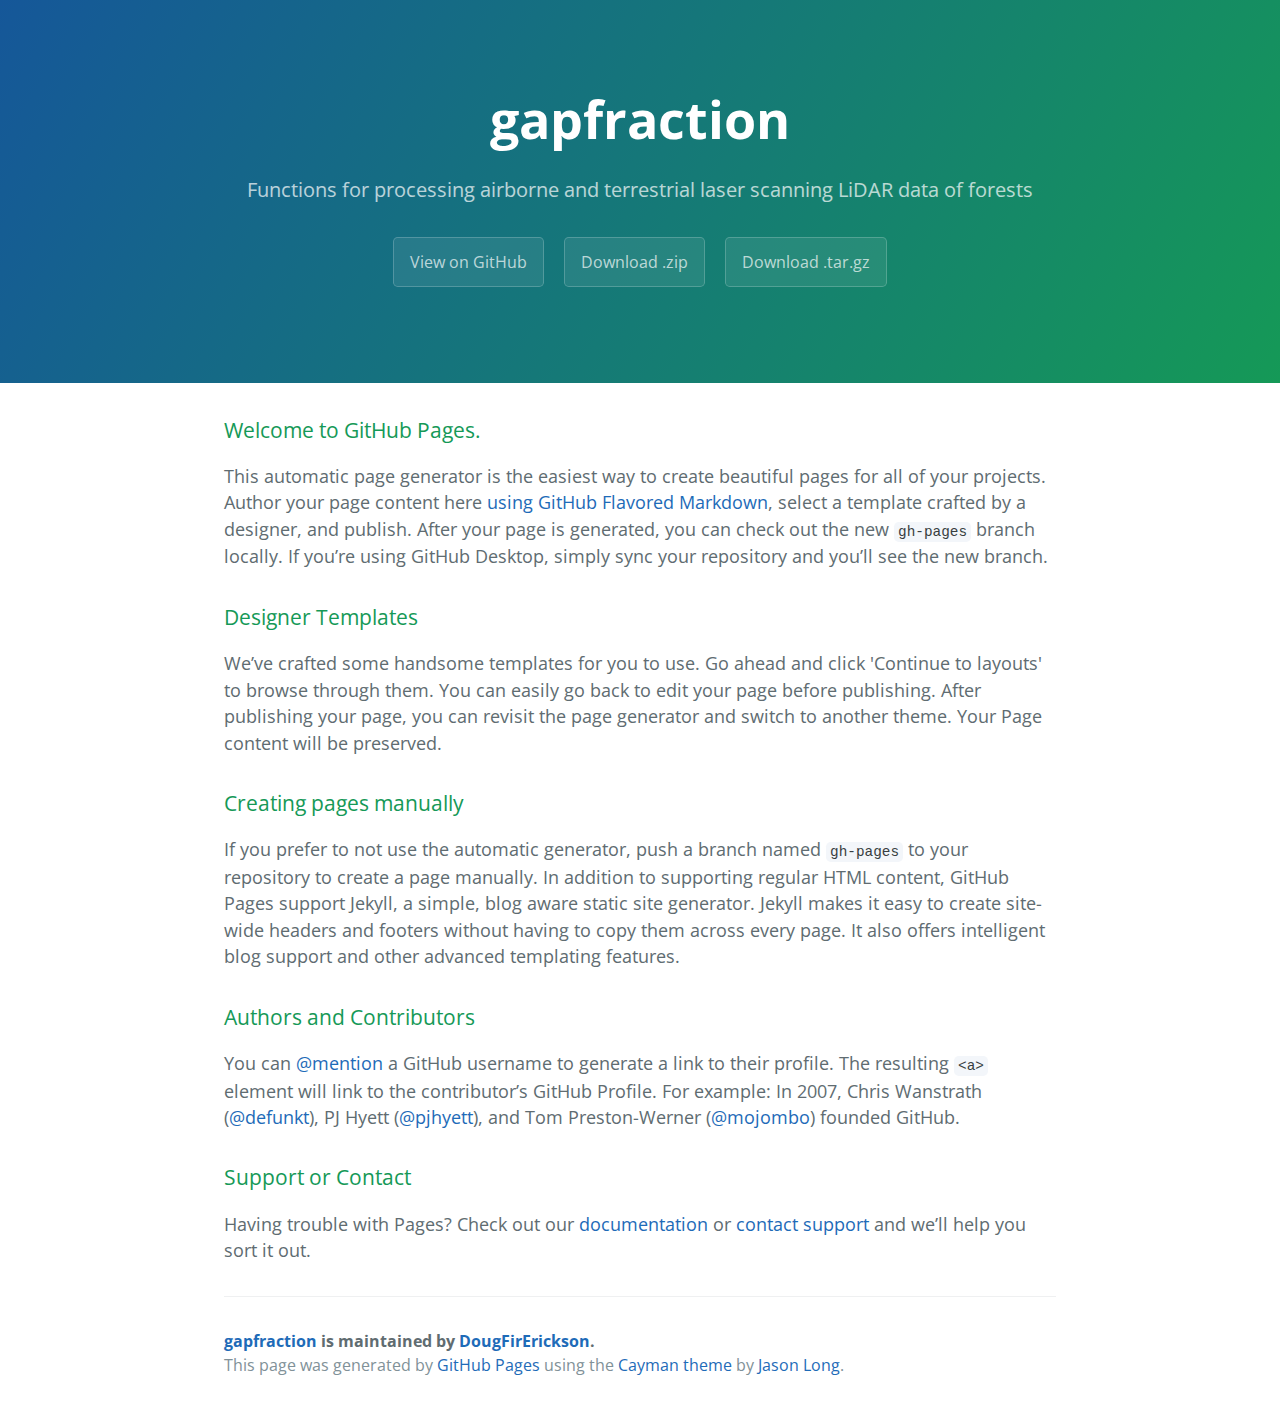
<file: index.html>
<!DOCTYPE html>
<html lang="en-us">
  <head>
    <meta charset="UTF-8">
    <title>gapfraction by DougFirErickson</title>
    <meta name="viewport" content="width=device-width, initial-scale=1">
    <link rel="stylesheet" type="text/css" href="stylesheets/normalize.css" media="screen">
    <link href='https://fonts.googleapis.com/css?family=Open+Sans:400,700' rel='stylesheet' type='text/css'>
    <link rel="stylesheet" type="text/css" href="stylesheets/stylesheet.css" media="screen">
    <link rel="stylesheet" type="text/css" href="stylesheets/github-light.css" media="screen">
  </head>
  <body>
    <section class="page-header">
      <h1 class="project-name">gapfraction</h1>
      <h2 class="project-tagline">Functions for processing airborne and terrestrial laser scanning LiDAR data of forests</h2>
      <a href="https://github.com/DougFirErickson/gapfraction" class="btn">View on GitHub</a>
      <a href="https://github.com/DougFirErickson/gapfraction/zipball/master" class="btn">Download .zip</a>
      <a href="https://github.com/DougFirErickson/gapfraction/tarball/master" class="btn">Download .tar.gz</a>
    </section>

    <section class="main-content">
      <h3>
<a id="welcome-to-github-pages" class="anchor" href="#welcome-to-github-pages" aria-hidden="true"><span aria-hidden="true" class="octicon octicon-link"></span></a>Welcome to GitHub Pages.</h3>

<p>This automatic page generator is the easiest way to create beautiful pages for all of your projects. Author your page content here <a href="https://guides.github.com/features/mastering-markdown/">using GitHub Flavored Markdown</a>, select a template crafted by a designer, and publish. After your page is generated, you can check out the new <code>gh-pages</code> branch locally. If you’re using GitHub Desktop, simply sync your repository and you’ll see the new branch.</p>

<h3>
<a id="designer-templates" class="anchor" href="#designer-templates" aria-hidden="true"><span aria-hidden="true" class="octicon octicon-link"></span></a>Designer Templates</h3>

<p>We’ve crafted some handsome templates for you to use. Go ahead and click 'Continue to layouts' to browse through them. You can easily go back to edit your page before publishing. After publishing your page, you can revisit the page generator and switch to another theme. Your Page content will be preserved.</p>

<h3>
<a id="creating-pages-manually" class="anchor" href="#creating-pages-manually" aria-hidden="true"><span aria-hidden="true" class="octicon octicon-link"></span></a>Creating pages manually</h3>

<p>If you prefer to not use the automatic generator, push a branch named <code>gh-pages</code> to your repository to create a page manually. In addition to supporting regular HTML content, GitHub Pages support Jekyll, a simple, blog aware static site generator. Jekyll makes it easy to create site-wide headers and footers without having to copy them across every page. It also offers intelligent blog support and other advanced templating features.</p>

<h3>
<a id="authors-and-contributors" class="anchor" href="#authors-and-contributors" aria-hidden="true"><span aria-hidden="true" class="octicon octicon-link"></span></a>Authors and Contributors</h3>

<p>You can <a href="https://help.github.com/articles/basic-writing-and-formatting-syntax/#mentioning-users-and-teams" class="user-mention">@mention</a> a GitHub username to generate a link to their profile. The resulting <code>&lt;a&gt;</code> element will link to the contributor’s GitHub Profile. For example: In 2007, Chris Wanstrath (<a href="https://github.com/defunkt" class="user-mention">@defunkt</a>), PJ Hyett (<a href="https://github.com/pjhyett" class="user-mention">@pjhyett</a>), and Tom Preston-Werner (<a href="https://github.com/mojombo" class="user-mention">@mojombo</a>) founded GitHub.</p>

<h3>
<a id="support-or-contact" class="anchor" href="#support-or-contact" aria-hidden="true"><span aria-hidden="true" class="octicon octicon-link"></span></a>Support or Contact</h3>

<p>Having trouble with Pages? Check out our <a href="https://help.github.com/pages">documentation</a> or <a href="https://github.com/contact">contact support</a> and we’ll help you sort it out.</p>

      <footer class="site-footer">
        <span class="site-footer-owner"><a href="https://github.com/DougFirErickson/gapfraction">gapfraction</a> is maintained by <a href="https://github.com/DougFirErickson">DougFirErickson</a>.</span>

        <span class="site-footer-credits">This page was generated by <a href="https://pages.github.com">GitHub Pages</a> using the <a href="https://github.com/jasonlong/cayman-theme">Cayman theme</a> by <a href="https://twitter.com/jasonlong">Jason Long</a>.</span>
      </footer>

    </section>

  
  </body>
</html>
</file>
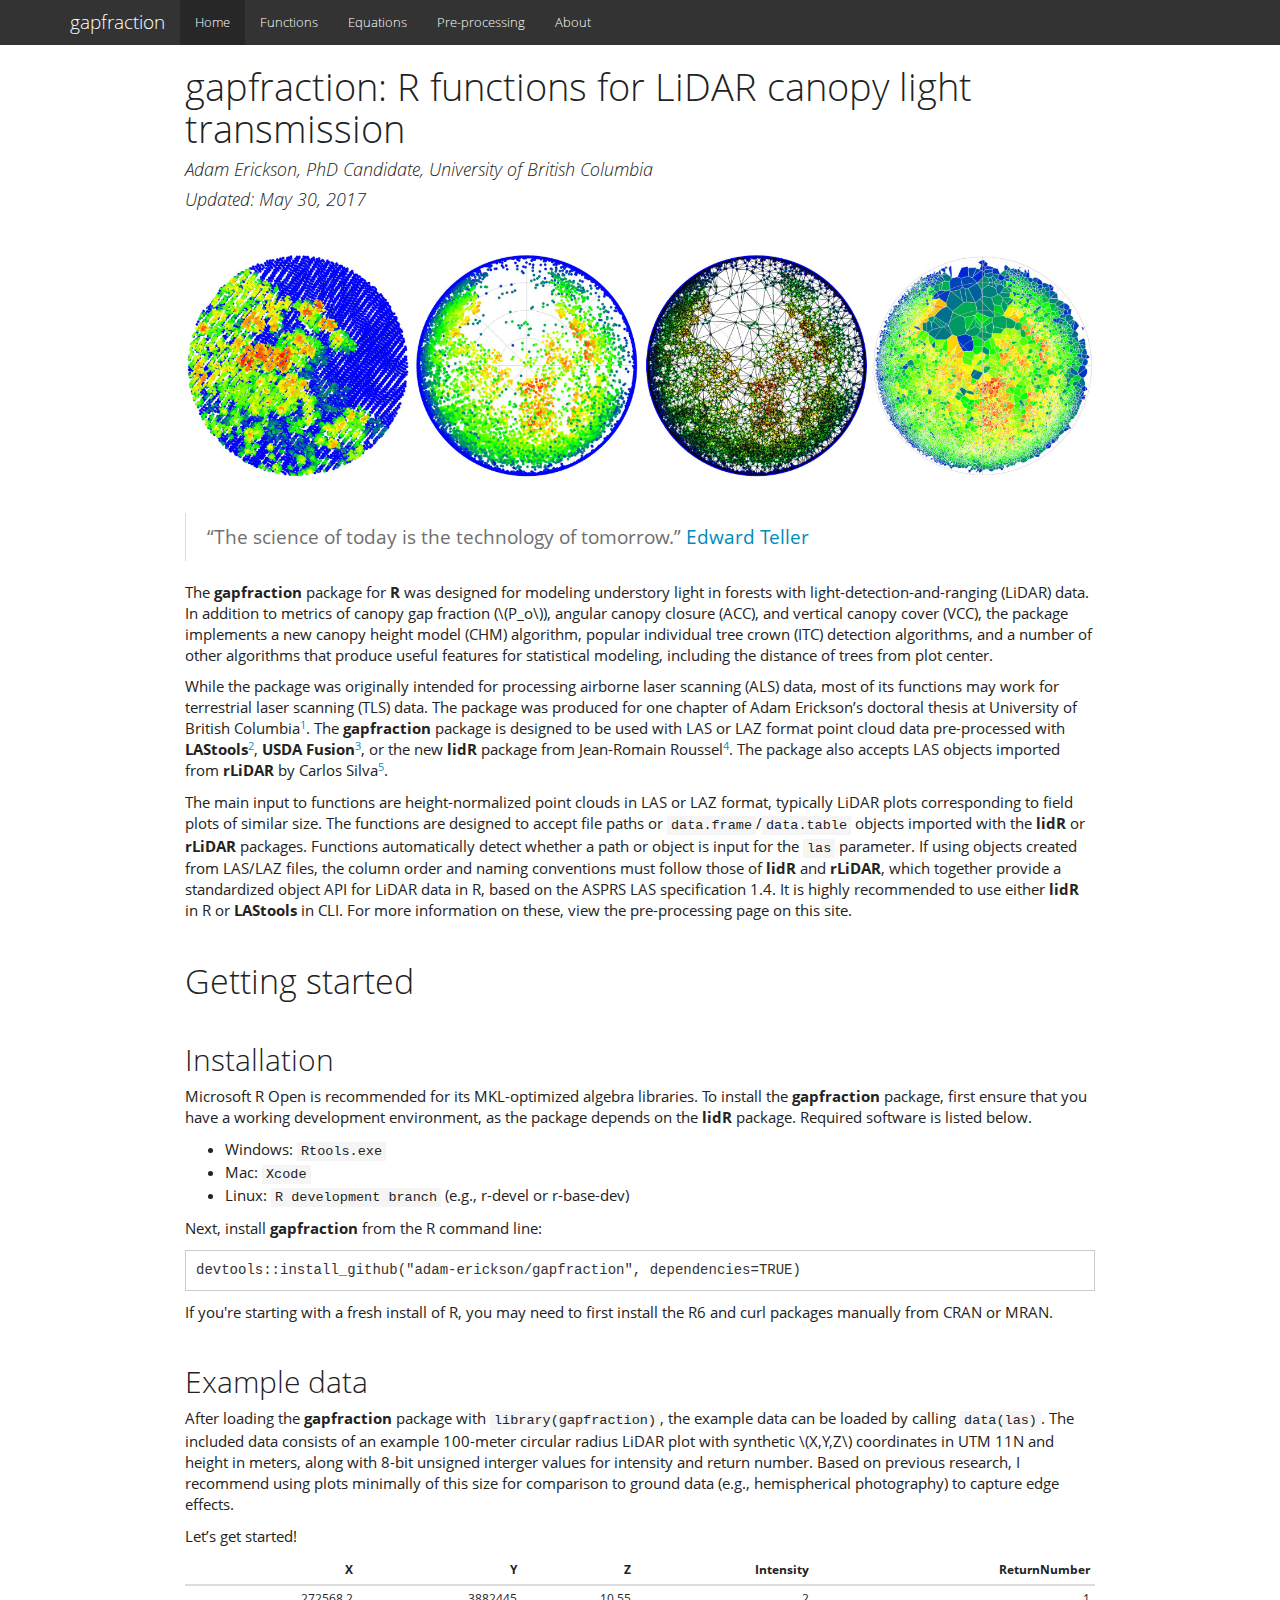
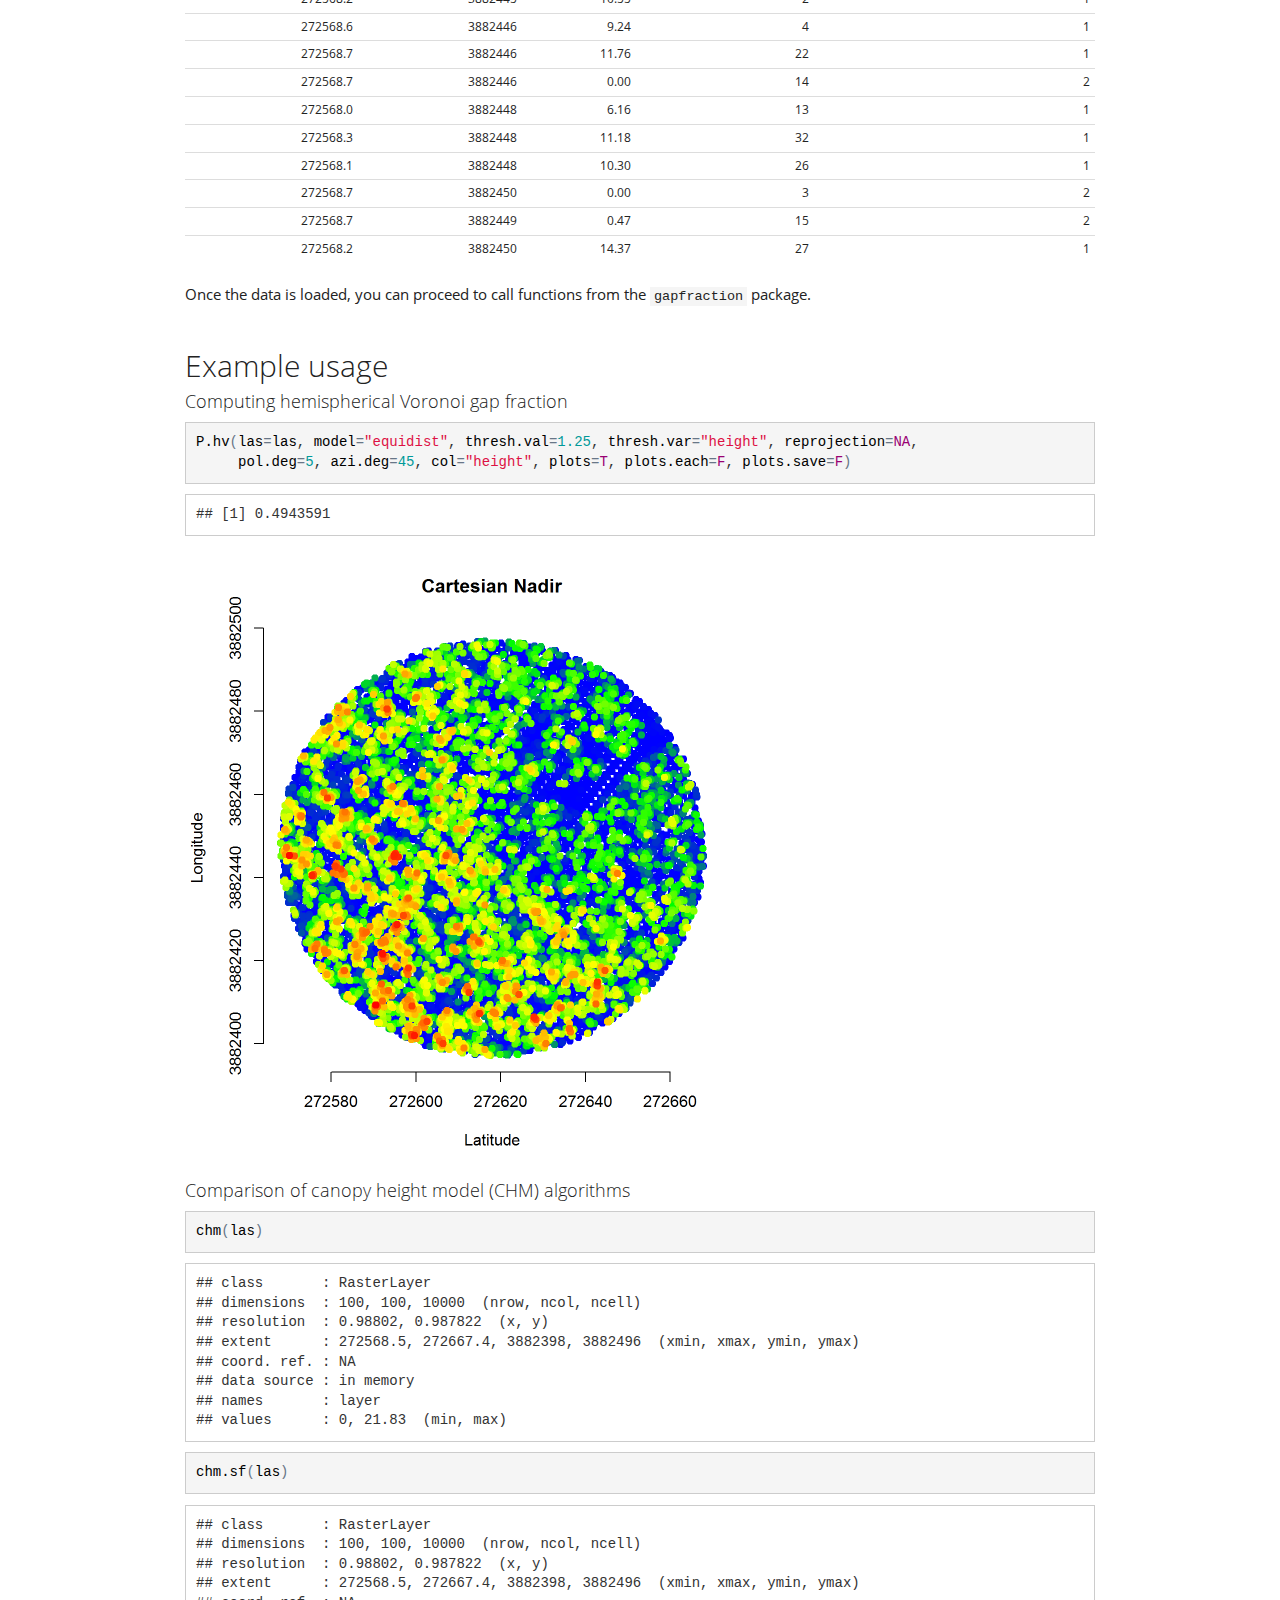
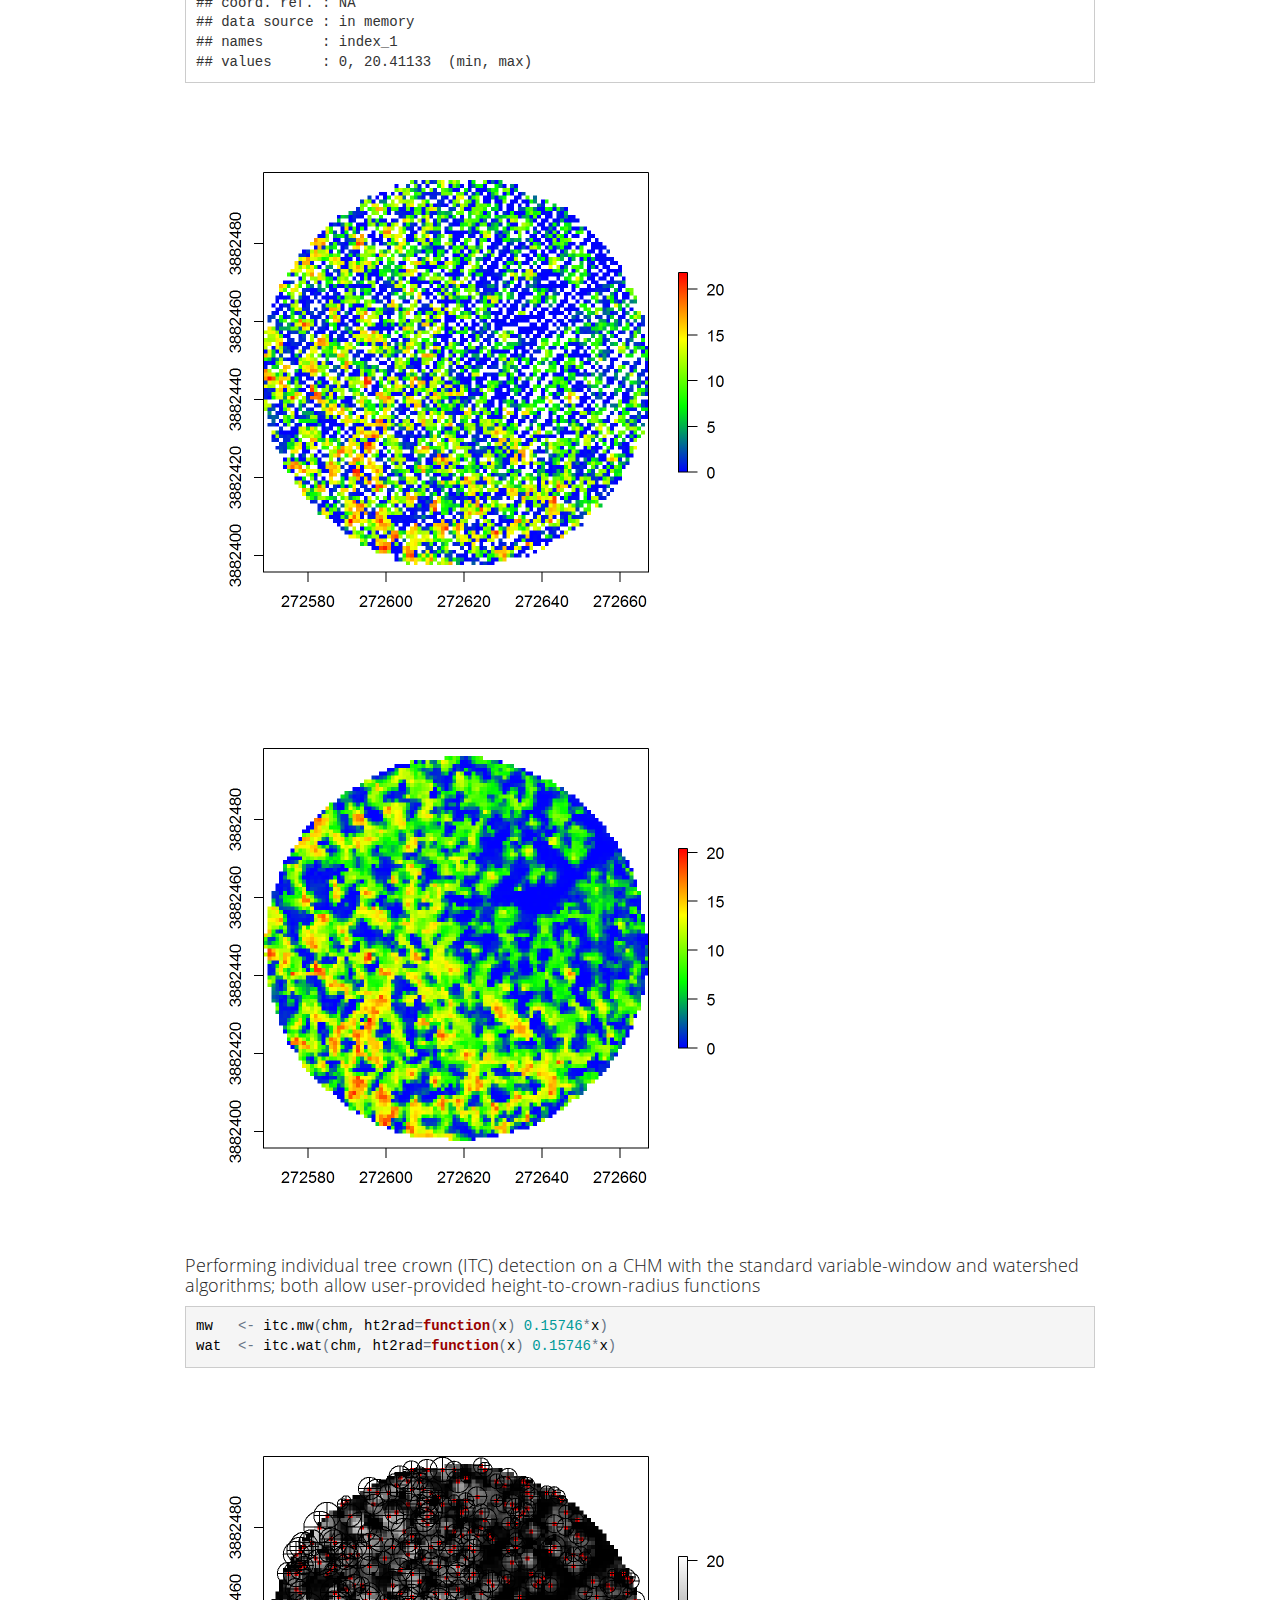
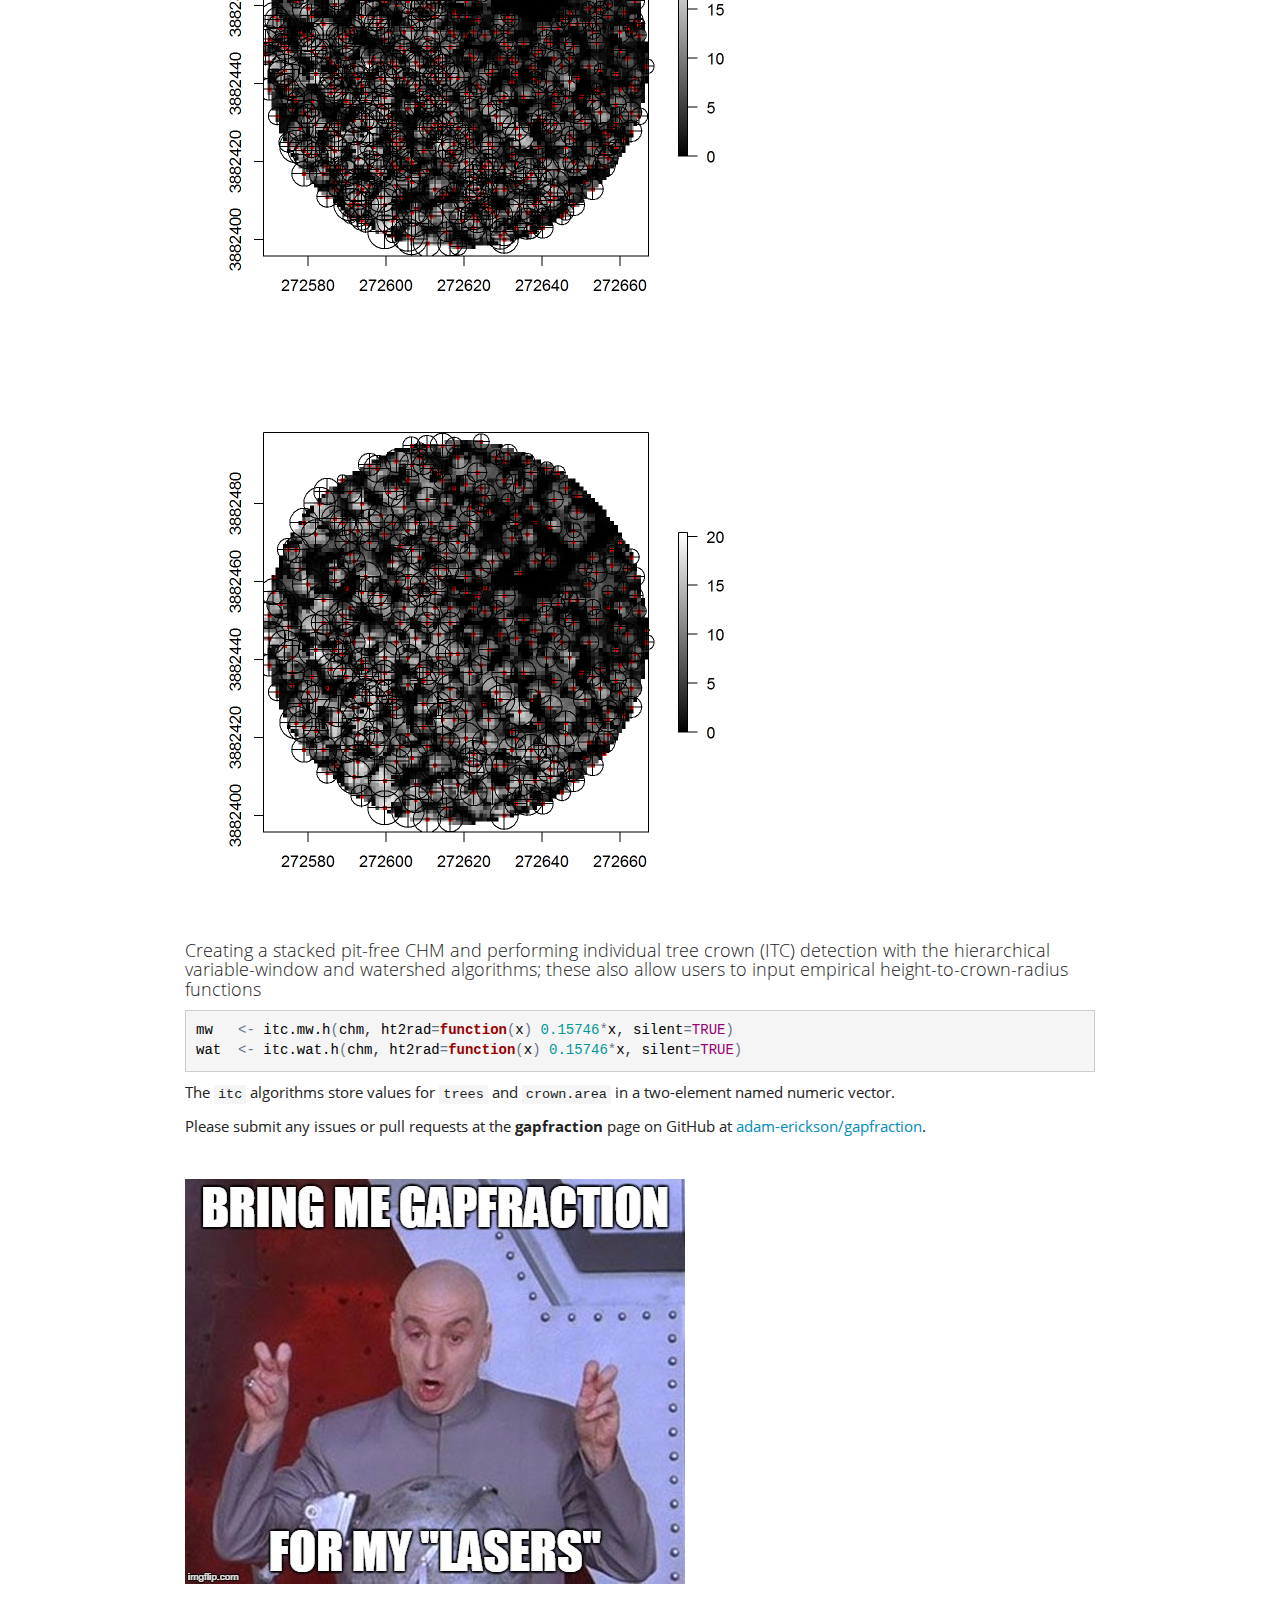
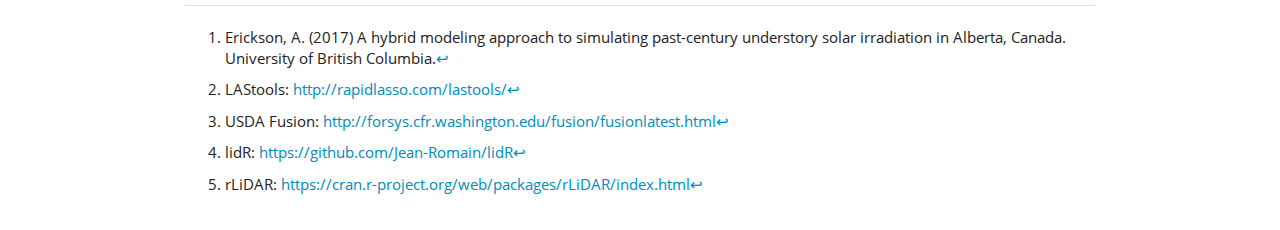
<file: docs/index.html>
<!DOCTYPE html>

<html xmlns="http://www.w3.org/1999/xhtml">

<head>

<meta charset="utf-8" />
<meta http-equiv="Content-Type" content="text/html; charset=utf-8" />
<meta name="generator" content="pandoc" />




<title>gapfraction: R functions for LiDAR canopy light transmission</title>

<script src="site_libs/jquery-1.11.3/jquery.min.js"></script>
<meta name="viewport" content="width=device-width, initial-scale=1" />
<link href="site_libs/bootstrap-3.3.5/css/yeti.min.css" rel="stylesheet" />
<script src="site_libs/bootstrap-3.3.5/js/bootstrap.min.js"></script>
<script src="site_libs/bootstrap-3.3.5/shim/html5shiv.min.js"></script>
<script src="site_libs/bootstrap-3.3.5/shim/respond.min.js"></script>
<script src="site_libs/navigation-1.1/tabsets.js"></script>
<link href="site_libs/highlightjs-1.1/default.css" rel="stylesheet" />
<script src="site_libs/highlightjs-1.1/highlight.js"></script>

<style type="text/css">code{white-space: pre;}</style>
<style type="text/css">
  pre:not([class]) {
    background-color: white;
  }
</style>
<script type="text/javascript">
if (window.hljs && document.readyState && document.readyState === "complete") {
   window.setTimeout(function() {
      hljs.initHighlighting();
   }, 0);
}
</script>



<style type="text/css">
h1 {
  font-size: 34px;
}
h1.title {
  font-size: 38px;
}
h2 {
  font-size: 30px;
}
h3 {
  font-size: 24px;
}
h4 {
  font-size: 18px;
}
h5 {
  font-size: 16px;
}
h6 {
  font-size: 12px;
}
.table th:not([align]) {
  text-align: left;
}
</style>


</head>

<body>

<style type = "text/css">
.main-container {
  max-width: 940px;
  margin-left: auto;
  margin-right: auto;
}
code {
  color: inherit;
  background-color: rgba(0, 0, 0, 0.04);
}
img {
  max-width:100%;
  height: auto;
}
.tabbed-pane {
  padding-top: 12px;
}
button.code-folding-btn:focus {
  outline: none;
}
</style>


<style type="text/css">
/* padding for bootstrap navbar */
body {
  padding-top: 45px;
  padding-bottom: 40px;
}
/* offset scroll position for anchor links (for fixed navbar)  */
.section h1 {
  padding-top: 50px;
  margin-top: -50px;
}

.section h2 {
  padding-top: 50px;
  margin-top: -50px;
}
.section h3 {
  padding-top: 50px;
  margin-top: -50px;
}
.section h4 {
  padding-top: 50px;
  margin-top: -50px;
}
.section h5 {
  padding-top: 50px;
  margin-top: -50px;
}
.section h6 {
  padding-top: 50px;
  margin-top: -50px;
}
</style>

<script>
// manage active state of menu based on current page
$(document).ready(function () {
  // active menu anchor
  href = window.location.pathname
  href = href.substr(href.lastIndexOf('/') + 1)
  if (href === "")
    href = "index.html";
  var menuAnchor = $('a[href="' + href + '"]');

  // mark it active
  menuAnchor.parent().addClass('active');

  // if it's got a parent navbar menu mark it active as well
  menuAnchor.closest('li.dropdown').addClass('active');
});
</script>


<div class="container-fluid main-container">

<!-- tabsets -->
<script>
$(document).ready(function () {
  window.buildTabsets("TOC");
});
</script>

<!-- code folding -->






<div class="navbar navbar-default  navbar-fixed-top" role="navigation">
  <div class="container">
    <div class="navbar-header">
      <button type="button" class="navbar-toggle collapsed" data-toggle="collapse" data-target="#navbar">
        <span class="icon-bar"></span>
        <span class="icon-bar"></span>
        <span class="icon-bar"></span>
      </button>
      <a class="navbar-brand" href="index.html">gapfraction</a>
    </div>
    <div id="navbar" class="navbar-collapse collapse">
      <ul class="nav navbar-nav">
        <li>
  <a href="index.html">Home</a>
</li>
<li>
  <a href="functions.html">Functions</a>
</li>
<li>
  <a href="equations.html">Equations</a>
</li>
<li>
  <a href="preprocessing.html">Pre-processing</a>
</li>
<li>
  <a href="about.html">About</a>
</li>
      </ul>
      <ul class="nav navbar-nav navbar-right">
        
      </ul>
    </div><!--/.nav-collapse -->
  </div><!--/.container -->
</div><!--/.navbar -->

<div class="fluid-row" id="header">



<h1 class="title toc-ignore">gapfraction: R functions for LiDAR canopy light transmission</h1>
<h4 class="author"><em>Adam Erickson, PhD Candidate, University of British Columbia</em></h4>
<h4 class="date"><em>Updated: May 30, 2017</em></h4>

</div>


<!-- [Voronoi equation reference]("http://e-collection.library.ethz.ch/view/eth:3321") -->
<p><br></p>
<div class="figure">
<img src="plots_1600.jpg" />

</div>
<p><br></p>
<blockquote>
<p>“The science of today is the technology of tomorrow.” <a href="http://news.stanford.edu/news/2003/september24/tellerobit-924.html">Edward Teller</a></p>
</blockquote>
<p>The <strong>gapfraction</strong> package for <strong>R</strong> was designed for modeling understory light in forests with light-detection-and-ranging (LiDAR) data. In addition to metrics of canopy gap fraction (<span class="math inline">\(P_o\)</span>), angular canopy closure (ACC), and vertical canopy cover (VCC), the package implements a new canopy height model (CHM) algorithm, popular individual tree crown (ITC) detection algorithms, and a number of other algorithms that produce useful features for statistical modeling, including the distance of trees from plot center.</p>
<p>While the package was originally intended for processing airborne laser scanning (ALS) data, most of its functions may work for terrestrial laser scanning (TLS) data. The package was produced for one chapter of Adam Erickson’s doctoral thesis at University of British Columbia<a href="#fn1" class="footnoteRef" id="fnref1"><sup>1</sup></a>. The <strong>gapfraction</strong> package is designed to be used with LAS or LAZ format point cloud data pre-processed with <strong>LAStools</strong><a href="#fn2" class="footnoteRef" id="fnref2"><sup>2</sup></a>, <strong>USDA Fusion</strong><a href="#fn3" class="footnoteRef" id="fnref3"><sup>3</sup></a>, or the new <strong>lidR</strong> package from Jean-Romain Roussel<a href="#fn4" class="footnoteRef" id="fnref4"><sup>4</sup></a>. The package also accepts LAS objects imported from <strong>rLiDAR</strong> by Carlos Silva<a href="#fn5" class="footnoteRef" id="fnref5"><sup>5</sup></a>.</p>
<p>The main input to functions are height-normalized point clouds in LAS or LAZ format, typically LiDAR plots corresponding to field plots of similar size. The functions are designed to accept file paths or <code>data.frame</code>/<code>data.table</code> objects imported with the <strong>lidR</strong> or <strong>rLiDAR</strong> packages. Functions automatically detect whether a path or object is input for the <code>las</code> parameter. If using objects created from LAS/LAZ files, the column order and naming conventions must follow those of <strong>lidR</strong> and <strong>rLiDAR</strong>, which together provide a standardized object API for LiDAR data in R, based on the ASPRS LAS specification 1.4. It is highly recommended to use either <strong>lidR</strong> in R or <strong>LAStools</strong> in CLI. For more information on these, view the pre-processing page on this site.</p>
<p><br></p>
<div id="getting-started" class="section level1">
<h1>Getting started</h1>
<p><br></p>
<div id="installation" class="section level2">
<h2>Installation</h2>
<p>Microsoft R Open is recommended for its MKL-optimized algebra libraries. To install the <strong>gapfraction</strong> package, first ensure that you have a working development environment, as the package depends on the <strong>lidR</strong> package. Required software is listed below.</p>
<ul>
<li>Windows: <code>Rtools.exe</code></li>
<li>Mac: <code>Xcode</code></li>
<li>Linux: <code>R development branch</code> (e.g., r-devel or r-base-dev)</li>
</ul>
<p>Next, install <strong>gapfraction</strong> from the R command line:</p>
<pre><code>devtools::install_github(&quot;adam-erickson/gapfraction&quot;, dependencies=TRUE)</code></pre>
<p>If you're starting with a fresh install of R, you may need to first install the R6 and curl packages manually from CRAN or MRAN.</p>
<p><br></p>
</div>
<div id="example-data" class="section level2">
<h2>Example data</h2>
<p>After loading the <strong>gapfraction</strong> package with <code>library(gapfraction)</code>, the example data can be loaded by calling <code>data(las)</code>. The included data consists of an example 100-meter circular radius LiDAR plot with synthetic <span class="math inline">\(X,Y,Z\)</span> coordinates in UTM 11N and height in meters, along with 8-bit unsigned interger values for intensity and return number. Based on previous research, I recommend using plots minimally of this size for comparison to ground data (e.g., hemispherical photography) to capture edge effects.</p>
<p>Let’s get started!</p>
<table>
<thead>
<tr class="header">
<th align="right">X</th>
<th align="right">Y</th>
<th align="right">Z</th>
<th align="right">Intensity</th>
<th align="right">ReturnNumber</th>
</tr>
</thead>
<tbody>
<tr class="odd">
<td align="right">272568.2</td>
<td align="right">3882445</td>
<td align="right">10.55</td>
<td align="right">2</td>
<td align="right">1</td>
</tr>
<tr class="even">
<td align="right">272568.6</td>
<td align="right">3882446</td>
<td align="right">9.24</td>
<td align="right">4</td>
<td align="right">1</td>
</tr>
<tr class="odd">
<td align="right">272568.7</td>
<td align="right">3882446</td>
<td align="right">11.76</td>
<td align="right">22</td>
<td align="right">1</td>
</tr>
<tr class="even">
<td align="right">272568.7</td>
<td align="right">3882446</td>
<td align="right">0.00</td>
<td align="right">14</td>
<td align="right">2</td>
</tr>
<tr class="odd">
<td align="right">272568.0</td>
<td align="right">3882448</td>
<td align="right">6.16</td>
<td align="right">13</td>
<td align="right">1</td>
</tr>
<tr class="even">
<td align="right">272568.3</td>
<td align="right">3882448</td>
<td align="right">11.18</td>
<td align="right">32</td>
<td align="right">1</td>
</tr>
<tr class="odd">
<td align="right">272568.1</td>
<td align="right">3882448</td>
<td align="right">10.30</td>
<td align="right">26</td>
<td align="right">1</td>
</tr>
<tr class="even">
<td align="right">272568.7</td>
<td align="right">3882450</td>
<td align="right">0.00</td>
<td align="right">3</td>
<td align="right">2</td>
</tr>
<tr class="odd">
<td align="right">272568.7</td>
<td align="right">3882449</td>
<td align="right">0.47</td>
<td align="right">15</td>
<td align="right">2</td>
</tr>
<tr class="even">
<td align="right">272568.2</td>
<td align="right">3882450</td>
<td align="right">14.37</td>
<td align="right">27</td>
<td align="right">1</td>
</tr>
</tbody>
</table>
<p>Once the data is loaded, you can proceed to call functions from the <code>gapfraction</code> package.</p>
<p><br></p>
</div>
<div id="example-usage" class="section level2">
<h2>Example usage</h2>
<div id="computing-hemispherical-voronoi-gap-fraction" class="section level4">
<h4>Computing hemispherical Voronoi gap fraction</h4>
<pre class="r"><code>P.hv(las=las, model=&quot;equidist&quot;, thresh.val=1.25, thresh.var=&quot;height&quot;, reprojection=NA,
     pol.deg=5, azi.deg=45, col=&quot;height&quot;, plots=T, plots.each=F, plots.save=F)</code></pre>
<pre><code>## [1] 0.4943591</code></pre>
<p><img src="index_files/figure-html/Phv-1.png" width="576" /></p>
</div>
<div id="comparison-of-canopy-height-model-chm-algorithms" class="section level4">
<h4>Comparison of canopy height model (CHM) algorithms</h4>
<pre class="r"><code>chm(las)</code></pre>
<pre><code>## class       : RasterLayer 
## dimensions  : 100, 100, 10000  (nrow, ncol, ncell)
## resolution  : 0.98802, 0.987822  (x, y)
## extent      : 272568.5, 272667.4, 3882398, 3882496  (xmin, xmax, ymin, ymax)
## coord. ref. : NA 
## data source : in memory
## names       : layer 
## values      : 0, 21.83  (min, max)</code></pre>
<pre class="r"><code>chm.sf(las)</code></pre>
<pre><code>## class       : RasterLayer 
## dimensions  : 100, 100, 10000  (nrow, ncol, ncell)
## resolution  : 0.98802, 0.987822  (x, y)
## extent      : 272568.5, 272667.4, 3882398, 3882496  (xmin, xmax, ymin, ymax)
## coord. ref. : NA 
## data source : in memory
## names       : index_1 
## values      : 0, 20.41133  (min, max)</code></pre>
<p><img src="index_files/figure-html/chmplots-1.png" width="576" /><img src="index_files/figure-html/chmplots-2.png" width="576" /></p>
</div>
<div id="performing-individual-tree-crown-itc-detection-on-a-chm-with-the-standard-variable-window-and-watershed-algorithms-both-allow-user-provided-height-to-crown-radius-functions" class="section level4">
<h4>Performing individual tree crown (ITC) detection on a CHM with the standard variable-window and watershed algorithms; both allow user-provided height-to-crown-radius functions</h4>
<pre class="r"><code>mw   &lt;- itc.mw(chm, ht2rad=function(x) 0.15746*x)
wat  &lt;- itc.wat(chm, ht2rad=function(x) 0.15746*x)</code></pre>
<p><img src="index_files/figure-html/stditc-1.png" width="576" /><img src="index_files/figure-html/stditc-2.png" width="576" /></p>
</div>
<div id="[base64]" class="section level4">
<h4>Creating a stacked pit-free CHM and performing individual tree crown (ITC) detection with the hierarchical variable-window and watershed algorithms; these also allow users to input empirical height-to-crown-radius functions</h4>
<pre class="r"><code>mw   &lt;- itc.mw.h(chm, ht2rad=function(x) 0.15746*x, silent=TRUE)
wat  &lt;- itc.wat.h(chm, ht2rad=function(x) 0.15746*x, silent=TRUE)</code></pre>
<p>The <code>itc</code> algorithms store values for <code>trees</code> and <code>crown.area</code> in a two-element named numeric vector.</p>
<p>Please submit any issues or pull requests at the <strong>gapfraction</strong> page on GitHub at <a href="https://github.com/adam-erickson/gapfraction">adam-erickson/gapfraction</a>.</p>
<p><br></p>
<div class="figure">
<img src="drevil.jpg" />

</div>
</div>
</div>
</div>
<div class="footnotes">
<hr />
<ol>
<li id="fn1"><p>Erickson, A. (2017) A hybrid modeling approach to simulating past-century understory solar irradiation in Alberta, Canada. University of British Columbia.<a href="#fnref1">↩</a></p></li>
<li id="fn2"><p>LAStools: <a href="http://rapidlasso.com/lastools/" class="uri">http://rapidlasso.com/lastools/</a><a href="#fnref2">↩</a></p></li>
<li id="fn3"><p>USDA Fusion: <a href="http://forsys.cfr.washington.edu/fusion/fusionlatest.html" class="uri">http://forsys.cfr.washington.edu/fusion/fusionlatest.html</a><a href="#fnref3">↩</a></p></li>
<li id="fn4"><p>lidR: <a href="https://github.com/Jean-Romain/lidR" class="uri">https://github.com/Jean-Romain/lidR</a><a href="#fnref4">↩</a></p></li>
<li id="fn5"><p>rLiDAR: <a href="https://cran.r-project.org/web/packages/rLiDAR/index.html" class="uri">https://cran.r-project.org/web/packages/rLiDAR/index.html</a><a href="#fnref5">↩</a></p></li>
</ol>
</div>




</div>

<script>

// add bootstrap table styles to pandoc tables
function bootstrapStylePandocTables() {
  $('tr.header').parent('thead').parent('table').addClass('table table-condensed');
}
$(document).ready(function () {
  bootstrapStylePandocTables();
});


</script>

<!-- dynamically load mathjax for compatibility with self-contained -->
<script>
  (function () {
    var script = document.createElement("script");
    script.type = "text/javascript";
    script.src  = "https://mathjax.rstudio.com/latest/MathJax.js?config=TeX-AMS-MML_HTMLorMML";
    document.getElementsByTagName("head")[0].appendChild(script);
  })();
</script>

</body>
</html>
</file>
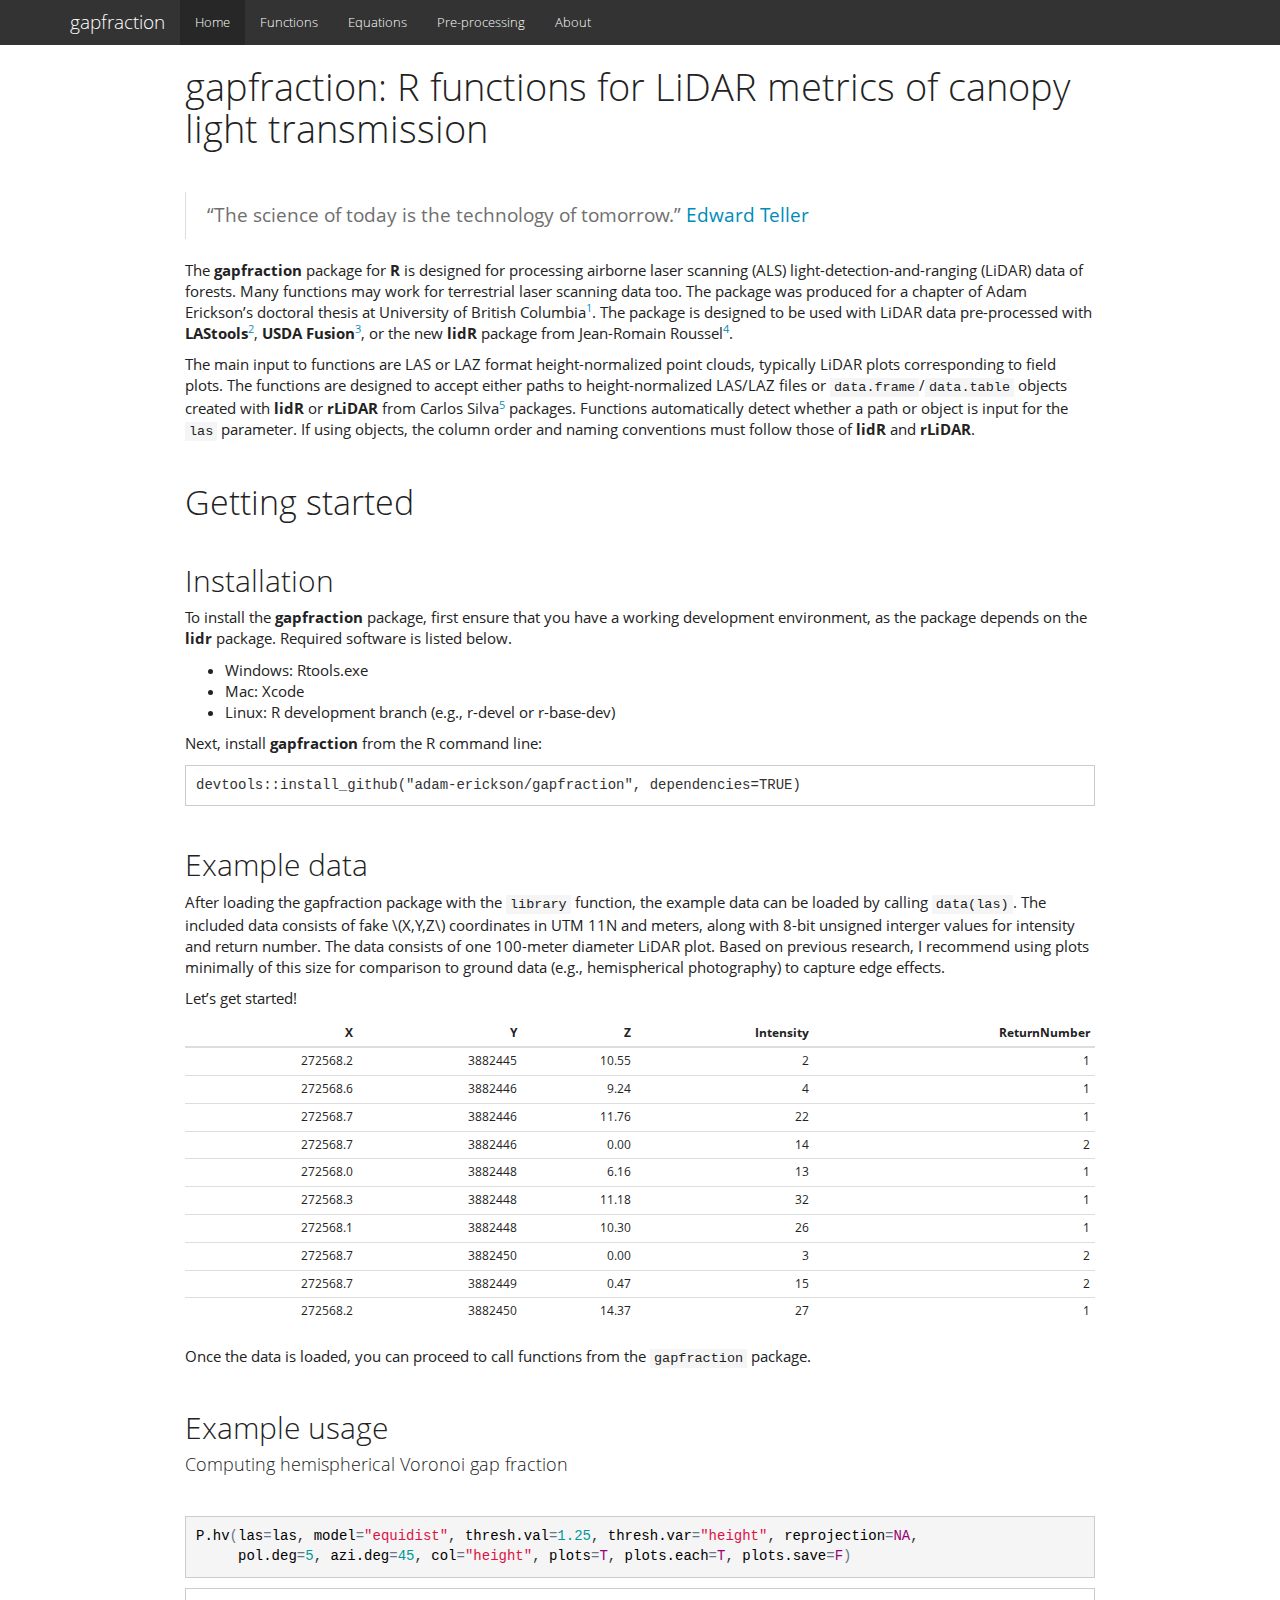
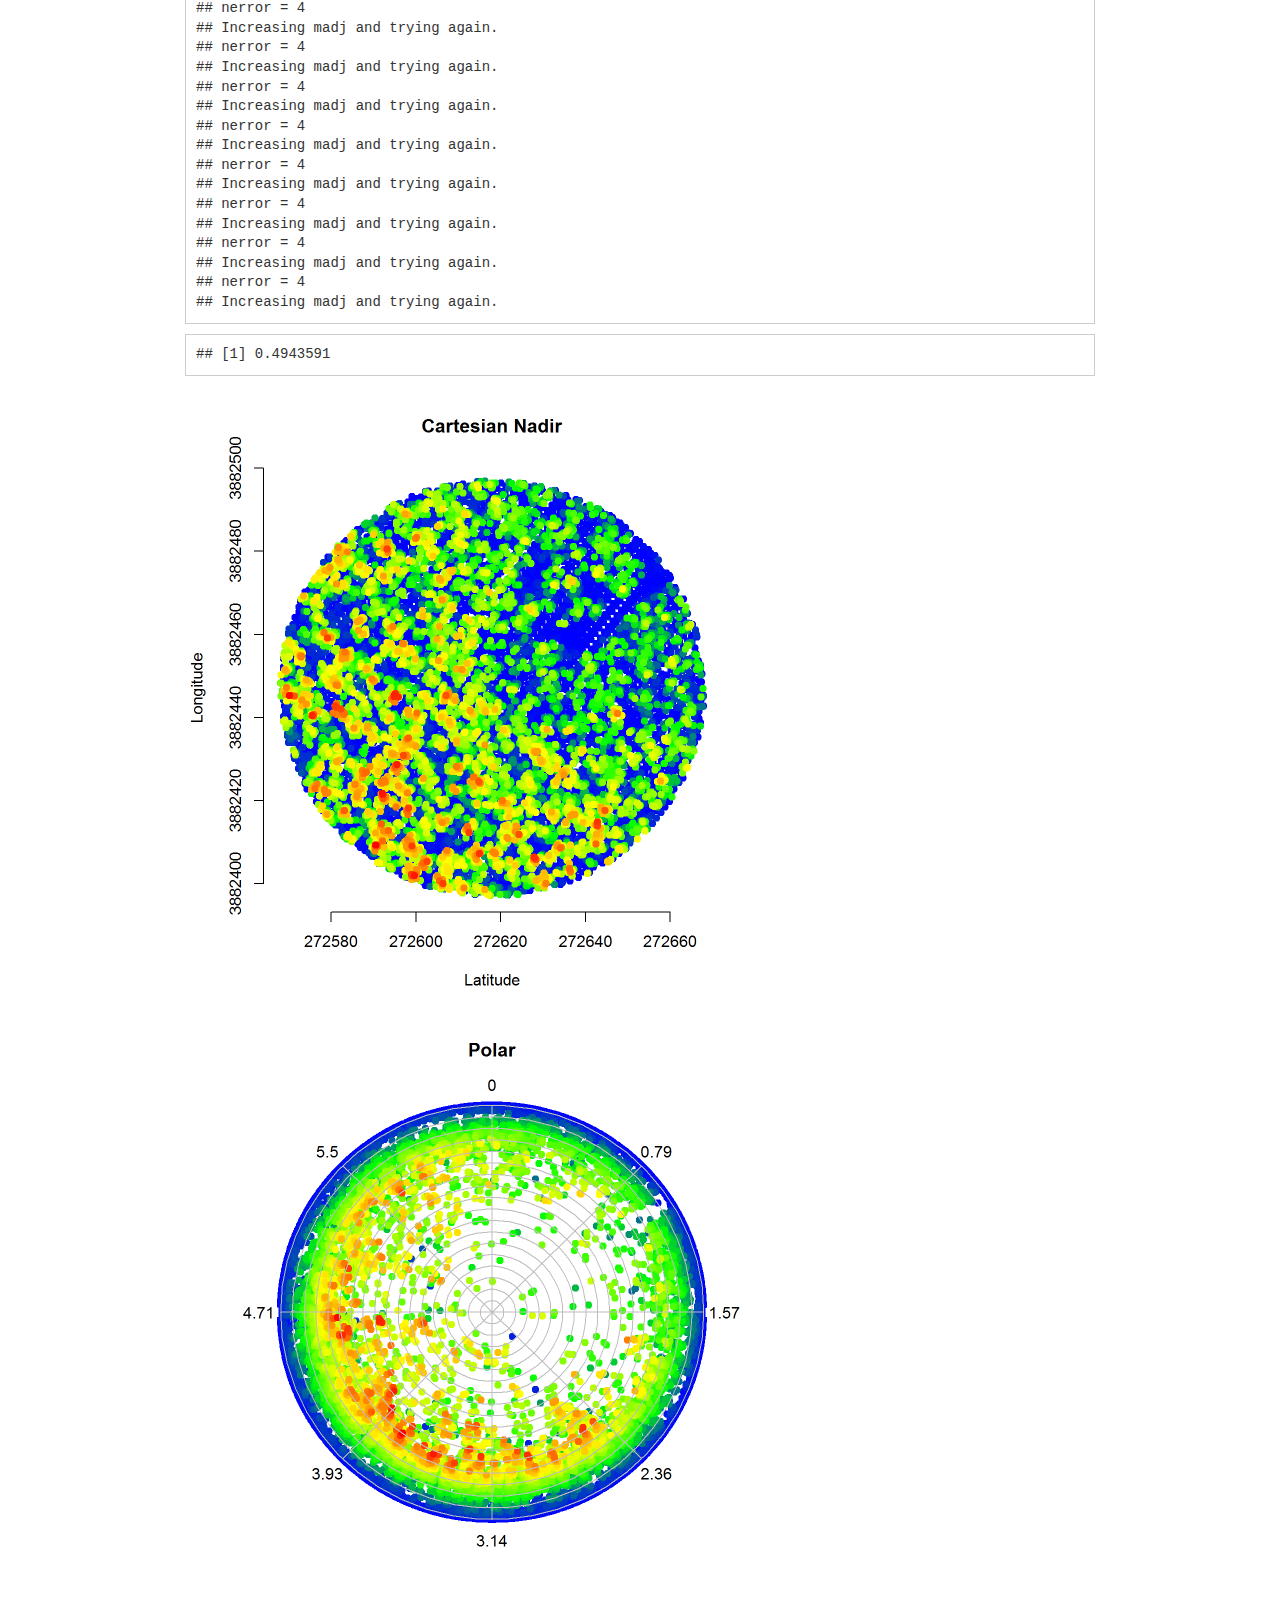
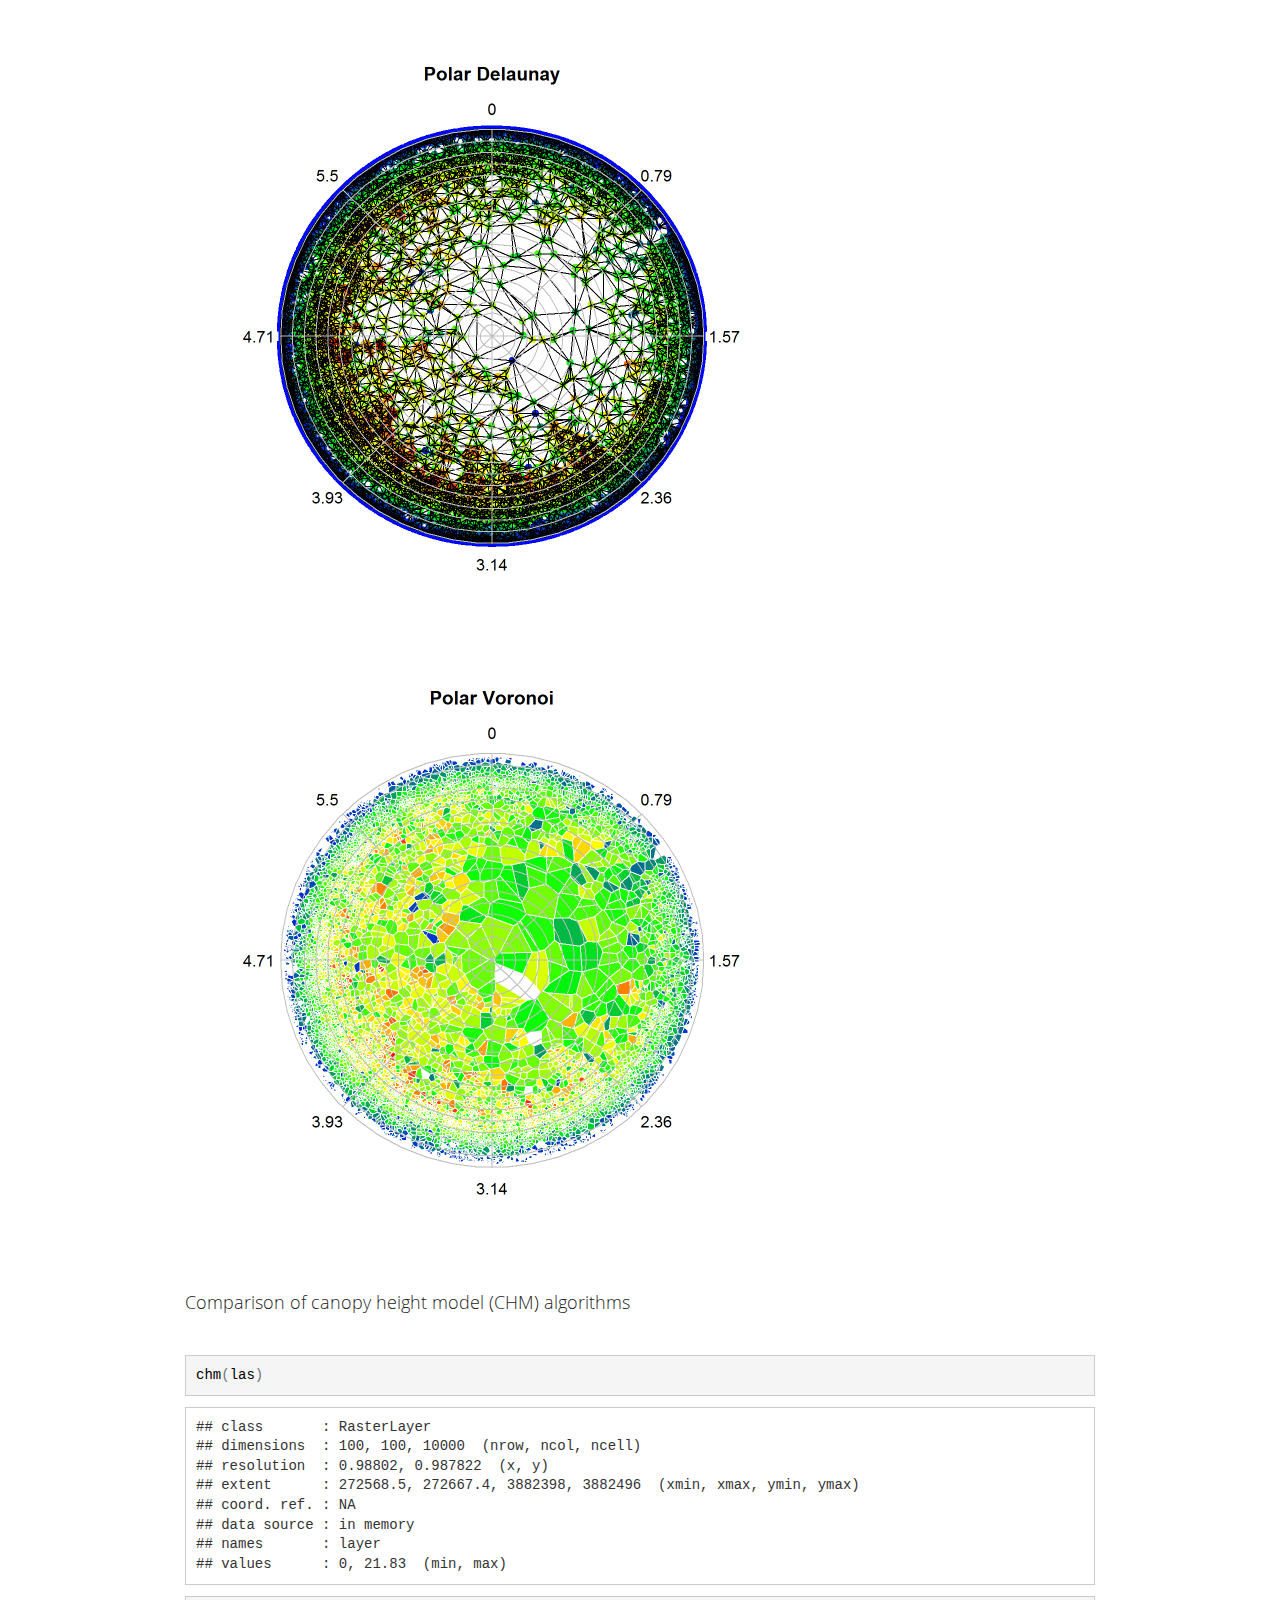
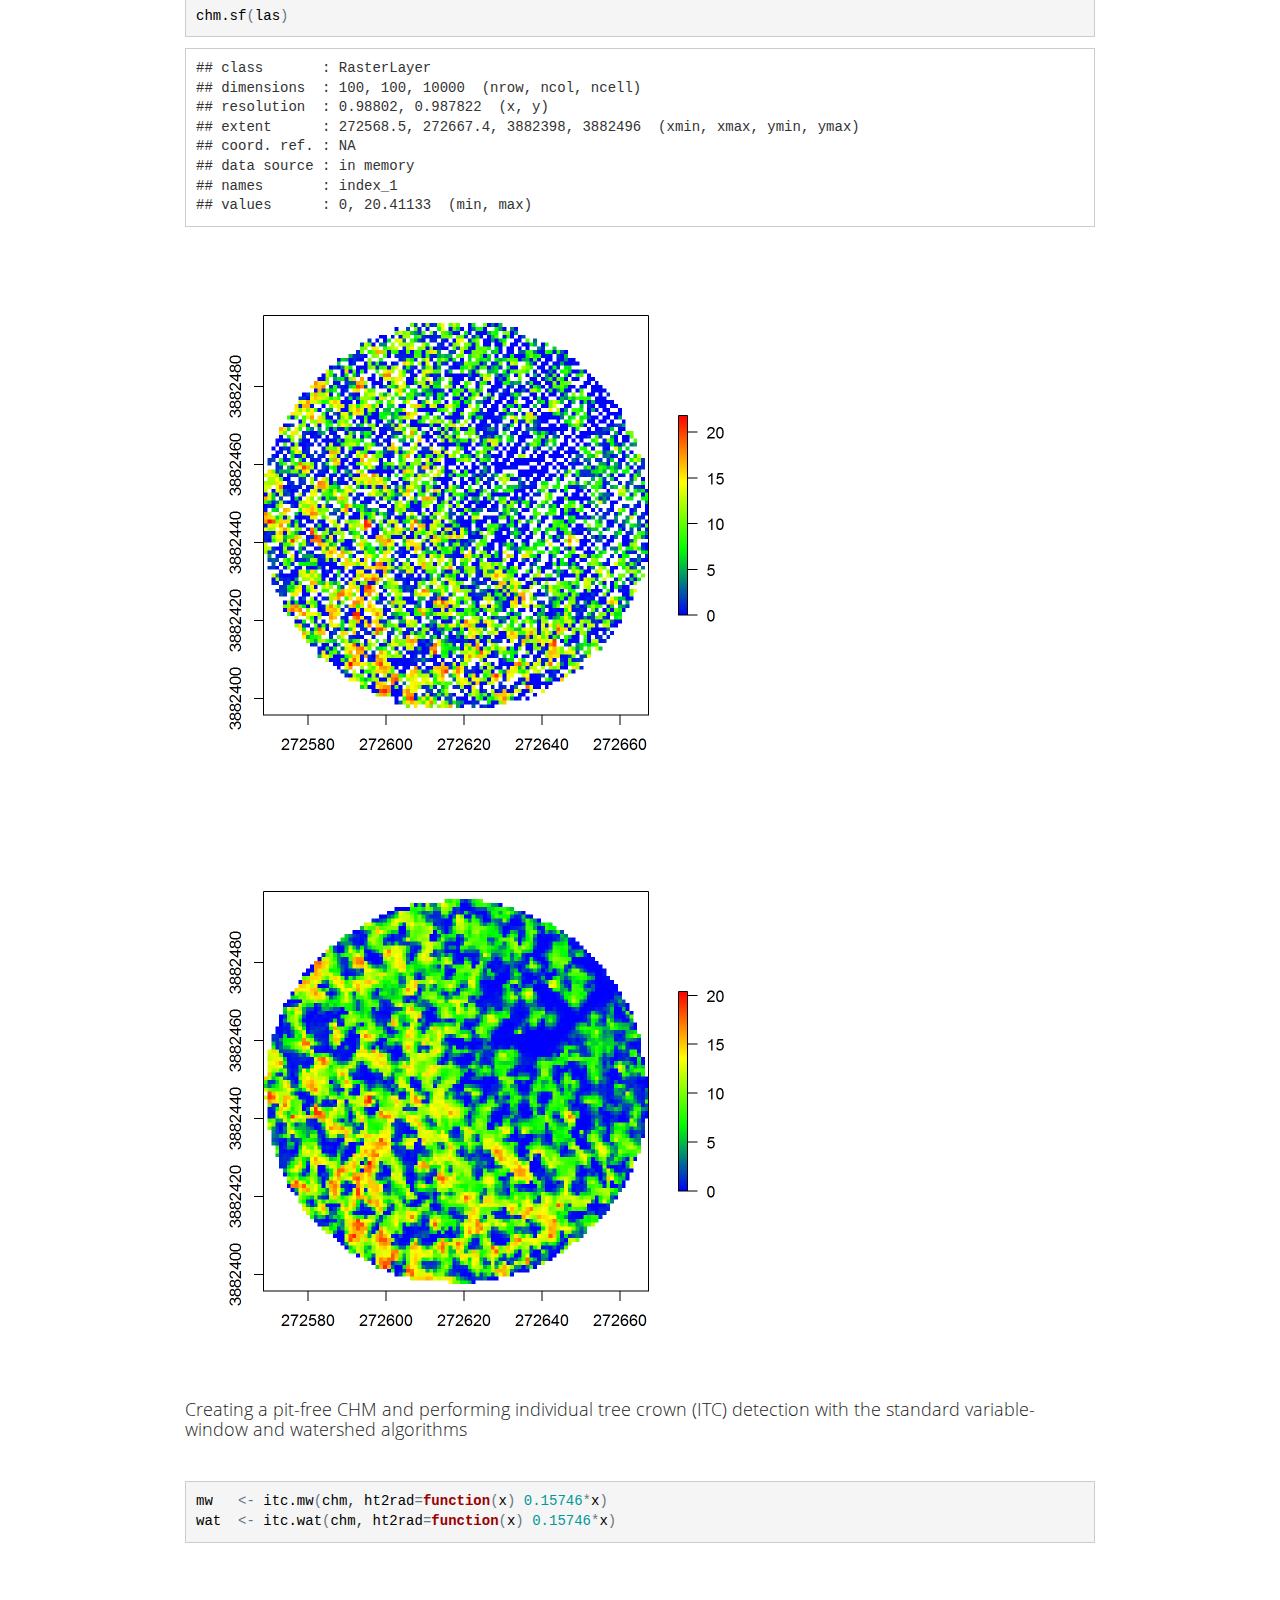
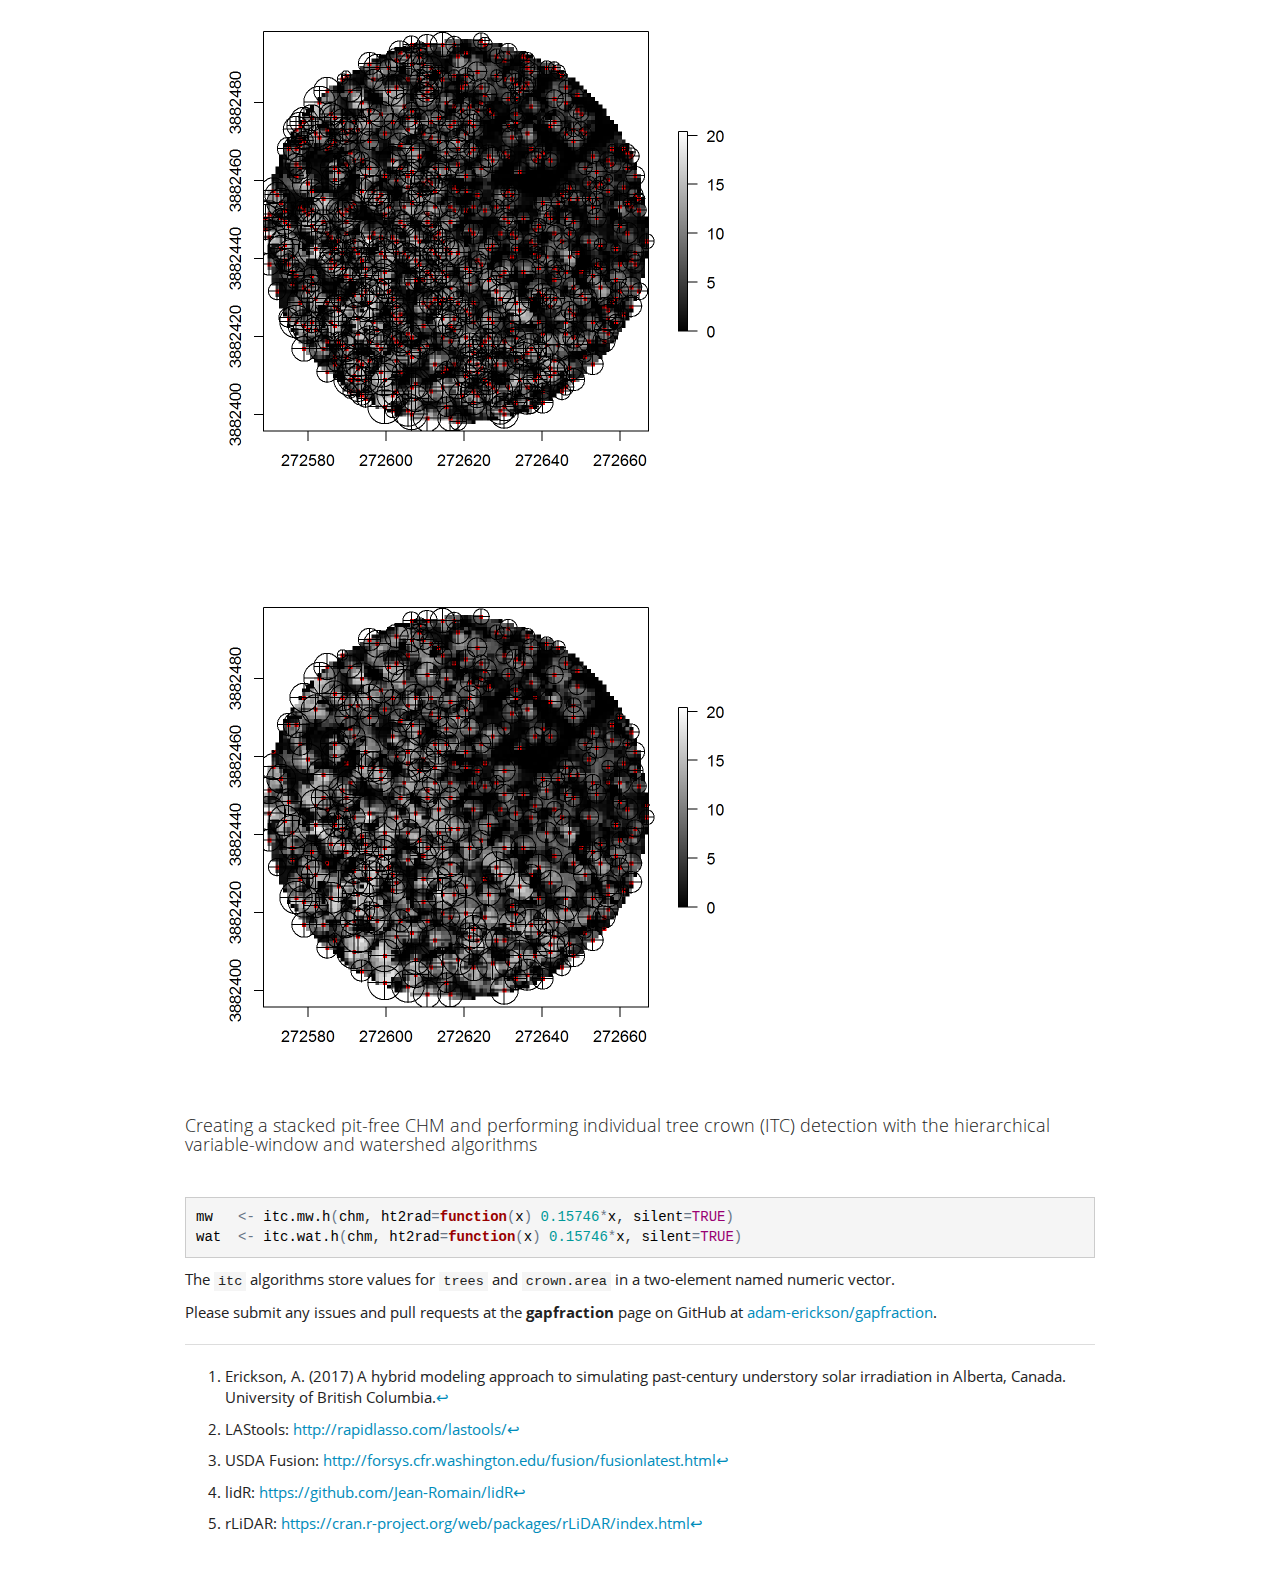
<file: website/docs/index.html>
<!DOCTYPE html>

<html xmlns="http://www.w3.org/1999/xhtml">

<head>

<meta charset="utf-8" />
<meta http-equiv="Content-Type" content="text/html; charset=utf-8" />
<meta name="generator" content="pandoc" />




<title>gapfraction: R functions for LiDAR metrics of canopy light transmission</title>

<script src="site_libs/jquery-1.11.3/jquery.min.js"></script>
<meta name="viewport" content="width=device-width, initial-scale=1" />
<link href="site_libs/bootstrap-3.3.5/css/yeti.min.css" rel="stylesheet" />
<script src="site_libs/bootstrap-3.3.5/js/bootstrap.min.js"></script>
<script src="site_libs/bootstrap-3.3.5/shim/html5shiv.min.js"></script>
<script src="site_libs/bootstrap-3.3.5/shim/respond.min.js"></script>
<script src="site_libs/navigation-1.1/tabsets.js"></script>
<link href="site_libs/highlightjs-1.1/default.css" rel="stylesheet" />
<script src="site_libs/highlightjs-1.1/highlight.js"></script>

<style type="text/css">code{white-space: pre;}</style>
<style type="text/css">
  pre:not([class]) {
    background-color: white;
  }
</style>
<script type="text/javascript">
if (window.hljs && document.readyState && document.readyState === "complete") {
   window.setTimeout(function() {
      hljs.initHighlighting();
   }, 0);
}
</script>



<style type="text/css">
h1 {
  font-size: 34px;
}
h1.title {
  font-size: 38px;
}
h2 {
  font-size: 30px;
}
h3 {
  font-size: 24px;
}
h4 {
  font-size: 18px;
}
h5 {
  font-size: 16px;
}
h6 {
  font-size: 12px;
}
.table th:not([align]) {
  text-align: left;
}
</style>


</head>

<body>

<style type = "text/css">
.main-container {
  max-width: 940px;
  margin-left: auto;
  margin-right: auto;
}
code {
  color: inherit;
  background-color: rgba(0, 0, 0, 0.04);
}
img {
  max-width:100%;
  height: auto;
}
.tabbed-pane {
  padding-top: 12px;
}
button.code-folding-btn:focus {
  outline: none;
}
</style>


<style type="text/css">
/* padding for bootstrap navbar */
body {
  padding-top: 45px;
  padding-bottom: 40px;
}
/* offset scroll position for anchor links (for fixed navbar)  */
.section h1 {
  padding-top: 50px;
  margin-top: -50px;
}

.section h2 {
  padding-top: 50px;
  margin-top: -50px;
}
.section h3 {
  padding-top: 50px;
  margin-top: -50px;
}
.section h4 {
  padding-top: 50px;
  margin-top: -50px;
}
.section h5 {
  padding-top: 50px;
  margin-top: -50px;
}
.section h6 {
  padding-top: 50px;
  margin-top: -50px;
}
</style>

<script>
// manage active state of menu based on current page
$(document).ready(function () {
  // active menu anchor
  href = window.location.pathname
  href = href.substr(href.lastIndexOf('/') + 1)
  if (href === "")
    href = "index.html";
  var menuAnchor = $('a[href="' + href + '"]');

  // mark it active
  menuAnchor.parent().addClass('active');

  // if it's got a parent navbar menu mark it active as well
  menuAnchor.closest('li.dropdown').addClass('active');
});
</script>


<div class="container-fluid main-container">

<!-- tabsets -->
<script>
$(document).ready(function () {
  window.buildTabsets("TOC");
});
</script>

<!-- code folding -->






<div class="navbar navbar-default  navbar-fixed-top" role="navigation">
  <div class="container">
    <div class="navbar-header">
      <button type="button" class="navbar-toggle collapsed" data-toggle="collapse" data-target="#navbar">
        <span class="icon-bar"></span>
        <span class="icon-bar"></span>
        <span class="icon-bar"></span>
      </button>
      <a class="navbar-brand" href="index.html">gapfraction</a>
    </div>
    <div id="navbar" class="navbar-collapse collapse">
      <ul class="nav navbar-nav">
        <li>
  <a href="index.html">Home</a>
</li>
<li>
  <a href="functions.html">Functions</a>
</li>
<li>
  <a href="equations.html">Equations</a>
</li>
<li>
  <a href="preprocessing.html">Pre-processing</a>
</li>
<li>
  <a href="about.html">About</a>
</li>
      </ul>
      <ul class="nav navbar-nav navbar-right">
        
      </ul>
    </div><!--/.nav-collapse -->
  </div><!--/.container -->
</div><!--/.navbar -->

<div class="fluid-row" id="header">



<h1 class="title toc-ignore">gapfraction: R functions for LiDAR metrics of canopy light transmission</h1>

</div>


<!-- [Voronoi equation reference]("http://e-collection.library.ethz.ch/view/eth:3321") -->
<p><br></p>
<blockquote>
<p>“The science of today is the technology of tomorrow.” <a href="%22http://news.stanford.edu/news/2003/september24/tellerobit-924.html%22">Edward Teller</a></p>
</blockquote>
<p>The <strong>gapfraction</strong> package for <strong>R</strong> is designed for processing airborne laser scanning (ALS) light-detection-and-ranging (LiDAR) data of forests. Many functions may work for terrestrial laser scanning data too. The package was produced for a chapter of Adam Erickson’s doctoral thesis at University of British Columbia<a href="#fn1" class="footnoteRef" id="fnref1"><sup>1</sup></a>. The package is designed to be used with LiDAR data pre-processed with <strong>LAStools</strong><a href="#fn2" class="footnoteRef" id="fnref2"><sup>2</sup></a>, <strong>USDA Fusion</strong><a href="#fn3" class="footnoteRef" id="fnref3"><sup>3</sup></a>, or the new <strong>lidR</strong> package from Jean-Romain Roussel<a href="#fn4" class="footnoteRef" id="fnref4"><sup>4</sup></a>.</p>
<p>The main input to functions are LAS or LAZ format height-normalized point clouds, typically LiDAR plots corresponding to field plots. The functions are designed to accept either paths to height-normalized LAS/LAZ files or <code>data.frame</code>/<code>data.table</code> objects created with <strong>lidR</strong> or <strong>rLiDAR</strong> from Carlos Silva<a href="#fn5" class="footnoteRef" id="fnref5"><sup>5</sup></a> packages. Functions automatically detect whether a path or object is input for the <code>las</code> parameter. If using objects, the column order and naming conventions must follow those of <strong>lidR</strong> and <strong>rLiDAR</strong>.</p>
<p><br></p>
<div id="getting-started" class="section level1">
<h1>Getting started</h1>
<p><br></p>
<div id="installation" class="section level2">
<h2>Installation</h2>
<p>To install the <strong>gapfraction</strong> package, first ensure that you have a working development environment, as the package depends on the <strong>lidr</strong> package. Required software is listed below.</p>
<ul>
<li>Windows: Rtools.exe</li>
<li>Mac: Xcode</li>
<li>Linux: R development branch (e.g., r-devel or r-base-dev)</li>
</ul>
<p>Next, install <strong>gapfraction</strong> from the R command line:</p>
<pre><code>devtools::install_github(&quot;adam-erickson/gapfraction&quot;, dependencies=TRUE)</code></pre>
<p><br></p>
</div>
<div id="example-data" class="section level2">
<h2>Example data</h2>
<p>After loading the gapfraction package with the <code>library</code> function, the example data can be loaded by calling <code>data(las)</code>. The included data consists of fake <span class="math inline">\(X,Y,Z\)</span> coordinates in UTM 11N and meters, along with 8-bit unsigned interger values for intensity and return number. The data consists of one 100-meter diameter LiDAR plot. Based on previous research, I recommend using plots minimally of this size for comparison to ground data (e.g., hemispherical photography) to capture edge effects.</p>
<p>Let’s get started!</p>
<table>
<thead>
<tr class="header">
<th align="right">X</th>
<th align="right">Y</th>
<th align="right">Z</th>
<th align="right">Intensity</th>
<th align="right">ReturnNumber</th>
</tr>
</thead>
<tbody>
<tr class="odd">
<td align="right">272568.2</td>
<td align="right">3882445</td>
<td align="right">10.55</td>
<td align="right">2</td>
<td align="right">1</td>
</tr>
<tr class="even">
<td align="right">272568.6</td>
<td align="right">3882446</td>
<td align="right">9.24</td>
<td align="right">4</td>
<td align="right">1</td>
</tr>
<tr class="odd">
<td align="right">272568.7</td>
<td align="right">3882446</td>
<td align="right">11.76</td>
<td align="right">22</td>
<td align="right">1</td>
</tr>
<tr class="even">
<td align="right">272568.7</td>
<td align="right">3882446</td>
<td align="right">0.00</td>
<td align="right">14</td>
<td align="right">2</td>
</tr>
<tr class="odd">
<td align="right">272568.0</td>
<td align="right">3882448</td>
<td align="right">6.16</td>
<td align="right">13</td>
<td align="right">1</td>
</tr>
<tr class="even">
<td align="right">272568.3</td>
<td align="right">3882448</td>
<td align="right">11.18</td>
<td align="right">32</td>
<td align="right">1</td>
</tr>
<tr class="odd">
<td align="right">272568.1</td>
<td align="right">3882448</td>
<td align="right">10.30</td>
<td align="right">26</td>
<td align="right">1</td>
</tr>
<tr class="even">
<td align="right">272568.7</td>
<td align="right">3882450</td>
<td align="right">0.00</td>
<td align="right">3</td>
<td align="right">2</td>
</tr>
<tr class="odd">
<td align="right">272568.7</td>
<td align="right">3882449</td>
<td align="right">0.47</td>
<td align="right">15</td>
<td align="right">2</td>
</tr>
<tr class="even">
<td align="right">272568.2</td>
<td align="right">3882450</td>
<td align="right">14.37</td>
<td align="right">27</td>
<td align="right">1</td>
</tr>
</tbody>
</table>
<p>Once the data is loaded, you can proceed to call functions from the <code>gapfraction</code> package.</p>
<p><br></p>
</div>
<div id="example-usage" class="section level2">
<h2>Example usage</h2>
<div id="computing-hemispherical-voronoi-gap-fraction" class="section level4">
<h4>Computing hemispherical Voronoi gap fraction</h4>
<p><br></p>
<pre class="r"><code>P.hv(las=las, model=&quot;equidist&quot;, thresh.val=1.25, thresh.var=&quot;height&quot;, reprojection=NA,
     pol.deg=5, azi.deg=45, col=&quot;height&quot;, plots=T, plots.each=T, plots.save=F)</code></pre>
<pre><code>## nerror = 4 
## Increasing madj and trying again.
## nerror = 4 
## Increasing madj and trying again.
## nerror = 4 
## Increasing madj and trying again.
## nerror = 4 
## Increasing madj and trying again.
## nerror = 4 
## Increasing madj and trying again.
## nerror = 4 
## Increasing madj and trying again.
## nerror = 4 
## Increasing madj and trying again.
## nerror = 4 
## Increasing madj and trying again.</code></pre>
<pre><code>## [1] 0.4943591</code></pre>
<p><img src="index_files/figure-html/Phv-1.png" width="576" /><img src="index_files/figure-html/Phv-2.png" width="576" /><img src="index_files/figure-html/Phv-3.png" width="576" /><img src="index_files/figure-html/Phv-4.png" width="576" /></p>
</div>
<div id="comparison-of-canopy-height-model-chm-algorithms" class="section level4">
<h4>Comparison of canopy height model (CHM) algorithms</h4>
<p><br></p>
<pre class="r"><code>chm(las)</code></pre>
<pre><code>## class       : RasterLayer 
## dimensions  : 100, 100, 10000  (nrow, ncol, ncell)
## resolution  : 0.98802, 0.987822  (x, y)
## extent      : 272568.5, 272667.4, 3882398, 3882496  (xmin, xmax, ymin, ymax)
## coord. ref. : NA 
## data source : in memory
## names       : layer 
## values      : 0, 21.83  (min, max)</code></pre>
<pre class="r"><code>chm.sf(las)</code></pre>
<pre><code>## class       : RasterLayer 
## dimensions  : 100, 100, 10000  (nrow, ncol, ncell)
## resolution  : 0.98802, 0.987822  (x, y)
## extent      : 272568.5, 272667.4, 3882398, 3882496  (xmin, xmax, ymin, ymax)
## coord. ref. : NA 
## data source : in memory
## names       : index_1 
## values      : 0, 20.41133  (min, max)</code></pre>
<p><img src="index_files/figure-html/chmplots-1.png" width="576" /><img src="index_files/figure-html/chmplots-2.png" width="576" /></p>
</div>
<div id="creating-a-pit-free-chm-and-performing-individual-tree-crown-itc-detection-with-the-standard-variable-window-and-watershed-algorithms" class="section level4">
<h4>Creating a pit-free CHM and performing individual tree crown (ITC) detection with the standard variable-window and watershed algorithms</h4>
<p><br></p>
<pre class="r"><code>mw   &lt;- itc.mw(chm, ht2rad=function(x) 0.15746*x)
wat  &lt;- itc.wat(chm, ht2rad=function(x) 0.15746*x)</code></pre>
<p><img src="index_files/figure-html/stditc-1.png" width="576" /><img src="index_files/figure-html/stditc-2.png" width="576" /></p>
</div>
<div id="creating-a-stacked-pit-free-chm-and-performing-individual-tree-crown-itc-detection-with-the-hierarchical-variable-window-and-watershed-algorithms" class="section level4">
<h4>Creating a stacked pit-free CHM and performing individual tree crown (ITC) detection with the hierarchical variable-window and watershed algorithms</h4>
<p><br></p>
<pre class="r"><code>mw   &lt;- itc.mw.h(chm, ht2rad=function(x) 0.15746*x, silent=TRUE)
wat  &lt;- itc.wat.h(chm, ht2rad=function(x) 0.15746*x, silent=TRUE)</code></pre>
<p>The <code>itc</code> algorithms store values for <code>trees</code> and <code>crown.area</code> in a two-element named numeric vector.</p>
<p>Please submit any issues and pull requests at the <strong>gapfraction</strong> page on GitHub at <a href="%22https://github.com/adam-erickson/gapfraction%22">adam-erickson/gapfraction</a>.</p>
</div>
</div>
</div>
<div class="footnotes">
<hr />
<ol>
<li id="fn1"><p>Erickson, A. (2017) A hybrid modeling approach to simulating past-century understory solar irradiation in Alberta, Canada. University of British Columbia.<a href="#fnref1">↩</a></p></li>
<li id="fn2"><p>LAStools: <a href="http://rapidlasso.com/lastools/" class="uri">http://rapidlasso.com/lastools/</a><a href="#fnref2">↩</a></p></li>
<li id="fn3"><p>USDA Fusion: <a href="http://forsys.cfr.washington.edu/fusion/fusionlatest.html" class="uri">http://forsys.cfr.washington.edu/fusion/fusionlatest.html</a><a href="#fnref3">↩</a></p></li>
<li id="fn4"><p>lidR: <a href="https://github.com/Jean-Romain/lidR" class="uri">https://github.com/Jean-Romain/lidR</a><a href="#fnref4">↩</a></p></li>
<li id="fn5"><p>rLiDAR: <a href="https://cran.r-project.org/web/packages/rLiDAR/index.html" class="uri">https://cran.r-project.org/web/packages/rLiDAR/index.html</a><a href="#fnref5">↩</a></p></li>
</ol>
</div>




</div>

<script>

// add bootstrap table styles to pandoc tables
function bootstrapStylePandocTables() {
  $('tr.header').parent('thead').parent('table').addClass('table table-condensed');
}
$(document).ready(function () {
  bootstrapStylePandocTables();
});


</script>

<!-- dynamically load mathjax for compatibility with self-contained -->
<script>
  (function () {
    var script = document.createElement("script");
    script.type = "text/javascript";
    script.src  = "https://mathjax.rstudio.com/latest/MathJax.js?config=TeX-AMS-MML_HTMLorMML";
    document.getElementsByTagName("head")[0].appendChild(script);
  })();
</script>

</body>
</html>
</file>
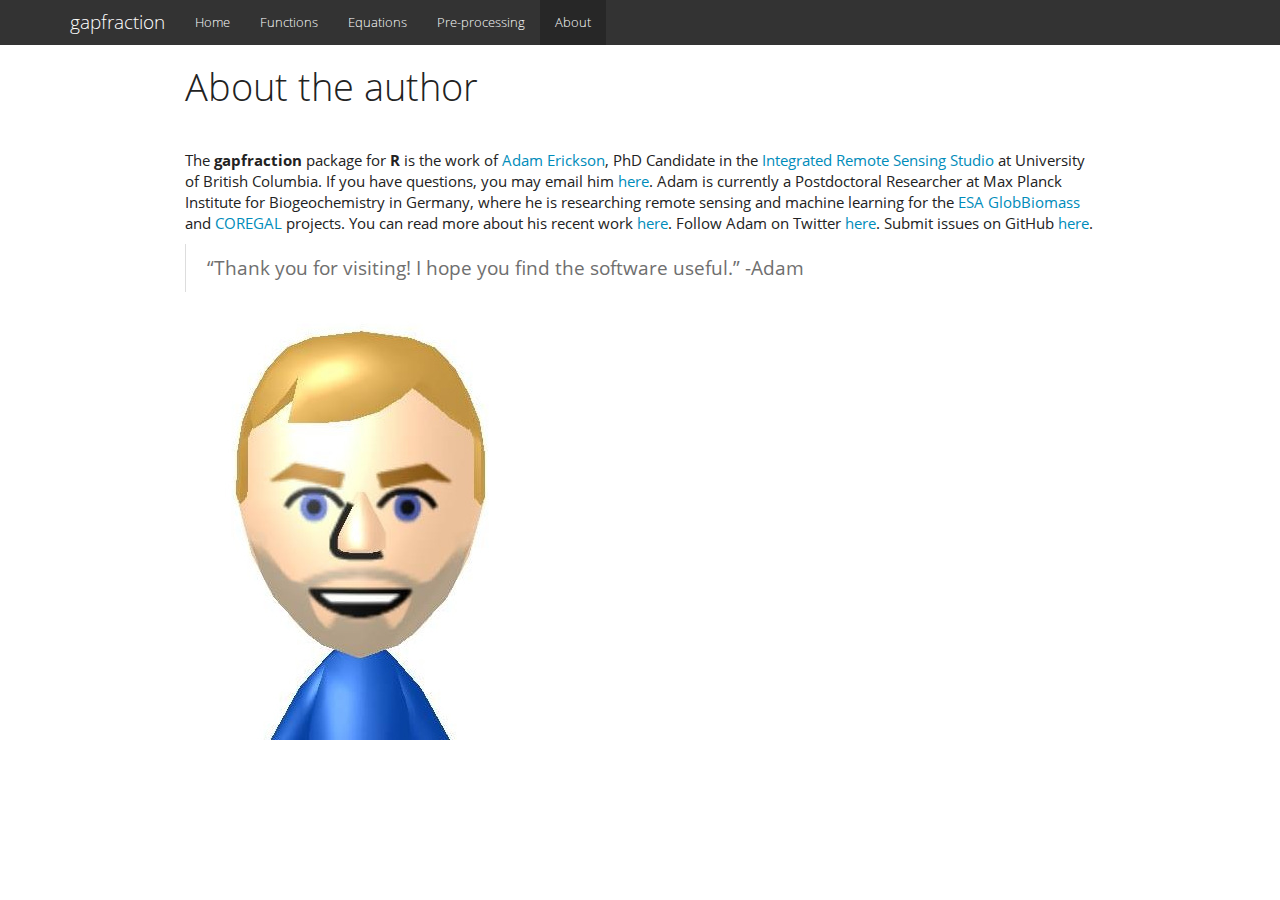
<file: docs/about.html>
<!DOCTYPE html>

<html xmlns="http://www.w3.org/1999/xhtml">

<head>

<meta charset="utf-8" />
<meta http-equiv="Content-Type" content="text/html; charset=utf-8" />
<meta name="generator" content="pandoc" />




<title>About the author</title>

<script src="site_libs/jquery-1.11.3/jquery.min.js"></script>
<meta name="viewport" content="width=device-width, initial-scale=1" />
<link href="site_libs/bootstrap-3.3.5/css/yeti.min.css" rel="stylesheet" />
<script src="site_libs/bootstrap-3.3.5/js/bootstrap.min.js"></script>
<script src="site_libs/bootstrap-3.3.5/shim/html5shiv.min.js"></script>
<script src="site_libs/bootstrap-3.3.5/shim/respond.min.js"></script>
<script src="site_libs/navigation-1.1/tabsets.js"></script>
<link href="site_libs/highlightjs-1.1/default.css" rel="stylesheet" />
<script src="site_libs/highlightjs-1.1/highlight.js"></script>

<style type="text/css">code{white-space: pre;}</style>
<style type="text/css">
  pre:not([class]) {
    background-color: white;
  }
</style>
<script type="text/javascript">
if (window.hljs && document.readyState && document.readyState === "complete") {
   window.setTimeout(function() {
      hljs.initHighlighting();
   }, 0);
}
</script>



<style type="text/css">
h1 {
  font-size: 34px;
}
h1.title {
  font-size: 38px;
}
h2 {
  font-size: 30px;
}
h3 {
  font-size: 24px;
}
h4 {
  font-size: 18px;
}
h5 {
  font-size: 16px;
}
h6 {
  font-size: 12px;
}
.table th:not([align]) {
  text-align: left;
}
</style>


</head>

<body>

<style type = "text/css">
.main-container {
  max-width: 940px;
  margin-left: auto;
  margin-right: auto;
}
code {
  color: inherit;
  background-color: rgba(0, 0, 0, 0.04);
}
img {
  max-width:100%;
  height: auto;
}
.tabbed-pane {
  padding-top: 12px;
}
button.code-folding-btn:focus {
  outline: none;
}
</style>


<style type="text/css">
/* padding for bootstrap navbar */
body {
  padding-top: 45px;
  padding-bottom: 40px;
}
/* offset scroll position for anchor links (for fixed navbar)  */
.section h1 {
  padding-top: 50px;
  margin-top: -50px;
}

.section h2 {
  padding-top: 50px;
  margin-top: -50px;
}
.section h3 {
  padding-top: 50px;
  margin-top: -50px;
}
.section h4 {
  padding-top: 50px;
  margin-top: -50px;
}
.section h5 {
  padding-top: 50px;
  margin-top: -50px;
}
.section h6 {
  padding-top: 50px;
  margin-top: -50px;
}
</style>

<script>
// manage active state of menu based on current page
$(document).ready(function () {
  // active menu anchor
  href = window.location.pathname
  href = href.substr(href.lastIndexOf('/') + 1)
  if (href === "")
    href = "index.html";
  var menuAnchor = $('a[href="' + href + '"]');

  // mark it active
  menuAnchor.parent().addClass('active');

  // if it's got a parent navbar menu mark it active as well
  menuAnchor.closest('li.dropdown').addClass('active');
});
</script>


<div class="container-fluid main-container">

<!-- tabsets -->
<script>
$(document).ready(function () {
  window.buildTabsets("TOC");
});
</script>

<!-- code folding -->






<div class="navbar navbar-default  navbar-fixed-top" role="navigation">
  <div class="container">
    <div class="navbar-header">
      <button type="button" class="navbar-toggle collapsed" data-toggle="collapse" data-target="#navbar">
        <span class="icon-bar"></span>
        <span class="icon-bar"></span>
        <span class="icon-bar"></span>
      </button>
      <a class="navbar-brand" href="index.html">gapfraction</a>
    </div>
    <div id="navbar" class="navbar-collapse collapse">
      <ul class="nav navbar-nav">
        <li>
  <a href="index.html">Home</a>
</li>
<li>
  <a href="functions.html">Functions</a>
</li>
<li>
  <a href="equations.html">Equations</a>
</li>
<li>
  <a href="preprocessing.html">Pre-processing</a>
</li>
<li>
  <a href="about.html">About</a>
</li>
      </ul>
      <ul class="nav navbar-nav navbar-right">
        
      </ul>
    </div><!--/.nav-collapse -->
  </div><!--/.container -->
</div><!--/.navbar -->

<div class="fluid-row" id="header">



<h1 class="title toc-ignore">About the author</h1>

</div>


<p><br></p>
<p>The <strong>gapfraction</strong> package for <strong>R</strong> is the work of <a href="http://blogs.ubc.ca/forests/">Adam Erickson</a>, PhD Candidate in the <a href="http://irsslab.forestry.ubc.ca/">Integrated Remote Sensing Studio</a> at University of British Columbia. If you have questions, you may email him <a href="adam.erickson@ubc.ca">here</a>. Adam is currently a Postdoctoral Researcher at Max Planck Institute for Biogeochemistry in Germany, where he is researching remote sensing and machine learning for the <a href="http://globbiomass.org/">ESA GlobBiomass</a> and <a href="http://www.coregalproject.com/">COREGAL</a> projects. You can read more about his recent work <a href="https://www.bgc-jena.mpg.de/bgi/index.php/People/AdamErickson">here</a>. Follow Adam on Twitter <a href="https://twitter.com/admercs">here</a>. Submit issues on GitHub <a href="https://github.com/adam-erickson/gapfraction">here</a>.</p>
<blockquote>
<p>“Thank you for visiting! I hope you find the software useful.” -Adam</p>
</blockquote>
<div class="figure">
<img src="cartoon.jpg" />

</div>




</div>

<script>

// add bootstrap table styles to pandoc tables
function bootstrapStylePandocTables() {
  $('tr.header').parent('thead').parent('table').addClass('table table-condensed');
}
$(document).ready(function () {
  bootstrapStylePandocTables();
});


</script>

<!-- dynamically load mathjax for compatibility with self-contained -->
<script>
  (function () {
    var script = document.createElement("script");
    script.type = "text/javascript";
    script.src  = "https://mathjax.rstudio.com/latest/MathJax.js?config=TeX-AMS-MML_HTMLorMML";
    document.getElementsByTagName("head")[0].appendChild(script);
  })();
</script>

</body>
</html>
</file>
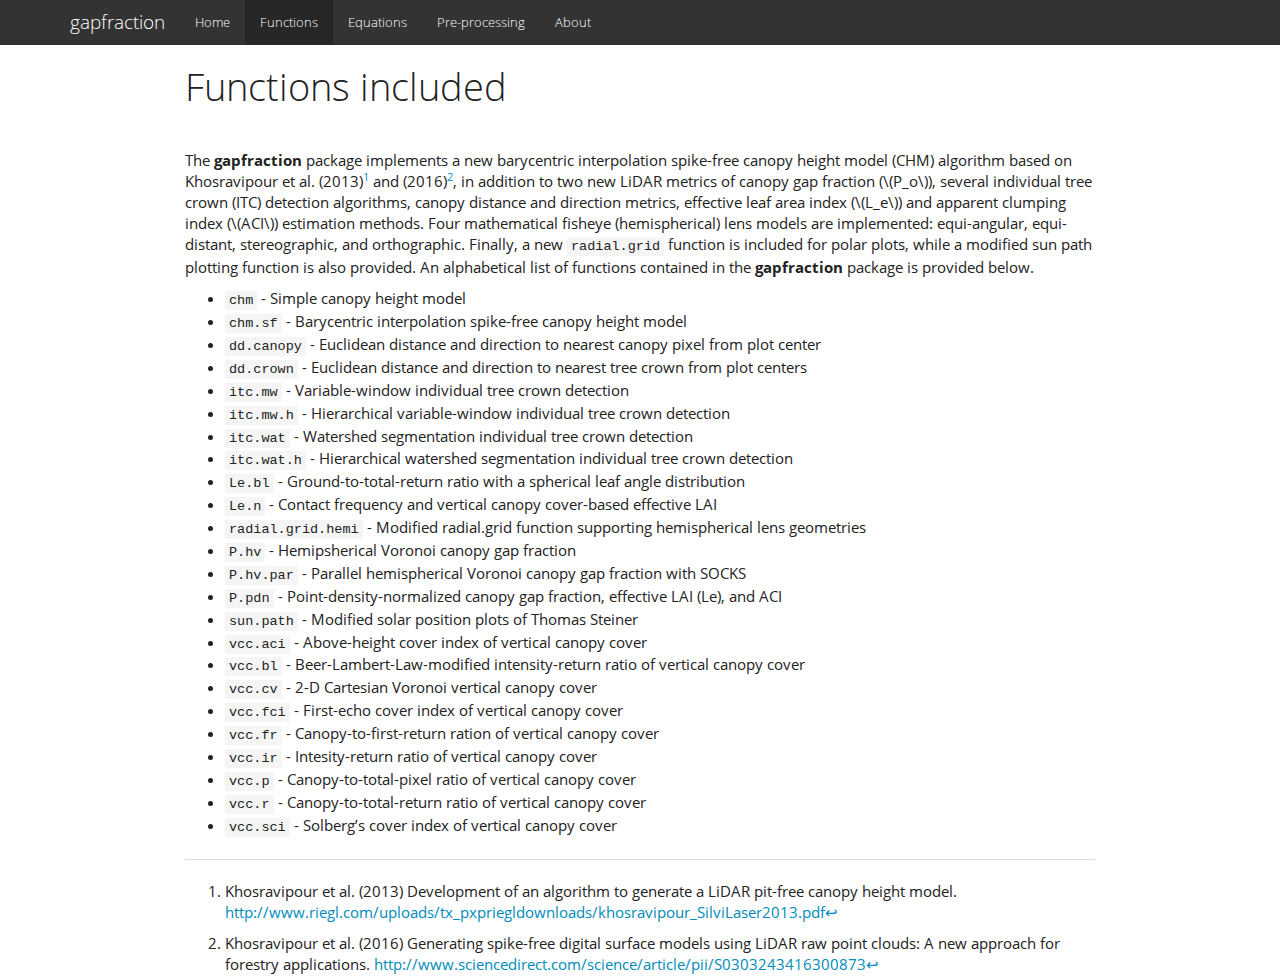
<file: docs/functions.html>
<!DOCTYPE html>

<html xmlns="http://www.w3.org/1999/xhtml">

<head>

<meta charset="utf-8" />
<meta http-equiv="Content-Type" content="text/html; charset=utf-8" />
<meta name="generator" content="pandoc" />




<title>Functions included</title>

<script src="site_libs/jquery-1.11.3/jquery.min.js"></script>
<meta name="viewport" content="width=device-width, initial-scale=1" />
<link href="site_libs/bootstrap-3.3.5/css/yeti.min.css" rel="stylesheet" />
<script src="site_libs/bootstrap-3.3.5/js/bootstrap.min.js"></script>
<script src="site_libs/bootstrap-3.3.5/shim/html5shiv.min.js"></script>
<script src="site_libs/bootstrap-3.3.5/shim/respond.min.js"></script>
<script src="site_libs/navigation-1.1/tabsets.js"></script>
<link href="site_libs/highlightjs-1.1/default.css" rel="stylesheet" />
<script src="site_libs/highlightjs-1.1/highlight.js"></script>

<style type="text/css">code{white-space: pre;}</style>
<style type="text/css">
  pre:not([class]) {
    background-color: white;
  }
</style>
<script type="text/javascript">
if (window.hljs && document.readyState && document.readyState === "complete") {
   window.setTimeout(function() {
      hljs.initHighlighting();
   }, 0);
}
</script>



<style type="text/css">
h1 {
  font-size: 34px;
}
h1.title {
  font-size: 38px;
}
h2 {
  font-size: 30px;
}
h3 {
  font-size: 24px;
}
h4 {
  font-size: 18px;
}
h5 {
  font-size: 16px;
}
h6 {
  font-size: 12px;
}
.table th:not([align]) {
  text-align: left;
}
</style>


</head>

<body>

<style type = "text/css">
.main-container {
  max-width: 940px;
  margin-left: auto;
  margin-right: auto;
}
code {
  color: inherit;
  background-color: rgba(0, 0, 0, 0.04);
}
img {
  max-width:100%;
  height: auto;
}
.tabbed-pane {
  padding-top: 12px;
}
button.code-folding-btn:focus {
  outline: none;
}
</style>


<style type="text/css">
/* padding for bootstrap navbar */
body {
  padding-top: 45px;
  padding-bottom: 40px;
}
/* offset scroll position for anchor links (for fixed navbar)  */
.section h1 {
  padding-top: 50px;
  margin-top: -50px;
}

.section h2 {
  padding-top: 50px;
  margin-top: -50px;
}
.section h3 {
  padding-top: 50px;
  margin-top: -50px;
}
.section h4 {
  padding-top: 50px;
  margin-top: -50px;
}
.section h5 {
  padding-top: 50px;
  margin-top: -50px;
}
.section h6 {
  padding-top: 50px;
  margin-top: -50px;
}
</style>

<script>
// manage active state of menu based on current page
$(document).ready(function () {
  // active menu anchor
  href = window.location.pathname
  href = href.substr(href.lastIndexOf('/') + 1)
  if (href === "")
    href = "index.html";
  var menuAnchor = $('a[href="' + href + '"]');

  // mark it active
  menuAnchor.parent().addClass('active');

  // if it's got a parent navbar menu mark it active as well
  menuAnchor.closest('li.dropdown').addClass('active');
});
</script>


<div class="container-fluid main-container">

<!-- tabsets -->
<script>
$(document).ready(function () {
  window.buildTabsets("TOC");
});
</script>

<!-- code folding -->






<div class="navbar navbar-default  navbar-fixed-top" role="navigation">
  <div class="container">
    <div class="navbar-header">
      <button type="button" class="navbar-toggle collapsed" data-toggle="collapse" data-target="#navbar">
        <span class="icon-bar"></span>
        <span class="icon-bar"></span>
        <span class="icon-bar"></span>
      </button>
      <a class="navbar-brand" href="index.html">gapfraction</a>
    </div>
    <div id="navbar" class="navbar-collapse collapse">
      <ul class="nav navbar-nav">
        <li>
  <a href="index.html">Home</a>
</li>
<li>
  <a href="functions.html">Functions</a>
</li>
<li>
  <a href="equations.html">Equations</a>
</li>
<li>
  <a href="preprocessing.html">Pre-processing</a>
</li>
<li>
  <a href="about.html">About</a>
</li>
      </ul>
      <ul class="nav navbar-nav navbar-right">
        
      </ul>
    </div><!--/.nav-collapse -->
  </div><!--/.container -->
</div><!--/.navbar -->

<div class="fluid-row" id="header">



<h1 class="title toc-ignore">Functions included</h1>

</div>


<p><br></p>
<p>The <strong>gapfraction</strong> package implements a new barycentric interpolation spike-free canopy height model (CHM) algorithm based on Khosravipour et al. (2013)<a href="#fn1" class="footnoteRef" id="fnref1"><sup>1</sup></a> and (2016)<a href="#fn2" class="footnoteRef" id="fnref2"><sup>2</sup></a>, in addition to two new LiDAR metrics of canopy gap fraction (<span class="math inline">\(P_o\)</span>), several individual tree crown (ITC) detection algorithms, canopy distance and direction metrics, effective leaf area index (<span class="math inline">\(L_e\)</span>) and apparent clumping index (<span class="math inline">\(ACI\)</span>) estimation methods. Four mathematical fisheye (hemispherical) lens models are implemented: equi-angular, equi-distant, stereographic, and orthographic. Finally, a new <code>radial.grid</code> function is included for polar plots, while a modified sun path plotting function is also provided. An alphabetical list of functions contained in the <strong>gapfraction</strong> package is provided below.</p>
<ul>
<li><code>chm</code> - Simple canopy height model</li>
<li><code>chm.sf</code> - Barycentric interpolation spike-free canopy height model</li>
<li><code>dd.canopy</code> - Euclidean distance and direction to nearest canopy pixel from plot center</li>
<li><code>dd.crown</code> - Euclidean distance and direction to nearest tree crown from plot centers</li>
<li><code>itc.mw</code> - Variable-window individual tree crown detection</li>
<li><code>itc.mw.h</code> - Hierarchical variable-window individual tree crown detection</li>
<li><code>itc.wat</code> - Watershed segmentation individual tree crown detection</li>
<li><code>itc.wat.h</code> - Hierarchical watershed segmentation individual tree crown detection</li>
<li><code>Le.bl</code> - Ground-to-total-return ratio with a spherical leaf angle distribution</li>
<li><code>Le.n</code> - Contact frequency and vertical canopy cover-based effective LAI</li>
<li><code>radial.grid.hemi</code> - Modified radial.grid function supporting hemispherical lens geometries</li>
<li><code>P.hv</code> - Hemipsherical Voronoi canopy gap fraction</li>
<li><code>P.hv.par</code> - Parallel hemispherical Voronoi canopy gap fraction with SOCKS</li>
<li><code>P.pdn</code> - Point-density-normalized canopy gap fraction, effective LAI (Le), and ACI</li>
<li><code>sun.path</code> - Modified solar position plots of Thomas Steiner</li>
<li><code>vcc.aci</code> - Above-height cover index of vertical canopy cover</li>
<li><code>vcc.bl</code> - Beer-Lambert-Law-modified intensity-return ratio of vertical canopy cover</li>
<li><code>vcc.cv</code> - 2-D Cartesian Voronoi vertical canopy cover</li>
<li><code>vcc.fci</code> - First-echo cover index of vertical canopy cover</li>
<li><code>vcc.fr</code> - Canopy-to-first-return ration of vertical canopy cover</li>
<li><code>vcc.ir</code> - Intesity-return ratio of vertical canopy cover</li>
<li><code>vcc.p</code> - Canopy-to-total-pixel ratio of vertical canopy cover</li>
<li><code>vcc.r</code> - Canopy-to-total-return ratio of vertical canopy cover</li>
<li><code>vcc.sci</code> - Solberg’s cover index of vertical canopy cover</li>
</ul>
<div class="footnotes">
<hr />
<ol>
<li id="fn1"><p>Khosravipour et al. (2013) Development of an algorithm to generate a LiDAR pit-free canopy height model. <a href="http://www.riegl.com/uploads/tx_pxpriegldownloads/khosravipour_SilviLaser2013.pdf" class="uri">http://www.riegl.com/uploads/tx_pxpriegldownloads/khosravipour_SilviLaser2013.pdf</a><a href="#fnref1">↩</a></p></li>
<li id="fn2"><p>Khosravipour et al. (2016) Generating spike-free digital surface models using LiDAR raw point clouds: A new approach for forestry applications. <a href="http://www.sciencedirect.com/science/article/pii/S0303243416300873" class="uri">http://www.sciencedirect.com/science/article/pii/S0303243416300873</a><a href="#fnref2">↩</a></p></li>
</ol>
</div>




</div>

<script>

// add bootstrap table styles to pandoc tables
function bootstrapStylePandocTables() {
  $('tr.header').parent('thead').parent('table').addClass('table table-condensed');
}
$(document).ready(function () {
  bootstrapStylePandocTables();
});


</script>

<!-- dynamically load mathjax for compatibility with self-contained -->
<script>
  (function () {
    var script = document.createElement("script");
    script.type = "text/javascript";
    script.src  = "https://mathjax.rstudio.com/latest/MathJax.js?config=TeX-AMS-MML_HTMLorMML";
    document.getElementsByTagName("head")[0].appendChild(script);
  })();
</script>

</body>
</html>
</file>
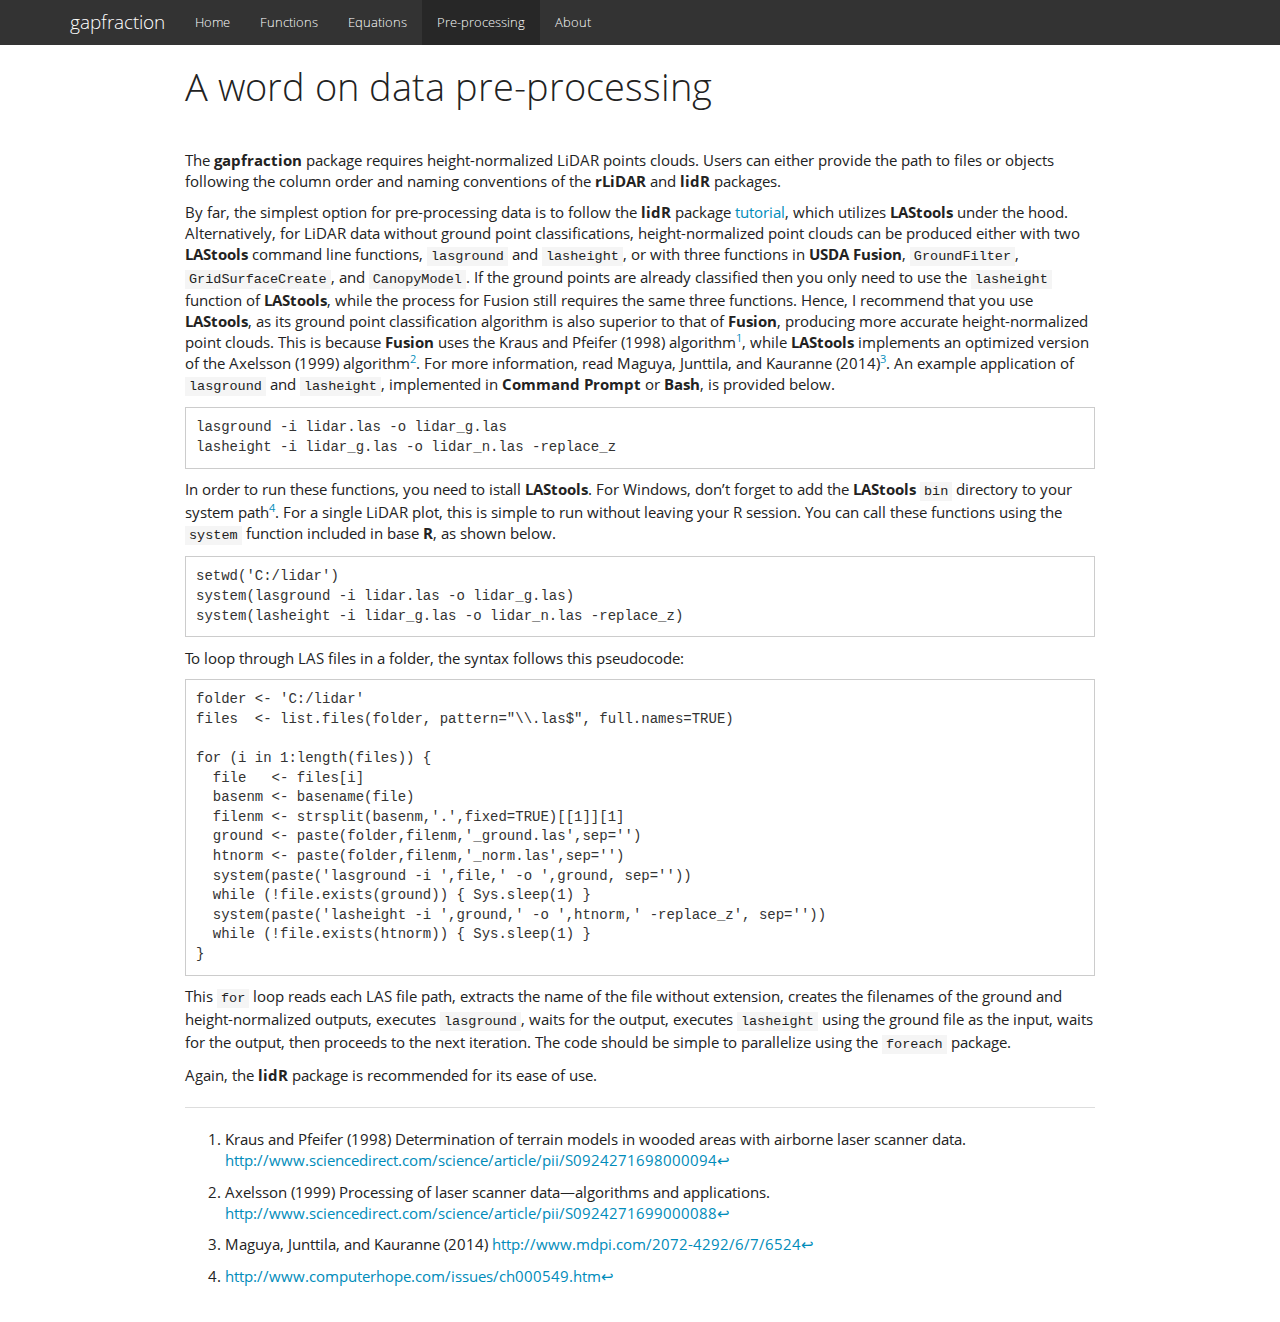
<file: docs/preprocessing.html>
<!DOCTYPE html>

<html xmlns="http://www.w3.org/1999/xhtml">

<head>

<meta charset="utf-8" />
<meta http-equiv="Content-Type" content="text/html; charset=utf-8" />
<meta name="generator" content="pandoc" />




<title>A word on data pre-processing</title>

<script src="site_libs/jquery-1.11.3/jquery.min.js"></script>
<meta name="viewport" content="width=device-width, initial-scale=1" />
<link href="site_libs/bootstrap-3.3.5/css/yeti.min.css" rel="stylesheet" />
<script src="site_libs/bootstrap-3.3.5/js/bootstrap.min.js"></script>
<script src="site_libs/bootstrap-3.3.5/shim/html5shiv.min.js"></script>
<script src="site_libs/bootstrap-3.3.5/shim/respond.min.js"></script>
<script src="site_libs/navigation-1.1/tabsets.js"></script>
<link href="site_libs/highlightjs-1.1/default.css" rel="stylesheet" />
<script src="site_libs/highlightjs-1.1/highlight.js"></script>

<style type="text/css">code{white-space: pre;}</style>
<style type="text/css">
  pre:not([class]) {
    background-color: white;
  }
</style>
<script type="text/javascript">
if (window.hljs && document.readyState && document.readyState === "complete") {
   window.setTimeout(function() {
      hljs.initHighlighting();
   }, 0);
}
</script>



<style type="text/css">
h1 {
  font-size: 34px;
}
h1.title {
  font-size: 38px;
}
h2 {
  font-size: 30px;
}
h3 {
  font-size: 24px;
}
h4 {
  font-size: 18px;
}
h5 {
  font-size: 16px;
}
h6 {
  font-size: 12px;
}
.table th:not([align]) {
  text-align: left;
}
</style>


</head>

<body>

<style type = "text/css">
.main-container {
  max-width: 940px;
  margin-left: auto;
  margin-right: auto;
}
code {
  color: inherit;
  background-color: rgba(0, 0, 0, 0.04);
}
img {
  max-width:100%;
  height: auto;
}
.tabbed-pane {
  padding-top: 12px;
}
button.code-folding-btn:focus {
  outline: none;
}
</style>


<style type="text/css">
/* padding for bootstrap navbar */
body {
  padding-top: 45px;
  padding-bottom: 40px;
}
/* offset scroll position for anchor links (for fixed navbar)  */
.section h1 {
  padding-top: 50px;
  margin-top: -50px;
}

.section h2 {
  padding-top: 50px;
  margin-top: -50px;
}
.section h3 {
  padding-top: 50px;
  margin-top: -50px;
}
.section h4 {
  padding-top: 50px;
  margin-top: -50px;
}
.section h5 {
  padding-top: 50px;
  margin-top: -50px;
}
.section h6 {
  padding-top: 50px;
  margin-top: -50px;
}
</style>

<script>
// manage active state of menu based on current page
$(document).ready(function () {
  // active menu anchor
  href = window.location.pathname
  href = href.substr(href.lastIndexOf('/') + 1)
  if (href === "")
    href = "index.html";
  var menuAnchor = $('a[href="' + href + '"]');

  // mark it active
  menuAnchor.parent().addClass('active');

  // if it's got a parent navbar menu mark it active as well
  menuAnchor.closest('li.dropdown').addClass('active');
});
</script>


<div class="container-fluid main-container">

<!-- tabsets -->
<script>
$(document).ready(function () {
  window.buildTabsets("TOC");
});
</script>

<!-- code folding -->






<div class="navbar navbar-default  navbar-fixed-top" role="navigation">
  <div class="container">
    <div class="navbar-header">
      <button type="button" class="navbar-toggle collapsed" data-toggle="collapse" data-target="#navbar">
        <span class="icon-bar"></span>
        <span class="icon-bar"></span>
        <span class="icon-bar"></span>
      </button>
      <a class="navbar-brand" href="index.html">gapfraction</a>
    </div>
    <div id="navbar" class="navbar-collapse collapse">
      <ul class="nav navbar-nav">
        <li>
  <a href="index.html">Home</a>
</li>
<li>
  <a href="functions.html">Functions</a>
</li>
<li>
  <a href="equations.html">Equations</a>
</li>
<li>
  <a href="preprocessing.html">Pre-processing</a>
</li>
<li>
  <a href="about.html">About</a>
</li>
      </ul>
      <ul class="nav navbar-nav navbar-right">
        
      </ul>
    </div><!--/.nav-collapse -->
  </div><!--/.container -->
</div><!--/.navbar -->

<div class="fluid-row" id="header">



<h1 class="title toc-ignore">A word on data pre-processing</h1>

</div>


<p><br></p>
<p>The <strong>gapfraction</strong> package requires height-normalized LiDAR points clouds. Users can either provide the path to files or objects following the column order and naming conventions of the <strong>rLiDAR</strong> and <strong>lidR</strong> packages.</p>
<p>By far, the simplest option for pre-processing data is to follow the <strong>lidR</strong> package <a href="https://github.com/Jean-Romain/lidR/wiki/lasnormalize">tutorial</a>, which utilizes <strong>LAStools</strong> under the hood. Alternatively, for LiDAR data without ground point classifications, height-normalized point clouds can be produced either with two <strong>LAStools</strong> command line functions, <code>lasground</code> and <code>lasheight</code>, or with three functions in <strong>USDA Fusion</strong>, <code>GroundFilter</code>, <code>GridSurfaceCreate</code>, and <code>CanopyModel</code>. If the ground points are already classified then you only need to use the <code>lasheight</code> function of <strong>LAStools</strong>, while the process for Fusion still requires the same three functions. Hence, I recommend that you use <strong>LAStools</strong>, as its ground point classification algorithm is also superior to that of <strong>Fusion</strong>, producing more accurate height-normalized point clouds. This is because <strong>Fusion</strong> uses the Kraus and Pfeifer (1998) algorithm<a href="#fn1" class="footnoteRef" id="fnref1"><sup>1</sup></a>, while <strong>LAStools</strong> implements an optimized version of the Axelsson (1999) algorithm<a href="#fn2" class="footnoteRef" id="fnref2"><sup>2</sup></a>. For more information, read Maguya, Junttila, and Kauranne (2014)<a href="#fn3" class="footnoteRef" id="fnref3"><sup>3</sup></a>. An example application of <code>lasground</code> and <code>lasheight</code>, implemented in <strong>Command Prompt</strong> or <strong>Bash</strong>, is provided below.</p>
<pre><code>lasground -i lidar.las -o lidar_g.las 
lasheight -i lidar_g.las -o lidar_n.las -replace_z </code></pre>
<p>In order to run these functions, you need to istall <strong>LAStools</strong>. For Windows, don’t forget to add the <strong>LAStools</strong> <code>bin</code> directory to your system path<a href="#fn4" class="footnoteRef" id="fnref4"><sup>4</sup></a>. For a single LiDAR plot, this is simple to run without leaving your R session. You can call these functions using the <code>system</code> function included in base <strong>R</strong>, as shown below.</p>
<pre><code>setwd(&#39;C:/lidar&#39;)
system(lasground -i lidar.las -o lidar_g.las)
system(lasheight -i lidar_g.las -o lidar_n.las -replace_z)</code></pre>
<p>To loop through LAS files in a folder, the syntax follows this pseudocode:</p>
<pre><code>folder &lt;- &#39;C:/lidar&#39;
files  &lt;- list.files(folder, pattern=&quot;\\.las$&quot;, full.names=TRUE)

for (i in 1:length(files)) {
  file   &lt;- files[i]
  basenm &lt;- basename(file)
  filenm &lt;- strsplit(basenm,&#39;.&#39;,fixed=TRUE)[[1]][1]
  ground &lt;- paste(folder,filenm,&#39;_ground.las&#39;,sep=&#39;&#39;)
  htnorm &lt;- paste(folder,filenm,&#39;_norm.las&#39;,sep=&#39;&#39;)
  system(paste(&#39;lasground -i &#39;,file,&#39; -o &#39;,ground, sep=&#39;&#39;))
  while (!file.exists(ground)) { Sys.sleep(1) }
  system(paste(&#39;lasheight -i &#39;,ground,&#39; -o &#39;,htnorm,&#39; -replace_z&#39;, sep=&#39;&#39;))
  while (!file.exists(htnorm)) { Sys.sleep(1) }
}</code></pre>
<p>This <code>for</code> loop reads each LAS file path, extracts the name of the file without extension, creates the filenames of the ground and height-normalized outputs, executes <code>lasground</code>, waits for the output, executes <code>lasheight</code> using the ground file as the input, waits for the output, then proceeds to the next iteration. The code should be simple to parallelize using the <code>foreach</code> package.</p>
<p>Again, the <strong>lidR</strong> package is recommended for its ease of use.</p>
<div class="footnotes">
<hr />
<ol>
<li id="fn1"><p>Kraus and Pfeifer (1998) Determination of terrain models in wooded areas with airborne laser scanner data. <a href="http://www.sciencedirect.com/science/article/pii/S0924271698000094" class="uri">http://www.sciencedirect.com/science/article/pii/S0924271698000094</a><a href="#fnref1">↩</a></p></li>
<li id="fn2"><p>Axelsson (1999) Processing of laser scanner data—algorithms and applications. <a href="http://www.sciencedirect.com/science/article/pii/S0924271699000088" class="uri">http://www.sciencedirect.com/science/article/pii/S0924271699000088</a><a href="#fnref2">↩</a></p></li>
<li id="fn3"><p>Maguya, Junttila, and Kauranne (2014) <a href="http://www.mdpi.com/2072-4292/6/7/6524" class="uri">http://www.mdpi.com/2072-4292/6/7/6524</a><a href="#fnref3">↩</a></p></li>
<li id="fn4"><p><a href="http://www.computerhope.com/issues/ch000549.htm" class="uri">http://www.computerhope.com/issues/ch000549.htm</a><a href="#fnref4">↩</a></p></li>
</ol>
</div>




</div>

<script>

// add bootstrap table styles to pandoc tables
function bootstrapStylePandocTables() {
  $('tr.header').parent('thead').parent('table').addClass('table table-condensed');
}
$(document).ready(function () {
  bootstrapStylePandocTables();
});


</script>

<!-- dynamically load mathjax for compatibility with self-contained -->
<script>
  (function () {
    var script = document.createElement("script");
    script.type = "text/javascript";
    script.src  = "https://mathjax.rstudio.com/latest/MathJax.js?config=TeX-AMS-MML_HTMLorMML";
    document.getElementsByTagName("head")[0].appendChild(script);
  })();
</script>

</body>
</html>
</file>
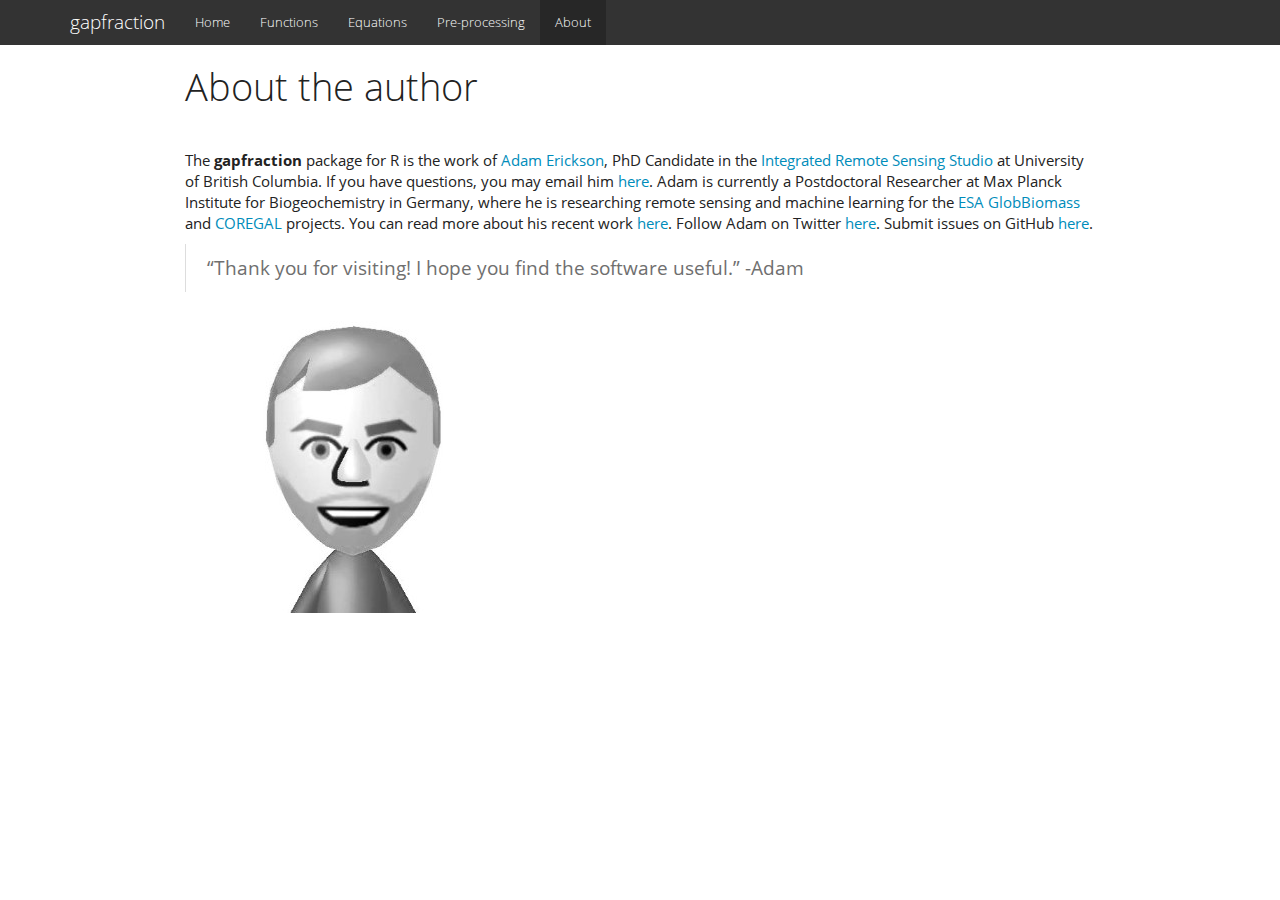
<file: website/docs/about.html>
<!DOCTYPE html>

<html xmlns="http://www.w3.org/1999/xhtml">

<head>

<meta charset="utf-8" />
<meta http-equiv="Content-Type" content="text/html; charset=utf-8" />
<meta name="generator" content="pandoc" />




<title>About the author</title>

<script src="site_libs/jquery-1.11.3/jquery.min.js"></script>
<meta name="viewport" content="width=device-width, initial-scale=1" />
<link href="site_libs/bootstrap-3.3.5/css/yeti.min.css" rel="stylesheet" />
<script src="site_libs/bootstrap-3.3.5/js/bootstrap.min.js"></script>
<script src="site_libs/bootstrap-3.3.5/shim/html5shiv.min.js"></script>
<script src="site_libs/bootstrap-3.3.5/shim/respond.min.js"></script>
<script src="site_libs/navigation-1.1/tabsets.js"></script>
<link href="site_libs/highlightjs-1.1/default.css" rel="stylesheet" />
<script src="site_libs/highlightjs-1.1/highlight.js"></script>

<style type="text/css">code{white-space: pre;}</style>
<style type="text/css">
  pre:not([class]) {
    background-color: white;
  }
</style>
<script type="text/javascript">
if (window.hljs && document.readyState && document.readyState === "complete") {
   window.setTimeout(function() {
      hljs.initHighlighting();
   }, 0);
}
</script>



<style type="text/css">
h1 {
  font-size: 34px;
}
h1.title {
  font-size: 38px;
}
h2 {
  font-size: 30px;
}
h3 {
  font-size: 24px;
}
h4 {
  font-size: 18px;
}
h5 {
  font-size: 16px;
}
h6 {
  font-size: 12px;
}
.table th:not([align]) {
  text-align: left;
}
</style>


</head>

<body>

<style type = "text/css">
.main-container {
  max-width: 940px;
  margin-left: auto;
  margin-right: auto;
}
code {
  color: inherit;
  background-color: rgba(0, 0, 0, 0.04);
}
img {
  max-width:100%;
  height: auto;
}
.tabbed-pane {
  padding-top: 12px;
}
button.code-folding-btn:focus {
  outline: none;
}
</style>


<style type="text/css">
/* padding for bootstrap navbar */
body {
  padding-top: 45px;
  padding-bottom: 40px;
}
/* offset scroll position for anchor links (for fixed navbar)  */
.section h1 {
  padding-top: 50px;
  margin-top: -50px;
}

.section h2 {
  padding-top: 50px;
  margin-top: -50px;
}
.section h3 {
  padding-top: 50px;
  margin-top: -50px;
}
.section h4 {
  padding-top: 50px;
  margin-top: -50px;
}
.section h5 {
  padding-top: 50px;
  margin-top: -50px;
}
.section h6 {
  padding-top: 50px;
  margin-top: -50px;
}
</style>

<script>
// manage active state of menu based on current page
$(document).ready(function () {
  // active menu anchor
  href = window.location.pathname
  href = href.substr(href.lastIndexOf('/') + 1)
  if (href === "")
    href = "index.html";
  var menuAnchor = $('a[href="' + href + '"]');

  // mark it active
  menuAnchor.parent().addClass('active');

  // if it's got a parent navbar menu mark it active as well
  menuAnchor.closest('li.dropdown').addClass('active');
});
</script>


<div class="container-fluid main-container">

<!-- tabsets -->
<script>
$(document).ready(function () {
  window.buildTabsets("TOC");
});
</script>

<!-- code folding -->






<div class="navbar navbar-default  navbar-fixed-top" role="navigation">
  <div class="container">
    <div class="navbar-header">
      <button type="button" class="navbar-toggle collapsed" data-toggle="collapse" data-target="#navbar">
        <span class="icon-bar"></span>
        <span class="icon-bar"></span>
        <span class="icon-bar"></span>
      </button>
      <a class="navbar-brand" href="index.html">gapfraction</a>
    </div>
    <div id="navbar" class="navbar-collapse collapse">
      <ul class="nav navbar-nav">
        <li>
  <a href="gapfraction.html">Home</a>
</li>
<li>
  <a href="functions.html">Functions</a>
</li>
<li>
  <a href="equations.html">Equations</a>
</li>
<li>
  <a href="preprocessing.html">Pre-processing</a>
</li>
<li>
  <a href="about.html">About</a>
</li>
      </ul>
      <ul class="nav navbar-nav navbar-right">
        
      </ul>
    </div><!--/.nav-collapse -->
  </div><!--/.container -->
</div><!--/.navbar -->

<div class="fluid-row" id="header">



<h1 class="title toc-ignore">About the author</h1>

</div>


<p><br></p>
<p>The <strong>gapfraction</strong> package for R is the work of <a href="%22http://blogs.ubc.ca/forests/%22">Adam Erickson</a>, PhD Candidate in the <a href="%22http://irsslab.forestry.ubc.ca/%22">Integrated Remote Sensing Studio</a> at University of British Columbia. If you have questions, you may email him <a href="%22adam.erickson@ubc.ca%22">here</a>. Adam is currently a Postdoctoral Researcher at Max Planck Institute for Biogeochemistry in Germany, where he is researching remote sensing and machine learning for the <a href="%22http://globbiomass.org/%22">ESA GlobBiomass</a> and <a href="%22http://www.coregalproject.com/%22">COREGAL</a> projects. You can read more about his recent work <a href="%22https://www.bgc-jena.mpg.de/bgi/index.php/People/AdamErickson%22">here</a>. Follow Adam on Twitter <a href="%22https://twitter.com/admercs%22">here</a>. Submit issues on GitHub <a href="%22https://github.com/adam-erickson/gapfraction/issues%22">here</a>.</p>
<blockquote>
<p>“Thank you for visiting! I hope you find the software useful.” -Adam</p>
</blockquote>
<div class="figure">
<img src="cartoon_bw300.jpg" />

</div>




</div>

<script>

// add bootstrap table styles to pandoc tables
function bootstrapStylePandocTables() {
  $('tr.header').parent('thead').parent('table').addClass('table table-condensed');
}
$(document).ready(function () {
  bootstrapStylePandocTables();
});


</script>

<!-- dynamically load mathjax for compatibility with self-contained -->
<script>
  (function () {
    var script = document.createElement("script");
    script.type = "text/javascript";
    script.src  = "https://mathjax.rstudio.com/latest/MathJax.js?config=TeX-AMS-MML_HTMLorMML";
    document.getElementsByTagName("head")[0].appendChild(script);
  })();
</script>

</body>
</html>
</file>
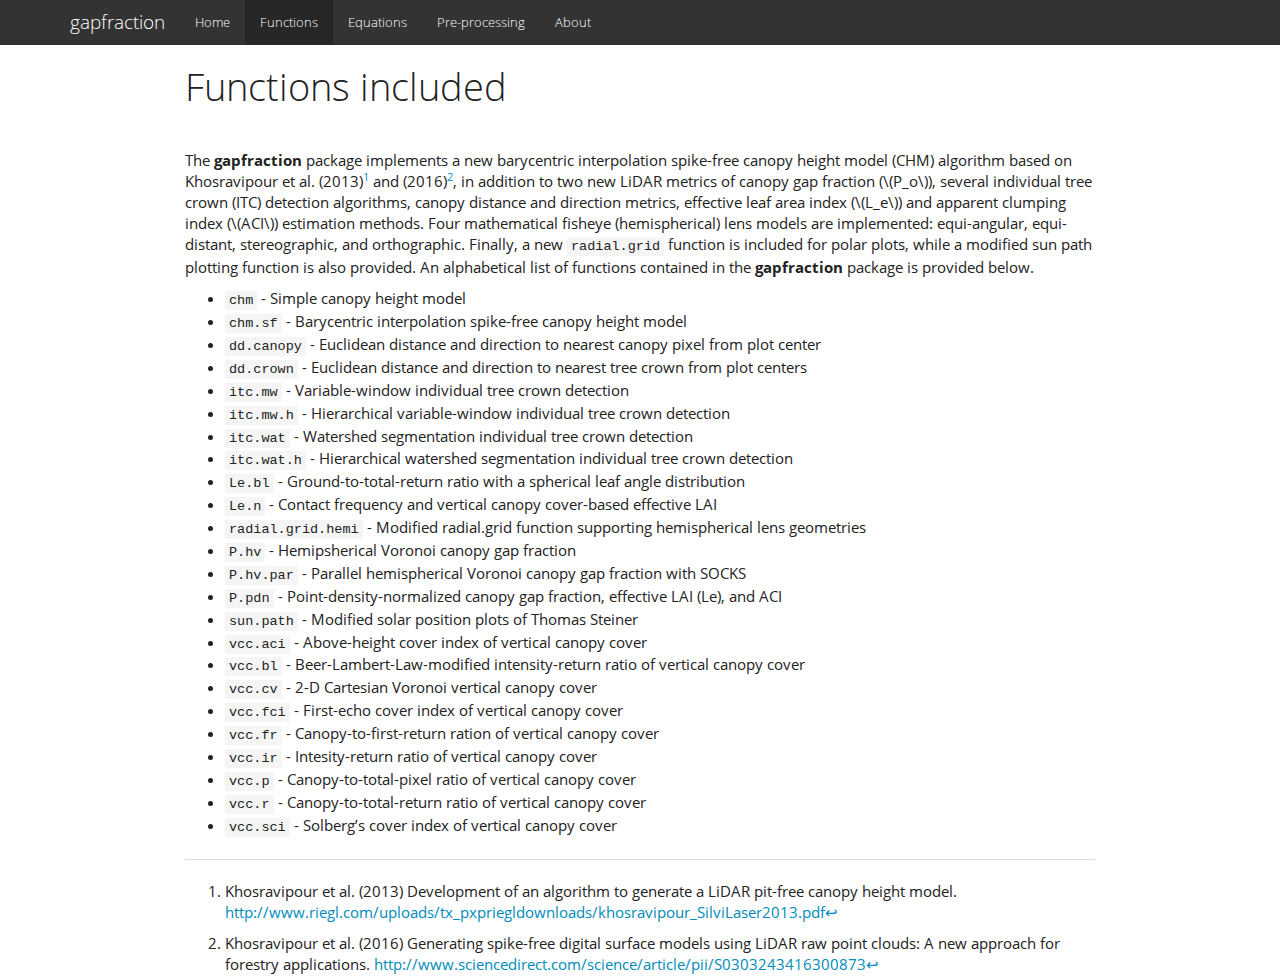
<file: website/docs/functions.html>
<!DOCTYPE html>

<html xmlns="http://www.w3.org/1999/xhtml">

<head>

<meta charset="utf-8" />
<meta http-equiv="Content-Type" content="text/html; charset=utf-8" />
<meta name="generator" content="pandoc" />




<title>Functions included</title>

<script src="site_libs/jquery-1.11.3/jquery.min.js"></script>
<meta name="viewport" content="width=device-width, initial-scale=1" />
<link href="site_libs/bootstrap-3.3.5/css/yeti.min.css" rel="stylesheet" />
<script src="site_libs/bootstrap-3.3.5/js/bootstrap.min.js"></script>
<script src="site_libs/bootstrap-3.3.5/shim/html5shiv.min.js"></script>
<script src="site_libs/bootstrap-3.3.5/shim/respond.min.js"></script>
<script src="site_libs/navigation-1.1/tabsets.js"></script>
<link href="site_libs/highlightjs-1.1/default.css" rel="stylesheet" />
<script src="site_libs/highlightjs-1.1/highlight.js"></script>

<style type="text/css">code{white-space: pre;}</style>
<style type="text/css">
  pre:not([class]) {
    background-color: white;
  }
</style>
<script type="text/javascript">
if (window.hljs && document.readyState && document.readyState === "complete") {
   window.setTimeout(function() {
      hljs.initHighlighting();
   }, 0);
}
</script>



<style type="text/css">
h1 {
  font-size: 34px;
}
h1.title {
  font-size: 38px;
}
h2 {
  font-size: 30px;
}
h3 {
  font-size: 24px;
}
h4 {
  font-size: 18px;
}
h5 {
  font-size: 16px;
}
h6 {
  font-size: 12px;
}
.table th:not([align]) {
  text-align: left;
}
</style>


</head>

<body>

<style type = "text/css">
.main-container {
  max-width: 940px;
  margin-left: auto;
  margin-right: auto;
}
code {
  color: inherit;
  background-color: rgba(0, 0, 0, 0.04);
}
img {
  max-width:100%;
  height: auto;
}
.tabbed-pane {
  padding-top: 12px;
}
button.code-folding-btn:focus {
  outline: none;
}
</style>


<style type="text/css">
/* padding for bootstrap navbar */
body {
  padding-top: 45px;
  padding-bottom: 40px;
}
/* offset scroll position for anchor links (for fixed navbar)  */
.section h1 {
  padding-top: 50px;
  margin-top: -50px;
}

.section h2 {
  padding-top: 50px;
  margin-top: -50px;
}
.section h3 {
  padding-top: 50px;
  margin-top: -50px;
}
.section h4 {
  padding-top: 50px;
  margin-top: -50px;
}
.section h5 {
  padding-top: 50px;
  margin-top: -50px;
}
.section h6 {
  padding-top: 50px;
  margin-top: -50px;
}
</style>

<script>
// manage active state of menu based on current page
$(document).ready(function () {
  // active menu anchor
  href = window.location.pathname
  href = href.substr(href.lastIndexOf('/') + 1)
  if (href === "")
    href = "index.html";
  var menuAnchor = $('a[href="' + href + '"]');

  // mark it active
  menuAnchor.parent().addClass('active');

  // if it's got a parent navbar menu mark it active as well
  menuAnchor.closest('li.dropdown').addClass('active');
});
</script>


<div class="container-fluid main-container">

<!-- tabsets -->
<script>
$(document).ready(function () {
  window.buildTabsets("TOC");
});
</script>

<!-- code folding -->






<div class="navbar navbar-default  navbar-fixed-top" role="navigation">
  <div class="container">
    <div class="navbar-header">
      <button type="button" class="navbar-toggle collapsed" data-toggle="collapse" data-target="#navbar">
        <span class="icon-bar"></span>
        <span class="icon-bar"></span>
        <span class="icon-bar"></span>
      </button>
      <a class="navbar-brand" href="index.html">gapfraction</a>
    </div>
    <div id="navbar" class="navbar-collapse collapse">
      <ul class="nav navbar-nav">
        <li>
  <a href="gapfraction.html">Home</a>
</li>
<li>
  <a href="functions.html">Functions</a>
</li>
<li>
  <a href="equations.html">Equations</a>
</li>
<li>
  <a href="preprocessing.html">Pre-processing</a>
</li>
<li>
  <a href="about.html">About</a>
</li>
      </ul>
      <ul class="nav navbar-nav navbar-right">
        
      </ul>
    </div><!--/.nav-collapse -->
  </div><!--/.container -->
</div><!--/.navbar -->

<div class="fluid-row" id="header">



<h1 class="title toc-ignore">Functions included</h1>

</div>


<p><br></p>
<p>The <strong>gapfraction</strong> package implements a new barycentric interpolation spike-free canopy height model (CHM) algorithm based on Khosravipour et al. (2013)<a href="#fn1" class="footnoteRef" id="fnref1"><sup>1</sup></a> and (2016)<a href="#fn2" class="footnoteRef" id="fnref2"><sup>2</sup></a>, in addition to two new LiDAR metrics of canopy gap fraction (<span class="math inline">\(P_o\)</span>), several individual tree crown (ITC) detection algorithms, canopy distance and direction metrics, effective leaf area index (<span class="math inline">\(L_e\)</span>) and apparent clumping index (<span class="math inline">\(ACI\)</span>) estimation methods. Four mathematical fisheye (hemispherical) lens models are implemented: equi-angular, equi-distant, stereographic, and orthographic. Finally, a new <code>radial.grid</code> function is included for polar plots, while a modified sun path plotting function is also provided. An alphabetical list of functions contained in the <strong>gapfraction</strong> package is provided below.</p>
<ul>
<li><code>chm</code> - Simple canopy height model</li>
<li><code>chm.sf</code> - Barycentric interpolation spike-free canopy height model</li>
<li><code>dd.canopy</code> - Euclidean distance and direction to nearest canopy pixel from plot center</li>
<li><code>dd.crown</code> - Euclidean distance and direction to nearest tree crown from plot centers</li>
<li><code>itc.mw</code> - Variable-window individual tree crown detection</li>
<li><code>itc.mw.h</code> - Hierarchical variable-window individual tree crown detection</li>
<li><code>itc.wat</code> - Watershed segmentation individual tree crown detection</li>
<li><code>itc.wat.h</code> - Hierarchical watershed segmentation individual tree crown detection</li>
<li><code>Le.bl</code> - Ground-to-total-return ratio with a spherical leaf angle distribution</li>
<li><code>Le.n</code> - Contact frequency and vertical canopy cover-based effective LAI</li>
<li><code>radial.grid.hemi</code> - Modified radial.grid function supporting hemispherical lens geometries</li>
<li><code>P.hv</code> - Hemipsherical Voronoi canopy gap fraction</li>
<li><code>P.hv.par</code> - Parallel hemispherical Voronoi canopy gap fraction with SOCKS</li>
<li><code>P.pdn</code> - Point-density-normalized canopy gap fraction, effective LAI (Le), and ACI</li>
<li><code>sun.path</code> - Modified solar position plots of Thomas Steiner</li>
<li><code>vcc.aci</code> - Above-height cover index of vertical canopy cover</li>
<li><code>vcc.bl</code> - Beer-Lambert-Law-modified intensity-return ratio of vertical canopy cover</li>
<li><code>vcc.cv</code> - 2-D Cartesian Voronoi vertical canopy cover</li>
<li><code>vcc.fci</code> - First-echo cover index of vertical canopy cover</li>
<li><code>vcc.fr</code> - Canopy-to-first-return ration of vertical canopy cover</li>
<li><code>vcc.ir</code> - Intesity-return ratio of vertical canopy cover</li>
<li><code>vcc.p</code> - Canopy-to-total-pixel ratio of vertical canopy cover</li>
<li><code>vcc.r</code> - Canopy-to-total-return ratio of vertical canopy cover</li>
<li><code>vcc.sci</code> - Solberg’s cover index of vertical canopy cover</li>
</ul>
<div class="footnotes">
<hr />
<ol>
<li id="fn1"><p>Khosravipour et al. (2013) Development of an algorithm to generate a LiDAR pit-free canopy height model. <a href="http://www.riegl.com/uploads/tx_pxpriegldownloads/khosravipour_SilviLaser2013.pdf" class="uri">http://www.riegl.com/uploads/tx_pxpriegldownloads/khosravipour_SilviLaser2013.pdf</a><a href="#fnref1">↩</a></p></li>
<li id="fn2"><p>Khosravipour et al. (2016) Generating spike-free digital surface models using LiDAR raw point clouds: A new approach for forestry applications. <a href="http://www.sciencedirect.com/science/article/pii/S0303243416300873" class="uri">http://www.sciencedirect.com/science/article/pii/S0303243416300873</a><a href="#fnref2">↩</a></p></li>
</ol>
</div>




</div>

<script>

// add bootstrap table styles to pandoc tables
function bootstrapStylePandocTables() {
  $('tr.header').parent('thead').parent('table').addClass('table table-condensed');
}
$(document).ready(function () {
  bootstrapStylePandocTables();
});


</script>

<!-- dynamically load mathjax for compatibility with self-contained -->
<script>
  (function () {
    var script = document.createElement("script");
    script.type = "text/javascript";
    script.src  = "https://mathjax.rstudio.com/latest/MathJax.js?config=TeX-AMS-MML_HTMLorMML";
    document.getElementsByTagName("head")[0].appendChild(script);
  })();
</script>

</body>
</html>
</file>
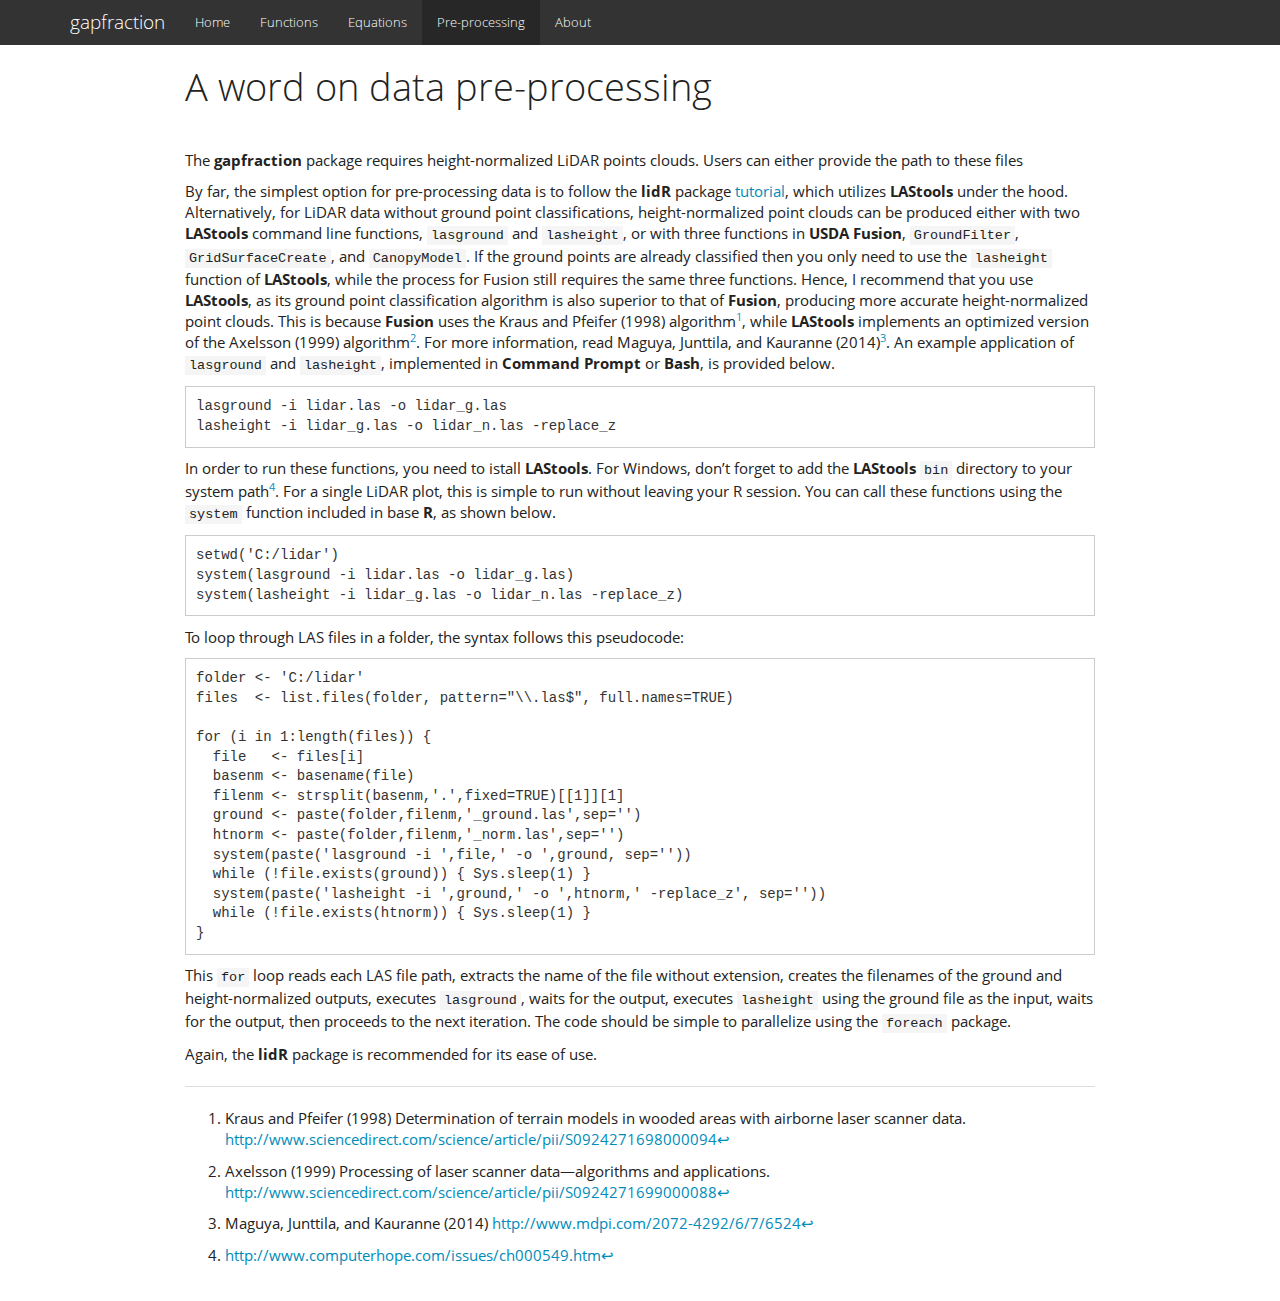
<file: website/docs/preprocessing.html>
<!DOCTYPE html>

<html xmlns="http://www.w3.org/1999/xhtml">

<head>

<meta charset="utf-8" />
<meta http-equiv="Content-Type" content="text/html; charset=utf-8" />
<meta name="generator" content="pandoc" />




<title>A word on data pre-processing</title>

<script src="site_libs/jquery-1.11.3/jquery.min.js"></script>
<meta name="viewport" content="width=device-width, initial-scale=1" />
<link href="site_libs/bootstrap-3.3.5/css/yeti.min.css" rel="stylesheet" />
<script src="site_libs/bootstrap-3.3.5/js/bootstrap.min.js"></script>
<script src="site_libs/bootstrap-3.3.5/shim/html5shiv.min.js"></script>
<script src="site_libs/bootstrap-3.3.5/shim/respond.min.js"></script>
<script src="site_libs/navigation-1.1/tabsets.js"></script>
<link href="site_libs/highlightjs-1.1/default.css" rel="stylesheet" />
<script src="site_libs/highlightjs-1.1/highlight.js"></script>

<style type="text/css">code{white-space: pre;}</style>
<style type="text/css">
  pre:not([class]) {
    background-color: white;
  }
</style>
<script type="text/javascript">
if (window.hljs && document.readyState && document.readyState === "complete") {
   window.setTimeout(function() {
      hljs.initHighlighting();
   }, 0);
}
</script>



<style type="text/css">
h1 {
  font-size: 34px;
}
h1.title {
  font-size: 38px;
}
h2 {
  font-size: 30px;
}
h3 {
  font-size: 24px;
}
h4 {
  font-size: 18px;
}
h5 {
  font-size: 16px;
}
h6 {
  font-size: 12px;
}
.table th:not([align]) {
  text-align: left;
}
</style>


</head>

<body>

<style type = "text/css">
.main-container {
  max-width: 940px;
  margin-left: auto;
  margin-right: auto;
}
code {
  color: inherit;
  background-color: rgba(0, 0, 0, 0.04);
}
img {
  max-width:100%;
  height: auto;
}
.tabbed-pane {
  padding-top: 12px;
}
button.code-folding-btn:focus {
  outline: none;
}
</style>


<style type="text/css">
/* padding for bootstrap navbar */
body {
  padding-top: 45px;
  padding-bottom: 40px;
}
/* offset scroll position for anchor links (for fixed navbar)  */
.section h1 {
  padding-top: 50px;
  margin-top: -50px;
}

.section h2 {
  padding-top: 50px;
  margin-top: -50px;
}
.section h3 {
  padding-top: 50px;
  margin-top: -50px;
}
.section h4 {
  padding-top: 50px;
  margin-top: -50px;
}
.section h5 {
  padding-top: 50px;
  margin-top: -50px;
}
.section h6 {
  padding-top: 50px;
  margin-top: -50px;
}
</style>

<script>
// manage active state of menu based on current page
$(document).ready(function () {
  // active menu anchor
  href = window.location.pathname
  href = href.substr(href.lastIndexOf('/') + 1)
  if (href === "")
    href = "index.html";
  var menuAnchor = $('a[href="' + href + '"]');

  // mark it active
  menuAnchor.parent().addClass('active');

  // if it's got a parent navbar menu mark it active as well
  menuAnchor.closest('li.dropdown').addClass('active');
});
</script>


<div class="container-fluid main-container">

<!-- tabsets -->
<script>
$(document).ready(function () {
  window.buildTabsets("TOC");
});
</script>

<!-- code folding -->






<div class="navbar navbar-default  navbar-fixed-top" role="navigation">
  <div class="container">
    <div class="navbar-header">
      <button type="button" class="navbar-toggle collapsed" data-toggle="collapse" data-target="#navbar">
        <span class="icon-bar"></span>
        <span class="icon-bar"></span>
        <span class="icon-bar"></span>
      </button>
      <a class="navbar-brand" href="index.html">gapfraction</a>
    </div>
    <div id="navbar" class="navbar-collapse collapse">
      <ul class="nav navbar-nav">
        <li>
  <a href="gapfraction.html">Home</a>
</li>
<li>
  <a href="functions.html">Functions</a>
</li>
<li>
  <a href="equations.html">Equations</a>
</li>
<li>
  <a href="preprocessing.html">Pre-processing</a>
</li>
<li>
  <a href="about.html">About</a>
</li>
      </ul>
      <ul class="nav navbar-nav navbar-right">
        
      </ul>
    </div><!--/.nav-collapse -->
  </div><!--/.container -->
</div><!--/.navbar -->

<div class="fluid-row" id="header">



<h1 class="title toc-ignore">A word on data pre-processing</h1>

</div>


<p><br></p>
<p>The <strong>gapfraction</strong> package requires height-normalized LiDAR points clouds. Users can either provide the path to these files</p>
<p>By far, the simplest option for pre-processing data is to follow the <strong>lidR</strong> package <a href="%22https://github.com/Jean-Romain/lidR/wiki/lasnormalize%22">tutorial</a>, which utilizes <strong>LAStools</strong> under the hood. Alternatively, for LiDAR data without ground point classifications, height-normalized point clouds can be produced either with two <strong>LAStools</strong> command line functions, <code>lasground</code> and <code>lasheight</code>, or with three functions in <strong>USDA Fusion</strong>, <code>GroundFilter</code>, <code>GridSurfaceCreate</code>, and <code>CanopyModel</code>. If the ground points are already classified then you only need to use the <code>lasheight</code> function of <strong>LAStools</strong>, while the process for Fusion still requires the same three functions. Hence, I recommend that you use <strong>LAStools</strong>, as its ground point classification algorithm is also superior to that of <strong>Fusion</strong>, producing more accurate height-normalized point clouds. This is because <strong>Fusion</strong> uses the Kraus and Pfeifer (1998) algorithm<a href="#fn1" class="footnoteRef" id="fnref1"><sup>1</sup></a>, while <strong>LAStools</strong> implements an optimized version of the Axelsson (1999) algorithm<a href="#fn2" class="footnoteRef" id="fnref2"><sup>2</sup></a>. For more information, read Maguya, Junttila, and Kauranne (2014)<a href="#fn3" class="footnoteRef" id="fnref3"><sup>3</sup></a>. An example application of <code>lasground</code> and <code>lasheight</code>, implemented in <strong>Command Prompt</strong> or <strong>Bash</strong>, is provided below.</p>
<pre><code>lasground -i lidar.las -o lidar_g.las 
lasheight -i lidar_g.las -o lidar_n.las -replace_z </code></pre>
<p>In order to run these functions, you need to istall <strong>LAStools</strong>. For Windows, don’t forget to add the <strong>LAStools</strong> <code>bin</code> directory to your system path<a href="#fn4" class="footnoteRef" id="fnref4"><sup>4</sup></a>. For a single LiDAR plot, this is simple to run without leaving your R session. You can call these functions using the <code>system</code> function included in base <strong>R</strong>, as shown below.</p>
<pre><code>setwd(&#39;C:/lidar&#39;)
system(lasground -i lidar.las -o lidar_g.las)
system(lasheight -i lidar_g.las -o lidar_n.las -replace_z)</code></pre>
<p>To loop through LAS files in a folder, the syntax follows this pseudocode:</p>
<pre><code>folder &lt;- &#39;C:/lidar&#39;
files  &lt;- list.files(folder, pattern=&quot;\\.las$&quot;, full.names=TRUE)

for (i in 1:length(files)) {
  file   &lt;- files[i]
  basenm &lt;- basename(file)
  filenm &lt;- strsplit(basenm,&#39;.&#39;,fixed=TRUE)[[1]][1]
  ground &lt;- paste(folder,filenm,&#39;_ground.las&#39;,sep=&#39;&#39;)
  htnorm &lt;- paste(folder,filenm,&#39;_norm.las&#39;,sep=&#39;&#39;)
  system(paste(&#39;lasground -i &#39;,file,&#39; -o &#39;,ground, sep=&#39;&#39;))
  while (!file.exists(ground)) { Sys.sleep(1) }
  system(paste(&#39;lasheight -i &#39;,ground,&#39; -o &#39;,htnorm,&#39; -replace_z&#39;, sep=&#39;&#39;))
  while (!file.exists(htnorm)) { Sys.sleep(1) }
}</code></pre>
<p>This <code>for</code> loop reads each LAS file path, extracts the name of the file without extension, creates the filenames of the ground and height-normalized outputs, executes <code>lasground</code>, waits for the output, executes <code>lasheight</code> using the ground file as the input, waits for the output, then proceeds to the next iteration. The code should be simple to parallelize using the <code>foreach</code> package.</p>
<p>Again, the <strong>lidR</strong> package is recommended for its ease of use.</p>
<div class="footnotes">
<hr />
<ol>
<li id="fn1"><p>Kraus and Pfeifer (1998) Determination of terrain models in wooded areas with airborne laser scanner data. <a href="http://www.sciencedirect.com/science/article/pii/S0924271698000094" class="uri">http://www.sciencedirect.com/science/article/pii/S0924271698000094</a><a href="#fnref1">↩</a></p></li>
<li id="fn2"><p>Axelsson (1999) Processing of laser scanner data—algorithms and applications. <a href="http://www.sciencedirect.com/science/article/pii/S0924271699000088" class="uri">http://www.sciencedirect.com/science/article/pii/S0924271699000088</a><a href="#fnref2">↩</a></p></li>
<li id="fn3"><p>Maguya, Junttila, and Kauranne (2014) <a href="http://www.mdpi.com/2072-4292/6/7/6524" class="uri">http://www.mdpi.com/2072-4292/6/7/6524</a><a href="#fnref3">↩</a></p></li>
<li id="fn4"><p><a href="http://www.computerhope.com/issues/ch000549.htm" class="uri">http://www.computerhope.com/issues/ch000549.htm</a><a href="#fnref4">↩</a></p></li>
</ol>
</div>




</div>

<script>

// add bootstrap table styles to pandoc tables
function bootstrapStylePandocTables() {
  $('tr.header').parent('thead').parent('table').addClass('table table-condensed');
}
$(document).ready(function () {
  bootstrapStylePandocTables();
});


</script>

<!-- dynamically load mathjax for compatibility with self-contained -->
<script>
  (function () {
    var script = document.createElement("script");
    script.type = "text/javascript";
    script.src  = "https://mathjax.rstudio.com/latest/MathJax.js?config=TeX-AMS-MML_HTMLorMML";
    document.getElementsByTagName("head")[0].appendChild(script);
  })();
</script>

</body>
</html>
</file>
<file: stylesheets/stylesheet.css>
* {
  box-sizing: border-box; }

body {
  padding: 0;
  margin: 0;
  font-family: "Open Sans", "Helvetica Neue", Helvetica, Arial, sans-serif;
  font-size: 16px;
  line-height: 1.5;
  color: #606c71; }

a {
  color: #1e6bb8;
  text-decoration: none; }
  a:hover {
    text-decoration: underline; }

.btn {
  display: inline-block;
  margin-bottom: 1rem;
  color: rgba(255, 255, 255, 0.7);
  background-color: rgba(255, 255, 255, 0.08);
  border-color: rgba(255, 255, 255, 0.2);
  border-style: solid;
  border-width: 1px;
  border-radius: 0.3rem;
  transition: color 0.2s, background-color 0.2s, border-color 0.2s; }
  .btn + .btn {
    margin-left: 1rem; }

.btn:hover {
  color: rgba(255, 255, 255, 0.8);
  text-decoration: none;
  background-color: rgba(255, 255, 255, 0.2);
  border-color: rgba(255, 255, 255, 0.3); }

@media screen and (min-width: 64em) {
  .btn {
    padding: 0.75rem 1rem; } }

@media screen and (min-width: 42em) and (max-width: 64em) {
  .btn {
    padding: 0.6rem 0.9rem;
    font-size: 0.9rem; } }

@media screen and (max-width: 42em) {
  .btn {
    display: block;
    width: 100%;
    padding: 0.75rem;
    font-size: 0.9rem; }
    .btn + .btn {
      margin-top: 1rem;
      margin-left: 0; } }

.page-header {
  color: #fff;
  text-align: center;
  background-color: #159957;
  background-image: linear-gradient(120deg, #155799, #159957); }

@media screen and (min-width: 64em) {
  .page-header {
    padding: 5rem 6rem; } }

@media screen and (min-width: 42em) and (max-width: 64em) {
  .page-header {
    padding: 3rem 4rem; } }

@media screen and (max-width: 42em) {
  .page-header {
    padding: 2rem 1rem; } }

.project-name {
  margin-top: 0;
  margin-bottom: 0.1rem; }

@media screen and (min-width: 64em) {
  .project-name {
    font-size: 3.25rem; } }

@media screen and (min-width: 42em) and (max-width: 64em) {
  .project-name {
    font-size: 2.25rem; } }

@media screen and (max-width: 42em) {
  .project-name {
    font-size: 1.75rem; } }

.project-tagline {
  margin-bottom: 2rem;
  font-weight: normal;
  opacity: 0.7; }

@media screen and (min-width: 64em) {
  .project-tagline {
    font-size: 1.25rem; } }

@media screen and (min-width: 42em) and (max-width: 64em) {
  .project-tagline {
    font-size: 1.15rem; } }

@media screen and (max-width: 42em) {
  .project-tagline {
    font-size: 1rem; } }

.main-content :first-child {
  margin-top: 0; }
.main-content img {
  max-width: 100%; }
.main-content h1, .main-content h2, .main-content h3, .main-content h4, .main-content h5, .main-content h6 {
  margin-top: 2rem;
  margin-bottom: 1rem;
  font-weight: normal;
  color: #159957; }
.main-content p {
  margin-bottom: 1em; }
.main-content code {
  padding: 2px 4px;
  font-family: Consolas, "Liberation Mono", Menlo, Courier, monospace;
  font-size: 0.9rem;
  color: #383e41;
  background-color: #f3f6fa;
  border-radius: 0.3rem; }
.main-content pre {
  padding: 0.8rem;
  margin-top: 0;
  margin-bottom: 1rem;
  font: 1rem Consolas, "Liberation Mono", Menlo, Courier, monospace;
  color: #567482;
  word-wrap: normal;
  background-color: #f3f6fa;
  border: solid 1px #dce6f0;
  border-radius: 0.3rem; }
  .main-content pre > code {
    padding: 0;
    margin: 0;
    font-size: 0.9rem;
    color: #567482;
    word-break: normal;
    white-space: pre;
    background: transparent;
    border: 0; }
.main-content .highlight {
  margin-bottom: 1rem; }
  .main-content .highlight pre {
    margin-bottom: 0;
    word-break: normal; }
.main-content .highlight pre, .main-content pre {
  padding: 0.8rem;
  overflow: auto;
  font-size: 0.9rem;
  line-height: 1.45;
  border-radius: 0.3rem; }
.main-content pre code, .main-content pre tt {
  display: inline;
  max-width: initial;
  padding: 0;
  margin: 0;
  overflow: initial;
  line-height: inherit;
  word-wrap: normal;
  background-color: transparent;
  border: 0; }
  .main-content pre code:before, .main-content pre code:after, .main-content pre tt:before, .main-content pre tt:after {
    content: normal; }
.main-content ul, .main-content ol {
  margin-top: 0; }
.main-content blockquote {
  padding: 0 1rem;
  margin-left: 0;
  color: #819198;
  border-left: 0.3rem solid #dce6f0; }
  .main-content blockquote > :first-child {
    margin-top: 0; }
  .main-content blockquote > :last-child {
    margin-bottom: 0; }
.main-content table {
  display: block;
  width: 100%;
  overflow: auto;
  word-break: normal;
  word-break: keep-all; }
  .main-content table th {
    font-weight: bold; }
  .main-content table th, .main-content table td {
    padding: 0.5rem 1rem;
    border: 1px solid #e9ebec; }
.main-content dl {
  padding: 0; }
  .main-content dl dt {
    padding: 0;
    margin-top: 1rem;
    font-size: 1rem;
    font-weight: bold; }
  .main-content dl dd {
    padding: 0;
    margin-bottom: 1rem; }
.main-content hr {
  height: 2px;
  padding: 0;
  margin: 1rem 0;
  background-color: #eff0f1;
  border: 0; }

@media screen and (min-width: 64em) {
  .main-content {
    max-width: 64rem;
    padding: 2rem 6rem;
    margin: 0 auto;
    font-size: 1.1rem; } }

@media screen and (min-width: 42em) and (max-width: 64em) {
  .main-content {
    padding: 2rem 4rem;
    font-size: 1.1rem; } }

@media screen and (max-width: 42em) {
  .main-content {
    padding: 2rem 1rem;
    font-size: 1rem; } }

.site-footer {
  padding-top: 2rem;
  margin-top: 2rem;
  border-top: solid 1px #eff0f1; }

.site-footer-owner {
  display: block;
  font-weight: bold; }

.site-footer-credits {
  color: #819198; }

@media screen and (min-width: 64em) {
  .site-footer {
    font-size: 1rem; } }

@media screen and (min-width: 42em) and (max-width: 64em) {
  .site-footer {
    font-size: 1rem; } }

@media screen and (max-width: 42em) {
  .site-footer {
    font-size: 0.9rem; } }
</file>
<file: stylesheets/github-light.css>
/*
   Copyright 2014 GitHub Inc.

   Licensed under the Apache License, Version 2.0 (the "License");
   you may not use this file except in compliance with the License.
   You may obtain a copy of the License at

       http://www.apache.org/licenses/LICENSE-2.0

   Unless required by applicable law or agreed to in writing, software
   distributed under the License is distributed on an "AS IS" BASIS,
   WITHOUT WARRANTIES OR CONDITIONS OF ANY KIND, either express or implied.
   See the License for the specific language governing permissions and
   limitations under the License.

*/

.pl-c /* comment */ {
  color: #969896;
}

.pl-c1      /* constant, markup.raw, meta.diff.header, meta.module-reference, meta.property-name, support, support.constant, support.variable, variable.other.constant */,
.pl-s .pl-v /* string variable */ {
  color: #0086b3;
}

.pl-e  /* entity */,
.pl-en /* entity.name */ {
  color: #795da3;
}

.pl-s .pl-s1 /* string source */,
.pl-smi      /* storage.modifier.import, storage.modifier.package, storage.type.java, variable.other, variable.parameter.function */ {
  color: #333;
}

.pl-ent /* entity.name.tag */ {
  color: #63a35c;
}

.pl-k /* keyword, storage, storage.type */ {
  color: #a71d5d;
}

.pl-pds              /* punctuation.definition.string, string.regexp.character-class */,
.pl-s                /* string */,
.pl-s .pl-pse .pl-s1 /* string punctuation.section.embedded source */,
.pl-sr               /* string.regexp */,
.pl-sr .pl-cce       /* string.regexp constant.character.escape */,
.pl-sr .pl-sra       /* string.regexp string.regexp.arbitrary-repitition */,
.pl-sr .pl-sre       /* string.regexp source.ruby.embedded */ {
  color: #183691;
}

.pl-v /* variable */ {
  color: #ed6a43;
}

.pl-id /* invalid.deprecated */ {
  color: #b52a1d;
}

.pl-ii /* invalid.illegal */ {
  background-color: #b52a1d;
  color: #f8f8f8;
}

.pl-sr .pl-cce /* string.regexp constant.character.escape */ {
  color: #63a35c;
  font-weight: bold;
}

.pl-ml /* markup.list */ {
  color: #693a17;
}

.pl-mh        /* markup.heading */,
.pl-mh .pl-en /* markup.heading entity.name */,
.pl-ms        /* meta.separator */ {
  color: #1d3e81;
  font-weight: bold;
}

.pl-mq /* markup.quote */ {
  color: #008080;
}

.pl-mi /* markup.italic */ {
  color: #333;
  font-style: italic;
}

.pl-mb /* markup.bold */ {
  color: #333;
  font-weight: bold;
}

.pl-md /* markup.deleted, meta.diff.header.from-file */ {
  background-color: #ffecec;
  color: #bd2c00;
}

.pl-mi1 /* markup.inserted, meta.diff.header.to-file */ {
  background-color: #eaffea;
  color: #55a532;
}

.pl-mdr /* meta.diff.range */ {
  color: #795da3;
  font-weight: bold;
}

.pl-mo /* meta.output */ {
  color: #1d3e81;
}
</file>
<file: docs/site_libs/highlightjs-1.1/default.css>
pre .operator,
pre .paren {
 color: rgb(104, 118, 135)
}

pre .literal {
 color: #990073
}

pre .number {
 color: #099;
}

pre .comment {
 color: #998;
 font-style: italic
}

pre .keyword {
 color: #900;
 font-weight: bold
}

pre .identifier {
 color: rgb(0, 0, 0);
}

pre .string {
 color: #d14;
}
</file>
<file: website/docs/site_libs/highlightjs-1.1/default.css>
pre .operator,
pre .paren {
 color: rgb(104, 118, 135)
}

pre .literal {
 color: #990073
}

pre .number {
 color: #099;
}

pre .comment {
 color: #998;
 font-style: italic
}

pre .keyword {
 color: #900;
 font-weight: bold
}

pre .identifier {
 color: rgb(0, 0, 0);
}

pre .string {
 color: #d14;
}
</file>
<file: docs/site_libs/bootstrap-3.3.5/css/yeti.min.css>
@font-face {
  font-family: 'Open Sans';
  font-style: normal;
  font-weight: 300;
  src: url(fonts/OpenSansLight.ttf) format('truetype');
}
@font-face {
  font-family: 'Open Sans';
  font-style: normal;
  font-weight: 400;
  src: url(fonts/OpenSans.ttf) format('truetype');
}
@font-face {
  font-family: 'Open Sans';
  font-style: normal;
  font-weight: 700;
  src: url(fonts/OpenSansBold.ttf) format('truetype');
}
@font-face {
  font-family: 'Open Sans';
  font-style: italic;
  font-weight: 300;
  src: url(fonts/OpenSansLightItalic.ttf) format('truetype');
}
@font-face {
  font-family: 'Open Sans';
  font-style: italic;
  font-weight: 400;
  src: url(fonts/OpenSansItalic.ttf) format('truetype');
}
@font-face {
  font-family: 'Open Sans';
  font-style: italic;
  font-weight: 700;
  src: url(fonts/OpenSansBoldItalic.ttf) format('truetype');
}


/*!
 * bootswatch v3.3.6
 * Homepage: http://bootswatch.com
 * Copyright 2012-2015 Thomas Park
 * Licensed under MIT
 * Based on Bootstrap
*//*!
 * Bootstrap v3.3.6 (http://getbootstrap.com)
 * Copyright 2011-2015 Twitter, Inc.
 * Licensed under MIT (https://github.com/twbs/bootstrap/blob/master/LICENSE)
 *//*! normalize.css v3.0.3 | MIT License | github.com/necolas/normalize.css */html{font-family:sans-serif;-ms-text-size-adjust:100%;-webkit-text-size-adjust:100%}body{margin:0}article,aside,details,figcaption,figure,footer,header,hgroup,main,menu,nav,section,summary{display:block}audio,canvas,progress,video{display:inline-block;vertical-align:baseline}audio:not([controls]){display:none;height:0}[hidden],template{display:none}a{background-color:transparent}a:active,a:hover{outline:0}abbr[title]{border-bottom:1px dotted}b,strong{font-weight:bold}dfn{font-style:italic}h1{font-size:2em;margin:0.67em 0}mark{background:#ff0;color:#000}small{font-size:80%}sub,sup{font-size:75%;line-height:0;position:relative;vertical-align:baseline}sup{top:-0.5em}sub{bottom:-0.25em}img{border:0}svg:not(:root){overflow:hidden}figure{margin:1em 40px}hr{-webkit-box-sizing:content-box;-moz-box-sizing:content-box;box-sizing:content-box;height:0}pre{overflow:auto}code,kbd,pre,samp{font-family:monospace, monospace;font-size:1em}button,input,optgroup,select,textarea{color:inherit;font:inherit;margin:0}button{overflow:visible}button,select{text-transform:none}button,html input[type="button"],input[type="reset"],input[type="submit"]{-webkit-appearance:button;cursor:pointer}button[disabled],html input[disabled]{cursor:default}button::-moz-focus-inner,input::-moz-focus-inner{border:0;padding:0}input{line-height:normal}input[type="checkbox"],input[type="radio"]{-webkit-box-sizing:border-box;-moz-box-sizing:border-box;box-sizing:border-box;padding:0}input[type="number"]::-webkit-inner-spin-button,input[type="number"]::-webkit-outer-spin-button{height:auto}input[type="search"]{-webkit-appearance:textfield;-webkit-box-sizing:content-box;-moz-box-sizing:content-box;box-sizing:content-box}input[type="search"]::-webkit-search-cancel-button,input[type="search"]::-webkit-search-decoration{-webkit-appearance:none}fieldset{border:1px solid #c0c0c0;margin:0 2px;padding:0.35em 0.625em 0.75em}legend{border:0;padding:0}textarea{overflow:auto}optgroup{font-weight:bold}table{border-collapse:collapse;border-spacing:0}td,th{padding:0}/*! Source: https://github.com/h5bp/html5-boilerplate/blob/master/src/css/main.css */@media print{*,*:before,*:after{background:transparent !important;color:#000 !important;-webkit-box-shadow:none !important;box-shadow:none !important;text-shadow:none !important}a,a:visited{text-decoration:underline}a[href]:after{content:" (" attr(href) ")"}abbr[title]:after{content:" (" attr(title) ")"}a[href^="#"]:after,a[href^="javascript:"]:after{content:""}pre,blockquote{border:1px solid #999;page-break-inside:avoid}thead{display:table-header-group}tr,img{page-break-inside:avoid}img{max-width:100% !important}p,h2,h3{orphans:3;widows:3}h2,h3{page-break-after:avoid}.navbar{display:none}.btn>.caret,.dropup>.btn>.caret{border-top-color:#000 !important}.label{border:1px solid #000}.table{border-collapse:collapse !important}.table td,.table th{background-color:#fff !important}.table-bordered th,.table-bordered td{border:1px solid #ddd !important}}@font-face{font-family:'Glyphicons Halflings';src:url('../fonts/glyphicons-halflings-regular.eot');src:url('../fonts/glyphicons-halflings-regular.eot?#iefix') format('embedded-opentype'),url('../fonts/glyphicons-halflings-regular.woff') format('woff'),url('../fonts/glyphicons-halflings-regular.ttf') format('truetype'),url('../fonts/glyphicons-halflings-regular.svg#glyphicons_halflingsregular') format('svg')}.glyphicon{position:relative;top:1px;display:inline-block;font-family:'Glyphicons Halflings';font-style:normal;font-weight:normal;line-height:1;-webkit-font-smoothing:antialiased;-moz-osx-font-smoothing:grayscale}.glyphicon-asterisk:before{content:"\002a"}.glyphicon-plus:before{content:"\002b"}.glyphicon-euro:before,.glyphicon-eur:before{content:"\20ac"}.glyphicon-minus:before{content:"\2212"}.glyphicon-cloud:before{content:"\2601"}.glyphicon-envelope:before{content:"\2709"}.glyphicon-pencil:before{content:"\270f"}.glyphicon-glass:before{content:"\e001"}.glyphicon-music:before{content:"\e002"}.glyphicon-search:before{content:"\e003"}.glyphicon-heart:before{content:"\e005"}.glyphicon-star:before{content:"\e006"}.glyphicon-star-empty:before{content:"\e007"}.glyphicon-user:before{content:"\e008"}.glyphicon-film:before{content:"\e009"}.glyphicon-th-large:before{content:"\e010"}.glyphicon-th:before{content:"\e011"}.glyphicon-th-list:before{content:"\e012"}.glyphicon-ok:before{content:"\e013"}.glyphicon-remove:before{content:"\e014"}.glyphicon-zoom-in:before{content:"\e015"}.glyphicon-zoom-out:before{content:"\e016"}.glyphicon-off:before{content:"\e017"}.glyphicon-signal:before{content:"\e018"}.glyphicon-cog:before{content:"\e019"}.glyphicon-trash:before{content:"\e020"}.glyphicon-home:before{content:"\e021"}.glyphicon-file:before{content:"\e022"}.glyphicon-time:before{content:"\e023"}.glyphicon-road:before{content:"\e024"}.glyphicon-download-alt:before{content:"\e025"}.glyphicon-download:before{content:"\e026"}.glyphicon-upload:before{content:"\e027"}.glyphicon-inbox:before{content:"\e028"}.glyphicon-play-circle:before{content:"\e029"}.glyphicon-repeat:before{content:"\e030"}.glyphicon-refresh:before{content:"\e031"}.glyphicon-list-alt:before{content:"\e032"}.glyphicon-lock:before{content:"\e033"}.glyphicon-flag:before{content:"\e034"}.glyphicon-headphones:before{content:"\e035"}.glyphicon-volume-off:before{content:"\e036"}.glyphicon-volume-down:before{content:"\e037"}.glyphicon-volume-up:before{content:"\e038"}.glyphicon-qrcode:before{content:"\e039"}.glyphicon-barcode:before{content:"\e040"}.glyphicon-tag:before{content:"\e041"}.glyphicon-tags:before{content:"\e042"}.glyphicon-book:before{content:"\e043"}.glyphicon-bookmark:before{content:"\e044"}.glyphicon-print:before{content:"\e045"}.glyphicon-camera:before{content:"\e046"}.glyphicon-font:before{content:"\e047"}.glyphicon-bold:before{content:"\e048"}.glyphicon-italic:before{content:"\e049"}.glyphicon-text-height:before{content:"\e050"}.glyphicon-text-width:before{content:"\e051"}.glyphicon-align-left:before{content:"\e052"}.glyphicon-align-center:before{content:"\e053"}.glyphicon-align-right:before{content:"\e054"}.glyphicon-align-justify:before{content:"\e055"}.glyphicon-list:before{content:"\e056"}.glyphicon-indent-left:before{content:"\e057"}.glyphicon-indent-right:before{content:"\e058"}.glyphicon-facetime-video:before{content:"\e059"}.glyphicon-picture:before{content:"\e060"}.glyphicon-map-marker:before{content:"\e062"}.glyphicon-adjust:before{content:"\e063"}.glyphicon-tint:before{content:"\e064"}.glyphicon-edit:before{content:"\e065"}.glyphicon-share:before{content:"\e066"}.glyphicon-check:before{content:"\e067"}.glyphicon-move:before{content:"\e068"}.glyphicon-step-backward:before{content:"\e069"}.glyphicon-fast-backward:before{content:"\e070"}.glyphicon-backward:before{content:"\e071"}.glyphicon-play:before{content:"\e072"}.glyphicon-pause:before{content:"\e073"}.glyphicon-stop:before{content:"\e074"}.glyphicon-forward:before{content:"\e075"}.glyphicon-fast-forward:before{content:"\e076"}.glyphicon-step-forward:before{content:"\e077"}.glyphicon-eject:before{content:"\e078"}.glyphicon-chevron-left:before{content:"\e079"}.glyphicon-chevron-right:before{content:"\e080"}.glyphicon-plus-sign:before{content:"\e081"}.glyphicon-minus-sign:before{content:"\e082"}.glyphicon-remove-sign:before{content:"\e083"}.glyphicon-ok-sign:before{content:"\e084"}.glyphicon-question-sign:before{content:"\e085"}.glyphicon-info-sign:before{content:"\e086"}.glyphicon-screenshot:before{content:"\e087"}.glyphicon-remove-circle:before{content:"\e088"}.glyphicon-ok-circle:before{content:"\e089"}.glyphicon-ban-circle:before{content:"\e090"}.glyphicon-arrow-left:before{content:"\e091"}.glyphicon-arrow-right:before{content:"\e092"}.glyphicon-arrow-up:before{content:"\e093"}.glyphicon-arrow-down:before{content:"\e094"}.glyphicon-share-alt:before{content:"\e095"}.glyphicon-resize-full:before{content:"\e096"}.glyphicon-resize-small:before{content:"\e097"}.glyphicon-exclamation-sign:before{content:"\e101"}.glyphicon-gift:before{content:"\e102"}.glyphicon-leaf:before{content:"\e103"}.glyphicon-fire:before{content:"\e104"}.glyphicon-eye-open:before{content:"\e105"}.glyphicon-eye-close:before{content:"\e106"}.glyphicon-warning-sign:before{content:"\e107"}.glyphicon-plane:before{content:"\e108"}.glyphicon-calendar:before{content:"\e109"}.glyphicon-random:before{content:"\e110"}.glyphicon-comment:before{content:"\e111"}.glyphicon-magnet:before{content:"\e112"}.glyphicon-chevron-up:before{content:"\e113"}.glyphicon-chevron-down:before{content:"\e114"}.glyphicon-retweet:before{content:"\e115"}.glyphicon-shopping-cart:before{content:"\e116"}.glyphicon-folder-close:before{content:"\e117"}.glyphicon-folder-open:before{content:"\e118"}.glyphicon-resize-vertical:before{content:"\e119"}.glyphicon-resize-horizontal:before{content:"\e120"}.glyphicon-hdd:before{content:"\e121"}.glyphicon-bullhorn:before{content:"\e122"}.glyphicon-bell:before{content:"\e123"}.glyphicon-certificate:before{content:"\e124"}.glyphicon-thumbs-up:before{content:"\e125"}.glyphicon-thumbs-down:before{content:"\e126"}.glyphicon-hand-right:before{content:"\e127"}.glyphicon-hand-left:before{content:"\e128"}.glyphicon-hand-up:before{content:"\e129"}.glyphicon-hand-down:before{content:"\e130"}.glyphicon-circle-arrow-right:before{content:"\e131"}.glyphicon-circle-arrow-left:before{content:"\e132"}.glyphicon-circle-arrow-up:before{content:"\e133"}.glyphicon-circle-arrow-down:before{content:"\e134"}.glyphicon-globe:before{content:"\e135"}.glyphicon-wrench:before{content:"\e136"}.glyphicon-tasks:before{content:"\e137"}.glyphicon-filter:before{content:"\e138"}.glyphicon-briefcase:before{content:"\e139"}.glyphicon-fullscreen:before{content:"\e140"}.glyphicon-dashboard:before{content:"\e141"}.glyphicon-paperclip:before{content:"\e142"}.glyphicon-heart-empty:before{content:"\e143"}.glyphicon-link:before{content:"\e144"}.glyphicon-phone:before{content:"\e145"}.glyphicon-pushpin:before{content:"\e146"}.glyphicon-usd:before{content:"\e148"}.glyphicon-gbp:before{content:"\e149"}.glyphicon-sort:before{content:"\e150"}.glyphicon-sort-by-alphabet:before{content:"\e151"}.glyphicon-sort-by-alphabet-alt:before{content:"\e152"}.glyphicon-sort-by-order:before{content:"\e153"}.glyphicon-sort-by-order-alt:before{content:"\e154"}.glyphicon-sort-by-attributes:before{content:"\e155"}.glyphicon-sort-by-attributes-alt:before{content:"\e156"}.glyphicon-unchecked:before{content:"\e157"}.glyphicon-expand:before{content:"\e158"}.glyphicon-collapse-down:before{content:"\e159"}.glyphicon-collapse-up:before{content:"\e160"}.glyphicon-log-in:before{content:"\e161"}.glyphicon-flash:before{content:"\e162"}.glyphicon-log-out:before{content:"\e163"}.glyphicon-new-window:before{content:"\e164"}.glyphicon-record:before{content:"\e165"}.glyphicon-save:before{content:"\e166"}.glyphicon-open:before{content:"\e167"}.glyphicon-saved:before{content:"\e168"}.glyphicon-import:before{content:"\e169"}.glyphicon-export:before{content:"\e170"}.glyphicon-send:before{content:"\e171"}.glyphicon-floppy-disk:before{content:"\e172"}.glyphicon-floppy-saved:before{content:"\e173"}.glyphicon-floppy-remove:before{content:"\e174"}.glyphicon-floppy-save:before{content:"\e175"}.glyphicon-floppy-open:before{content:"\e176"}.glyphicon-credit-card:before{content:"\e177"}.glyphicon-transfer:before{content:"\e178"}.glyphicon-cutlery:before{content:"\e179"}.glyphicon-header:before{content:"\e180"}.glyphicon-compressed:before{content:"\e181"}.glyphicon-earphone:before{content:"\e182"}.glyphicon-phone-alt:before{content:"\e183"}.glyphicon-tower:before{content:"\e184"}.glyphicon-stats:before{content:"\e185"}.glyphicon-sd-video:before{content:"\e186"}.glyphicon-hd-video:before{content:"\e187"}.glyphicon-subtitles:before{content:"\e188"}.glyphicon-sound-stereo:before{content:"\e189"}.glyphicon-sound-dolby:before{content:"\e190"}.glyphicon-sound-5-1:before{content:"\e191"}.glyphicon-sound-6-1:before{content:"\e192"}.glyphicon-sound-7-1:before{content:"\e193"}.glyphicon-copyright-mark:before{content:"\e194"}.glyphicon-registration-mark:before{content:"\e195"}.glyphicon-cloud-download:before{content:"\e197"}.glyphicon-cloud-upload:before{content:"\e198"}.glyphicon-tree-conifer:before{content:"\e199"}.glyphicon-tree-deciduous:before{content:"\e200"}.glyphicon-cd:before{content:"\e201"}.glyphicon-save-file:before{content:"\e202"}.glyphicon-open-file:before{content:"\e203"}.glyphicon-level-up:before{content:"\e204"}.glyphicon-copy:before{content:"\e205"}.glyphicon-paste:before{content:"\e206"}.glyphicon-alert:before{content:"\e209"}.glyphicon-equalizer:before{content:"\e210"}.glyphicon-king:before{content:"\e211"}.glyphicon-queen:before{content:"\e212"}.glyphicon-pawn:before{content:"\e213"}.glyphicon-bishop:before{content:"\e214"}.glyphicon-knight:before{content:"\e215"}.glyphicon-baby-formula:before{content:"\e216"}.glyphicon-tent:before{content:"\26fa"}.glyphicon-blackboard:before{content:"\e218"}.glyphicon-bed:before{content:"\e219"}.glyphicon-apple:before{content:"\f8ff"}.glyphicon-erase:before{content:"\e221"}.glyphicon-hourglass:before{content:"\231b"}.glyphicon-lamp:before{content:"\e223"}.glyphicon-duplicate:before{content:"\e224"}.glyphicon-piggy-bank:before{content:"\e225"}.glyphicon-scissors:before{content:"\e226"}.glyphicon-bitcoin:before{content:"\e227"}.glyphicon-btc:before{content:"\e227"}.glyphicon-xbt:before{content:"\e227"}.glyphicon-yen:before{content:"\00a5"}.glyphicon-jpy:before{content:"\00a5"}.glyphicon-ruble:before{content:"\20bd"}.glyphicon-rub:before{content:"\20bd"}.glyphicon-scale:before{content:"\e230"}.glyphicon-ice-lolly:before{content:"\e231"}.glyphicon-ice-lolly-tasted:before{content:"\e232"}.glyphicon-education:before{content:"\e233"}.glyphicon-option-horizontal:before{content:"\e234"}.glyphicon-option-vertical:before{content:"\e235"}.glyphicon-menu-hamburger:before{content:"\e236"}.glyphicon-modal-window:before{content:"\e237"}.glyphicon-oil:before{content:"\e238"}.glyphicon-grain:before{content:"\e239"}.glyphicon-sunglasses:before{content:"\e240"}.glyphicon-text-size:before{content:"\e241"}.glyphicon-text-color:before{content:"\e242"}.glyphicon-text-background:before{content:"\e243"}.glyphicon-object-align-top:before{content:"\e244"}.glyphicon-object-align-bottom:before{content:"\e245"}.glyphicon-object-align-horizontal:before{content:"\e246"}.glyphicon-object-align-left:before{content:"\e247"}.glyphicon-object-align-vertical:before{content:"\e248"}.glyphicon-object-align-right:before{content:"\e249"}.glyphicon-triangle-right:before{content:"\e250"}.glyphicon-triangle-left:before{content:"\e251"}.glyphicon-triangle-bottom:before{content:"\e252"}.glyphicon-triangle-top:before{content:"\e253"}.glyphicon-console:before{content:"\e254"}.glyphicon-superscript:before{content:"\e255"}.glyphicon-subscript:before{content:"\e256"}.glyphicon-menu-left:before{content:"\e257"}.glyphicon-menu-right:before{content:"\e258"}.glyphicon-menu-down:before{content:"\e259"}.glyphicon-menu-up:before{content:"\e260"}*{-webkit-box-sizing:border-box;-moz-box-sizing:border-box;box-sizing:border-box}*:before,*:after{-webkit-box-sizing:border-box;-moz-box-sizing:border-box;box-sizing:border-box}html{font-size:10px;-webkit-tap-highlight-color:rgba(0,0,0,0)}body{font-family:"Open Sans","Helvetica Neue",Helvetica,Arial,sans-serif;font-size:15px;line-height:1.4;color:#222222;background-color:#ffffff}input,button,select,textarea{font-family:inherit;font-size:inherit;line-height:inherit}a{color:#008cba;text-decoration:none}a:hover,a:focus{color:#008cba;text-decoration:underline}a:focus{outline:thin dotted;outline:5px auto -webkit-focus-ring-color;outline-offset:-2px}figure{margin:0}img{vertical-align:middle}.img-responsive,.thumbnail>img,.thumbnail a>img,.carousel-inner>.item>img,.carousel-inner>.item>a>img{display:block;max-width:100%;height:auto}.img-rounded{border-radius:0}.img-thumbnail{padding:4px;line-height:1.4;background-color:#ffffff;border:1px solid #dddddd;border-radius:0;-webkit-transition:all .2s ease-in-out;-o-transition:all .2s ease-in-out;transition:all .2s ease-in-out;display:inline-block;max-width:100%;height:auto}.img-circle{border-radius:50%}hr{margin-top:21px;margin-bottom:21px;border:0;border-top:1px solid #dddddd}.sr-only{position:absolute;width:1px;height:1px;margin:-1px;padding:0;overflow:hidden;clip:rect(0, 0, 0, 0);border:0}.sr-only-focusable:active,.sr-only-focusable:focus{position:static;width:auto;height:auto;margin:0;overflow:visible;clip:auto}[role="button"]{cursor:pointer}h1,h2,h3,h4,h5,h6,.h1,.h2,.h3,.h4,.h5,.h6{font-family:"Open Sans","Helvetica Neue",Helvetica,Arial,sans-serif;font-weight:300;line-height:1.1;color:inherit}h1 small,h2 small,h3 small,h4 small,h5 small,h6 small,.h1 small,.h2 small,.h3 small,.h4 small,.h5 small,.h6 small,h1 .small,h2 .small,h3 .small,h4 .small,h5 .small,h6 .small,.h1 .small,.h2 .small,.h3 .small,.h4 .small,.h5 .small,.h6 .small{font-weight:normal;line-height:1;color:#999999}h1,.h1,h2,.h2,h3,.h3{margin-top:21px;margin-bottom:10.5px}h1 small,.h1 small,h2 small,.h2 small,h3 small,.h3 small,h1 .small,.h1 .small,h2 .small,.h2 .small,h3 .small,.h3 .small{font-size:65%}h4,.h4,h5,.h5,h6,.h6{margin-top:10.5px;margin-bottom:10.5px}h4 small,.h4 small,h5 small,.h5 small,h6 small,.h6 small,h4 .small,.h4 .small,h5 .small,.h5 .small,h6 .small,.h6 .small{font-size:75%}h1,.h1{font-size:39px}h2,.h2{font-size:32px}h3,.h3{font-size:26px}h4,.h4{font-size:19px}h5,.h5{font-size:15px}h6,.h6{font-size:13px}p{margin:0 0 10.5px}.lead{margin-bottom:21px;font-size:17px;font-weight:300;line-height:1.4}@media (min-width:768px){.lead{font-size:22.5px}}small,.small{font-size:80%}mark,.mark{background-color:#fcf8e3;padding:.2em}.text-left{text-align:left}.text-right{text-align:right}.text-center{text-align:center}.text-justify{text-align:justify}.text-nowrap{white-space:nowrap}.text-lowercase{text-transform:lowercase}.text-uppercase{text-transform:uppercase}.text-capitalize{text-transform:capitalize}.text-muted{color:#999999}.text-primary{color:#008cba}a.text-primary:hover,a.text-primary:focus{color:#006687}.text-success{color:#43ac6a}a.text-success:hover,a.text-success:focus{color:#358753}.text-info{color:#5bc0de}a.text-info:hover,a.text-info:focus{color:#31b0d5}.text-warning{color:#e99002}a.text-warning:hover,a.text-warning:focus{color:#b67102}.text-danger{color:#f04124}a.text-danger:hover,a.text-danger:focus{color:#d32a0e}.bg-primary{color:#fff;background-color:#008cba}a.bg-primary:hover,a.bg-primary:focus{background-color:#006687}.bg-success{background-color:#dff0d8}a.bg-success:hover,a.bg-success:focus{background-color:#c1e2b3}.bg-info{background-color:#d9edf7}a.bg-info:hover,a.bg-info:focus{background-color:#afd9ee}.bg-warning{background-color:#fcf8e3}a.bg-warning:hover,a.bg-warning:focus{background-color:#f7ecb5}.bg-danger{background-color:#f2dede}a.bg-danger:hover,a.bg-danger:focus{background-color:#e4b9b9}.page-header{padding-bottom:9.5px;margin:42px 0 21px;border-bottom:1px solid #dddddd}ul,ol{margin-top:0;margin-bottom:10.5px}ul ul,ol ul,ul ol,ol ol{margin-bottom:0}.list-unstyled{padding-left:0;list-style:none}.list-inline{padding-left:0;list-style:none;margin-left:-5px}.list-inline>li{display:inline-block;padding-left:5px;padding-right:5px}dl{margin-top:0;margin-bottom:21px}dt,dd{line-height:1.4}dt{font-weight:bold}dd{margin-left:0}@media (min-width:768px){.dl-horizontal dt{float:left;width:160px;clear:left;text-align:right;overflow:hidden;text-overflow:ellipsis;white-space:nowrap}.dl-horizontal dd{margin-left:180px}}abbr[title],abbr[data-original-title]{cursor:help;border-bottom:1px dotted #999999}.initialism{font-size:90%;text-transform:uppercase}blockquote{padding:10.5px 21px;margin:0 0 21px;font-size:18.75px;border-left:5px solid #dddddd}blockquote p:last-child,blockquote ul:last-child,blockquote ol:last-child{margin-bottom:0}blockquote footer,blockquote small,blockquote .small{display:block;font-size:80%;line-height:1.4;color:#6f6f6f}blockquote footer:before,blockquote small:before,blockquote .small:before{content:'\2014 \00A0'}.blockquote-reverse,blockquote.pull-right{padding-right:15px;padding-left:0;border-right:5px solid #dddddd;border-left:0;text-align:right}.blockquote-reverse footer:before,blockquote.pull-right footer:before,.blockquote-reverse small:before,blockquote.pull-right small:before,.blockquote-reverse .small:before,blockquote.pull-right .small:before{content:''}.blockquote-reverse footer:after,blockquote.pull-right footer:after,.blockquote-reverse small:after,blockquote.pull-right small:after,.blockquote-reverse .small:after,blockquote.pull-right .small:after{content:'\00A0 \2014'}address{margin-bottom:21px;font-style:normal;line-height:1.4}code,kbd,pre,samp{font-family:monospace}code{padding:2px 4px;font-size:90%;color:#c7254e;background-color:#f9f2f4;border-radius:0}kbd{padding:2px 4px;font-size:90%;color:#ffffff;background-color:#333333;border-radius:0;-webkit-box-shadow:inset 0 -1px 0 rgba(0,0,0,0.25);box-shadow:inset 0 -1px 0 rgba(0,0,0,0.25)}kbd kbd{padding:0;font-size:100%;font-weight:bold;-webkit-box-shadow:none;box-shadow:none}pre{display:block;padding:10px;margin:0 0 10.5px;font-size:14px;line-height:1.4;word-break:break-all;word-wrap:break-word;color:#333333;background-color:#f5f5f5;border:1px solid #cccccc;border-radius:0}pre code{padding:0;font-size:inherit;color:inherit;white-space:pre-wrap;background-color:transparent;border-radius:0}.pre-scrollable{max-height:340px;overflow-y:scroll}.container{margin-right:auto;margin-left:auto;padding-left:15px;padding-right:15px}@media (min-width:768px){.container{width:750px}}@media (min-width:992px){.container{width:970px}}@media (min-width:1200px){.container{width:1170px}}.container-fluid{margin-right:auto;margin-left:auto;padding-left:15px;padding-right:15px}.row{margin-left:-15px;margin-right:-15px}.col-xs-1,.col-sm-1,.col-md-1,.col-lg-1,.col-xs-2,.col-sm-2,.col-md-2,.col-lg-2,.col-xs-3,.col-sm-3,.col-md-3,.col-lg-3,.col-xs-4,.col-sm-4,.col-md-4,.col-lg-4,.col-xs-5,.col-sm-5,.col-md-5,.col-lg-5,.col-xs-6,.col-sm-6,.col-md-6,.col-lg-6,.col-xs-7,.col-sm-7,.col-md-7,.col-lg-7,.col-xs-8,.col-sm-8,.col-md-8,.col-lg-8,.col-xs-9,.col-sm-9,.col-md-9,.col-lg-9,.col-xs-10,.col-sm-10,.col-md-10,.col-lg-10,.col-xs-11,.col-sm-11,.col-md-11,.col-lg-11,.col-xs-12,.col-sm-12,.col-md-12,.col-lg-12{position:relative;min-height:1px;padding-left:15px;padding-right:15px}.col-xs-1,.col-xs-2,.col-xs-3,.col-xs-4,.col-xs-5,.col-xs-6,.col-xs-7,.col-xs-8,.col-xs-9,.col-xs-10,.col-xs-11,.col-xs-12{float:left}.col-xs-12{width:100%}.col-xs-11{width:91.66666667%}.col-xs-10{width:83.33333333%}.col-xs-9{width:75%}.col-xs-8{width:66.66666667%}.col-xs-7{width:58.33333333%}.col-xs-6{width:50%}.col-xs-5{width:41.66666667%}.col-xs-4{width:33.33333333%}.col-xs-3{width:25%}.col-xs-2{width:16.66666667%}.col-xs-1{width:8.33333333%}.col-xs-pull-12{right:100%}.col-xs-pull-11{right:91.66666667%}.col-xs-pull-10{right:83.33333333%}.col-xs-pull-9{right:75%}.col-xs-pull-8{right:66.66666667%}.col-xs-pull-7{right:58.33333333%}.col-xs-pull-6{right:50%}.col-xs-pull-5{right:41.66666667%}.col-xs-pull-4{right:33.33333333%}.col-xs-pull-3{right:25%}.col-xs-pull-2{right:16.66666667%}.col-xs-pull-1{right:8.33333333%}.col-xs-pull-0{right:auto}.col-xs-push-12{left:100%}.col-xs-push-11{left:91.66666667%}.col-xs-push-10{left:83.33333333%}.col-xs-push-9{left:75%}.col-xs-push-8{left:66.66666667%}.col-xs-push-7{left:58.33333333%}.col-xs-push-6{left:50%}.col-xs-push-5{left:41.66666667%}.col-xs-push-4{left:33.33333333%}.col-xs-push-3{left:25%}.col-xs-push-2{left:16.66666667%}.col-xs-push-1{left:8.33333333%}.col-xs-push-0{left:auto}.col-xs-offset-12{margin-left:100%}.col-xs-offset-11{margin-left:91.66666667%}.col-xs-offset-10{margin-left:83.33333333%}.col-xs-offset-9{margin-left:75%}.col-xs-offset-8{margin-left:66.66666667%}.col-xs-offset-7{margin-left:58.33333333%}.col-xs-offset-6{margin-left:50%}.col-xs-offset-5{margin-left:41.66666667%}.col-xs-offset-4{margin-left:33.33333333%}.col-xs-offset-3{margin-left:25%}.col-xs-offset-2{margin-left:16.66666667%}.col-xs-offset-1{margin-left:8.33333333%}.col-xs-offset-0{margin-left:0%}@media (min-width:768px){.col-sm-1,.col-sm-2,.col-sm-3,.col-sm-4,.col-sm-5,.col-sm-6,.col-sm-7,.col-sm-8,.col-sm-9,.col-sm-10,.col-sm-11,.col-sm-12{float:left}.col-sm-12{width:100%}.col-sm-11{width:91.66666667%}.col-sm-10{width:83.33333333%}.col-sm-9{width:75%}.col-sm-8{width:66.66666667%}.col-sm-7{width:58.33333333%}.col-sm-6{width:50%}.col-sm-5{width:41.66666667%}.col-sm-4{width:33.33333333%}.col-sm-3{width:25%}.col-sm-2{width:16.66666667%}.col-sm-1{width:8.33333333%}.col-sm-pull-12{right:100%}.col-sm-pull-11{right:91.66666667%}.col-sm-pull-10{right:83.33333333%}.col-sm-pull-9{right:75%}.col-sm-pull-8{right:66.66666667%}.col-sm-pull-7{right:58.33333333%}.col-sm-pull-6{right:50%}.col-sm-pull-5{right:41.66666667%}.col-sm-pull-4{right:33.33333333%}.col-sm-pull-3{right:25%}.col-sm-pull-2{right:16.66666667%}.col-sm-pull-1{right:8.33333333%}.col-sm-pull-0{right:auto}.col-sm-push-12{left:100%}.col-sm-push-11{left:91.66666667%}.col-sm-push-10{left:83.33333333%}.col-sm-push-9{left:75%}.col-sm-push-8{left:66.66666667%}.col-sm-push-7{left:58.33333333%}.col-sm-push-6{left:50%}.col-sm-push-5{left:41.66666667%}.col-sm-push-4{left:33.33333333%}.col-sm-push-3{left:25%}.col-sm-push-2{left:16.66666667%}.col-sm-push-1{left:8.33333333%}.col-sm-push-0{left:auto}.col-sm-offset-12{margin-left:100%}.col-sm-offset-11{margin-left:91.66666667%}.col-sm-offset-10{margin-left:83.33333333%}.col-sm-offset-9{margin-left:75%}.col-sm-offset-8{margin-left:66.66666667%}.col-sm-offset-7{margin-left:58.33333333%}.col-sm-offset-6{margin-left:50%}.col-sm-offset-5{margin-left:41.66666667%}.col-sm-offset-4{margin-left:33.33333333%}.col-sm-offset-3{margin-left:25%}.col-sm-offset-2{margin-left:16.66666667%}.col-sm-offset-1{margin-left:8.33333333%}.col-sm-offset-0{margin-left:0%}}@media (min-width:992px){.col-md-1,.col-md-2,.col-md-3,.col-md-4,.col-md-5,.col-md-6,.col-md-7,.col-md-8,.col-md-9,.col-md-10,.col-md-11,.col-md-12{float:left}.col-md-12{width:100%}.col-md-11{width:91.66666667%}.col-md-10{width:83.33333333%}.col-md-9{width:75%}.col-md-8{width:66.66666667%}.col-md-7{width:58.33333333%}.col-md-6{width:50%}.col-md-5{width:41.66666667%}.col-md-4{width:33.33333333%}.col-md-3{width:25%}.col-md-2{width:16.66666667%}.col-md-1{width:8.33333333%}.col-md-pull-12{right:100%}.col-md-pull-11{right:91.66666667%}.col-md-pull-10{right:83.33333333%}.col-md-pull-9{right:75%}.col-md-pull-8{right:66.66666667%}.col-md-pull-7{right:58.33333333%}.col-md-pull-6{right:50%}.col-md-pull-5{right:41.66666667%}.col-md-pull-4{right:33.33333333%}.col-md-pull-3{right:25%}.col-md-pull-2{right:16.66666667%}.col-md-pull-1{right:8.33333333%}.col-md-pull-0{right:auto}.col-md-push-12{left:100%}.col-md-push-11{left:91.66666667%}.col-md-push-10{left:83.33333333%}.col-md-push-9{left:75%}.col-md-push-8{left:66.66666667%}.col-md-push-7{left:58.33333333%}.col-md-push-6{left:50%}.col-md-push-5{left:41.66666667%}.col-md-push-4{left:33.33333333%}.col-md-push-3{left:25%}.col-md-push-2{left:16.66666667%}.col-md-push-1{left:8.33333333%}.col-md-push-0{left:auto}.col-md-offset-12{margin-left:100%}.col-md-offset-11{margin-left:91.66666667%}.col-md-offset-10{margin-left:83.33333333%}.col-md-offset-9{margin-left:75%}.col-md-offset-8{margin-left:66.66666667%}.col-md-offset-7{margin-left:58.33333333%}.col-md-offset-6{margin-left:50%}.col-md-offset-5{margin-left:41.66666667%}.col-md-offset-4{margin-left:33.33333333%}.col-md-offset-3{margin-left:25%}.col-md-offset-2{margin-left:16.66666667%}.col-md-offset-1{margin-left:8.33333333%}.col-md-offset-0{margin-left:0%}}@media (min-width:1200px){.col-lg-1,.col-lg-2,.col-lg-3,.col-lg-4,.col-lg-5,.col-lg-6,.col-lg-7,.col-lg-8,.col-lg-9,.col-lg-10,.col-lg-11,.col-lg-12{float:left}.col-lg-12{width:100%}.col-lg-11{width:91.66666667%}.col-lg-10{width:83.33333333%}.col-lg-9{width:75%}.col-lg-8{width:66.66666667%}.col-lg-7{width:58.33333333%}.col-lg-6{width:50%}.col-lg-5{width:41.66666667%}.col-lg-4{width:33.33333333%}.col-lg-3{width:25%}.col-lg-2{width:16.66666667%}.col-lg-1{width:8.33333333%}.col-lg-pull-12{right:100%}.col-lg-pull-11{right:91.66666667%}.col-lg-pull-10{right:83.33333333%}.col-lg-pull-9{right:75%}.col-lg-pull-8{right:66.66666667%}.col-lg-pull-7{right:58.33333333%}.col-lg-pull-6{right:50%}.col-lg-pull-5{right:41.66666667%}.col-lg-pull-4{right:33.33333333%}.col-lg-pull-3{right:25%}.col-lg-pull-2{right:16.66666667%}.col-lg-pull-1{right:8.33333333%}.col-lg-pull-0{right:auto}.col-lg-push-12{left:100%}.col-lg-push-11{left:91.66666667%}.col-lg-push-10{left:83.33333333%}.col-lg-push-9{left:75%}.col-lg-push-8{left:66.66666667%}.col-lg-push-7{left:58.33333333%}.col-lg-push-6{left:50%}.col-lg-push-5{left:41.66666667%}.col-lg-push-4{left:33.33333333%}.col-lg-push-3{left:25%}.col-lg-push-2{left:16.66666667%}.col-lg-push-1{left:8.33333333%}.col-lg-push-0{left:auto}.col-lg-offset-12{margin-left:100%}.col-lg-offset-11{margin-left:91.66666667%}.col-lg-offset-10{margin-left:83.33333333%}.col-lg-offset-9{margin-left:75%}.col-lg-offset-8{margin-left:66.66666667%}.col-lg-offset-7{margin-left:58.33333333%}.col-lg-offset-6{margin-left:50%}.col-lg-offset-5{margin-left:41.66666667%}.col-lg-offset-4{margin-left:33.33333333%}.col-lg-offset-3{margin-left:25%}.col-lg-offset-2{margin-left:16.66666667%}.col-lg-offset-1{margin-left:8.33333333%}.col-lg-offset-0{margin-left:0%}}table{background-color:transparent}caption{padding-top:8px;padding-bottom:8px;color:#999999;text-align:left}th{}.table{width:100%;max-width:100%;margin-bottom:21px}.table>thead>tr>th,.table>tbody>tr>th,.table>tfoot>tr>th,.table>thead>tr>td,.table>tbody>tr>td,.table>tfoot>tr>td{padding:8px;line-height:1.4;vertical-align:top;border-top:1px solid #dddddd}.table>thead>tr>th{vertical-align:bottom;border-bottom:2px solid #dddddd}.table>caption+thead>tr:first-child>th,.table>colgroup+thead>tr:first-child>th,.table>thead:first-child>tr:first-child>th,.table>caption+thead>tr:first-child>td,.table>colgroup+thead>tr:first-child>td,.table>thead:first-child>tr:first-child>td{border-top:0}.table>tbody+tbody{border-top:2px solid #dddddd}.table .table{background-color:#ffffff}.table-condensed>thead>tr>th,.table-condensed>tbody>tr>th,.table-condensed>tfoot>tr>th,.table-condensed>thead>tr>td,.table-condensed>tbody>tr>td,.table-condensed>tfoot>tr>td{padding:5px}.table-bordered{border:1px solid #dddddd}.table-bordered>thead>tr>th,.table-bordered>tbody>tr>th,.table-bordered>tfoot>tr>th,.table-bordered>thead>tr>td,.table-bordered>tbody>tr>td,.table-bordered>tfoot>tr>td{border:1px solid #dddddd}.table-bordered>thead>tr>th,.table-bordered>thead>tr>td{border-bottom-width:2px}.table-striped>tbody>tr:nth-of-type(odd){background-color:#f9f9f9}.table-hover>tbody>tr:hover{background-color:#f5f5f5}table col[class*="col-"]{position:static;float:none;display:table-column}table td[class*="col-"],table th[class*="col-"]{position:static;float:none;display:table-cell}.table>thead>tr>td.active,.table>tbody>tr>td.active,.table>tfoot>tr>td.active,.table>thead>tr>th.active,.table>tbody>tr>th.active,.table>tfoot>tr>th.active,.table>thead>tr.active>td,.table>tbody>tr.active>td,.table>tfoot>tr.active>td,.table>thead>tr.active>th,.table>tbody>tr.active>th,.table>tfoot>tr.active>th{background-color:#f5f5f5}.table-hover>tbody>tr>td.active:hover,.table-hover>tbody>tr>th.active:hover,.table-hover>tbody>tr.active:hover>td,.table-hover>tbody>tr:hover>.active,.table-hover>tbody>tr.active:hover>th{background-color:#e8e8e8}.table>thead>tr>td.success,.table>tbody>tr>td.success,.table>tfoot>tr>td.success,.table>thead>tr>th.success,.table>tbody>tr>th.success,.table>tfoot>tr>th.success,.table>thead>tr.success>td,.table>tbody>tr.success>td,.table>tfoot>tr.success>td,.table>thead>tr.success>th,.table>tbody>tr.success>th,.table>tfoot>tr.success>th{background-color:#dff0d8}.table-hover>tbody>tr>td.success:hover,.table-hover>tbody>tr>th.success:hover,.table-hover>tbody>tr.success:hover>td,.table-hover>tbody>tr:hover>.success,.table-hover>tbody>tr.success:hover>th{background-color:#d0e9c6}.table>thead>tr>td.info,.table>tbody>tr>td.info,.table>tfoot>tr>td.info,.table>thead>tr>th.info,.table>tbody>tr>th.info,.table>tfoot>tr>th.info,.table>thead>tr.info>td,.table>tbody>tr.info>td,.table>tfoot>tr.info>td,.table>thead>tr.info>th,.table>tbody>tr.info>th,.table>tfoot>tr.info>th{background-color:#d9edf7}.table-hover>tbody>tr>td.info:hover,.table-hover>tbody>tr>th.info:hover,.table-hover>tbody>tr.info:hover>td,.table-hover>tbody>tr:hover>.info,.table-hover>tbody>tr.info:hover>th{background-color:#c4e3f3}.table>thead>tr>td.warning,.table>tbody>tr>td.warning,.table>tfoot>tr>td.warning,.table>thead>tr>th.warning,.table>tbody>tr>th.warning,.table>tfoot>tr>th.warning,.table>thead>tr.warning>td,.table>tbody>tr.warning>td,.table>tfoot>tr.warning>td,.table>thead>tr.warning>th,.table>tbody>tr.warning>th,.table>tfoot>tr.warning>th{background-color:#fcf8e3}.table-hover>tbody>tr>td.warning:hover,.table-hover>tbody>tr>th.warning:hover,.table-hover>tbody>tr.warning:hover>td,.table-hover>tbody>tr:hover>.warning,.table-hover>tbody>tr.warning:hover>th{background-color:#faf2cc}.table>thead>tr>td.danger,.table>tbody>tr>td.danger,.table>tfoot>tr>td.danger,.table>thead>tr>th.danger,.table>tbody>tr>th.danger,.table>tfoot>tr>th.danger,.table>thead>tr.danger>td,.table>tbody>tr.danger>td,.table>tfoot>tr.danger>td,.table>thead>tr.danger>th,.table>tbody>tr.danger>th,.table>tfoot>tr.danger>th{background-color:#f2dede}.table-hover>tbody>tr>td.danger:hover,.table-hover>tbody>tr>th.danger:hover,.table-hover>tbody>tr.danger:hover>td,.table-hover>tbody>tr:hover>.danger,.table-hover>tbody>tr.danger:hover>th{background-color:#ebcccc}.table-responsive{overflow-x:auto;min-height:0.01%}@media screen and (max-width:767px){.table-responsive{width:100%;margin-bottom:15.75px;overflow-y:hidden;-ms-overflow-style:-ms-autohiding-scrollbar;border:1px solid #dddddd}.table-responsive>.table{margin-bottom:0}.table-responsive>.table>thead>tr>th,.table-responsive>.table>tbody>tr>th,.table-responsive>.table>tfoot>tr>th,.table-responsive>.table>thead>tr>td,.table-responsive>.table>tbody>tr>td,.table-responsive>.table>tfoot>tr>td{white-space:nowrap}.table-responsive>.table-bordered{border:0}.table-responsive>.table-bordered>thead>tr>th:first-child,.table-responsive>.table-bordered>tbody>tr>th:first-child,.table-responsive>.table-bordered>tfoot>tr>th:first-child,.table-responsive>.table-bordered>thead>tr>td:first-child,.table-responsive>.table-bordered>tbody>tr>td:first-child,.table-responsive>.table-bordered>tfoot>tr>td:first-child{border-left:0}.table-responsive>.table-bordered>thead>tr>th:last-child,.table-responsive>.table-bordered>tbody>tr>th:last-child,.table-responsive>.table-bordered>tfoot>tr>th:last-child,.table-responsive>.table-bordered>thead>tr>td:last-child,.table-responsive>.table-bordered>tbody>tr>td:last-child,.table-responsive>.table-bordered>tfoot>tr>td:last-child{border-right:0}.table-responsive>.table-bordered>tbody>tr:last-child>th,.table-responsive>.table-bordered>tfoot>tr:last-child>th,.table-responsive>.table-bordered>tbody>tr:last-child>td,.table-responsive>.table-bordered>tfoot>tr:last-child>td{border-bottom:0}}fieldset{padding:0;margin:0;border:0;min-width:0}legend{display:block;width:100%;padding:0;margin-bottom:21px;font-size:22.5px;line-height:inherit;color:#333333;border:0;border-bottom:1px solid #e5e5e5}label{display:inline-block;max-width:100%;margin-bottom:5px;font-weight:bold}input[type="search"]{-webkit-box-sizing:border-box;-moz-box-sizing:border-box;box-sizing:border-box}input[type="radio"],input[type="checkbox"]{margin:4px 0 0;margin-top:1px \9;line-height:normal}input[type="file"]{display:block}input[type="range"]{display:block;width:100%}select[multiple],select[size]{height:auto}input[type="file"]:focus,input[type="radio"]:focus,input[type="checkbox"]:focus{outline:thin dotted;outline:5px auto -webkit-focus-ring-color;outline-offset:-2px}output{display:block;padding-top:9px;font-size:15px;line-height:1.4;color:#6f6f6f}.form-control{display:block;width:100%;height:39px;padding:8px 12px;font-size:15px;line-height:1.4;color:#6f6f6f;background-color:#ffffff;background-image:none;border:1px solid #cccccc;border-radius:0;-webkit-box-shadow:inset 0 1px 1px rgba(0,0,0,0.075);box-shadow:inset 0 1px 1px rgba(0,0,0,0.075);-webkit-transition:border-color ease-in-out .15s,-webkit-box-shadow ease-in-out .15s;-o-transition:border-color ease-in-out .15s,box-shadow ease-in-out .15s;transition:border-color ease-in-out .15s,box-shadow ease-in-out .15s}.form-control:focus{border-color:#66afe9;outline:0;-webkit-box-shadow:inset 0 1px 1px rgba(0,0,0,0.075),0 0 8px rgba(102,175,233,0.6);box-shadow:inset 0 1px 1px rgba(0,0,0,0.075),0 0 8px rgba(102,175,233,0.6)}.form-control::-moz-placeholder{color:#999999;opacity:1}.form-control:-ms-input-placeholder{color:#999999}.form-control::-webkit-input-placeholder{color:#999999}.form-control::-ms-expand{border:0;background-color:transparent}.form-control[disabled],.form-control[readonly],fieldset[disabled] .form-control{background-color:#eeeeee;opacity:1}.form-control[disabled],fieldset[disabled] .form-control{cursor:not-allowed}textarea.form-control{height:auto}input[type="search"]{-webkit-appearance:none}@media screen and (-webkit-min-device-pixel-ratio:0){input[type="date"].form-control,input[type="time"].form-control,input[type="datetime-local"].form-control,input[type="month"].form-control{line-height:39px}input[type="date"].input-sm,input[type="time"].input-sm,input[type="datetime-local"].input-sm,input[type="month"].input-sm,.input-group-sm input[type="date"],.input-group-sm input[type="time"],.input-group-sm input[type="datetime-local"],.input-group-sm input[type="month"]{line-height:36px}input[type="date"].input-lg,input[type="time"].input-lg,input[type="datetime-local"].input-lg,input[type="month"].input-lg,.input-group-lg input[type="date"],.input-group-lg input[type="time"],.input-group-lg input[type="datetime-local"],.input-group-lg input[type="month"]{line-height:60px}}.form-group{margin-bottom:15px}.radio,.checkbox{position:relative;display:block;margin-top:10px;margin-bottom:10px}.radio label,.checkbox label{min-height:21px;padding-left:20px;margin-bottom:0;font-weight:normal;cursor:pointer}.radio input[type="radio"],.radio-inline input[type="radio"],.checkbox input[type="checkbox"],.checkbox-inline input[type="checkbox"]{position:absolute;margin-left:-20px;margin-top:4px \9}.radio+.radio,.checkbox+.checkbox{margin-top:-5px}.radio-inline,.checkbox-inline{position:relative;display:inline-block;padding-left:20px;margin-bottom:0;vertical-align:middle;font-weight:normal;cursor:pointer}.radio-inline+.radio-inline,.checkbox-inline+.checkbox-inline{margin-top:0;margin-left:10px}input[type="radio"][disabled],input[type="checkbox"][disabled],input[type="radio"].disabled,input[type="checkbox"].disabled,fieldset[disabled] input[type="radio"],fieldset[disabled] input[type="checkbox"]{cursor:not-allowed}.radio-inline.disabled,.checkbox-inline.disabled,fieldset[disabled] .radio-inline,fieldset[disabled] .checkbox-inline{cursor:not-allowed}.radio.disabled label,.checkbox.disabled label,fieldset[disabled] .radio label,fieldset[disabled] .checkbox label{cursor:not-allowed}.form-control-static{padding-top:9px;padding-bottom:9px;margin-bottom:0;min-height:36px}.form-control-static.input-lg,.form-control-static.input-sm{padding-left:0;padding-right:0}.input-sm{height:36px;padding:8px 12px;font-size:12px;line-height:1.5;border-radius:0}select.input-sm{height:36px;line-height:36px}textarea.input-sm,select[multiple].input-sm{height:auto}.form-group-sm .form-control{height:36px;padding:8px 12px;font-size:12px;line-height:1.5;border-radius:0}.form-group-sm select.form-control{height:36px;line-height:36px}.form-group-sm textarea.form-control,.form-group-sm select[multiple].form-control{height:auto}.form-group-sm .form-control-static{height:36px;min-height:33px;padding:9px 12px;font-size:12px;line-height:1.5}.input-lg{height:60px;padding:16px 20px;font-size:19px;line-height:1.3333333;border-radius:0}select.input-lg{height:60px;line-height:60px}textarea.input-lg,select[multiple].input-lg{height:auto}.form-group-lg .form-control{height:60px;padding:16px 20px;font-size:19px;line-height:1.3333333;border-radius:0}.form-group-lg select.form-control{height:60px;line-height:60px}.form-group-lg textarea.form-control,.form-group-lg select[multiple].form-control{height:auto}.form-group-lg .form-control-static{height:60px;min-height:40px;padding:17px 20px;font-size:19px;line-height:1.3333333}.has-feedback{position:relative}.has-feedback .form-control{padding-right:48.75px}.form-control-feedback{position:absolute;top:0;right:0;z-index:2;display:block;width:39px;height:39px;line-height:39px;text-align:center;pointer-events:none}.input-lg+.form-control-feedback,.input-group-lg+.form-control-feedback,.form-group-lg .form-control+.form-control-feedback{width:60px;height:60px;line-height:60px}.input-sm+.form-control-feedback,.input-group-sm+.form-control-feedback,.form-group-sm .form-control+.form-control-feedback{width:36px;height:36px;line-height:36px}.has-success .help-block,.has-success .control-label,.has-success .radio,.has-success .checkbox,.has-success .radio-inline,.has-success .checkbox-inline,.has-success.radio label,.has-success.checkbox label,.has-success.radio-inline label,.has-success.checkbox-inline label{color:#43ac6a}.has-success .form-control{border-color:#43ac6a;-webkit-box-shadow:inset 0 1px 1px rgba(0,0,0,0.075);box-shadow:inset 0 1px 1px rgba(0,0,0,0.075)}.has-success .form-control:focus{border-color:#358753;-webkit-box-shadow:inset 0 1px 1px rgba(0,0,0,0.075),0 0 6px #85d0a1;box-shadow:inset 0 1px 1px rgba(0,0,0,0.075),0 0 6px #85d0a1}.has-success .input-group-addon{color:#43ac6a;border-color:#43ac6a;background-color:#dff0d8}.has-success .form-control-feedback{color:#43ac6a}.has-warning .help-block,.has-warning .control-label,.has-warning .radio,.has-warning .checkbox,.has-warning .radio-inline,.has-warning .checkbox-inline,.has-warning.radio label,.has-warning.checkbox label,.has-warning.radio-inline label,.has-warning.checkbox-inline label{color:#e99002}.has-warning .form-control{border-color:#e99002;-webkit-box-shadow:inset 0 1px 1px rgba(0,0,0,0.075);box-shadow:inset 0 1px 1px rgba(0,0,0,0.075)}.has-warning .form-control:focus{border-color:#b67102;-webkit-box-shadow:inset 0 1px 1px rgba(0,0,0,0.075),0 0 6px #febc53;box-shadow:inset 0 1px 1px rgba(0,0,0,0.075),0 0 6px #febc53}.has-warning .input-group-addon{color:#e99002;border-color:#e99002;background-color:#fcf8e3}.has-warning .form-control-feedback{color:#e99002}.has-error .help-block,.has-error .control-label,.has-error .radio,.has-error .checkbox,.has-error .radio-inline,.has-error .checkbox-inline,.has-error.radio label,.has-error.checkbox label,.has-error.radio-inline label,.has-error.checkbox-inline label{color:#f04124}.has-error .form-control{border-color:#f04124;-webkit-box-shadow:inset 0 1px 1px rgba(0,0,0,0.075);box-shadow:inset 0 1px 1px rgba(0,0,0,0.075)}.has-error .form-control:focus{border-color:#d32a0e;-webkit-box-shadow:inset 0 1px 1px rgba(0,0,0,0.075),0 0 6px #f79483;box-shadow:inset 0 1px 1px rgba(0,0,0,0.075),0 0 6px #f79483}.has-error .input-group-addon{color:#f04124;border-color:#f04124;background-color:#f2dede}.has-error .form-control-feedback{color:#f04124}.has-feedback label~.form-control-feedback{top:26px}.has-feedback label.sr-only~.form-control-feedback{top:0}.help-block{display:block;margin-top:5px;margin-bottom:10px;color:#626262}@media (min-width:768px){.form-inline .form-group{display:inline-block;margin-bottom:0;vertical-align:middle}.form-inline .form-control{display:inline-block;width:auto;vertical-align:middle}.form-inline .form-control-static{display:inline-block}.form-inline .input-group{display:inline-table;vertical-align:middle}.form-inline .input-group .input-group-addon,.form-inline .input-group .input-group-btn,.form-inline .input-group .form-control{width:auto}.form-inline .input-group>.form-control{width:100%}.form-inline .control-label{margin-bottom:0;vertical-align:middle}.form-inline .radio,.form-inline .checkbox{display:inline-block;margin-top:0;margin-bottom:0;vertical-align:middle}.form-inline .radio label,.form-inline .checkbox label{padding-left:0}.form-inline .radio input[type="radio"],.form-inline .checkbox input[type="checkbox"]{position:relative;margin-left:0}.form-inline .has-feedback .form-control-feedback{top:0}}.form-horizontal .radio,.form-horizontal .checkbox,.form-horizontal .radio-inline,.form-horizontal .checkbox-inline{margin-top:0;margin-bottom:0;padding-top:9px}.form-horizontal .radio,.form-horizontal .checkbox{min-height:30px}.form-horizontal .form-group{margin-left:-15px;margin-right:-15px}@media (min-width:768px){.form-horizontal .control-label{text-align:right;margin-bottom:0;padding-top:9px}}.form-horizontal .has-feedback .form-control-feedback{right:15px}@media (min-width:768px){.form-horizontal .form-group-lg .control-label{padding-top:17px;font-size:19px}}@media (min-width:768px){.form-horizontal .form-group-sm .control-label{padding-top:9px;font-size:12px}}.btn{display:inline-block;margin-bottom:0;font-weight:normal;text-align:center;vertical-align:middle;-ms-touch-action:manipulation;touch-action:manipulation;cursor:pointer;background-image:none;border:1px solid transparent;white-space:nowrap;padding:8px 12px;font-size:15px;line-height:1.4;border-radius:0;-webkit-user-select:none;-moz-user-select:none;-ms-user-select:none;user-select:none}.btn:focus,.btn:active:focus,.btn.active:focus,.btn.focus,.btn:active.focus,.btn.active.focus{outline:thin dotted;outline:5px auto -webkit-focus-ring-color;outline-offset:-2px}.btn:hover,.btn:focus,.btn.focus{color:#333333;text-decoration:none}.btn:active,.btn.active{outline:0;background-image:none;-webkit-box-shadow:inset 0 3px 5px rgba(0,0,0,0.125);box-shadow:inset 0 3px 5px rgba(0,0,0,0.125)}.btn.disabled,.btn[disabled],fieldset[disabled] .btn{cursor:not-allowed;opacity:0.65;filter:alpha(opacity=65);-webkit-box-shadow:none;box-shadow:none}a.btn.disabled,fieldset[disabled] a.btn{pointer-events:none}.btn-default{color:#333333;background-color:#e7e7e7;border-color:#cccccc}.btn-default:focus,.btn-default.focus{color:#333333;background-color:#cecece;border-color:#8c8c8c}.btn-default:hover{color:#333333;background-color:#cecece;border-color:#adadad}.btn-default:active,.btn-default.active,.open>.dropdown-toggle.btn-default{color:#333333;background-color:#cecece;border-color:#adadad}.btn-default:active:hover,.btn-default.active:hover,.open>.dropdown-toggle.btn-default:hover,.btn-default:active:focus,.btn-default.active:focus,.open>.dropdown-toggle.btn-default:focus,.btn-default:active.focus,.btn-default.active.focus,.open>.dropdown-toggle.btn-default.focus{color:#333333;background-color:#bcbcbc;border-color:#8c8c8c}.btn-default:active,.btn-default.active,.open>.dropdown-toggle.btn-default{background-image:none}.btn-default.disabled:hover,.btn-default[disabled]:hover,fieldset[disabled] .btn-default:hover,.btn-default.disabled:focus,.btn-default[disabled]:focus,fieldset[disabled] .btn-default:focus,.btn-default.disabled.focus,.btn-default[disabled].focus,fieldset[disabled] .btn-default.focus{background-color:#e7e7e7;border-color:#cccccc}.btn-default .badge{color:#e7e7e7;background-color:#333333}.btn-primary{color:#ffffff;background-color:#008cba;border-color:#0079a1}.btn-primary:focus,.btn-primary.focus{color:#ffffff;background-color:#006687;border-color:#001921}.btn-primary:hover{color:#ffffff;background-color:#006687;border-color:#004b63}.btn-primary:active,.btn-primary.active,.open>.dropdown-toggle.btn-primary{color:#ffffff;background-color:#006687;border-color:#004b63}.btn-primary:active:hover,.btn-primary.active:hover,.open>.dropdown-toggle.btn-primary:hover,.btn-primary:active:focus,.btn-primary.active:focus,.open>.dropdown-toggle.btn-primary:focus,.btn-primary:active.focus,.btn-primary.active.focus,.open>.dropdown-toggle.btn-primary.focus{color:#ffffff;background-color:#004b63;border-color:#001921}.btn-primary:active,.btn-primary.active,.open>.dropdown-toggle.btn-primary{background-image:none}.btn-primary.disabled:hover,.btn-primary[disabled]:hover,fieldset[disabled] .btn-primary:hover,.btn-primary.disabled:focus,.btn-primary[disabled]:focus,fieldset[disabled] .btn-primary:focus,.btn-primary.disabled.focus,.btn-primary[disabled].focus,fieldset[disabled] .btn-primary.focus{background-color:#008cba;border-color:#0079a1}.btn-primary .badge{color:#008cba;background-color:#ffffff}.btn-success{color:#ffffff;background-color:#43ac6a;border-color:#3c9a5f}.btn-success:focus,.btn-success.focus{color:#ffffff;background-color:#358753;border-color:#183e26}.btn-success:hover{color:#ffffff;background-color:#358753;border-color:#2b6e44}.btn-success:active,.btn-success.active,.open>.dropdown-toggle.btn-success{color:#ffffff;background-color:#358753;border-color:#2b6e44}.btn-success:active:hover,.btn-success.active:hover,.open>.dropdown-toggle.btn-success:hover,.btn-success:active:focus,.btn-success.active:focus,.open>.dropdown-toggle.btn-success:focus,.btn-success:active.focus,.btn-success.active.focus,.open>.dropdown-toggle.btn-success.focus{color:#ffffff;background-color:#2b6e44;border-color:#183e26}.btn-success:active,.btn-success.active,.open>.dropdown-toggle.btn-success{background-image:none}.btn-success.disabled:hover,.btn-success[disabled]:hover,fieldset[disabled] .btn-success:hover,.btn-success.disabled:focus,.btn-success[disabled]:focus,fieldset[disabled] .btn-success:focus,.btn-success.disabled.focus,.btn-success[disabled].focus,fieldset[disabled] .btn-success.focus{background-color:#43ac6a;border-color:#3c9a5f}.btn-success .badge{color:#43ac6a;background-color:#ffffff}.btn-info{color:#ffffff;background-color:#5bc0de;border-color:#46b8da}.btn-info:focus,.btn-info.focus{color:#ffffff;background-color:#31b0d5;border-color:#1b6d85}.btn-info:hover{color:#ffffff;background-color:#31b0d5;border-color:#269abc}.btn-info:active,.btn-info.active,.open>.dropdown-toggle.btn-info{color:#ffffff;background-color:#31b0d5;border-color:#269abc}.btn-info:active:hover,.btn-info.active:hover,.open>.dropdown-toggle.btn-info:hover,.btn-info:active:focus,.btn-info.active:focus,.open>.dropdown-toggle.btn-info:focus,.btn-info:active.focus,.btn-info.active.focus,.open>.dropdown-toggle.btn-info.focus{color:#ffffff;background-color:#269abc;border-color:#1b6d85}.btn-info:active,.btn-info.active,.open>.dropdown-toggle.btn-info{background-image:none}.btn-info.disabled:hover,.btn-info[disabled]:hover,fieldset[disabled] .btn-info:hover,.btn-info.disabled:focus,.btn-info[disabled]:focus,fieldset[disabled] .btn-info:focus,.btn-info.disabled.focus,.btn-info[disabled].focus,fieldset[disabled] .btn-info.focus{background-color:#5bc0de;border-color:#46b8da}.btn-info .badge{color:#5bc0de;background-color:#ffffff}.btn-warning{color:#ffffff;background-color:#e99002;border-color:#d08002}.btn-warning:focus,.btn-warning.focus{color:#ffffff;background-color:#b67102;border-color:#513201}.btn-warning:hover{color:#ffffff;background-color:#b67102;border-color:#935b01}.btn-warning:active,.btn-warning.active,.open>.dropdown-toggle.btn-warning{color:#ffffff;background-color:#b67102;border-color:#935b01}.btn-warning:active:hover,.btn-warning.active:hover,.open>.dropdown-toggle.btn-warning:hover,.btn-warning:active:focus,.btn-warning.active:focus,.open>.dropdown-toggle.btn-warning:focus,.btn-warning:active.focus,.btn-warning.active.focus,.open>.dropdown-toggle.btn-warning.focus{color:#ffffff;background-color:#935b01;border-color:#513201}.btn-warning:active,.btn-warning.active,.open>.dropdown-toggle.btn-warning{background-image:none}.btn-warning.disabled:hover,.btn-warning[disabled]:hover,fieldset[disabled] .btn-warning:hover,.btn-warning.disabled:focus,.btn-warning[disabled]:focus,fieldset[disabled] .btn-warning:focus,.btn-warning.disabled.focus,.btn-warning[disabled].focus,fieldset[disabled] .btn-warning.focus{background-color:#e99002;border-color:#d08002}.btn-warning .badge{color:#e99002;background-color:#ffffff}.btn-danger{color:#ffffff;background-color:#f04124;border-color:#ea2f10}.btn-danger:focus,.btn-danger.focus{color:#ffffff;background-color:#d32a0e;border-color:#731708}.btn-danger:hover{color:#ffffff;background-color:#d32a0e;border-color:#b1240c}.btn-danger:active,.btn-danger.active,.open>.dropdown-toggle.btn-danger{color:#ffffff;background-color:#d32a0e;border-color:#b1240c}.btn-danger:active:hover,.btn-danger.active:hover,.open>.dropdown-toggle.btn-danger:hover,.btn-danger:active:focus,.btn-danger.active:focus,.open>.dropdown-toggle.btn-danger:focus,.btn-danger:active.focus,.btn-danger.active.focus,.open>.dropdown-toggle.btn-danger.focus{color:#ffffff;background-color:#b1240c;border-color:#731708}.btn-danger:active,.btn-danger.active,.open>.dropdown-toggle.btn-danger{background-image:none}.btn-danger.disabled:hover,.btn-danger[disabled]:hover,fieldset[disabled] .btn-danger:hover,.btn-danger.disabled:focus,.btn-danger[disabled]:focus,fieldset[disabled] .btn-danger:focus,.btn-danger.disabled.focus,.btn-danger[disabled].focus,fieldset[disabled] .btn-danger.focus{background-color:#f04124;border-color:#ea2f10}.btn-danger .badge{color:#f04124;background-color:#ffffff}.btn-link{color:#008cba;font-weight:normal;border-radius:0}.btn-link,.btn-link:active,.btn-link.active,.btn-link[disabled],fieldset[disabled] .btn-link{background-color:transparent;-webkit-box-shadow:none;box-shadow:none}.btn-link,.btn-link:hover,.btn-link:focus,.btn-link:active{border-color:transparent}.btn-link:hover,.btn-link:focus{color:#008cba;text-decoration:underline;background-color:transparent}.btn-link[disabled]:hover,fieldset[disabled] .btn-link:hover,.btn-link[disabled]:focus,fieldset[disabled] .btn-link:focus{color:#999999;text-decoration:none}.btn-lg,.btn-group-lg>.btn{padding:16px 20px;font-size:19px;line-height:1.3333333;border-radius:0}.btn-sm,.btn-group-sm>.btn{padding:8px 12px;font-size:12px;line-height:1.5;border-radius:0}.btn-xs,.btn-group-xs>.btn{padding:4px 6px;font-size:12px;line-height:1.5;border-radius:0}.btn-block{display:block;width:100%}.btn-block+.btn-block{margin-top:5px}input[type="submit"].btn-block,input[type="reset"].btn-block,input[type="button"].btn-block{width:100%}.fade{opacity:0;-webkit-transition:opacity 0.15s linear;-o-transition:opacity 0.15s linear;transition:opacity 0.15s linear}.fade.in{opacity:1}.collapse{display:none}.collapse.in{display:block}tr.collapse.in{display:table-row}tbody.collapse.in{display:table-row-group}.collapsing{position:relative;height:0;overflow:hidden;-webkit-transition-property:height, visibility;-o-transition-property:height, visibility;transition-property:height, visibility;-webkit-transition-duration:0.35s;-o-transition-duration:0.35s;transition-duration:0.35s;-webkit-transition-timing-function:ease;-o-transition-timing-function:ease;transition-timing-function:ease}.caret{display:inline-block;width:0;height:0;margin-left:2px;vertical-align:middle;border-top:4px dashed;border-top:4px solid \9;border-right:4px solid transparent;border-left:4px solid transparent}.dropup,.dropdown{position:relative}.dropdown-toggle:focus{outline:0}.dropdown-menu{position:absolute;top:100%;left:0;z-index:1000;display:none;float:left;min-width:160px;padding:5px 0;margin:2px 0 0;list-style:none;font-size:15px;text-align:left;background-color:#ffffff;border:1px solid #cccccc;border:1px solid rgba(0,0,0,0.15);border-radius:0;-webkit-box-shadow:0 6px 12px rgba(0,0,0,0.175);box-shadow:0 6px 12px rgba(0,0,0,0.175);-webkit-background-clip:padding-box;background-clip:padding-box}.dropdown-menu.pull-right{right:0;left:auto}.dropdown-menu .divider{height:1px;margin:9.5px 0;overflow:hidden;background-color:rgba(0,0,0,0.2)}.dropdown-menu>li>a{display:block;padding:3px 20px;clear:both;font-weight:normal;line-height:1.4;color:#555555;white-space:nowrap}.dropdown-menu>li>a:hover,.dropdown-menu>li>a:focus{text-decoration:none;color:#262626;background-color:#eeeeee}.dropdown-menu>.active>a,.dropdown-menu>.active>a:hover,.dropdown-menu>.active>a:focus{color:#ffffff;text-decoration:none;outline:0;background-color:#008cba}.dropdown-menu>.disabled>a,.dropdown-menu>.disabled>a:hover,.dropdown-menu>.disabled>a:focus{color:#999999}.dropdown-menu>.disabled>a:hover,.dropdown-menu>.disabled>a:focus{text-decoration:none;background-color:transparent;background-image:none;filter:progid:DXImageTransform.Microsoft.gradient(enabled=false);cursor:not-allowed}.open>.dropdown-menu{display:block}.open>a{outline:0}.dropdown-menu-right{left:auto;right:0}.dropdown-menu-left{left:0;right:auto}.dropdown-header{display:block;padding:3px 20px;font-size:12px;line-height:1.4;color:#999999;white-space:nowrap}.dropdown-backdrop{position:fixed;left:0;right:0;bottom:0;top:0;z-index:990}.pull-right>.dropdown-menu{right:0;left:auto}.dropup .caret,.navbar-fixed-bottom .dropdown .caret{border-top:0;border-bottom:4px dashed;border-bottom:4px solid \9;content:""}.dropup .dropdown-menu,.navbar-fixed-bottom .dropdown .dropdown-menu{top:auto;bottom:100%;margin-bottom:2px}@media (min-width:768px){.navbar-right .dropdown-menu{left:auto;right:0}.navbar-right .dropdown-menu-left{left:0;right:auto}}.btn-group,.btn-group-vertical{position:relative;display:inline-block;vertical-align:middle}.btn-group>.btn,.btn-group-vertical>.btn{position:relative;float:left}.btn-group>.btn:hover,.btn-group-vertical>.btn:hover,.btn-group>.btn:focus,.btn-group-vertical>.btn:focus,.btn-group>.btn:active,.btn-group-vertical>.btn:active,.btn-group>.btn.active,.btn-group-vertical>.btn.active{z-index:2}.btn-group .btn+.btn,.btn-group .btn+.btn-group,.btn-group .btn-group+.btn,.btn-group .btn-group+.btn-group{margin-left:-1px}.btn-toolbar{margin-left:-5px}.btn-toolbar .btn,.btn-toolbar .btn-group,.btn-toolbar .input-group{float:left}.btn-toolbar>.btn,.btn-toolbar>.btn-group,.btn-toolbar>.input-group{margin-left:5px}.btn-group>.btn:not(:first-child):not(:last-child):not(.dropdown-toggle){border-radius:0}.btn-group>.btn:first-child{margin-left:0}.btn-group>.btn:first-child:not(:last-child):not(.dropdown-toggle){border-bottom-right-radius:0;border-top-right-radius:0}.btn-group>.btn:last-child:not(:first-child),.btn-group>.dropdown-toggle:not(:first-child){border-bottom-left-radius:0;border-top-left-radius:0}.btn-group>.btn-group{float:left}.btn-group>.btn-group:not(:first-child):not(:last-child)>.btn{border-radius:0}.btn-group>.btn-group:first-child:not(:last-child)>.btn:last-child,.btn-group>.btn-group:first-child:not(:last-child)>.dropdown-toggle{border-bottom-right-radius:0;border-top-right-radius:0}.btn-group>.btn-group:last-child:not(:first-child)>.btn:first-child{border-bottom-left-radius:0;border-top-left-radius:0}.btn-group .dropdown-toggle:active,.btn-group.open .dropdown-toggle{outline:0}.btn-group>.btn+.dropdown-toggle{padding-left:8px;padding-right:8px}.btn-group>.btn-lg+.dropdown-toggle{padding-left:12px;padding-right:12px}.btn-group.open .dropdown-toggle{-webkit-box-shadow:inset 0 3px 5px rgba(0,0,0,0.125);box-shadow:inset 0 3px 5px rgba(0,0,0,0.125)}.btn-group.open .dropdown-toggle.btn-link{-webkit-box-shadow:none;box-shadow:none}.btn .caret{margin-left:0}.btn-lg .caret{border-width:5px 5px 0;border-bottom-width:0}.dropup .btn-lg .caret{border-width:0 5px 5px}.btn-group-vertical>.btn,.btn-group-vertical>.btn-group,.btn-group-vertical>.btn-group>.btn{display:block;float:none;width:100%;max-width:100%}.btn-group-vertical>.btn-group>.btn{float:none}.btn-group-vertical>.btn+.btn,.btn-group-vertical>.btn+.btn-group,.btn-group-vertical>.btn-group+.btn,.btn-group-vertical>.btn-group+.btn-group{margin-top:-1px;margin-left:0}.btn-group-vertical>.btn:not(:first-child):not(:last-child){border-radius:0}.btn-group-vertical>.btn:first-child:not(:last-child){border-top-right-radius:0;border-top-left-radius:0;border-bottom-right-radius:0;border-bottom-left-radius:0}.btn-group-vertical>.btn:last-child:not(:first-child){border-top-right-radius:0;border-top-left-radius:0;border-bottom-right-radius:0;border-bottom-left-radius:0}.btn-group-vertical>.btn-group:not(:first-child):not(:last-child)>.btn{border-radius:0}.btn-group-vertical>.btn-group:first-child:not(:last-child)>.btn:last-child,.btn-group-vertical>.btn-group:first-child:not(:last-child)>.dropdown-toggle{border-bottom-right-radius:0;border-bottom-left-radius:0}.btn-group-vertical>.btn-group:last-child:not(:first-child)>.btn:first-child{border-top-right-radius:0;border-top-left-radius:0}.btn-group-justified{display:table;width:100%;table-layout:fixed;border-collapse:separate}.btn-group-justified>.btn,.btn-group-justified>.btn-group{float:none;display:table-cell;width:1%}.btn-group-justified>.btn-group .btn{width:100%}.btn-group-justified>.btn-group .dropdown-menu{left:auto}[data-toggle="buttons"]>.btn input[type="radio"],[data-toggle="buttons"]>.btn-group>.btn input[type="radio"],[data-toggle="buttons"]>.btn input[type="checkbox"],[data-toggle="buttons"]>.btn-group>.btn input[type="checkbox"]{position:absolute;clip:rect(0, 0, 0, 0);pointer-events:none}.input-group{position:relative;display:table;border-collapse:separate}.input-group[class*="col-"]{float:none;padding-left:0;padding-right:0}.input-group .form-control{position:relative;z-index:2;float:left;width:100%;margin-bottom:0}.input-group .form-control:focus{z-index:3}.input-group-lg>.form-control,.input-group-lg>.input-group-addon,.input-group-lg>.input-group-btn>.btn{height:60px;padding:16px 20px;font-size:19px;line-height:1.3333333;border-radius:0}select.input-group-lg>.form-control,select.input-group-lg>.input-group-addon,select.input-group-lg>.input-group-btn>.btn{height:60px;line-height:60px}textarea.input-group-lg>.form-control,textarea.input-group-lg>.input-group-addon,textarea.input-group-lg>.input-group-btn>.btn,select[multiple].input-group-lg>.form-control,select[multiple].input-group-lg>.input-group-addon,select[multiple].input-group-lg>.input-group-btn>.btn{height:auto}.input-group-sm>.form-control,.input-group-sm>.input-group-addon,.input-group-sm>.input-group-btn>.btn{height:36px;padding:8px 12px;font-size:12px;line-height:1.5;border-radius:0}select.input-group-sm>.form-control,select.input-group-sm>.input-group-addon,select.input-group-sm>.input-group-btn>.btn{height:36px;line-height:36px}textarea.input-group-sm>.form-control,textarea.input-group-sm>.input-group-addon,textarea.input-group-sm>.input-group-btn>.btn,select[multiple].input-group-sm>.form-control,select[multiple].input-group-sm>.input-group-addon,select[multiple].input-group-sm>.input-group-btn>.btn{height:auto}.input-group-addon,.input-group-btn,.input-group .form-control{display:table-cell}.input-group-addon:not(:first-child):not(:last-child),.input-group-btn:not(:first-child):not(:last-child),.input-group .form-control:not(:first-child):not(:last-child){border-radius:0}.input-group-addon,.input-group-btn{width:1%;white-space:nowrap;vertical-align:middle}.input-group-addon{padding:8px 12px;font-size:15px;font-weight:normal;line-height:1;color:#6f6f6f;text-align:center;background-color:#eeeeee;border:1px solid #cccccc;border-radius:0}.input-group-addon.input-sm{padding:8px 12px;font-size:12px;border-radius:0}.input-group-addon.input-lg{padding:16px 20px;font-size:19px;border-radius:0}.input-group-addon input[type="radio"],.input-group-addon input[type="checkbox"]{margin-top:0}.input-group .form-control:first-child,.input-group-addon:first-child,.input-group-btn:first-child>.btn,.input-group-btn:first-child>.btn-group>.btn,.input-group-btn:first-child>.dropdown-toggle,.input-group-btn:last-child>.btn:not(:last-child):not(.dropdown-toggle),.input-group-btn:last-child>.btn-group:not(:last-child)>.btn{border-bottom-right-radius:0;border-top-right-radius:0}.input-group-addon:first-child{border-right:0}.input-group .form-control:last-child,.input-group-addon:last-child,.input-group-btn:last-child>.btn,.input-group-btn:last-child>.btn-group>.btn,.input-group-btn:last-child>.dropdown-toggle,.input-group-btn:first-child>.btn:not(:first-child),.input-group-btn:first-child>.btn-group:not(:first-child)>.btn{border-bottom-left-radius:0;border-top-left-radius:0}.input-group-addon:last-child{border-left:0}.input-group-btn{position:relative;font-size:0;white-space:nowrap}.input-group-btn>.btn{position:relative}.input-group-btn>.btn+.btn{margin-left:-1px}.input-group-btn>.btn:hover,.input-group-btn>.btn:focus,.input-group-btn>.btn:active{z-index:2}.input-group-btn:first-child>.btn,.input-group-btn:first-child>.btn-group{margin-right:-1px}.input-group-btn:last-child>.btn,.input-group-btn:last-child>.btn-group{z-index:2;margin-left:-1px}.nav{margin-bottom:0;padding-left:0;list-style:none}.nav>li{position:relative;display:block}.nav>li>a{position:relative;display:block;padding:10px 15px}.nav>li>a:hover,.nav>li>a:focus{text-decoration:none;background-color:#eeeeee}.nav>li.disabled>a{color:#999999}.nav>li.disabled>a:hover,.nav>li.disabled>a:focus{color:#999999;text-decoration:none;background-color:transparent;cursor:not-allowed}.nav .open>a,.nav .open>a:hover,.nav .open>a:focus{background-color:#eeeeee;border-color:#008cba}.nav .nav-divider{height:1px;margin:9.5px 0;overflow:hidden;background-color:#e5e5e5}.nav>li>a>img{max-width:none}.nav-tabs{border-bottom:1px solid #dddddd}.nav-tabs>li{float:left;margin-bottom:-1px}.nav-tabs>li>a{margin-right:2px;line-height:1.4;border:1px solid transparent;border-radius:0 0 0 0}.nav-tabs>li>a:hover{border-color:#eeeeee #eeeeee #dddddd}.nav-tabs>li.active>a,.nav-tabs>li.active>a:hover,.nav-tabs>li.active>a:focus{color:#6f6f6f;background-color:#ffffff;border:1px solid #dddddd;border-bottom-color:transparent;cursor:default}.nav-tabs.nav-justified{width:100%;border-bottom:0}.nav-tabs.nav-justified>li{float:none}.nav-tabs.nav-justified>li>a{text-align:center;margin-bottom:5px}.nav-tabs.nav-justified>.dropdown .dropdown-menu{top:auto;left:auto}@media (min-width:768px){.nav-tabs.nav-justified>li{display:table-cell;width:1%}.nav-tabs.nav-justified>li>a{margin-bottom:0}}.nav-tabs.nav-justified>li>a{margin-right:0;border-radius:0}.nav-tabs.nav-justified>.active>a,.nav-tabs.nav-justified>.active>a:hover,.nav-tabs.nav-justified>.active>a:focus{border:1px solid #dddddd}@media (min-width:768px){.nav-tabs.nav-justified>li>a{border-bottom:1px solid #dddddd;border-radius:0 0 0 0}.nav-tabs.nav-justified>.active>a,.nav-tabs.nav-justified>.active>a:hover,.nav-tabs.nav-justified>.active>a:focus{border-bottom-color:#ffffff}}.nav-pills>li{float:left}.nav-pills>li>a{border-radius:0}.nav-pills>li+li{margin-left:2px}.nav-pills>li.active>a,.nav-pills>li.active>a:hover,.nav-pills>li.active>a:focus{color:#ffffff;background-color:#008cba}.nav-stacked>li{float:none}.nav-stacked>li+li{margin-top:2px;margin-left:0}.nav-justified{width:100%}.nav-justified>li{float:none}.nav-justified>li>a{text-align:center;margin-bottom:5px}.nav-justified>.dropdown .dropdown-menu{top:auto;left:auto}@media (min-width:768px){.nav-justified>li{display:table-cell;width:1%}.nav-justified>li>a{margin-bottom:0}}.nav-tabs-justified{border-bottom:0}.nav-tabs-justified>li>a{margin-right:0;border-radius:0}.nav-tabs-justified>.active>a,.nav-tabs-justified>.active>a:hover,.nav-tabs-justified>.active>a:focus{border:1px solid #dddddd}@media (min-width:768px){.nav-tabs-justified>li>a{border-bottom:1px solid #dddddd;border-radius:0 0 0 0}.nav-tabs-justified>.active>a,.nav-tabs-justified>.active>a:hover,.nav-tabs-justified>.active>a:focus{border-bottom-color:#ffffff}}.tab-content>.tab-pane{display:none}.tab-content>.active{display:block}.nav-tabs .dropdown-menu{margin-top:-1px;border-top-right-radius:0;border-top-left-radius:0}.navbar{position:relative;min-height:45px;margin-bottom:21px;border:1px solid transparent}@media (min-width:768px){.navbar{border-radius:0}}@media (min-width:768px){.navbar-header{float:left}}.navbar-collapse{overflow-x:visible;padding-right:15px;padding-left:15px;border-top:1px solid transparent;-webkit-box-shadow:inset 0 1px 0 rgba(255,255,255,0.1);box-shadow:inset 0 1px 0 rgba(255,255,255,0.1);-webkit-overflow-scrolling:touch}.navbar-collapse.in{overflow-y:auto}@media (min-width:768px){.navbar-collapse{width:auto;border-top:0;-webkit-box-shadow:none;box-shadow:none}.navbar-collapse.collapse{display:block !important;height:auto !important;padding-bottom:0;overflow:visible !important}.navbar-collapse.in{overflow-y:visible}.navbar-fixed-top .navbar-collapse,.navbar-static-top .navbar-collapse,.navbar-fixed-bottom .navbar-collapse{padding-left:0;padding-right:0}}.navbar-fixed-top .navbar-collapse,.navbar-fixed-bottom .navbar-collapse{max-height:340px}@media (max-device-width:480px) and (orientation:landscape){.navbar-fixed-top .navbar-collapse,.navbar-fixed-bottom .navbar-collapse{max-height:200px}}.container>.navbar-header,.container-fluid>.navbar-header,.container>.navbar-collapse,.container-fluid>.navbar-collapse{margin-right:-15px;margin-left:-15px}@media (min-width:768px){.container>.navbar-header,.container-fluid>.navbar-header,.container>.navbar-collapse,.container-fluid>.navbar-collapse{margin-right:0;margin-left:0}}.navbar-static-top{z-index:1000;border-width:0 0 1px}@media (min-width:768px){.navbar-static-top{border-radius:0}}.navbar-fixed-top,.navbar-fixed-bottom{position:fixed;right:0;left:0;z-index:1030}@media (min-width:768px){.navbar-fixed-top,.navbar-fixed-bottom{border-radius:0}}.navbar-fixed-top{top:0;border-width:0 0 1px}.navbar-fixed-bottom{bottom:0;margin-bottom:0;border-width:1px 0 0}.navbar-brand{float:left;padding:12px 15px;font-size:19px;line-height:21px;height:45px}.navbar-brand:hover,.navbar-brand:focus{text-decoration:none}.navbar-brand>img{display:block}@media (min-width:768px){.navbar>.container .navbar-brand,.navbar>.container-fluid .navbar-brand{margin-left:-15px}}.navbar-toggle{position:relative;float:right;margin-right:15px;padding:9px 10px;margin-top:5.5px;margin-bottom:5.5px;background-color:transparent;background-image:none;border:1px solid transparent;border-radius:0}.navbar-toggle:focus{outline:0}.navbar-toggle .icon-bar{display:block;width:22px;height:2px;border-radius:1px}.navbar-toggle .icon-bar+.icon-bar{margin-top:4px}@media (min-width:768px){.navbar-toggle{display:none}}.navbar-nav{margin:6px -15px}.navbar-nav>li>a{padding-top:10px;padding-bottom:10px;line-height:21px}@media (max-width:767px){.navbar-nav .open .dropdown-menu{position:static;float:none;width:auto;margin-top:0;background-color:transparent;border:0;-webkit-box-shadow:none;box-shadow:none}.navbar-nav .open .dropdown-menu>li>a,.navbar-nav .open .dropdown-menu .dropdown-header{padding:5px 15px 5px 25px}.navbar-nav .open .dropdown-menu>li>a{line-height:21px}.navbar-nav .open .dropdown-menu>li>a:hover,.navbar-nav .open .dropdown-menu>li>a:focus{background-image:none}}@media (min-width:768px){.navbar-nav{float:left;margin:0}.navbar-nav>li{float:left}.navbar-nav>li>a{padding-top:12px;padding-bottom:12px}}.navbar-form{margin-left:-15px;margin-right:-15px;padding:10px 15px;border-top:1px solid transparent;border-bottom:1px solid transparent;-webkit-box-shadow:inset 0 1px 0 rgba(255,255,255,0.1),0 1px 0 rgba(255,255,255,0.1);box-shadow:inset 0 1px 0 rgba(255,255,255,0.1),0 1px 0 rgba(255,255,255,0.1);margin-top:3px;margin-bottom:3px}@media (min-width:768px){.navbar-form .form-group{display:inline-block;margin-bottom:0;vertical-align:middle}.navbar-form .form-control{display:inline-block;width:auto;vertical-align:middle}.navbar-form .form-control-static{display:inline-block}.navbar-form .input-group{display:inline-table;vertical-align:middle}.navbar-form .input-group .input-group-addon,.navbar-form .input-group .input-group-btn,.navbar-form .input-group .form-control{width:auto}.navbar-form .input-group>.form-control{width:100%}.navbar-form .control-label{margin-bottom:0;vertical-align:middle}.navbar-form .radio,.navbar-form .checkbox{display:inline-block;margin-top:0;margin-bottom:0;vertical-align:middle}.navbar-form .radio label,.navbar-form .checkbox label{padding-left:0}.navbar-form .radio input[type="radio"],.navbar-form .checkbox input[type="checkbox"]{position:relative;margin-left:0}.navbar-form .has-feedback .form-control-feedback{top:0}}@media (max-width:767px){.navbar-form .form-group{margin-bottom:5px}.navbar-form .form-group:last-child{margin-bottom:0}}@media (min-width:768px){.navbar-form{width:auto;border:0;margin-left:0;margin-right:0;padding-top:0;padding-bottom:0;-webkit-box-shadow:none;box-shadow:none}}.navbar-nav>li>.dropdown-menu{margin-top:0;border-top-right-radius:0;border-top-left-radius:0}.navbar-fixed-bottom .navbar-nav>li>.dropdown-menu{margin-bottom:0;border-top-right-radius:0;border-top-left-radius:0;border-bottom-right-radius:0;border-bottom-left-radius:0}.navbar-btn{margin-top:3px;margin-bottom:3px}.navbar-btn.btn-sm{margin-top:4.5px;margin-bottom:4.5px}.navbar-btn.btn-xs{margin-top:11.5px;margin-bottom:11.5px}.navbar-text{margin-top:12px;margin-bottom:12px}@media (min-width:768px){.navbar-text{float:left;margin-left:15px;margin-right:15px}}@media (min-width:768px){.navbar-left{float:left !important}.navbar-right{float:right !important;margin-right:-15px}.navbar-right~.navbar-right{margin-right:0}}.navbar-default{background-color:#333333;border-color:#222222}.navbar-default .navbar-brand{color:#ffffff}.navbar-default .navbar-brand:hover,.navbar-default .navbar-brand:focus{color:#ffffff;background-color:transparent}.navbar-default .navbar-text{color:#ffffff}.navbar-default .navbar-nav>li>a{color:#ffffff}.navbar-default .navbar-nav>li>a:hover,.navbar-default .navbar-nav>li>a:focus{color:#ffffff;background-color:#272727}.navbar-default .navbar-nav>.active>a,.navbar-default .navbar-nav>.active>a:hover,.navbar-default .navbar-nav>.active>a:focus{color:#ffffff;background-color:#272727}.navbar-default .navbar-nav>.disabled>a,.navbar-default .navbar-nav>.disabled>a:hover,.navbar-default .navbar-nav>.disabled>a:focus{color:#cccccc;background-color:transparent}.navbar-default .navbar-toggle{border-color:transparent}.navbar-default .navbar-toggle:hover,.navbar-default .navbar-toggle:focus{background-color:transparent}.navbar-default .navbar-toggle .icon-bar{background-color:#ffffff}.navbar-default .navbar-collapse,.navbar-default .navbar-form{border-color:#222222}.navbar-default .navbar-nav>.open>a,.navbar-default .navbar-nav>.open>a:hover,.navbar-default .navbar-nav>.open>a:focus{background-color:#272727;color:#ffffff}@media (max-width:767px){.navbar-default .navbar-nav .open .dropdown-menu>li>a{color:#ffffff}.navbar-default .navbar-nav .open .dropdown-menu>li>a:hover,.navbar-default .navbar-nav .open .dropdown-menu>li>a:focus{color:#ffffff;background-color:#272727}.navbar-default .navbar-nav .open .dropdown-menu>.active>a,.navbar-default .navbar-nav .open .dropdown-menu>.active>a:hover,.navbar-default .navbar-nav .open .dropdown-menu>.active>a:focus{color:#ffffff;background-color:#272727}.navbar-default .navbar-nav .open .dropdown-menu>.disabled>a,.navbar-default .navbar-nav .open .dropdown-menu>.disabled>a:hover,.navbar-default .navbar-nav .open .dropdown-menu>.disabled>a:focus{color:#cccccc;background-color:transparent}}.navbar-default .navbar-link{color:#ffffff}.navbar-default .navbar-link:hover{color:#ffffff}.navbar-default .btn-link{color:#ffffff}.navbar-default .btn-link:hover,.navbar-default .btn-link:focus{color:#ffffff}.navbar-default .btn-link[disabled]:hover,fieldset[disabled] .navbar-default .btn-link:hover,.navbar-default .btn-link[disabled]:focus,fieldset[disabled] .navbar-default .btn-link:focus{color:#cccccc}.navbar-inverse{background-color:#008cba;border-color:#006687}.navbar-inverse .navbar-brand{color:#ffffff}.navbar-inverse .navbar-brand:hover,.navbar-inverse .navbar-brand:focus{color:#ffffff;background-color:transparent}.navbar-inverse .navbar-text{color:#ffffff}.navbar-inverse .navbar-nav>li>a{color:#ffffff}.navbar-inverse .navbar-nav>li>a:hover,.navbar-inverse .navbar-nav>li>a:focus{color:#ffffff;background-color:#006687}.navbar-inverse .navbar-nav>.active>a,.navbar-inverse .navbar-nav>.active>a:hover,.navbar-inverse .navbar-nav>.active>a:focus{color:#ffffff;background-color:#006687}.navbar-inverse .navbar-nav>.disabled>a,.navbar-inverse .navbar-nav>.disabled>a:hover,.navbar-inverse .navbar-nav>.disabled>a:focus{color:#444444;background-color:transparent}.navbar-inverse .navbar-toggle{border-color:transparent}.navbar-inverse .navbar-toggle:hover,.navbar-inverse .navbar-toggle:focus{background-color:transparent}.navbar-inverse .navbar-toggle .icon-bar{background-color:#ffffff}.navbar-inverse .navbar-collapse,.navbar-inverse .navbar-form{border-color:#007196}.navbar-inverse .navbar-nav>.open>a,.navbar-inverse .navbar-nav>.open>a:hover,.navbar-inverse .navbar-nav>.open>a:focus{background-color:#006687;color:#ffffff}@media (max-width:767px){.navbar-inverse .navbar-nav .open .dropdown-menu>.dropdown-header{border-color:#006687}.navbar-inverse .navbar-nav .open .dropdown-menu .divider{background-color:#006687}.navbar-inverse .navbar-nav .open .dropdown-menu>li>a{color:#ffffff}.navbar-inverse .navbar-nav .open .dropdown-menu>li>a:hover,.navbar-inverse .navbar-nav .open .dropdown-menu>li>a:focus{color:#ffffff;background-color:#006687}.navbar-inverse .navbar-nav .open .dropdown-menu>.active>a,.navbar-inverse .navbar-nav .open .dropdown-menu>.active>a:hover,.navbar-inverse .navbar-nav .open .dropdown-menu>.active>a:focus{color:#ffffff;background-color:#006687}.navbar-inverse .navbar-nav .open .dropdown-menu>.disabled>a,.navbar-inverse .navbar-nav .open .dropdown-menu>.disabled>a:hover,.navbar-inverse .navbar-nav .open .dropdown-menu>.disabled>a:focus{color:#444444;background-color:transparent}}.navbar-inverse .navbar-link{color:#ffffff}.navbar-inverse .navbar-link:hover{color:#ffffff}.navbar-inverse .btn-link{color:#ffffff}.navbar-inverse .btn-link:hover,.navbar-inverse .btn-link:focus{color:#ffffff}.navbar-inverse .btn-link[disabled]:hover,fieldset[disabled] .navbar-inverse .btn-link:hover,.navbar-inverse .btn-link[disabled]:focus,fieldset[disabled] .navbar-inverse .btn-link:focus{color:#444444}.breadcrumb{padding:8px 15px;margin-bottom:21px;list-style:none;background-color:#f5f5f5;border-radius:0}.breadcrumb>li{display:inline-block}.breadcrumb>li+li:before{content:"/\00a0";padding:0 5px;color:#999999}.breadcrumb>.active{color:#333333}.pagination{display:inline-block;padding-left:0;margin:21px 0;border-radius:0}.pagination>li{display:inline}.pagination>li>a,.pagination>li>span{position:relative;float:left;padding:8px 12px;line-height:1.4;text-decoration:none;color:#008cba;background-color:transparent;border:1px solid transparent;margin-left:-1px}.pagination>li:first-child>a,.pagination>li:first-child>span{margin-left:0;border-bottom-left-radius:0;border-top-left-radius:0}.pagination>li:last-child>a,.pagination>li:last-child>span{border-bottom-right-radius:0;border-top-right-radius:0}.pagination>li>a:hover,.pagination>li>span:hover,.pagination>li>a:focus,.pagination>li>span:focus{z-index:2;color:#008cba;background-color:#eeeeee;border-color:transparent}.pagination>.active>a,.pagination>.active>span,.pagination>.active>a:hover,.pagination>.active>span:hover,.pagination>.active>a:focus,.pagination>.active>span:focus{z-index:3;color:#ffffff;background-color:#008cba;border-color:transparent;cursor:default}.pagination>.disabled>span,.pagination>.disabled>span:hover,.pagination>.disabled>span:focus,.pagination>.disabled>a,.pagination>.disabled>a:hover,.pagination>.disabled>a:focus{color:#999999;background-color:#ffffff;border-color:transparent;cursor:not-allowed}.pagination-lg>li>a,.pagination-lg>li>span{padding:16px 20px;font-size:19px;line-height:1.3333333}.pagination-lg>li:first-child>a,.pagination-lg>li:first-child>span{border-bottom-left-radius:0;border-top-left-radius:0}.pagination-lg>li:last-child>a,.pagination-lg>li:last-child>span{border-bottom-right-radius:0;border-top-right-radius:0}.pagination-sm>li>a,.pagination-sm>li>span{padding:8px 12px;font-size:12px;line-height:1.5}.pagination-sm>li:first-child>a,.pagination-sm>li:first-child>span{border-bottom-left-radius:0;border-top-left-radius:0}.pagination-sm>li:last-child>a,.pagination-sm>li:last-child>span{border-bottom-right-radius:0;border-top-right-radius:0}.pager{padding-left:0;margin:21px 0;list-style:none;text-align:center}.pager li{display:inline}.pager li>a,.pager li>span{display:inline-block;padding:5px 14px;background-color:transparent;border:1px solid transparent;border-radius:3px}.pager li>a:hover,.pager li>a:focus{text-decoration:none;background-color:#eeeeee}.pager .next>a,.pager .next>span{float:right}.pager .previous>a,.pager .previous>span{float:left}.pager .disabled>a,.pager .disabled>a:hover,.pager .disabled>a:focus,.pager .disabled>span{color:#999999;background-color:transparent;cursor:not-allowed}.label{display:inline;padding:.2em .6em .3em;font-size:75%;font-weight:bold;line-height:1;color:#ffffff;text-align:center;white-space:nowrap;vertical-align:baseline;border-radius:.25em}a.label:hover,a.label:focus{color:#ffffff;text-decoration:none;cursor:pointer}.label:empty{display:none}.btn .label{position:relative;top:-1px}.label-default{background-color:#999999}.label-default[href]:hover,.label-default[href]:focus{background-color:#808080}.label-primary{background-color:#008cba}.label-primary[href]:hover,.label-primary[href]:focus{background-color:#006687}.label-success{background-color:#43ac6a}.label-success[href]:hover,.label-success[href]:focus{background-color:#358753}.label-info{background-color:#5bc0de}.label-info[href]:hover,.label-info[href]:focus{background-color:#31b0d5}.label-warning{background-color:#e99002}.label-warning[href]:hover,.label-warning[href]:focus{background-color:#b67102}.label-danger{background-color:#f04124}.label-danger[href]:hover,.label-danger[href]:focus{background-color:#d32a0e}.badge{display:inline-block;min-width:10px;padding:3px 7px;font-size:12px;font-weight:bold;color:#ffffff;line-height:1;vertical-align:middle;white-space:nowrap;text-align:center;background-color:#008cba;border-radius:10px}.badge:empty{display:none}.btn .badge{position:relative;top:-1px}.btn-xs .badge,.btn-group-xs>.btn .badge{top:0;padding:1px 5px}a.badge:hover,a.badge:focus{color:#ffffff;text-decoration:none;cursor:pointer}.list-group-item.active>.badge,.nav-pills>.active>a>.badge{color:#008cba;background-color:#ffffff}.list-group-item>.badge{float:right}.list-group-item>.badge+.badge{margin-right:5px}.nav-pills>li>a>.badge{margin-left:3px}.jumbotron{padding-top:30px;padding-bottom:30px;margin-bottom:30px;color:inherit;background-color:#fafafa}.jumbotron h1,.jumbotron .h1{color:inherit}.jumbotron p{margin-bottom:15px;font-size:23px;font-weight:200}.jumbotron>hr{border-top-color:#e1e1e1}.container .jumbotron,.container-fluid .jumbotron{border-radius:0;padding-left:15px;padding-right:15px}.jumbotron .container{max-width:100%}@media screen and (min-width:768px){.jumbotron{padding-top:48px;padding-bottom:48px}.container .jumbotron,.container-fluid .jumbotron{padding-left:60px;padding-right:60px}.jumbotron h1,.jumbotron .h1{font-size:68px}}.thumbnail{display:block;padding:4px;margin-bottom:21px;line-height:1.4;background-color:#ffffff;border:1px solid #dddddd;border-radius:0;-webkit-transition:border .2s ease-in-out;-o-transition:border .2s ease-in-out;transition:border .2s ease-in-out}.thumbnail>img,.thumbnail a>img{margin-left:auto;margin-right:auto}a.thumbnail:hover,a.thumbnail:focus,a.thumbnail.active{border-color:#008cba}.thumbnail .caption{padding:9px;color:#222222}.alert{padding:15px;margin-bottom:21px;border:1px solid transparent;border-radius:0}.alert h4{margin-top:0;color:inherit}.alert .alert-link{font-weight:bold}.alert>p,.alert>ul{margin-bottom:0}.alert>p+p{margin-top:5px}.alert-dismissable,.alert-dismissible{padding-right:35px}.alert-dismissable .close,.alert-dismissible .close{position:relative;top:-2px;right:-21px;color:inherit}.alert-success{background-color:#43ac6a;border-color:#3c9a5f;color:#ffffff}.alert-success hr{border-top-color:#358753}.alert-success .alert-link{color:#e6e6e6}.alert-info{background-color:#5bc0de;border-color:#3db5d8;color:#ffffff}.alert-info hr{border-top-color:#2aabd2}.alert-info .alert-link{color:#e6e6e6}.alert-warning{background-color:#e99002;border-color:#d08002;color:#ffffff}.alert-warning hr{border-top-color:#b67102}.alert-warning .alert-link{color:#e6e6e6}.alert-danger{background-color:#f04124;border-color:#ea2f10;color:#ffffff}.alert-danger hr{border-top-color:#d32a0e}.alert-danger .alert-link{color:#e6e6e6}@-webkit-keyframes progress-bar-stripes{from{background-position:40px 0}to{background-position:0 0}}@-o-keyframes progress-bar-stripes{from{background-position:40px 0}to{background-position:0 0}}@keyframes progress-bar-stripes{from{background-position:40px 0}to{background-position:0 0}}.progress{overflow:hidden;height:21px;margin-bottom:21px;background-color:#f5f5f5;border-radius:0;-webkit-box-shadow:inset 0 1px 2px rgba(0,0,0,0.1);box-shadow:inset 0 1px 2px rgba(0,0,0,0.1)}.progress-bar{float:left;width:0%;height:100%;font-size:12px;line-height:21px;color:#ffffff;text-align:center;background-color:#008cba;-webkit-box-shadow:inset 0 -1px 0 rgba(0,0,0,0.15);box-shadow:inset 0 -1px 0 rgba(0,0,0,0.15);-webkit-transition:width 0.6s ease;-o-transition:width 0.6s ease;transition:width 0.6s ease}.progress-striped .progress-bar,.progress-bar-striped{background-image:-webkit-linear-gradient(45deg, rgba(255,255,255,0.15) 25%, transparent 25%, transparent 50%, rgba(255,255,255,0.15) 50%, rgba(255,255,255,0.15) 75%, transparent 75%, transparent);background-image:-o-linear-gradient(45deg, rgba(255,255,255,0.15) 25%, transparent 25%, transparent 50%, rgba(255,255,255,0.15) 50%, rgba(255,255,255,0.15) 75%, transparent 75%, transparent);background-image:linear-gradient(45deg, rgba(255,255,255,0.15) 25%, transparent 25%, transparent 50%, rgba(255,255,255,0.15) 50%, rgba(255,255,255,0.15) 75%, transparent 75%, transparent);-webkit-background-size:40px 40px;background-size:40px 40px}.progress.active .progress-bar,.progress-bar.active{-webkit-animation:progress-bar-stripes 2s linear infinite;-o-animation:progress-bar-stripes 2s linear infinite;animation:progress-bar-stripes 2s linear infinite}.progress-bar-success{background-color:#43ac6a}.progress-striped .progress-bar-success{background-image:-webkit-linear-gradient(45deg, rgba(255,255,255,0.15) 25%, transparent 25%, transparent 50%, rgba(255,255,255,0.15) 50%, rgba(255,255,255,0.15) 75%, transparent 75%, transparent);background-image:-o-linear-gradient(45deg, rgba(255,255,255,0.15) 25%, transparent 25%, transparent 50%, rgba(255,255,255,0.15) 50%, rgba(255,255,255,0.15) 75%, transparent 75%, transparent);background-image:linear-gradient(45deg, rgba(255,255,255,0.15) 25%, transparent 25%, transparent 50%, rgba(255,255,255,0.15) 50%, rgba(255,255,255,0.15) 75%, transparent 75%, transparent)}.progress-bar-info{background-color:#5bc0de}.progress-striped .progress-bar-info{background-image:-webkit-linear-gradient(45deg, rgba(255,255,255,0.15) 25%, transparent 25%, transparent 50%, rgba(255,255,255,0.15) 50%, rgba(255,255,255,0.15) 75%, transparent 75%, transparent);background-image:-o-linear-gradient(45deg, rgba(255,255,255,0.15) 25%, transparent 25%, transparent 50%, rgba(255,255,255,0.15) 50%, rgba(255,255,255,0.15) 75%, transparent 75%, transparent);background-image:linear-gradient(45deg, rgba(255,255,255,0.15) 25%, transparent 25%, transparent 50%, rgba(255,255,255,0.15) 50%, rgba(255,255,255,0.15) 75%, transparent 75%, transparent)}.progress-bar-warning{background-color:#e99002}.progress-striped .progress-bar-warning{background-image:-webkit-linear-gradient(45deg, rgba(255,255,255,0.15) 25%, transparent 25%, transparent 50%, rgba(255,255,255,0.15) 50%, rgba(255,255,255,0.15) 75%, transparent 75%, transparent);background-image:-o-linear-gradient(45deg, rgba(255,255,255,0.15) 25%, transparent 25%, transparent 50%, rgba(255,255,255,0.15) 50%, rgba(255,255,255,0.15) 75%, transparent 75%, transparent);background-image:linear-gradient(45deg, rgba(255,255,255,0.15) 25%, transparent 25%, transparent 50%, rgba(255,255,255,0.15) 50%, rgba(255,255,255,0.15) 75%, transparent 75%, transparent)}.progress-bar-danger{background-color:#f04124}.progress-striped .progress-bar-danger{background-image:-webkit-linear-gradient(45deg, rgba(255,255,255,0.15) 25%, transparent 25%, transparent 50%, rgba(255,255,255,0.15) 50%, rgba(255,255,255,0.15) 75%, transparent 75%, transparent);background-image:-o-linear-gradient(45deg, rgba(255,255,255,0.15) 25%, transparent 25%, transparent 50%, rgba(255,255,255,0.15) 50%, rgba(255,255,255,0.15) 75%, transparent 75%, transparent);background-image:linear-gradient(45deg, rgba(255,255,255,0.15) 25%, transparent 25%, transparent 50%, rgba(255,255,255,0.15) 50%, rgba(255,255,255,0.15) 75%, transparent 75%, transparent)}.media{margin-top:15px}.media:first-child{margin-top:0}.media,.media-body{zoom:1;overflow:hidden}.media-body{width:10000px}.media-object{display:block}.media-object.img-thumbnail{max-width:none}.media-right,.media>.pull-right{padding-left:10px}.media-left,.media>.pull-left{padding-right:10px}.media-left,.media-right,.media-body{display:table-cell;vertical-align:top}.media-middle{vertical-align:middle}.media-bottom{vertical-align:bottom}.media-heading{margin-top:0;margin-bottom:5px}.media-list{padding-left:0;list-style:none}.list-group{margin-bottom:20px;padding-left:0}.list-group-item{position:relative;display:block;padding:10px 15px;margin-bottom:-1px;background-color:#ffffff;border:1px solid #dddddd}.list-group-item:first-child{border-top-right-radius:0;border-top-left-radius:0}.list-group-item:last-child{margin-bottom:0;border-bottom-right-radius:0;border-bottom-left-radius:0}a.list-group-item,button.list-group-item{color:#555555}a.list-group-item .list-group-item-heading,button.list-group-item .list-group-item-heading{color:#333333}a.list-group-item:hover,button.list-group-item:hover,a.list-group-item:focus,button.list-group-item:focus{text-decoration:none;color:#555555;background-color:#f5f5f5}button.list-group-item{width:100%;text-align:left}.list-group-item.disabled,.list-group-item.disabled:hover,.list-group-item.disabled:focus{background-color:#eeeeee;color:#999999;cursor:not-allowed}.list-group-item.disabled .list-group-item-heading,.list-group-item.disabled:hover .list-group-item-heading,.list-group-item.disabled:focus .list-group-item-heading{color:inherit}.list-group-item.disabled .list-group-item-text,.list-group-item.disabled:hover .list-group-item-text,.list-group-item.disabled:focus .list-group-item-text{color:#999999}.list-group-item.active,.list-group-item.active:hover,.list-group-item.active:focus{z-index:2;color:#ffffff;background-color:#008cba;border-color:#008cba}.list-group-item.active .list-group-item-heading,.list-group-item.active:hover .list-group-item-heading,.list-group-item.active:focus .list-group-item-heading,.list-group-item.active .list-group-item-heading>small,.list-group-item.active:hover .list-group-item-heading>small,.list-group-item.active:focus .list-group-item-heading>small,.list-group-item.active .list-group-item-heading>.small,.list-group-item.active:hover .list-group-item-heading>.small,.list-group-item.active:focus .list-group-item-heading>.small{color:inherit}.list-group-item.active .list-group-item-text,.list-group-item.active:hover .list-group-item-text,.list-group-item.active:focus .list-group-item-text{color:#87e1ff}.list-group-item-success{color:#43ac6a;background-color:#dff0d8}a.list-group-item-success,button.list-group-item-success{color:#43ac6a}a.list-group-item-success .list-group-item-heading,button.list-group-item-success .list-group-item-heading{color:inherit}a.list-group-item-success:hover,button.list-group-item-success:hover,a.list-group-item-success:focus,button.list-group-item-success:focus{color:#43ac6a;background-color:#d0e9c6}a.list-group-item-success.active,button.list-group-item-success.active,a.list-group-item-success.active:hover,button.list-group-item-success.active:hover,a.list-group-item-success.active:focus,button.list-group-item-success.active:focus{color:#fff;background-color:#43ac6a;border-color:#43ac6a}.list-group-item-info{color:#5bc0de;background-color:#d9edf7}a.list-group-item-info,button.list-group-item-info{color:#5bc0de}a.list-group-item-info .list-group-item-heading,button.list-group-item-info .list-group-item-heading{color:inherit}a.list-group-item-info:hover,button.list-group-item-info:hover,a.list-group-item-info:focus,button.list-group-item-info:focus{color:#5bc0de;background-color:#c4e3f3}a.list-group-item-info.active,button.list-group-item-info.active,a.list-group-item-info.active:hover,button.list-group-item-info.active:hover,a.list-group-item-info.active:focus,button.list-group-item-info.active:focus{color:#fff;background-color:#5bc0de;border-color:#5bc0de}.list-group-item-warning{color:#e99002;background-color:#fcf8e3}a.list-group-item-warning,button.list-group-item-warning{color:#e99002}a.list-group-item-warning .list-group-item-heading,button.list-group-item-warning .list-group-item-heading{color:inherit}a.list-group-item-warning:hover,button.list-group-item-warning:hover,a.list-group-item-warning:focus,button.list-group-item-warning:focus{color:#e99002;background-color:#faf2cc}a.list-group-item-warning.active,button.list-group-item-warning.active,a.list-group-item-warning.active:hover,button.list-group-item-warning.active:hover,a.list-group-item-warning.active:focus,button.list-group-item-warning.active:focus{color:#fff;background-color:#e99002;border-color:#e99002}.list-group-item-danger{color:#f04124;background-color:#f2dede}a.list-group-item-danger,button.list-group-item-danger{color:#f04124}a.list-group-item-danger .list-group-item-heading,button.list-group-item-danger .list-group-item-heading{color:inherit}a.list-group-item-danger:hover,button.list-group-item-danger:hover,a.list-group-item-danger:focus,button.list-group-item-danger:focus{color:#f04124;background-color:#ebcccc}a.list-group-item-danger.active,button.list-group-item-danger.active,a.list-group-item-danger.active:hover,button.list-group-item-danger.active:hover,a.list-group-item-danger.active:focus,button.list-group-item-danger.active:focus{color:#fff;background-color:#f04124;border-color:#f04124}.list-group-item-heading{margin-top:0;margin-bottom:5px}.list-group-item-text{margin-bottom:0;line-height:1.3}.panel{margin-bottom:21px;background-color:#ffffff;border:1px solid transparent;border-radius:0;-webkit-box-shadow:0 1px 1px rgba(0,0,0,0.05);box-shadow:0 1px 1px rgba(0,0,0,0.05)}.panel-body{padding:15px}.panel-heading{padding:10px 15px;border-bottom:1px solid transparent;border-top-right-radius:-1;border-top-left-radius:-1}.panel-heading>.dropdown .dropdown-toggle{color:inherit}.panel-title{margin-top:0;margin-bottom:0;font-size:17px;color:inherit}.panel-title>a,.panel-title>small,.panel-title>.small,.panel-title>small>a,.panel-title>.small>a{color:inherit}.panel-footer{padding:10px 15px;background-color:#f5f5f5;border-top:1px solid #dddddd;border-bottom-right-radius:-1;border-bottom-left-radius:-1}.panel>.list-group,.panel>.panel-collapse>.list-group{margin-bottom:0}.panel>.list-group .list-group-item,.panel>.panel-collapse>.list-group .list-group-item{border-width:1px 0;border-radius:0}.panel>.list-group:first-child .list-group-item:first-child,.panel>.panel-collapse>.list-group:first-child .list-group-item:first-child{border-top:0;border-top-right-radius:-1;border-top-left-radius:-1}.panel>.list-group:last-child .list-group-item:last-child,.panel>.panel-collapse>.list-group:last-child .list-group-item:last-child{border-bottom:0;border-bottom-right-radius:-1;border-bottom-left-radius:-1}.panel>.panel-heading+.panel-collapse>.list-group .list-group-item:first-child{border-top-right-radius:0;border-top-left-radius:0}.panel-heading+.list-group .list-group-item:first-child{border-top-width:0}.list-group+.panel-footer{border-top-width:0}.panel>.table,.panel>.table-responsive>.table,.panel>.panel-collapse>.table{margin-bottom:0}.panel>.table caption,.panel>.table-responsive>.table caption,.panel>.panel-collapse>.table caption{padding-left:15px;padding-right:15px}.panel>.table:first-child,.panel>.table-responsive:first-child>.table:first-child{border-top-right-radius:-1;border-top-left-radius:-1}.panel>.table:first-child>thead:first-child>tr:first-child,.panel>.table-responsive:first-child>.table:first-child>thead:first-child>tr:first-child,.panel>.table:first-child>tbody:first-child>tr:first-child,.panel>.table-responsive:first-child>.table:first-child>tbody:first-child>tr:first-child{border-top-left-radius:-1;border-top-right-radius:-1}.panel>.table:first-child>thead:first-child>tr:first-child td:first-child,.panel>.table-responsive:first-child>.table:first-child>thead:first-child>tr:first-child td:first-child,.panel>.table:first-child>tbody:first-child>tr:first-child td:first-child,.panel>.table-responsive:first-child>.table:first-child>tbody:first-child>tr:first-child td:first-child,.panel>.table:first-child>thead:first-child>tr:first-child th:first-child,.panel>.table-responsive:first-child>.table:first-child>thead:first-child>tr:first-child th:first-child,.panel>.table:first-child>tbody:first-child>tr:first-child th:first-child,.panel>.table-responsive:first-child>.table:first-child>tbody:first-child>tr:first-child th:first-child{border-top-left-radius:-1}.panel>.table:first-child>thead:first-child>tr:first-child td:last-child,.panel>.table-responsive:first-child>.table:first-child>thead:first-child>tr:first-child td:last-child,.panel>.table:first-child>tbody:first-child>tr:first-child td:last-child,.panel>.table-responsive:first-child>.table:first-child>tbody:first-child>tr:first-child td:last-child,.panel>.table:first-child>thead:first-child>tr:first-child th:last-child,.panel>.table-responsive:first-child>.table:first-child>thead:first-child>tr:first-child th:last-child,.panel>.table:first-child>tbody:first-child>tr:first-child th:last-child,.panel>.table-responsive:first-child>.table:first-child>tbody:first-child>tr:first-child th:last-child{border-top-right-radius:-1}.panel>.table:last-child,.panel>.table-responsive:last-child>.table:last-child{border-bottom-right-radius:-1;border-bottom-left-radius:-1}.panel>.table:last-child>tbody:last-child>tr:last-child,.panel>.table-responsive:last-child>.table:last-child>tbody:last-child>tr:last-child,.panel>.table:last-child>tfoot:last-child>tr:last-child,.panel>.table-responsive:last-child>.table:last-child>tfoot:last-child>tr:last-child{border-bottom-left-radius:-1;border-bottom-right-radius:-1}.panel>.table:last-child>tbody:last-child>tr:last-child td:first-child,.panel>.table-responsive:last-child>.table:last-child>tbody:last-child>tr:last-child td:first-child,.panel>.table:last-child>tfoot:last-child>tr:last-child td:first-child,.panel>.table-responsive:last-child>.table:last-child>tfoot:last-child>tr:last-child td:first-child,.panel>.table:last-child>tbody:last-child>tr:last-child th:first-child,.panel>.table-responsive:last-child>.table:last-child>tbody:last-child>tr:last-child th:first-child,.panel>.table:last-child>tfoot:last-child>tr:last-child th:first-child,.panel>.table-responsive:last-child>.table:last-child>tfoot:last-child>tr:last-child th:first-child{border-bottom-left-radius:-1}.panel>.table:last-child>tbody:last-child>tr:last-child td:last-child,.panel>.table-responsive:last-child>.table:last-child>tbody:last-child>tr:last-child td:last-child,.panel>.table:last-child>tfoot:last-child>tr:last-child td:last-child,.panel>.table-responsive:last-child>.table:last-child>tfoot:last-child>tr:last-child td:last-child,.panel>.table:last-child>tbody:last-child>tr:last-child th:last-child,.panel>.table-responsive:last-child>.table:last-child>tbody:last-child>tr:last-child th:last-child,.panel>.table:last-child>tfoot:last-child>tr:last-child th:last-child,.panel>.table-responsive:last-child>.table:last-child>tfoot:last-child>tr:last-child th:last-child{border-bottom-right-radius:-1}.panel>.panel-body+.table,.panel>.panel-body+.table-responsive,.panel>.table+.panel-body,.panel>.table-responsive+.panel-body{border-top:1px solid #dddddd}.panel>.table>tbody:first-child>tr:first-child th,.panel>.table>tbody:first-child>tr:first-child td{border-top:0}.panel>.table-bordered,.panel>.table-responsive>.table-bordered{border:0}.panel>.table-bordered>thead>tr>th:first-child,.panel>.table-responsive>.table-bordered>thead>tr>th:first-child,.panel>.table-bordered>tbody>tr>th:first-child,.panel>.table-responsive>.table-bordered>tbody>tr>th:first-child,.panel>.table-bordered>tfoot>tr>th:first-child,.panel>.table-responsive>.table-bordered>tfoot>tr>th:first-child,.panel>.table-bordered>thead>tr>td:first-child,.panel>.table-responsive>.table-bordered>thead>tr>td:first-child,.panel>.table-bordered>tbody>tr>td:first-child,.panel>.table-responsive>.table-bordered>tbody>tr>td:first-child,.panel>.table-bordered>tfoot>tr>td:first-child,.panel>.table-responsive>.table-bordered>tfoot>tr>td:first-child{border-left:0}.panel>.table-bordered>thead>tr>th:last-child,.panel>.table-responsive>.table-bordered>thead>tr>th:last-child,.panel>.table-bordered>tbody>tr>th:last-child,.panel>.table-responsive>.table-bordered>tbody>tr>th:last-child,.panel>.table-bordered>tfoot>tr>th:last-child,.panel>.table-responsive>.table-bordered>tfoot>tr>th:last-child,.panel>.table-bordered>thead>tr>td:last-child,.panel>.table-responsive>.table-bordered>thead>tr>td:last-child,.panel>.table-bordered>tbody>tr>td:last-child,.panel>.table-responsive>.table-bordered>tbody>tr>td:last-child,.panel>.table-bordered>tfoot>tr>td:last-child,.panel>.table-responsive>.table-bordered>tfoot>tr>td:last-child{border-right:0}.panel>.table-bordered>thead>tr:first-child>td,.panel>.table-responsive>.table-bordered>thead>tr:first-child>td,.panel>.table-bordered>tbody>tr:first-child>td,.panel>.table-responsive>.table-bordered>tbody>tr:first-child>td,.panel>.table-bordered>thead>tr:first-child>th,.panel>.table-responsive>.table-bordered>thead>tr:first-child>th,.panel>.table-bordered>tbody>tr:first-child>th,.panel>.table-responsive>.table-bordered>tbody>tr:first-child>th{border-bottom:0}.panel>.table-bordered>tbody>tr:last-child>td,.panel>.table-responsive>.table-bordered>tbody>tr:last-child>td,.panel>.table-bordered>tfoot>tr:last-child>td,.panel>.table-responsive>.table-bordered>tfoot>tr:last-child>td,.panel>.table-bordered>tbody>tr:last-child>th,.panel>.table-responsive>.table-bordered>tbody>tr:last-child>th,.panel>.table-bordered>tfoot>tr:last-child>th,.panel>.table-responsive>.table-bordered>tfoot>tr:last-child>th{border-bottom:0}.panel>.table-responsive{border:0;margin-bottom:0}.panel-group{margin-bottom:21px}.panel-group .panel{margin-bottom:0;border-radius:0}.panel-group .panel+.panel{margin-top:5px}.panel-group .panel-heading{border-bottom:0}.panel-group .panel-heading+.panel-collapse>.panel-body,.panel-group .panel-heading+.panel-collapse>.list-group{border-top:1px solid #dddddd}.panel-group .panel-footer{border-top:0}.panel-group .panel-footer+.panel-collapse .panel-body{border-bottom:1px solid #dddddd}.panel-default{border-color:#dddddd}.panel-default>.panel-heading{color:#333333;background-color:#f5f5f5;border-color:#dddddd}.panel-default>.panel-heading+.panel-collapse>.panel-body{border-top-color:#dddddd}.panel-default>.panel-heading .badge{color:#f5f5f5;background-color:#333333}.panel-default>.panel-footer+.panel-collapse>.panel-body{border-bottom-color:#dddddd}.panel-primary{border-color:#008cba}.panel-primary>.panel-heading{color:#ffffff;background-color:#008cba;border-color:#008cba}.panel-primary>.panel-heading+.panel-collapse>.panel-body{border-top-color:#008cba}.panel-primary>.panel-heading .badge{color:#008cba;background-color:#ffffff}.panel-primary>.panel-footer+.panel-collapse>.panel-body{border-bottom-color:#008cba}.panel-success{border-color:#3c9a5f}.panel-success>.panel-heading{color:#ffffff;background-color:#43ac6a;border-color:#3c9a5f}.panel-success>.panel-heading+.panel-collapse>.panel-body{border-top-color:#3c9a5f}.panel-success>.panel-heading .badge{color:#43ac6a;background-color:#ffffff}.panel-success>.panel-footer+.panel-collapse>.panel-body{border-bottom-color:#3c9a5f}.panel-info{border-color:#3db5d8}.panel-info>.panel-heading{color:#ffffff;background-color:#5bc0de;border-color:#3db5d8}.panel-info>.panel-heading+.panel-collapse>.panel-body{border-top-color:#3db5d8}.panel-info>.panel-heading .badge{color:#5bc0de;background-color:#ffffff}.panel-info>.panel-footer+.panel-collapse>.panel-body{border-bottom-color:#3db5d8}.panel-warning{border-color:#d08002}.panel-warning>.panel-heading{color:#ffffff;background-color:#e99002;border-color:#d08002}.panel-warning>.panel-heading+.panel-collapse>.panel-body{border-top-color:#d08002}.panel-warning>.panel-heading .badge{color:#e99002;background-color:#ffffff}.panel-warning>.panel-footer+.panel-collapse>.panel-body{border-bottom-color:#d08002}.panel-danger{border-color:#ea2f10}.panel-danger>.panel-heading{color:#ffffff;background-color:#f04124;border-color:#ea2f10}.panel-danger>.panel-heading+.panel-collapse>.panel-body{border-top-color:#ea2f10}.panel-danger>.panel-heading .badge{color:#f04124;background-color:#ffffff}.panel-danger>.panel-footer+.panel-collapse>.panel-body{border-bottom-color:#ea2f10}.embed-responsive{position:relative;display:block;height:0;padding:0;overflow:hidden}.embed-responsive .embed-responsive-item,.embed-responsive iframe,.embed-responsive embed,.embed-responsive object,.embed-responsive video{position:absolute;top:0;left:0;bottom:0;height:100%;width:100%;border:0}.embed-responsive-16by9{padding-bottom:56.25%}.embed-responsive-4by3{padding-bottom:75%}.well{min-height:20px;padding:19px;margin-bottom:20px;background-color:#fafafa;border:1px solid #e8e8e8;border-radius:0;-webkit-box-shadow:inset 0 1px 1px rgba(0,0,0,0.05);box-shadow:inset 0 1px 1px rgba(0,0,0,0.05)}.well blockquote{border-color:#ddd;border-color:rgba(0,0,0,0.15)}.well-lg{padding:24px;border-radius:0}.well-sm{padding:9px;border-radius:0}.close{float:right;font-size:22.5px;font-weight:bold;line-height:1;color:#ffffff;text-shadow:0 1px 0 #ffffff;opacity:0.2;filter:alpha(opacity=20)}.close:hover,.close:focus{color:#ffffff;text-decoration:none;cursor:pointer;opacity:0.5;filter:alpha(opacity=50)}button.close{padding:0;cursor:pointer;background:transparent;border:0;-webkit-appearance:none}.modal-open{overflow:hidden}.modal{display:none;overflow:hidden;position:fixed;top:0;right:0;bottom:0;left:0;z-index:1050;-webkit-overflow-scrolling:touch;outline:0}.modal.fade .modal-dialog{-webkit-transform:translate(0, -25%);-ms-transform:translate(0, -25%);-o-transform:translate(0, -25%);transform:translate(0, -25%);-webkit-transition:-webkit-transform .3s ease-out;-o-transition:-o-transform .3s ease-out;transition:transform .3s ease-out}.modal.in .modal-dialog{-webkit-transform:translate(0, 0);-ms-transform:translate(0, 0);-o-transform:translate(0, 0);transform:translate(0, 0)}.modal-open .modal{overflow-x:hidden;overflow-y:auto}.modal-dialog{position:relative;width:auto;margin:10px}.modal-content{position:relative;background-color:#ffffff;border:1px solid #999999;border:1px solid rgba(0,0,0,0.2);border-radius:0;-webkit-box-shadow:0 3px 9px rgba(0,0,0,0.5);box-shadow:0 3px 9px rgba(0,0,0,0.5);-webkit-background-clip:padding-box;background-clip:padding-box;outline:0}.modal-backdrop{position:fixed;top:0;right:0;bottom:0;left:0;z-index:1040;background-color:#000000}.modal-backdrop.fade{opacity:0;filter:alpha(opacity=0)}.modal-backdrop.in{opacity:0.5;filter:alpha(opacity=50)}.modal-header{padding:15px;border-bottom:1px solid #e5e5e5}.modal-header .close{margin-top:-2px}.modal-title{margin:0;line-height:1.4}.modal-body{position:relative;padding:20px}.modal-footer{padding:20px;text-align:right;border-top:1px solid #e5e5e5}.modal-footer .btn+.btn{margin-left:5px;margin-bottom:0}.modal-footer .btn-group .btn+.btn{margin-left:-1px}.modal-footer .btn-block+.btn-block{margin-left:0}.modal-scrollbar-measure{position:absolute;top:-9999px;width:50px;height:50px;overflow:scroll}@media (min-width:768px){.modal-dialog{width:600px;margin:30px auto}.modal-content{-webkit-box-shadow:0 5px 15px rgba(0,0,0,0.5);box-shadow:0 5px 15px rgba(0,0,0,0.5)}.modal-sm{width:300px}}@media (min-width:992px){.modal-lg{width:900px}}.tooltip{position:absolute;z-index:1070;display:block;font-family:"Open Sans","Helvetica Neue",Helvetica,Arial,sans-serif;font-style:normal;font-weight:normal;letter-spacing:normal;line-break:auto;line-height:1.4;text-align:left;text-align:start;text-decoration:none;text-shadow:none;text-transform:none;white-space:normal;word-break:normal;word-spacing:normal;word-wrap:normal;font-size:12px;opacity:0;filter:alpha(opacity=0)}.tooltip.in{opacity:0.9;filter:alpha(opacity=90)}.tooltip.top{margin-top:-3px;padding:5px 0}.tooltip.right{margin-left:3px;padding:0 5px}.tooltip.bottom{margin-top:3px;padding:5px 0}.tooltip.left{margin-left:-3px;padding:0 5px}.tooltip-inner{max-width:200px;padding:3px 8px;color:#ffffff;text-align:center;background-color:#333333;border-radius:0}.tooltip-arrow{position:absolute;width:0;height:0;border-color:transparent;border-style:solid}.tooltip.top .tooltip-arrow{bottom:0;left:50%;margin-left:-5px;border-width:5px 5px 0;border-top-color:#333333}.tooltip.top-left .tooltip-arrow{bottom:0;right:5px;margin-bottom:-5px;border-width:5px 5px 0;border-top-color:#333333}.tooltip.top-right .tooltip-arrow{bottom:0;left:5px;margin-bottom:-5px;border-width:5px 5px 0;border-top-color:#333333}.tooltip.right .tooltip-arrow{top:50%;left:0;margin-top:-5px;border-width:5px 5px 5px 0;border-right-color:#333333}.tooltip.left .tooltip-arrow{top:50%;right:0;margin-top:-5px;border-width:5px 0 5px 5px;border-left-color:#333333}.tooltip.bottom .tooltip-arrow{top:0;left:50%;margin-left:-5px;border-width:0 5px 5px;border-bottom-color:#333333}.tooltip.bottom-left .tooltip-arrow{top:0;right:5px;margin-top:-5px;border-width:0 5px 5px;border-bottom-color:#333333}.tooltip.bottom-right .tooltip-arrow{top:0;left:5px;margin-top:-5px;border-width:0 5px 5px;border-bottom-color:#333333}.popover{position:absolute;top:0;left:0;z-index:1060;display:none;max-width:276px;padding:1px;font-family:"Open Sans","Helvetica Neue",Helvetica,Arial,sans-serif;font-style:normal;font-weight:normal;letter-spacing:normal;line-break:auto;line-height:1.4;text-align:left;text-align:start;text-decoration:none;text-shadow:none;text-transform:none;white-space:normal;word-break:normal;word-spacing:normal;word-wrap:normal;font-size:15px;background-color:#333333;-webkit-background-clip:padding-box;background-clip:padding-box;border:1px solid #333333;border:1px solid transparent;border-radius:0;-webkit-box-shadow:0 5px 10px rgba(0,0,0,0.2);box-shadow:0 5px 10px rgba(0,0,0,0.2)}.popover.top{margin-top:-10px}.popover.right{margin-left:10px}.popover.bottom{margin-top:10px}.popover.left{margin-left:-10px}.popover-title{margin:0;padding:8px 14px;font-size:15px;background-color:#333333;border-bottom:1px solid #262626;border-radius:-1 -1 0 0}.popover-content{padding:9px 14px}.popover>.arrow,.popover>.arrow:after{position:absolute;display:block;width:0;height:0;border-color:transparent;border-style:solid}.popover>.arrow{border-width:11px}.popover>.arrow:after{border-width:10px;content:""}.popover.top>.arrow{left:50%;margin-left:-11px;border-bottom-width:0;border-top-color:#000000;border-top-color:rgba(0,0,0,0.05);bottom:-11px}.popover.top>.arrow:after{content:" ";bottom:1px;margin-left:-10px;border-bottom-width:0;border-top-color:#333333}.popover.right>.arrow{top:50%;left:-11px;margin-top:-11px;border-left-width:0;border-right-color:#000000;border-right-color:rgba(0,0,0,0.05)}.popover.right>.arrow:after{content:" ";left:1px;bottom:-10px;border-left-width:0;border-right-color:#333333}.popover.bottom>.arrow{left:50%;margin-left:-11px;border-top-width:0;border-bottom-color:#000000;border-bottom-color:rgba(0,0,0,0.05);top:-11px}.popover.bottom>.arrow:after{content:" ";top:1px;margin-left:-10px;border-top-width:0;border-bottom-color:#333333}.popover.left>.arrow{top:50%;right:-11px;margin-top:-11px;border-right-width:0;border-left-color:#000000;border-left-color:rgba(0,0,0,0.05)}.popover.left>.arrow:after{content:" ";right:1px;border-right-width:0;border-left-color:#333333;bottom:-10px}.carousel{position:relative}.carousel-inner{position:relative;overflow:hidden;width:100%}.carousel-inner>.item{display:none;position:relative;-webkit-transition:.6s ease-in-out left;-o-transition:.6s ease-in-out left;transition:.6s ease-in-out left}.carousel-inner>.item>img,.carousel-inner>.item>a>img{line-height:1}@media all and (transform-3d),(-webkit-transform-3d){.carousel-inner>.item{-webkit-transition:-webkit-transform .6s ease-in-out;-o-transition:-o-transform .6s ease-in-out;transition:transform .6s ease-in-out;-webkit-backface-visibility:hidden;backface-visibility:hidden;-webkit-perspective:1000px;perspective:1000px}.carousel-inner>.item.next,.carousel-inner>.item.active.right{-webkit-transform:translate3d(100%, 0, 0);transform:translate3d(100%, 0, 0);left:0}.carousel-inner>.item.prev,.carousel-inner>.item.active.left{-webkit-transform:translate3d(-100%, 0, 0);transform:translate3d(-100%, 0, 0);left:0}.carousel-inner>.item.next.left,.carousel-inner>.item.prev.right,.carousel-inner>.item.active{-webkit-transform:translate3d(0, 0, 0);transform:translate3d(0, 0, 0);left:0}}.carousel-inner>.active,.carousel-inner>.next,.carousel-inner>.prev{display:block}.carousel-inner>.active{left:0}.carousel-inner>.next,.carousel-inner>.prev{position:absolute;top:0;width:100%}.carousel-inner>.next{left:100%}.carousel-inner>.prev{left:-100%}.carousel-inner>.next.left,.carousel-inner>.prev.right{left:0}.carousel-inner>.active.left{left:-100%}.carousel-inner>.active.right{left:100%}.carousel-control{position:absolute;top:0;left:0;bottom:0;width:15%;opacity:0.5;filter:alpha(opacity=50);font-size:20px;color:#ffffff;text-align:center;text-shadow:0 1px 2px rgba(0,0,0,0.6);background-color:rgba(0,0,0,0)}.carousel-control.left{background-image:-webkit-linear-gradient(left, rgba(0,0,0,0.5) 0, rgba(0,0,0,0.0001) 100%);background-image:-o-linear-gradient(left, rgba(0,0,0,0.5) 0, rgba(0,0,0,0.0001) 100%);background-image:-webkit-gradient(linear, left top, right top, from(rgba(0,0,0,0.5)), to(rgba(0,0,0,0.0001)));background-image:linear-gradient(to right, rgba(0,0,0,0.5) 0, rgba(0,0,0,0.0001) 100%);background-repeat:repeat-x;filter:progid:DXImageTransform.Microsoft.gradient(startColorstr='#80000000', endColorstr='#00000000', GradientType=1)}.carousel-control.right{left:auto;right:0;background-image:-webkit-linear-gradient(left, rgba(0,0,0,0.0001) 0, rgba(0,0,0,0.5) 100%);background-image:-o-linear-gradient(left, rgba(0,0,0,0.0001) 0, rgba(0,0,0,0.5) 100%);background-image:-webkit-gradient(linear, left top, right top, from(rgba(0,0,0,0.0001)), to(rgba(0,0,0,0.5)));background-image:linear-gradient(to right, rgba(0,0,0,0.0001) 0, rgba(0,0,0,0.5) 100%);background-repeat:repeat-x;filter:progid:DXImageTransform.Microsoft.gradient(startColorstr='#00000000', endColorstr='#80000000', GradientType=1)}.carousel-control:hover,.carousel-control:focus{outline:0;color:#ffffff;text-decoration:none;opacity:0.9;filter:alpha(opacity=90)}.carousel-control .icon-prev,.carousel-control .icon-next,.carousel-control .glyphicon-chevron-left,.carousel-control .glyphicon-chevron-right{position:absolute;top:50%;margin-top:-10px;z-index:5;display:inline-block}.carousel-control .icon-prev,.carousel-control .glyphicon-chevron-left{left:50%;margin-left:-10px}.carousel-control .icon-next,.carousel-control .glyphicon-chevron-right{right:50%;margin-right:-10px}.carousel-control .icon-prev,.carousel-control .icon-next{width:20px;height:20px;line-height:1;font-family:serif}.carousel-control .icon-prev:before{content:'\2039'}.carousel-control .icon-next:before{content:'\203a'}.carousel-indicators{position:absolute;bottom:10px;left:50%;z-index:15;width:60%;margin-left:-30%;padding-left:0;list-style:none;text-align:center}.carousel-indicators li{display:inline-block;width:10px;height:10px;margin:1px;text-indent:-999px;border:1px solid #ffffff;border-radius:10px;cursor:pointer;background-color:#000 \9;background-color:rgba(0,0,0,0)}.carousel-indicators .active{margin:0;width:12px;height:12px;background-color:#ffffff}.carousel-caption{position:absolute;left:15%;right:15%;bottom:20px;z-index:10;padding-top:20px;padding-bottom:20px;color:#ffffff;text-align:center;text-shadow:0 1px 2px rgba(0,0,0,0.6)}.carousel-caption .btn{text-shadow:none}@media screen and (min-width:768px){.carousel-control .glyphicon-chevron-left,.carousel-control .glyphicon-chevron-right,.carousel-control .icon-prev,.carousel-control .icon-next{width:30px;height:30px;margin-top:-10px;font-size:30px}.carousel-control .glyphicon-chevron-left,.carousel-control .icon-prev{margin-left:-10px}.carousel-control .glyphicon-chevron-right,.carousel-control .icon-next{margin-right:-10px}.carousel-caption{left:20%;right:20%;padding-bottom:30px}.carousel-indicators{bottom:20px}}.clearfix:before,.clearfix:after,.dl-horizontal dd:before,.dl-horizontal dd:after,.container:before,.container:after,.container-fluid:before,.container-fluid:after,.row:before,.row:after,.form-horizontal .form-group:before,.form-horizontal .form-group:after,.btn-toolbar:before,.btn-toolbar:after,.btn-group-vertical>.btn-group:before,.btn-group-vertical>.btn-group:after,.nav:before,.nav:after,.navbar:before,.navbar:after,.navbar-header:before,.navbar-header:after,.navbar-collapse:before,.navbar-collapse:after,.pager:before,.pager:after,.panel-body:before,.panel-body:after,.modal-header:before,.modal-header:after,.modal-footer:before,.modal-footer:after{content:" ";display:table}.clearfix:after,.dl-horizontal dd:after,.container:after,.container-fluid:after,.row:after,.form-horizontal .form-group:after,.btn-toolbar:after,.btn-group-vertical>.btn-group:after,.nav:after,.navbar:after,.navbar-header:after,.navbar-collapse:after,.pager:after,.panel-body:after,.modal-header:after,.modal-footer:after{clear:both}.center-block{display:block;margin-left:auto;margin-right:auto}.pull-right{float:right !important}.pull-left{float:left !important}.hide{display:none !important}.show{display:block !important}.invisible{visibility:hidden}.text-hide{font:0/0 a;color:transparent;text-shadow:none;background-color:transparent;border:0}.hidden{display:none !important}.affix{position:fixed}@-ms-viewport{width:device-width}.visible-xs,.visible-sm,.visible-md,.visible-lg{display:none !important}.visible-xs-block,.visible-xs-inline,.visible-xs-inline-block,.visible-sm-block,.visible-sm-inline,.visible-sm-inline-block,.visible-md-block,.visible-md-inline,.visible-md-inline-block,.visible-lg-block,.visible-lg-inline,.visible-lg-inline-block{display:none !important}@media (max-width:767px){.visible-xs{display:block !important}table.visible-xs{display:table !important}tr.visible-xs{display:table-row !important}th.visible-xs,td.visible-xs{display:table-cell !important}}@media (max-width:767px){.visible-xs-block{display:block !important}}@media (max-width:767px){.visible-xs-inline{display:inline !important}}@media (max-width:767px){.visible-xs-inline-block{display:inline-block !important}}@media (min-width:768px) and (max-width:991px){.visible-sm{display:block !important}table.visible-sm{display:table !important}tr.visible-sm{display:table-row !important}th.visible-sm,td.visible-sm{display:table-cell !important}}@media (min-width:768px) and (max-width:991px){.visible-sm-block{display:block !important}}@media (min-width:768px) and (max-width:991px){.visible-sm-inline{display:inline !important}}@media (min-width:768px) and (max-width:991px){.visible-sm-inline-block{display:inline-block !important}}@media (min-width:992px) and (max-width:1199px){.visible-md{display:block !important}table.visible-md{display:table !important}tr.visible-md{display:table-row !important}th.visible-md,td.visible-md{display:table-cell !important}}@media (min-width:992px) and (max-width:1199px){.visible-md-block{display:block !important}}@media (min-width:992px) and (max-width:1199px){.visible-md-inline{display:inline !important}}@media (min-width:992px) and (max-width:1199px){.visible-md-inline-block{display:inline-block !important}}@media (min-width:1200px){.visible-lg{display:block !important}table.visible-lg{display:table !important}tr.visible-lg{display:table-row !important}th.visible-lg,td.visible-lg{display:table-cell !important}}@media (min-width:1200px){.visible-lg-block{display:block !important}}@media (min-width:1200px){.visible-lg-inline{display:inline !important}}@media (min-width:1200px){.visible-lg-inline-block{display:inline-block !important}}@media (max-width:767px){.hidden-xs{display:none !important}}@media (min-width:768px) and (max-width:991px){.hidden-sm{display:none !important}}@media (min-width:992px) and (max-width:1199px){.hidden-md{display:none !important}}@media (min-width:1200px){.hidden-lg{display:none !important}}.visible-print{display:none !important}@media print{.visible-print{display:block !important}table.visible-print{display:table !important}tr.visible-print{display:table-row !important}th.visible-print,td.visible-print{display:table-cell !important}}.visible-print-block{display:none !important}@media print{.visible-print-block{display:block !important}}.visible-print-inline{display:none !important}@media print{.visible-print-inline{display:inline !important}}.visible-print-inline-block{display:none !important}@media print{.visible-print-inline-block{display:inline-block !important}}@media print{.hidden-print{display:none !important}}.navbar{border:none;font-size:13px;font-weight:300}.navbar .navbar-toggle:hover .icon-bar{background-color:#b3b3b3}.navbar-collapse{border-top-color:rgba(0,0,0,0.2);-webkit-box-shadow:none;box-shadow:none}.navbar .btn{padding-top:6px;padding-bottom:6px}.navbar-form{margin-top:7px;margin-bottom:5px}.navbar-form .form-control{height:auto;padding:4px 6px}.navbar .dropdown-menu{border:none}.navbar .dropdown-menu>li>a,.navbar .dropdown-menu>li>a:focus{background-color:transparent;font-size:13px;font-weight:300}.navbar .dropdown-header{color:rgba(255,255,255,0.5)}.navbar-default .dropdown-menu{background-color:#333333}.navbar-default .dropdown-menu>li>a,.navbar-default .dropdown-menu>li>a:focus{color:#ffffff}.navbar-default .dropdown-menu>li>a:hover,.navbar-default .dropdown-menu>.active>a,.navbar-default .dropdown-menu>.active>a:hover{background-color:#272727}.navbar-inverse .dropdown-menu{background-color:#008cba}.navbar-inverse .dropdown-menu>li>a,.navbar-inverse .dropdown-menu>li>a:focus{color:#ffffff}.navbar-inverse .dropdown-menu>li>a:hover,.navbar-inverse .dropdown-menu>.active>a,.navbar-inverse .dropdown-menu>.active>a:hover{background-color:#006687}.btn{padding:8px 12px}.btn-lg{padding:16px 20px}.btn-sm{padding:8px 12px}.btn-xs{padding:4px 6px}.btn-group .btn~.dropdown-toggle{padding-left:16px;padding-right:16px}.btn-group .dropdown-menu{border-top-width:0}.btn-group.dropup .dropdown-menu{border-top-width:1px;border-bottom-width:0;margin-bottom:0}.btn-group .dropdown-toggle.btn-default~.dropdown-menu{background-color:#e7e7e7;border-color:#cccccc}.btn-group .dropdown-toggle.btn-default~.dropdown-menu>li>a{color:#333333}.btn-group .dropdown-toggle.btn-default~.dropdown-menu>li>a:hover{background-color:#d3d3d3}.btn-group .dropdown-toggle.btn-primary~.dropdown-menu{background-color:#008cba;border-color:#0079a1}.btn-group .dropdown-toggle.btn-primary~.dropdown-menu>li>a{color:#ffffff}.btn-group .dropdown-toggle.btn-primary~.dropdown-menu>li>a:hover{background-color:#006d91}.btn-group .dropdown-toggle.btn-success~.dropdown-menu{background-color:#43ac6a;border-color:#3c9a5f}.btn-group .dropdown-toggle.btn-success~.dropdown-menu>li>a{color:#ffffff}.btn-group .dropdown-toggle.btn-success~.dropdown-menu>li>a:hover{background-color:#388f58}.btn-group .dropdown-toggle.btn-info~.dropdown-menu{background-color:#5bc0de;border-color:#46b8da}.btn-group .dropdown-toggle.btn-info~.dropdown-menu>li>a{color:#ffffff}.btn-group .dropdown-toggle.btn-info~.dropdown-menu>li>a:hover{background-color:#39b3d7}.btn-group .dropdown-toggle.btn-warning~.dropdown-menu{background-color:#e99002;border-color:#d08002}.btn-group .dropdown-toggle.btn-warning~.dropdown-menu>li>a{color:#ffffff}.btn-group .dropdown-toggle.btn-warning~.dropdown-menu>li>a:hover{background-color:#c17702}.btn-group .dropdown-toggle.btn-danger~.dropdown-menu{background-color:#f04124;border-color:#ea2f10}.btn-group .dropdown-toggle.btn-danger~.dropdown-menu>li>a{color:#ffffff}.btn-group .dropdown-toggle.btn-danger~.dropdown-menu>li>a:hover{background-color:#dc2c0f}.lead{color:#6f6f6f}cite{font-style:italic}blockquote{border-left-width:1px;color:#6f6f6f}blockquote.pull-right{border-right-width:1px}blockquote small{font-size:12px;font-weight:300}table{font-size:12px}label,.control-label,.help-block,.checkbox,.radio{font-size:12px;font-weight:normal}input[type="radio"],input[type="checkbox"]{margin-top:1px}.nav .open>a,.nav .open>a:hover,.nav .open>a:focus{border-color:transparent}.nav-tabs>li>a{background-color:#e7e7e7;color:#222222}.nav-tabs .caret{border-top-color:#222222;border-bottom-color:#222222}.nav-pills{font-weight:300}.breadcrumb{border:1px solid #dddddd;border-radius:3px;font-size:10px;font-weight:300;text-transform:uppercase}.pagination{font-size:12px;font-weight:300;color:#999999}.pagination>li>a,.pagination>li>span{margin-left:4px;color:#999999}.pagination>.active>a,.pagination>.active>span{color:#fff}.pagination>li>a,.pagination>li:first-child>a,.pagination>li:last-child>a,.pagination>li>span,.pagination>li:first-child>span,.pagination>li:last-child>span{border-radius:3px}.pagination-lg>li>a,.pagination-lg>li>span{padding-left:22px;padding-right:22px}.pagination-sm>li>a,.pagination-sm>li>span{padding:0 5px}.pager{font-size:12px;font-weight:300;color:#999999}.list-group{font-size:12px;font-weight:300}.close{opacity:0.4;text-decoration:none;text-shadow:none}.close:hover,.close:focus{opacity:1}.alert{font-size:12px;font-weight:300}.alert .alert-link{font-weight:normal;color:#fff;text-decoration:underline}.label{padding-left:1em;padding-right:1em;border-radius:0;font-weight:300}.label-default{background-color:#e7e7e7;color:#333333}.badge{font-weight:300}.progress{height:22px;padding:2px;background-color:#f6f6f6;border:1px solid #ccc;-webkit-box-shadow:none;box-shadow:none}.dropdown-menu{padding:0;margin-top:0;font-size:12px}.dropdown-menu>li>a{padding:12px 15px}.dropdown-header{padding-left:15px;padding-right:15px;font-size:9px;text-transform:uppercase}.popover{color:#fff;font-size:12px;font-weight:300}.panel-heading,.panel-footer{border-top-right-radius:0;border-top-left-radius:0}.panel-default .close{color:#222222}.modal .close{color:#222222}
</file>
<file: website/docs/site_libs/bootstrap-3.3.5/css/yeti.min.css>
@font-face {
  font-family: 'Open Sans';
  font-style: normal;
  font-weight: 300;
  src: url(fonts/OpenSansLight.ttf) format('truetype');
}
@font-face {
  font-family: 'Open Sans';
  font-style: normal;
  font-weight: 400;
  src: url(fonts/OpenSans.ttf) format('truetype');
}
@font-face {
  font-family: 'Open Sans';
  font-style: normal;
  font-weight: 700;
  src: url(fonts/OpenSansBold.ttf) format('truetype');
}
@font-face {
  font-family: 'Open Sans';
  font-style: italic;
  font-weight: 300;
  src: url(fonts/OpenSansLightItalic.ttf) format('truetype');
}
@font-face {
  font-family: 'Open Sans';
  font-style: italic;
  font-weight: 400;
  src: url(fonts/OpenSansItalic.ttf) format('truetype');
}
@font-face {
  font-family: 'Open Sans';
  font-style: italic;
  font-weight: 700;
  src: url(fonts/OpenSansBoldItalic.ttf) format('truetype');
}


/*!
 * bootswatch v3.3.6
 * Homepage: http://bootswatch.com
 * Copyright 2012-2015 Thomas Park
 * Licensed under MIT
 * Based on Bootstrap
*//*!
 * Bootstrap v3.3.6 (http://getbootstrap.com)
 * Copyright 2011-2015 Twitter, Inc.
 * Licensed under MIT (https://github.com/twbs/bootstrap/blob/master/LICENSE)
 *//*! normalize.css v3.0.3 | MIT License | github.com/necolas/normalize.css */html{font-family:sans-serif;-ms-text-size-adjust:100%;-webkit-text-size-adjust:100%}body{margin:0}article,aside,details,figcaption,figure,footer,header,hgroup,main,menu,nav,section,summary{display:block}audio,canvas,progress,video{display:inline-block;vertical-align:baseline}audio:not([controls]){display:none;height:0}[hidden],template{display:none}a{background-color:transparent}a:active,a:hover{outline:0}abbr[title]{border-bottom:1px dotted}b,strong{font-weight:bold}dfn{font-style:italic}h1{font-size:2em;margin:0.67em 0}mark{background:#ff0;color:#000}small{font-size:80%}sub,sup{font-size:75%;line-height:0;position:relative;vertical-align:baseline}sup{top:-0.5em}sub{bottom:-0.25em}img{border:0}svg:not(:root){overflow:hidden}figure{margin:1em 40px}hr{-webkit-box-sizing:content-box;-moz-box-sizing:content-box;box-sizing:content-box;height:0}pre{overflow:auto}code,kbd,pre,samp{font-family:monospace, monospace;font-size:1em}button,input,optgroup,select,textarea{color:inherit;font:inherit;margin:0}button{overflow:visible}button,select{text-transform:none}button,html input[type="button"],input[type="reset"],input[type="submit"]{-webkit-appearance:button;cursor:pointer}button[disabled],html input[disabled]{cursor:default}button::-moz-focus-inner,input::-moz-focus-inner{border:0;padding:0}input{line-height:normal}input[type="checkbox"],input[type="radio"]{-webkit-box-sizing:border-box;-moz-box-sizing:border-box;box-sizing:border-box;padding:0}input[type="number"]::-webkit-inner-spin-button,input[type="number"]::-webkit-outer-spin-button{height:auto}input[type="search"]{-webkit-appearance:textfield;-webkit-box-sizing:content-box;-moz-box-sizing:content-box;box-sizing:content-box}input[type="search"]::-webkit-search-cancel-button,input[type="search"]::-webkit-search-decoration{-webkit-appearance:none}fieldset{border:1px solid #c0c0c0;margin:0 2px;padding:0.35em 0.625em 0.75em}legend{border:0;padding:0}textarea{overflow:auto}optgroup{font-weight:bold}table{border-collapse:collapse;border-spacing:0}td,th{padding:0}/*! Source: https://github.com/h5bp/html5-boilerplate/blob/master/src/css/main.css */@media print{*,*:before,*:after{background:transparent !important;color:#000 !important;-webkit-box-shadow:none !important;box-shadow:none !important;text-shadow:none !important}a,a:visited{text-decoration:underline}a[href]:after{content:" (" attr(href) ")"}abbr[title]:after{content:" (" attr(title) ")"}a[href^="#"]:after,a[href^="javascript:"]:after{content:""}pre,blockquote{border:1px solid #999;page-break-inside:avoid}thead{display:table-header-group}tr,img{page-break-inside:avoid}img{max-width:100% !important}p,h2,h3{orphans:3;widows:3}h2,h3{page-break-after:avoid}.navbar{display:none}.btn>.caret,.dropup>.btn>.caret{border-top-color:#000 !important}.label{border:1px solid #000}.table{border-collapse:collapse !important}.table td,.table th{background-color:#fff !important}.table-bordered th,.table-bordered td{border:1px solid #ddd !important}}@font-face{font-family:'Glyphicons Halflings';src:url('../fonts/glyphicons-halflings-regular.eot');src:url('../fonts/glyphicons-halflings-regular.eot?#iefix') format('embedded-opentype'),url('../fonts/glyphicons-halflings-regular.woff') format('woff'),url('../fonts/glyphicons-halflings-regular.ttf') format('truetype'),url('../fonts/glyphicons-halflings-regular.svg#glyphicons_halflingsregular') format('svg')}.glyphicon{position:relative;top:1px;display:inline-block;font-family:'Glyphicons Halflings';font-style:normal;font-weight:normal;line-height:1;-webkit-font-smoothing:antialiased;-moz-osx-font-smoothing:grayscale}.glyphicon-asterisk:before{content:"\002a"}.glyphicon-plus:before{content:"\002b"}.glyphicon-euro:before,.glyphicon-eur:before{content:"\20ac"}.glyphicon-minus:before{content:"\2212"}.glyphicon-cloud:before{content:"\2601"}.glyphicon-envelope:before{content:"\2709"}.glyphicon-pencil:before{content:"\270f"}.glyphicon-glass:before{content:"\e001"}.glyphicon-music:before{content:"\e002"}.glyphicon-search:before{content:"\e003"}.glyphicon-heart:before{content:"\e005"}.glyphicon-star:before{content:"\e006"}.glyphicon-star-empty:before{content:"\e007"}.glyphicon-user:before{content:"\e008"}.glyphicon-film:before{content:"\e009"}.glyphicon-th-large:before{content:"\e010"}.glyphicon-th:before{content:"\e011"}.glyphicon-th-list:before{content:"\e012"}.glyphicon-ok:before{content:"\e013"}.glyphicon-remove:before{content:"\e014"}.glyphicon-zoom-in:before{content:"\e015"}.glyphicon-zoom-out:before{content:"\e016"}.glyphicon-off:before{content:"\e017"}.glyphicon-signal:before{content:"\e018"}.glyphicon-cog:before{content:"\e019"}.glyphicon-trash:before{content:"\e020"}.glyphicon-home:before{content:"\e021"}.glyphicon-file:before{content:"\e022"}.glyphicon-time:before{content:"\e023"}.glyphicon-road:before{content:"\e024"}.glyphicon-download-alt:before{content:"\e025"}.glyphicon-download:before{content:"\e026"}.glyphicon-upload:before{content:"\e027"}.glyphicon-inbox:before{content:"\e028"}.glyphicon-play-circle:before{content:"\e029"}.glyphicon-repeat:before{content:"\e030"}.glyphicon-refresh:before{content:"\e031"}.glyphicon-list-alt:before{content:"\e032"}.glyphicon-lock:before{content:"\e033"}.glyphicon-flag:before{content:"\e034"}.glyphicon-headphones:before{content:"\e035"}.glyphicon-volume-off:before{content:"\e036"}.glyphicon-volume-down:before{content:"\e037"}.glyphicon-volume-up:before{content:"\e038"}.glyphicon-qrcode:before{content:"\e039"}.glyphicon-barcode:before{content:"\e040"}.glyphicon-tag:before{content:"\e041"}.glyphicon-tags:before{content:"\e042"}.glyphicon-book:before{content:"\e043"}.glyphicon-bookmark:before{content:"\e044"}.glyphicon-print:before{content:"\e045"}.glyphicon-camera:before{content:"\e046"}.glyphicon-font:before{content:"\e047"}.glyphicon-bold:before{content:"\e048"}.glyphicon-italic:before{content:"\e049"}.glyphicon-text-height:before{content:"\e050"}.glyphicon-text-width:before{content:"\e051"}.glyphicon-align-left:before{content:"\e052"}.glyphicon-align-center:before{content:"\e053"}.glyphicon-align-right:before{content:"\e054"}.glyphicon-align-justify:before{content:"\e055"}.glyphicon-list:before{content:"\e056"}.glyphicon-indent-left:before{content:"\e057"}.glyphicon-indent-right:before{content:"\e058"}.glyphicon-facetime-video:before{content:"\e059"}.glyphicon-picture:before{content:"\e060"}.glyphicon-map-marker:before{content:"\e062"}.glyphicon-adjust:before{content:"\e063"}.glyphicon-tint:before{content:"\e064"}.glyphicon-edit:before{content:"\e065"}.glyphicon-share:before{content:"\e066"}.glyphicon-check:before{content:"\e067"}.glyphicon-move:before{content:"\e068"}.glyphicon-step-backward:before{content:"\e069"}.glyphicon-fast-backward:before{content:"\e070"}.glyphicon-backward:before{content:"\e071"}.glyphicon-play:before{content:"\e072"}.glyphicon-pause:before{content:"\e073"}.glyphicon-stop:before{content:"\e074"}.glyphicon-forward:before{content:"\e075"}.glyphicon-fast-forward:before{content:"\e076"}.glyphicon-step-forward:before{content:"\e077"}.glyphicon-eject:before{content:"\e078"}.glyphicon-chevron-left:before{content:"\e079"}.glyphicon-chevron-right:before{content:"\e080"}.glyphicon-plus-sign:before{content:"\e081"}.glyphicon-minus-sign:before{content:"\e082"}.glyphicon-remove-sign:before{content:"\e083"}.glyphicon-ok-sign:before{content:"\e084"}.glyphicon-question-sign:before{content:"\e085"}.glyphicon-info-sign:before{content:"\e086"}.glyphicon-screenshot:before{content:"\e087"}.glyphicon-remove-circle:before{content:"\e088"}.glyphicon-ok-circle:before{content:"\e089"}.glyphicon-ban-circle:before{content:"\e090"}.glyphicon-arrow-left:before{content:"\e091"}.glyphicon-arrow-right:before{content:"\e092"}.glyphicon-arrow-up:before{content:"\e093"}.glyphicon-arrow-down:before{content:"\e094"}.glyphicon-share-alt:before{content:"\e095"}.glyphicon-resize-full:before{content:"\e096"}.glyphicon-resize-small:before{content:"\e097"}.glyphicon-exclamation-sign:before{content:"\e101"}.glyphicon-gift:before{content:"\e102"}.glyphicon-leaf:before{content:"\e103"}.glyphicon-fire:before{content:"\e104"}.glyphicon-eye-open:before{content:"\e105"}.glyphicon-eye-close:before{content:"\e106"}.glyphicon-warning-sign:before{content:"\e107"}.glyphicon-plane:before{content:"\e108"}.glyphicon-calendar:before{content:"\e109"}.glyphicon-random:before{content:"\e110"}.glyphicon-comment:before{content:"\e111"}.glyphicon-magnet:before{content:"\e112"}.glyphicon-chevron-up:before{content:"\e113"}.glyphicon-chevron-down:before{content:"\e114"}.glyphicon-retweet:before{content:"\e115"}.glyphicon-shopping-cart:before{content:"\e116"}.glyphicon-folder-close:before{content:"\e117"}.glyphicon-folder-open:before{content:"\e118"}.glyphicon-resize-vertical:before{content:"\e119"}.glyphicon-resize-horizontal:before{content:"\e120"}.glyphicon-hdd:before{content:"\e121"}.glyphicon-bullhorn:before{content:"\e122"}.glyphicon-bell:before{content:"\e123"}.glyphicon-certificate:before{content:"\e124"}.glyphicon-thumbs-up:before{content:"\e125"}.glyphicon-thumbs-down:before{content:"\e126"}.glyphicon-hand-right:before{content:"\e127"}.glyphicon-hand-left:before{content:"\e128"}.glyphicon-hand-up:before{content:"\e129"}.glyphicon-hand-down:before{content:"\e130"}.glyphicon-circle-arrow-right:before{content:"\e131"}.glyphicon-circle-arrow-left:before{content:"\e132"}.glyphicon-circle-arrow-up:before{content:"\e133"}.glyphicon-circle-arrow-down:before{content:"\e134"}.glyphicon-globe:before{content:"\e135"}.glyphicon-wrench:before{content:"\e136"}.glyphicon-tasks:before{content:"\e137"}.glyphicon-filter:before{content:"\e138"}.glyphicon-briefcase:before{content:"\e139"}.glyphicon-fullscreen:before{content:"\e140"}.glyphicon-dashboard:before{content:"\e141"}.glyphicon-paperclip:before{content:"\e142"}.glyphicon-heart-empty:before{content:"\e143"}.glyphicon-link:before{content:"\e144"}.glyphicon-phone:before{content:"\e145"}.glyphicon-pushpin:before{content:"\e146"}.glyphicon-usd:before{content:"\e148"}.glyphicon-gbp:before{content:"\e149"}.glyphicon-sort:before{content:"\e150"}.glyphicon-sort-by-alphabet:before{content:"\e151"}.glyphicon-sort-by-alphabet-alt:before{content:"\e152"}.glyphicon-sort-by-order:before{content:"\e153"}.glyphicon-sort-by-order-alt:before{content:"\e154"}.glyphicon-sort-by-attributes:before{content:"\e155"}.glyphicon-sort-by-attributes-alt:before{content:"\e156"}.glyphicon-unchecked:before{content:"\e157"}.glyphicon-expand:before{content:"\e158"}.glyphicon-collapse-down:before{content:"\e159"}.glyphicon-collapse-up:before{content:"\e160"}.glyphicon-log-in:before{content:"\e161"}.glyphicon-flash:before{content:"\e162"}.glyphicon-log-out:before{content:"\e163"}.glyphicon-new-window:before{content:"\e164"}.glyphicon-record:before{content:"\e165"}.glyphicon-save:before{content:"\e166"}.glyphicon-open:before{content:"\e167"}.glyphicon-saved:before{content:"\e168"}.glyphicon-import:before{content:"\e169"}.glyphicon-export:before{content:"\e170"}.glyphicon-send:before{content:"\e171"}.glyphicon-floppy-disk:before{content:"\e172"}.glyphicon-floppy-saved:before{content:"\e173"}.glyphicon-floppy-remove:before{content:"\e174"}.glyphicon-floppy-save:before{content:"\e175"}.glyphicon-floppy-open:before{content:"\e176"}.glyphicon-credit-card:before{content:"\e177"}.glyphicon-transfer:before{content:"\e178"}.glyphicon-cutlery:before{content:"\e179"}.glyphicon-header:before{content:"\e180"}.glyphicon-compressed:before{content:"\e181"}.glyphicon-earphone:before{content:"\e182"}.glyphicon-phone-alt:before{content:"\e183"}.glyphicon-tower:before{content:"\e184"}.glyphicon-stats:before{content:"\e185"}.glyphicon-sd-video:before{content:"\e186"}.glyphicon-hd-video:before{content:"\e187"}.glyphicon-subtitles:before{content:"\e188"}.glyphicon-sound-stereo:before{content:"\e189"}.glyphicon-sound-dolby:before{content:"\e190"}.glyphicon-sound-5-1:before{content:"\e191"}.glyphicon-sound-6-1:before{content:"\e192"}.glyphicon-sound-7-1:before{content:"\e193"}.glyphicon-copyright-mark:before{content:"\e194"}.glyphicon-registration-mark:before{content:"\e195"}.glyphicon-cloud-download:before{content:"\e197"}.glyphicon-cloud-upload:before{content:"\e198"}.glyphicon-tree-conifer:before{content:"\e199"}.glyphicon-tree-deciduous:before{content:"\e200"}.glyphicon-cd:before{content:"\e201"}.glyphicon-save-file:before{content:"\e202"}.glyphicon-open-file:before{content:"\e203"}.glyphicon-level-up:before{content:"\e204"}.glyphicon-copy:before{content:"\e205"}.glyphicon-paste:before{content:"\e206"}.glyphicon-alert:before{content:"\e209"}.glyphicon-equalizer:before{content:"\e210"}.glyphicon-king:before{content:"\e211"}.glyphicon-queen:before{content:"\e212"}.glyphicon-pawn:before{content:"\e213"}.glyphicon-bishop:before{content:"\e214"}.glyphicon-knight:before{content:"\e215"}.glyphicon-baby-formula:before{content:"\e216"}.glyphicon-tent:before{content:"\26fa"}.glyphicon-blackboard:before{content:"\e218"}.glyphicon-bed:before{content:"\e219"}.glyphicon-apple:before{content:"\f8ff"}.glyphicon-erase:before{content:"\e221"}.glyphicon-hourglass:before{content:"\231b"}.glyphicon-lamp:before{content:"\e223"}.glyphicon-duplicate:before{content:"\e224"}.glyphicon-piggy-bank:before{content:"\e225"}.glyphicon-scissors:before{content:"\e226"}.glyphicon-bitcoin:before{content:"\e227"}.glyphicon-btc:before{content:"\e227"}.glyphicon-xbt:before{content:"\e227"}.glyphicon-yen:before{content:"\00a5"}.glyphicon-jpy:before{content:"\00a5"}.glyphicon-ruble:before{content:"\20bd"}.glyphicon-rub:before{content:"\20bd"}.glyphicon-scale:before{content:"\e230"}.glyphicon-ice-lolly:before{content:"\e231"}.glyphicon-ice-lolly-tasted:before{content:"\e232"}.glyphicon-education:before{content:"\e233"}.glyphicon-option-horizontal:before{content:"\e234"}.glyphicon-option-vertical:before{content:"\e235"}.glyphicon-menu-hamburger:before{content:"\e236"}.glyphicon-modal-window:before{content:"\e237"}.glyphicon-oil:before{content:"\e238"}.glyphicon-grain:before{content:"\e239"}.glyphicon-sunglasses:before{content:"\e240"}.glyphicon-text-size:before{content:"\e241"}.glyphicon-text-color:before{content:"\e242"}.glyphicon-text-background:before{content:"\e243"}.glyphicon-object-align-top:before{content:"\e244"}.glyphicon-object-align-bottom:before{content:"\e245"}.glyphicon-object-align-horizontal:before{content:"\e246"}.glyphicon-object-align-left:before{content:"\e247"}.glyphicon-object-align-vertical:before{content:"\e248"}.glyphicon-object-align-right:before{content:"\e249"}.glyphicon-triangle-right:before{content:"\e250"}.glyphicon-triangle-left:before{content:"\e251"}.glyphicon-triangle-bottom:before{content:"\e252"}.glyphicon-triangle-top:before{content:"\e253"}.glyphicon-console:before{content:"\e254"}.glyphicon-superscript:before{content:"\e255"}.glyphicon-subscript:before{content:"\e256"}.glyphicon-menu-left:before{content:"\e257"}.glyphicon-menu-right:before{content:"\e258"}.glyphicon-menu-down:before{content:"\e259"}.glyphicon-menu-up:before{content:"\e260"}*{-webkit-box-sizing:border-box;-moz-box-sizing:border-box;box-sizing:border-box}*:before,*:after{-webkit-box-sizing:border-box;-moz-box-sizing:border-box;box-sizing:border-box}html{font-size:10px;-webkit-tap-highlight-color:rgba(0,0,0,0)}body{font-family:"Open Sans","Helvetica Neue",Helvetica,Arial,sans-serif;font-size:15px;line-height:1.4;color:#222222;background-color:#ffffff}input,button,select,textarea{font-family:inherit;font-size:inherit;line-height:inherit}a{color:#008cba;text-decoration:none}a:hover,a:focus{color:#008cba;text-decoration:underline}a:focus{outline:thin dotted;outline:5px auto -webkit-focus-ring-color;outline-offset:-2px}figure{margin:0}img{vertical-align:middle}.img-responsive,.thumbnail>img,.thumbnail a>img,.carousel-inner>.item>img,.carousel-inner>.item>a>img{display:block;max-width:100%;height:auto}.img-rounded{border-radius:0}.img-thumbnail{padding:4px;line-height:1.4;background-color:#ffffff;border:1px solid #dddddd;border-radius:0;-webkit-transition:all .2s ease-in-out;-o-transition:all .2s ease-in-out;transition:all .2s ease-in-out;display:inline-block;max-width:100%;height:auto}.img-circle{border-radius:50%}hr{margin-top:21px;margin-bottom:21px;border:0;border-top:1px solid #dddddd}.sr-only{position:absolute;width:1px;height:1px;margin:-1px;padding:0;overflow:hidden;clip:rect(0, 0, 0, 0);border:0}.sr-only-focusable:active,.sr-only-focusable:focus{position:static;width:auto;height:auto;margin:0;overflow:visible;clip:auto}[role="button"]{cursor:pointer}h1,h2,h3,h4,h5,h6,.h1,.h2,.h3,.h4,.h5,.h6{font-family:"Open Sans","Helvetica Neue",Helvetica,Arial,sans-serif;font-weight:300;line-height:1.1;color:inherit}h1 small,h2 small,h3 small,h4 small,h5 small,h6 small,.h1 small,.h2 small,.h3 small,.h4 small,.h5 small,.h6 small,h1 .small,h2 .small,h3 .small,h4 .small,h5 .small,h6 .small,.h1 .small,.h2 .small,.h3 .small,.h4 .small,.h5 .small,.h6 .small{font-weight:normal;line-height:1;color:#999999}h1,.h1,h2,.h2,h3,.h3{margin-top:21px;margin-bottom:10.5px}h1 small,.h1 small,h2 small,.h2 small,h3 small,.h3 small,h1 .small,.h1 .small,h2 .small,.h2 .small,h3 .small,.h3 .small{font-size:65%}h4,.h4,h5,.h5,h6,.h6{margin-top:10.5px;margin-bottom:10.5px}h4 small,.h4 small,h5 small,.h5 small,h6 small,.h6 small,h4 .small,.h4 .small,h5 .small,.h5 .small,h6 .small,.h6 .small{font-size:75%}h1,.h1{font-size:39px}h2,.h2{font-size:32px}h3,.h3{font-size:26px}h4,.h4{font-size:19px}h5,.h5{font-size:15px}h6,.h6{font-size:13px}p{margin:0 0 10.5px}.lead{margin-bottom:21px;font-size:17px;font-weight:300;line-height:1.4}@media (min-width:768px){.lead{font-size:22.5px}}small,.small{font-size:80%}mark,.mark{background-color:#fcf8e3;padding:.2em}.text-left{text-align:left}.text-right{text-align:right}.text-center{text-align:center}.text-justify{text-align:justify}.text-nowrap{white-space:nowrap}.text-lowercase{text-transform:lowercase}.text-uppercase{text-transform:uppercase}.text-capitalize{text-transform:capitalize}.text-muted{color:#999999}.text-primary{color:#008cba}a.text-primary:hover,a.text-primary:focus{color:#006687}.text-success{color:#43ac6a}a.text-success:hover,a.text-success:focus{color:#358753}.text-info{color:#5bc0de}a.text-info:hover,a.text-info:focus{color:#31b0d5}.text-warning{color:#e99002}a.text-warning:hover,a.text-warning:focus{color:#b67102}.text-danger{color:#f04124}a.text-danger:hover,a.text-danger:focus{color:#d32a0e}.bg-primary{color:#fff;background-color:#008cba}a.bg-primary:hover,a.bg-primary:focus{background-color:#006687}.bg-success{background-color:#dff0d8}a.bg-success:hover,a.bg-success:focus{background-color:#c1e2b3}.bg-info{background-color:#d9edf7}a.bg-info:hover,a.bg-info:focus{background-color:#afd9ee}.bg-warning{background-color:#fcf8e3}a.bg-warning:hover,a.bg-warning:focus{background-color:#f7ecb5}.bg-danger{background-color:#f2dede}a.bg-danger:hover,a.bg-danger:focus{background-color:#e4b9b9}.page-header{padding-bottom:9.5px;margin:42px 0 21px;border-bottom:1px solid #dddddd}ul,ol{margin-top:0;margin-bottom:10.5px}ul ul,ol ul,ul ol,ol ol{margin-bottom:0}.list-unstyled{padding-left:0;list-style:none}.list-inline{padding-left:0;list-style:none;margin-left:-5px}.list-inline>li{display:inline-block;padding-left:5px;padding-right:5px}dl{margin-top:0;margin-bottom:21px}dt,dd{line-height:1.4}dt{font-weight:bold}dd{margin-left:0}@media (min-width:768px){.dl-horizontal dt{float:left;width:160px;clear:left;text-align:right;overflow:hidden;text-overflow:ellipsis;white-space:nowrap}.dl-horizontal dd{margin-left:180px}}abbr[title],abbr[data-original-title]{cursor:help;border-bottom:1px dotted #999999}.initialism{font-size:90%;text-transform:uppercase}blockquote{padding:10.5px 21px;margin:0 0 21px;font-size:18.75px;border-left:5px solid #dddddd}blockquote p:last-child,blockquote ul:last-child,blockquote ol:last-child{margin-bottom:0}blockquote footer,blockquote small,blockquote .small{display:block;font-size:80%;line-height:1.4;color:#6f6f6f}blockquote footer:before,blockquote small:before,blockquote .small:before{content:'\2014 \00A0'}.blockquote-reverse,blockquote.pull-right{padding-right:15px;padding-left:0;border-right:5px solid #dddddd;border-left:0;text-align:right}.blockquote-reverse footer:before,blockquote.pull-right footer:before,.blockquote-reverse small:before,blockquote.pull-right small:before,.blockquote-reverse .small:before,blockquote.pull-right .small:before{content:''}.blockquote-reverse footer:after,blockquote.pull-right footer:after,.blockquote-reverse small:after,blockquote.pull-right small:after,.blockquote-reverse .small:after,blockquote.pull-right .small:after{content:'\00A0 \2014'}address{margin-bottom:21px;font-style:normal;line-height:1.4}code,kbd,pre,samp{font-family:monospace}code{padding:2px 4px;font-size:90%;color:#c7254e;background-color:#f9f2f4;border-radius:0}kbd{padding:2px 4px;font-size:90%;color:#ffffff;background-color:#333333;border-radius:0;-webkit-box-shadow:inset 0 -1px 0 rgba(0,0,0,0.25);box-shadow:inset 0 -1px 0 rgba(0,0,0,0.25)}kbd kbd{padding:0;font-size:100%;font-weight:bold;-webkit-box-shadow:none;box-shadow:none}pre{display:block;padding:10px;margin:0 0 10.5px;font-size:14px;line-height:1.4;word-break:break-all;word-wrap:break-word;color:#333333;background-color:#f5f5f5;border:1px solid #cccccc;border-radius:0}pre code{padding:0;font-size:inherit;color:inherit;white-space:pre-wrap;background-color:transparent;border-radius:0}.pre-scrollable{max-height:340px;overflow-y:scroll}.container{margin-right:auto;margin-left:auto;padding-left:15px;padding-right:15px}@media (min-width:768px){.container{width:750px}}@media (min-width:992px){.container{width:970px}}@media (min-width:1200px){.container{width:1170px}}.container-fluid{margin-right:auto;margin-left:auto;padding-left:15px;padding-right:15px}.row{margin-left:-15px;margin-right:-15px}.col-xs-1,.col-sm-1,.col-md-1,.col-lg-1,.col-xs-2,.col-sm-2,.col-md-2,.col-lg-2,.col-xs-3,.col-sm-3,.col-md-3,.col-lg-3,.col-xs-4,.col-sm-4,.col-md-4,.col-lg-4,.col-xs-5,.col-sm-5,.col-md-5,.col-lg-5,.col-xs-6,.col-sm-6,.col-md-6,.col-lg-6,.col-xs-7,.col-sm-7,.col-md-7,.col-lg-7,.col-xs-8,.col-sm-8,.col-md-8,.col-lg-8,.col-xs-9,.col-sm-9,.col-md-9,.col-lg-9,.col-xs-10,.col-sm-10,.col-md-10,.col-lg-10,.col-xs-11,.col-sm-11,.col-md-11,.col-lg-11,.col-xs-12,.col-sm-12,.col-md-12,.col-lg-12{position:relative;min-height:1px;padding-left:15px;padding-right:15px}.col-xs-1,.col-xs-2,.col-xs-3,.col-xs-4,.col-xs-5,.col-xs-6,.col-xs-7,.col-xs-8,.col-xs-9,.col-xs-10,.col-xs-11,.col-xs-12{float:left}.col-xs-12{width:100%}.col-xs-11{width:91.66666667%}.col-xs-10{width:83.33333333%}.col-xs-9{width:75%}.col-xs-8{width:66.66666667%}.col-xs-7{width:58.33333333%}.col-xs-6{width:50%}.col-xs-5{width:41.66666667%}.col-xs-4{width:33.33333333%}.col-xs-3{width:25%}.col-xs-2{width:16.66666667%}.col-xs-1{width:8.33333333%}.col-xs-pull-12{right:100%}.col-xs-pull-11{right:91.66666667%}.col-xs-pull-10{right:83.33333333%}.col-xs-pull-9{right:75%}.col-xs-pull-8{right:66.66666667%}.col-xs-pull-7{right:58.33333333%}.col-xs-pull-6{right:50%}.col-xs-pull-5{right:41.66666667%}.col-xs-pull-4{right:33.33333333%}.col-xs-pull-3{right:25%}.col-xs-pull-2{right:16.66666667%}.col-xs-pull-1{right:8.33333333%}.col-xs-pull-0{right:auto}.col-xs-push-12{left:100%}.col-xs-push-11{left:91.66666667%}.col-xs-push-10{left:83.33333333%}.col-xs-push-9{left:75%}.col-xs-push-8{left:66.66666667%}.col-xs-push-7{left:58.33333333%}.col-xs-push-6{left:50%}.col-xs-push-5{left:41.66666667%}.col-xs-push-4{left:33.33333333%}.col-xs-push-3{left:25%}.col-xs-push-2{left:16.66666667%}.col-xs-push-1{left:8.33333333%}.col-xs-push-0{left:auto}.col-xs-offset-12{margin-left:100%}.col-xs-offset-11{margin-left:91.66666667%}.col-xs-offset-10{margin-left:83.33333333%}.col-xs-offset-9{margin-left:75%}.col-xs-offset-8{margin-left:66.66666667%}.col-xs-offset-7{margin-left:58.33333333%}.col-xs-offset-6{margin-left:50%}.col-xs-offset-5{margin-left:41.66666667%}.col-xs-offset-4{margin-left:33.33333333%}.col-xs-offset-3{margin-left:25%}.col-xs-offset-2{margin-left:16.66666667%}.col-xs-offset-1{margin-left:8.33333333%}.col-xs-offset-0{margin-left:0%}@media (min-width:768px){.col-sm-1,.col-sm-2,.col-sm-3,.col-sm-4,.col-sm-5,.col-sm-6,.col-sm-7,.col-sm-8,.col-sm-9,.col-sm-10,.col-sm-11,.col-sm-12{float:left}.col-sm-12{width:100%}.col-sm-11{width:91.66666667%}.col-sm-10{width:83.33333333%}.col-sm-9{width:75%}.col-sm-8{width:66.66666667%}.col-sm-7{width:58.33333333%}.col-sm-6{width:50%}.col-sm-5{width:41.66666667%}.col-sm-4{width:33.33333333%}.col-sm-3{width:25%}.col-sm-2{width:16.66666667%}.col-sm-1{width:8.33333333%}.col-sm-pull-12{right:100%}.col-sm-pull-11{right:91.66666667%}.col-sm-pull-10{right:83.33333333%}.col-sm-pull-9{right:75%}.col-sm-pull-8{right:66.66666667%}.col-sm-pull-7{right:58.33333333%}.col-sm-pull-6{right:50%}.col-sm-pull-5{right:41.66666667%}.col-sm-pull-4{right:33.33333333%}.col-sm-pull-3{right:25%}.col-sm-pull-2{right:16.66666667%}.col-sm-pull-1{right:8.33333333%}.col-sm-pull-0{right:auto}.col-sm-push-12{left:100%}.col-sm-push-11{left:91.66666667%}.col-sm-push-10{left:83.33333333%}.col-sm-push-9{left:75%}.col-sm-push-8{left:66.66666667%}.col-sm-push-7{left:58.33333333%}.col-sm-push-6{left:50%}.col-sm-push-5{left:41.66666667%}.col-sm-push-4{left:33.33333333%}.col-sm-push-3{left:25%}.col-sm-push-2{left:16.66666667%}.col-sm-push-1{left:8.33333333%}.col-sm-push-0{left:auto}.col-sm-offset-12{margin-left:100%}.col-sm-offset-11{margin-left:91.66666667%}.col-sm-offset-10{margin-left:83.33333333%}.col-sm-offset-9{margin-left:75%}.col-sm-offset-8{margin-left:66.66666667%}.col-sm-offset-7{margin-left:58.33333333%}.col-sm-offset-6{margin-left:50%}.col-sm-offset-5{margin-left:41.66666667%}.col-sm-offset-4{margin-left:33.33333333%}.col-sm-offset-3{margin-left:25%}.col-sm-offset-2{margin-left:16.66666667%}.col-sm-offset-1{margin-left:8.33333333%}.col-sm-offset-0{margin-left:0%}}@media (min-width:992px){.col-md-1,.col-md-2,.col-md-3,.col-md-4,.col-md-5,.col-md-6,.col-md-7,.col-md-8,.col-md-9,.col-md-10,.col-md-11,.col-md-12{float:left}.col-md-12{width:100%}.col-md-11{width:91.66666667%}.col-md-10{width:83.33333333%}.col-md-9{width:75%}.col-md-8{width:66.66666667%}.col-md-7{width:58.33333333%}.col-md-6{width:50%}.col-md-5{width:41.66666667%}.col-md-4{width:33.33333333%}.col-md-3{width:25%}.col-md-2{width:16.66666667%}.col-md-1{width:8.33333333%}.col-md-pull-12{right:100%}.col-md-pull-11{right:91.66666667%}.col-md-pull-10{right:83.33333333%}.col-md-pull-9{right:75%}.col-md-pull-8{right:66.66666667%}.col-md-pull-7{right:58.33333333%}.col-md-pull-6{right:50%}.col-md-pull-5{right:41.66666667%}.col-md-pull-4{right:33.33333333%}.col-md-pull-3{right:25%}.col-md-pull-2{right:16.66666667%}.col-md-pull-1{right:8.33333333%}.col-md-pull-0{right:auto}.col-md-push-12{left:100%}.col-md-push-11{left:91.66666667%}.col-md-push-10{left:83.33333333%}.col-md-push-9{left:75%}.col-md-push-8{left:66.66666667%}.col-md-push-7{left:58.33333333%}.col-md-push-6{left:50%}.col-md-push-5{left:41.66666667%}.col-md-push-4{left:33.33333333%}.col-md-push-3{left:25%}.col-md-push-2{left:16.66666667%}.col-md-push-1{left:8.33333333%}.col-md-push-0{left:auto}.col-md-offset-12{margin-left:100%}.col-md-offset-11{margin-left:91.66666667%}.col-md-offset-10{margin-left:83.33333333%}.col-md-offset-9{margin-left:75%}.col-md-offset-8{margin-left:66.66666667%}.col-md-offset-7{margin-left:58.33333333%}.col-md-offset-6{margin-left:50%}.col-md-offset-5{margin-left:41.66666667%}.col-md-offset-4{margin-left:33.33333333%}.col-md-offset-3{margin-left:25%}.col-md-offset-2{margin-left:16.66666667%}.col-md-offset-1{margin-left:8.33333333%}.col-md-offset-0{margin-left:0%}}@media (min-width:1200px){.col-lg-1,.col-lg-2,.col-lg-3,.col-lg-4,.col-lg-5,.col-lg-6,.col-lg-7,.col-lg-8,.col-lg-9,.col-lg-10,.col-lg-11,.col-lg-12{float:left}.col-lg-12{width:100%}.col-lg-11{width:91.66666667%}.col-lg-10{width:83.33333333%}.col-lg-9{width:75%}.col-lg-8{width:66.66666667%}.col-lg-7{width:58.33333333%}.col-lg-6{width:50%}.col-lg-5{width:41.66666667%}.col-lg-4{width:33.33333333%}.col-lg-3{width:25%}.col-lg-2{width:16.66666667%}.col-lg-1{width:8.33333333%}.col-lg-pull-12{right:100%}.col-lg-pull-11{right:91.66666667%}.col-lg-pull-10{right:83.33333333%}.col-lg-pull-9{right:75%}.col-lg-pull-8{right:66.66666667%}.col-lg-pull-7{right:58.33333333%}.col-lg-pull-6{right:50%}.col-lg-pull-5{right:41.66666667%}.col-lg-pull-4{right:33.33333333%}.col-lg-pull-3{right:25%}.col-lg-pull-2{right:16.66666667%}.col-lg-pull-1{right:8.33333333%}.col-lg-pull-0{right:auto}.col-lg-push-12{left:100%}.col-lg-push-11{left:91.66666667%}.col-lg-push-10{left:83.33333333%}.col-lg-push-9{left:75%}.col-lg-push-8{left:66.66666667%}.col-lg-push-7{left:58.33333333%}.col-lg-push-6{left:50%}.col-lg-push-5{left:41.66666667%}.col-lg-push-4{left:33.33333333%}.col-lg-push-3{left:25%}.col-lg-push-2{left:16.66666667%}.col-lg-push-1{left:8.33333333%}.col-lg-push-0{left:auto}.col-lg-offset-12{margin-left:100%}.col-lg-offset-11{margin-left:91.66666667%}.col-lg-offset-10{margin-left:83.33333333%}.col-lg-offset-9{margin-left:75%}.col-lg-offset-8{margin-left:66.66666667%}.col-lg-offset-7{margin-left:58.33333333%}.col-lg-offset-6{margin-left:50%}.col-lg-offset-5{margin-left:41.66666667%}.col-lg-offset-4{margin-left:33.33333333%}.col-lg-offset-3{margin-left:25%}.col-lg-offset-2{margin-left:16.66666667%}.col-lg-offset-1{margin-left:8.33333333%}.col-lg-offset-0{margin-left:0%}}table{background-color:transparent}caption{padding-top:8px;padding-bottom:8px;color:#999999;text-align:left}th{}.table{width:100%;max-width:100%;margin-bottom:21px}.table>thead>tr>th,.table>tbody>tr>th,.table>tfoot>tr>th,.table>thead>tr>td,.table>tbody>tr>td,.table>tfoot>tr>td{padding:8px;line-height:1.4;vertical-align:top;border-top:1px solid #dddddd}.table>thead>tr>th{vertical-align:bottom;border-bottom:2px solid #dddddd}.table>caption+thead>tr:first-child>th,.table>colgroup+thead>tr:first-child>th,.table>thead:first-child>tr:first-child>th,.table>caption+thead>tr:first-child>td,.table>colgroup+thead>tr:first-child>td,.table>thead:first-child>tr:first-child>td{border-top:0}.table>tbody+tbody{border-top:2px solid #dddddd}.table .table{background-color:#ffffff}.table-condensed>thead>tr>th,.table-condensed>tbody>tr>th,.table-condensed>tfoot>tr>th,.table-condensed>thead>tr>td,.table-condensed>tbody>tr>td,.table-condensed>tfoot>tr>td{padding:5px}.table-bordered{border:1px solid #dddddd}.table-bordered>thead>tr>th,.table-bordered>tbody>tr>th,.table-bordered>tfoot>tr>th,.table-bordered>thead>tr>td,.table-bordered>tbody>tr>td,.table-bordered>tfoot>tr>td{border:1px solid #dddddd}.table-bordered>thead>tr>th,.table-bordered>thead>tr>td{border-bottom-width:2px}.table-striped>tbody>tr:nth-of-type(odd){background-color:#f9f9f9}.table-hover>tbody>tr:hover{background-color:#f5f5f5}table col[class*="col-"]{position:static;float:none;display:table-column}table td[class*="col-"],table th[class*="col-"]{position:static;float:none;display:table-cell}.table>thead>tr>td.active,.table>tbody>tr>td.active,.table>tfoot>tr>td.active,.table>thead>tr>th.active,.table>tbody>tr>th.active,.table>tfoot>tr>th.active,.table>thead>tr.active>td,.table>tbody>tr.active>td,.table>tfoot>tr.active>td,.table>thead>tr.active>th,.table>tbody>tr.active>th,.table>tfoot>tr.active>th{background-color:#f5f5f5}.table-hover>tbody>tr>td.active:hover,.table-hover>tbody>tr>th.active:hover,.table-hover>tbody>tr.active:hover>td,.table-hover>tbody>tr:hover>.active,.table-hover>tbody>tr.active:hover>th{background-color:#e8e8e8}.table>thead>tr>td.success,.table>tbody>tr>td.success,.table>tfoot>tr>td.success,.table>thead>tr>th.success,.table>tbody>tr>th.success,.table>tfoot>tr>th.success,.table>thead>tr.success>td,.table>tbody>tr.success>td,.table>tfoot>tr.success>td,.table>thead>tr.success>th,.table>tbody>tr.success>th,.table>tfoot>tr.success>th{background-color:#dff0d8}.table-hover>tbody>tr>td.success:hover,.table-hover>tbody>tr>th.success:hover,.table-hover>tbody>tr.success:hover>td,.table-hover>tbody>tr:hover>.success,.table-hover>tbody>tr.success:hover>th{background-color:#d0e9c6}.table>thead>tr>td.info,.table>tbody>tr>td.info,.table>tfoot>tr>td.info,.table>thead>tr>th.info,.table>tbody>tr>th.info,.table>tfoot>tr>th.info,.table>thead>tr.info>td,.table>tbody>tr.info>td,.table>tfoot>tr.info>td,.table>thead>tr.info>th,.table>tbody>tr.info>th,.table>tfoot>tr.info>th{background-color:#d9edf7}.table-hover>tbody>tr>td.info:hover,.table-hover>tbody>tr>th.info:hover,.table-hover>tbody>tr.info:hover>td,.table-hover>tbody>tr:hover>.info,.table-hover>tbody>tr.info:hover>th{background-color:#c4e3f3}.table>thead>tr>td.warning,.table>tbody>tr>td.warning,.table>tfoot>tr>td.warning,.table>thead>tr>th.warning,.table>tbody>tr>th.warning,.table>tfoot>tr>th.warning,.table>thead>tr.warning>td,.table>tbody>tr.warning>td,.table>tfoot>tr.warning>td,.table>thead>tr.warning>th,.table>tbody>tr.warning>th,.table>tfoot>tr.warning>th{background-color:#fcf8e3}.table-hover>tbody>tr>td.warning:hover,.table-hover>tbody>tr>th.warning:hover,.table-hover>tbody>tr.warning:hover>td,.table-hover>tbody>tr:hover>.warning,.table-hover>tbody>tr.warning:hover>th{background-color:#faf2cc}.table>thead>tr>td.danger,.table>tbody>tr>td.danger,.table>tfoot>tr>td.danger,.table>thead>tr>th.danger,.table>tbody>tr>th.danger,.table>tfoot>tr>th.danger,.table>thead>tr.danger>td,.table>tbody>tr.danger>td,.table>tfoot>tr.danger>td,.table>thead>tr.danger>th,.table>tbody>tr.danger>th,.table>tfoot>tr.danger>th{background-color:#f2dede}.table-hover>tbody>tr>td.danger:hover,.table-hover>tbody>tr>th.danger:hover,.table-hover>tbody>tr.danger:hover>td,.table-hover>tbody>tr:hover>.danger,.table-hover>tbody>tr.danger:hover>th{background-color:#ebcccc}.table-responsive{overflow-x:auto;min-height:0.01%}@media screen and (max-width:767px){.table-responsive{width:100%;margin-bottom:15.75px;overflow-y:hidden;-ms-overflow-style:-ms-autohiding-scrollbar;border:1px solid #dddddd}.table-responsive>.table{margin-bottom:0}.table-responsive>.table>thead>tr>th,.table-responsive>.table>tbody>tr>th,.table-responsive>.table>tfoot>tr>th,.table-responsive>.table>thead>tr>td,.table-responsive>.table>tbody>tr>td,.table-responsive>.table>tfoot>tr>td{white-space:nowrap}.table-responsive>.table-bordered{border:0}.table-responsive>.table-bordered>thead>tr>th:first-child,.table-responsive>.table-bordered>tbody>tr>th:first-child,.table-responsive>.table-bordered>tfoot>tr>th:first-child,.table-responsive>.table-bordered>thead>tr>td:first-child,.table-responsive>.table-bordered>tbody>tr>td:first-child,.table-responsive>.table-bordered>tfoot>tr>td:first-child{border-left:0}.table-responsive>.table-bordered>thead>tr>th:last-child,.table-responsive>.table-bordered>tbody>tr>th:last-child,.table-responsive>.table-bordered>tfoot>tr>th:last-child,.table-responsive>.table-bordered>thead>tr>td:last-child,.table-responsive>.table-bordered>tbody>tr>td:last-child,.table-responsive>.table-bordered>tfoot>tr>td:last-child{border-right:0}.table-responsive>.table-bordered>tbody>tr:last-child>th,.table-responsive>.table-bordered>tfoot>tr:last-child>th,.table-responsive>.table-bordered>tbody>tr:last-child>td,.table-responsive>.table-bordered>tfoot>tr:last-child>td{border-bottom:0}}fieldset{padding:0;margin:0;border:0;min-width:0}legend{display:block;width:100%;padding:0;margin-bottom:21px;font-size:22.5px;line-height:inherit;color:#333333;border:0;border-bottom:1px solid #e5e5e5}label{display:inline-block;max-width:100%;margin-bottom:5px;font-weight:bold}input[type="search"]{-webkit-box-sizing:border-box;-moz-box-sizing:border-box;box-sizing:border-box}input[type="radio"],input[type="checkbox"]{margin:4px 0 0;margin-top:1px \9;line-height:normal}input[type="file"]{display:block}input[type="range"]{display:block;width:100%}select[multiple],select[size]{height:auto}input[type="file"]:focus,input[type="radio"]:focus,input[type="checkbox"]:focus{outline:thin dotted;outline:5px auto -webkit-focus-ring-color;outline-offset:-2px}output{display:block;padding-top:9px;font-size:15px;line-height:1.4;color:#6f6f6f}.form-control{display:block;width:100%;height:39px;padding:8px 12px;font-size:15px;line-height:1.4;color:#6f6f6f;background-color:#ffffff;background-image:none;border:1px solid #cccccc;border-radius:0;-webkit-box-shadow:inset 0 1px 1px rgba(0,0,0,0.075);box-shadow:inset 0 1px 1px rgba(0,0,0,0.075);-webkit-transition:border-color ease-in-out .15s,-webkit-box-shadow ease-in-out .15s;-o-transition:border-color ease-in-out .15s,box-shadow ease-in-out .15s;transition:border-color ease-in-out .15s,box-shadow ease-in-out .15s}.form-control:focus{border-color:#66afe9;outline:0;-webkit-box-shadow:inset 0 1px 1px rgba(0,0,0,0.075),0 0 8px rgba(102,175,233,0.6);box-shadow:inset 0 1px 1px rgba(0,0,0,0.075),0 0 8px rgba(102,175,233,0.6)}.form-control::-moz-placeholder{color:#999999;opacity:1}.form-control:-ms-input-placeholder{color:#999999}.form-control::-webkit-input-placeholder{color:#999999}.form-control::-ms-expand{border:0;background-color:transparent}.form-control[disabled],.form-control[readonly],fieldset[disabled] .form-control{background-color:#eeeeee;opacity:1}.form-control[disabled],fieldset[disabled] .form-control{cursor:not-allowed}textarea.form-control{height:auto}input[type="search"]{-webkit-appearance:none}@media screen and (-webkit-min-device-pixel-ratio:0){input[type="date"].form-control,input[type="time"].form-control,input[type="datetime-local"].form-control,input[type="month"].form-control{line-height:39px}input[type="date"].input-sm,input[type="time"].input-sm,input[type="datetime-local"].input-sm,input[type="month"].input-sm,.input-group-sm input[type="date"],.input-group-sm input[type="time"],.input-group-sm input[type="datetime-local"],.input-group-sm input[type="month"]{line-height:36px}input[type="date"].input-lg,input[type="time"].input-lg,input[type="datetime-local"].input-lg,input[type="month"].input-lg,.input-group-lg input[type="date"],.input-group-lg input[type="time"],.input-group-lg input[type="datetime-local"],.input-group-lg input[type="month"]{line-height:60px}}.form-group{margin-bottom:15px}.radio,.checkbox{position:relative;display:block;margin-top:10px;margin-bottom:10px}.radio label,.checkbox label{min-height:21px;padding-left:20px;margin-bottom:0;font-weight:normal;cursor:pointer}.radio input[type="radio"],.radio-inline input[type="radio"],.checkbox input[type="checkbox"],.checkbox-inline input[type="checkbox"]{position:absolute;margin-left:-20px;margin-top:4px \9}.radio+.radio,.checkbox+.checkbox{margin-top:-5px}.radio-inline,.checkbox-inline{position:relative;display:inline-block;padding-left:20px;margin-bottom:0;vertical-align:middle;font-weight:normal;cursor:pointer}.radio-inline+.radio-inline,.checkbox-inline+.checkbox-inline{margin-top:0;margin-left:10px}input[type="radio"][disabled],input[type="checkbox"][disabled],input[type="radio"].disabled,input[type="checkbox"].disabled,fieldset[disabled] input[type="radio"],fieldset[disabled] input[type="checkbox"]{cursor:not-allowed}.radio-inline.disabled,.checkbox-inline.disabled,fieldset[disabled] .radio-inline,fieldset[disabled] .checkbox-inline{cursor:not-allowed}.radio.disabled label,.checkbox.disabled label,fieldset[disabled] .radio label,fieldset[disabled] .checkbox label{cursor:not-allowed}.form-control-static{padding-top:9px;padding-bottom:9px;margin-bottom:0;min-height:36px}.form-control-static.input-lg,.form-control-static.input-sm{padding-left:0;padding-right:0}.input-sm{height:36px;padding:8px 12px;font-size:12px;line-height:1.5;border-radius:0}select.input-sm{height:36px;line-height:36px}textarea.input-sm,select[multiple].input-sm{height:auto}.form-group-sm .form-control{height:36px;padding:8px 12px;font-size:12px;line-height:1.5;border-radius:0}.form-group-sm select.form-control{height:36px;line-height:36px}.form-group-sm textarea.form-control,.form-group-sm select[multiple].form-control{height:auto}.form-group-sm .form-control-static{height:36px;min-height:33px;padding:9px 12px;font-size:12px;line-height:1.5}.input-lg{height:60px;padding:16px 20px;font-size:19px;line-height:1.3333333;border-radius:0}select.input-lg{height:60px;line-height:60px}textarea.input-lg,select[multiple].input-lg{height:auto}.form-group-lg .form-control{height:60px;padding:16px 20px;font-size:19px;line-height:1.3333333;border-radius:0}.form-group-lg select.form-control{height:60px;line-height:60px}.form-group-lg textarea.form-control,.form-group-lg select[multiple].form-control{height:auto}.form-group-lg .form-control-static{height:60px;min-height:40px;padding:17px 20px;font-size:19px;line-height:1.3333333}.has-feedback{position:relative}.has-feedback .form-control{padding-right:48.75px}.form-control-feedback{position:absolute;top:0;right:0;z-index:2;display:block;width:39px;height:39px;line-height:39px;text-align:center;pointer-events:none}.input-lg+.form-control-feedback,.input-group-lg+.form-control-feedback,.form-group-lg .form-control+.form-control-feedback{width:60px;height:60px;line-height:60px}.input-sm+.form-control-feedback,.input-group-sm+.form-control-feedback,.form-group-sm .form-control+.form-control-feedback{width:36px;height:36px;line-height:36px}.has-success .help-block,.has-success .control-label,.has-success .radio,.has-success .checkbox,.has-success .radio-inline,.has-success .checkbox-inline,.has-success.radio label,.has-success.checkbox label,.has-success.radio-inline label,.has-success.checkbox-inline label{color:#43ac6a}.has-success .form-control{border-color:#43ac6a;-webkit-box-shadow:inset 0 1px 1px rgba(0,0,0,0.075);box-shadow:inset 0 1px 1px rgba(0,0,0,0.075)}.has-success .form-control:focus{border-color:#358753;-webkit-box-shadow:inset 0 1px 1px rgba(0,0,0,0.075),0 0 6px #85d0a1;box-shadow:inset 0 1px 1px rgba(0,0,0,0.075),0 0 6px #85d0a1}.has-success .input-group-addon{color:#43ac6a;border-color:#43ac6a;background-color:#dff0d8}.has-success .form-control-feedback{color:#43ac6a}.has-warning .help-block,.has-warning .control-label,.has-warning .radio,.has-warning .checkbox,.has-warning .radio-inline,.has-warning .checkbox-inline,.has-warning.radio label,.has-warning.checkbox label,.has-warning.radio-inline label,.has-warning.checkbox-inline label{color:#e99002}.has-warning .form-control{border-color:#e99002;-webkit-box-shadow:inset 0 1px 1px rgba(0,0,0,0.075);box-shadow:inset 0 1px 1px rgba(0,0,0,0.075)}.has-warning .form-control:focus{border-color:#b67102;-webkit-box-shadow:inset 0 1px 1px rgba(0,0,0,0.075),0 0 6px #febc53;box-shadow:inset 0 1px 1px rgba(0,0,0,0.075),0 0 6px #febc53}.has-warning .input-group-addon{color:#e99002;border-color:#e99002;background-color:#fcf8e3}.has-warning .form-control-feedback{color:#e99002}.has-error .help-block,.has-error .control-label,.has-error .radio,.has-error .checkbox,.has-error .radio-inline,.has-error .checkbox-inline,.has-error.radio label,.has-error.checkbox label,.has-error.radio-inline label,.has-error.checkbox-inline label{color:#f04124}.has-error .form-control{border-color:#f04124;-webkit-box-shadow:inset 0 1px 1px rgba(0,0,0,0.075);box-shadow:inset 0 1px 1px rgba(0,0,0,0.075)}.has-error .form-control:focus{border-color:#d32a0e;-webkit-box-shadow:inset 0 1px 1px rgba(0,0,0,0.075),0 0 6px #f79483;box-shadow:inset 0 1px 1px rgba(0,0,0,0.075),0 0 6px #f79483}.has-error .input-group-addon{color:#f04124;border-color:#f04124;background-color:#f2dede}.has-error .form-control-feedback{color:#f04124}.has-feedback label~.form-control-feedback{top:26px}.has-feedback label.sr-only~.form-control-feedback{top:0}.help-block{display:block;margin-top:5px;margin-bottom:10px;color:#626262}@media (min-width:768px){.form-inline .form-group{display:inline-block;margin-bottom:0;vertical-align:middle}.form-inline .form-control{display:inline-block;width:auto;vertical-align:middle}.form-inline .form-control-static{display:inline-block}.form-inline .input-group{display:inline-table;vertical-align:middle}.form-inline .input-group .input-group-addon,.form-inline .input-group .input-group-btn,.form-inline .input-group .form-control{width:auto}.form-inline .input-group>.form-control{width:100%}.form-inline .control-label{margin-bottom:0;vertical-align:middle}.form-inline .radio,.form-inline .checkbox{display:inline-block;margin-top:0;margin-bottom:0;vertical-align:middle}.form-inline .radio label,.form-inline .checkbox label{padding-left:0}.form-inline .radio input[type="radio"],.form-inline .checkbox input[type="checkbox"]{position:relative;margin-left:0}.form-inline .has-feedback .form-control-feedback{top:0}}.form-horizontal .radio,.form-horizontal .checkbox,.form-horizontal .radio-inline,.form-horizontal .checkbox-inline{margin-top:0;margin-bottom:0;padding-top:9px}.form-horizontal .radio,.form-horizontal .checkbox{min-height:30px}.form-horizontal .form-group{margin-left:-15px;margin-right:-15px}@media (min-width:768px){.form-horizontal .control-label{text-align:right;margin-bottom:0;padding-top:9px}}.form-horizontal .has-feedback .form-control-feedback{right:15px}@media (min-width:768px){.form-horizontal .form-group-lg .control-label{padding-top:17px;font-size:19px}}@media (min-width:768px){.form-horizontal .form-group-sm .control-label{padding-top:9px;font-size:12px}}.btn{display:inline-block;margin-bottom:0;font-weight:normal;text-align:center;vertical-align:middle;-ms-touch-action:manipulation;touch-action:manipulation;cursor:pointer;background-image:none;border:1px solid transparent;white-space:nowrap;padding:8px 12px;font-size:15px;line-height:1.4;border-radius:0;-webkit-user-select:none;-moz-user-select:none;-ms-user-select:none;user-select:none}.btn:focus,.btn:active:focus,.btn.active:focus,.btn.focus,.btn:active.focus,.btn.active.focus{outline:thin dotted;outline:5px auto -webkit-focus-ring-color;outline-offset:-2px}.btn:hover,.btn:focus,.btn.focus{color:#333333;text-decoration:none}.btn:active,.btn.active{outline:0;background-image:none;-webkit-box-shadow:inset 0 3px 5px rgba(0,0,0,0.125);box-shadow:inset 0 3px 5px rgba(0,0,0,0.125)}.btn.disabled,.btn[disabled],fieldset[disabled] .btn{cursor:not-allowed;opacity:0.65;filter:alpha(opacity=65);-webkit-box-shadow:none;box-shadow:none}a.btn.disabled,fieldset[disabled] a.btn{pointer-events:none}.btn-default{color:#333333;background-color:#e7e7e7;border-color:#cccccc}.btn-default:focus,.btn-default.focus{color:#333333;background-color:#cecece;border-color:#8c8c8c}.btn-default:hover{color:#333333;background-color:#cecece;border-color:#adadad}.btn-default:active,.btn-default.active,.open>.dropdown-toggle.btn-default{color:#333333;background-color:#cecece;border-color:#adadad}.btn-default:active:hover,.btn-default.active:hover,.open>.dropdown-toggle.btn-default:hover,.btn-default:active:focus,.btn-default.active:focus,.open>.dropdown-toggle.btn-default:focus,.btn-default:active.focus,.btn-default.active.focus,.open>.dropdown-toggle.btn-default.focus{color:#333333;background-color:#bcbcbc;border-color:#8c8c8c}.btn-default:active,.btn-default.active,.open>.dropdown-toggle.btn-default{background-image:none}.btn-default.disabled:hover,.btn-default[disabled]:hover,fieldset[disabled] .btn-default:hover,.btn-default.disabled:focus,.btn-default[disabled]:focus,fieldset[disabled] .btn-default:focus,.btn-default.disabled.focus,.btn-default[disabled].focus,fieldset[disabled] .btn-default.focus{background-color:#e7e7e7;border-color:#cccccc}.btn-default .badge{color:#e7e7e7;background-color:#333333}.btn-primary{color:#ffffff;background-color:#008cba;border-color:#0079a1}.btn-primary:focus,.btn-primary.focus{color:#ffffff;background-color:#006687;border-color:#001921}.btn-primary:hover{color:#ffffff;background-color:#006687;border-color:#004b63}.btn-primary:active,.btn-primary.active,.open>.dropdown-toggle.btn-primary{color:#ffffff;background-color:#006687;border-color:#004b63}.btn-primary:active:hover,.btn-primary.active:hover,.open>.dropdown-toggle.btn-primary:hover,.btn-primary:active:focus,.btn-primary.active:focus,.open>.dropdown-toggle.btn-primary:focus,.btn-primary:active.focus,.btn-primary.active.focus,.open>.dropdown-toggle.btn-primary.focus{color:#ffffff;background-color:#004b63;border-color:#001921}.btn-primary:active,.btn-primary.active,.open>.dropdown-toggle.btn-primary{background-image:none}.btn-primary.disabled:hover,.btn-primary[disabled]:hover,fieldset[disabled] .btn-primary:hover,.btn-primary.disabled:focus,.btn-primary[disabled]:focus,fieldset[disabled] .btn-primary:focus,.btn-primary.disabled.focus,.btn-primary[disabled].focus,fieldset[disabled] .btn-primary.focus{background-color:#008cba;border-color:#0079a1}.btn-primary .badge{color:#008cba;background-color:#ffffff}.btn-success{color:#ffffff;background-color:#43ac6a;border-color:#3c9a5f}.btn-success:focus,.btn-success.focus{color:#ffffff;background-color:#358753;border-color:#183e26}.btn-success:hover{color:#ffffff;background-color:#358753;border-color:#2b6e44}.btn-success:active,.btn-success.active,.open>.dropdown-toggle.btn-success{color:#ffffff;background-color:#358753;border-color:#2b6e44}.btn-success:active:hover,.btn-success.active:hover,.open>.dropdown-toggle.btn-success:hover,.btn-success:active:focus,.btn-success.active:focus,.open>.dropdown-toggle.btn-success:focus,.btn-success:active.focus,.btn-success.active.focus,.open>.dropdown-toggle.btn-success.focus{color:#ffffff;background-color:#2b6e44;border-color:#183e26}.btn-success:active,.btn-success.active,.open>.dropdown-toggle.btn-success{background-image:none}.btn-success.disabled:hover,.btn-success[disabled]:hover,fieldset[disabled] .btn-success:hover,.btn-success.disabled:focus,.btn-success[disabled]:focus,fieldset[disabled] .btn-success:focus,.btn-success.disabled.focus,.btn-success[disabled].focus,fieldset[disabled] .btn-success.focus{background-color:#43ac6a;border-color:#3c9a5f}.btn-success .badge{color:#43ac6a;background-color:#ffffff}.btn-info{color:#ffffff;background-color:#5bc0de;border-color:#46b8da}.btn-info:focus,.btn-info.focus{color:#ffffff;background-color:#31b0d5;border-color:#1b6d85}.btn-info:hover{color:#ffffff;background-color:#31b0d5;border-color:#269abc}.btn-info:active,.btn-info.active,.open>.dropdown-toggle.btn-info{color:#ffffff;background-color:#31b0d5;border-color:#269abc}.btn-info:active:hover,.btn-info.active:hover,.open>.dropdown-toggle.btn-info:hover,.btn-info:active:focus,.btn-info.active:focus,.open>.dropdown-toggle.btn-info:focus,.btn-info:active.focus,.btn-info.active.focus,.open>.dropdown-toggle.btn-info.focus{color:#ffffff;background-color:#269abc;border-color:#1b6d85}.btn-info:active,.btn-info.active,.open>.dropdown-toggle.btn-info{background-image:none}.btn-info.disabled:hover,.btn-info[disabled]:hover,fieldset[disabled] .btn-info:hover,.btn-info.disabled:focus,.btn-info[disabled]:focus,fieldset[disabled] .btn-info:focus,.btn-info.disabled.focus,.btn-info[disabled].focus,fieldset[disabled] .btn-info.focus{background-color:#5bc0de;border-color:#46b8da}.btn-info .badge{color:#5bc0de;background-color:#ffffff}.btn-warning{color:#ffffff;background-color:#e99002;border-color:#d08002}.btn-warning:focus,.btn-warning.focus{color:#ffffff;background-color:#b67102;border-color:#513201}.btn-warning:hover{color:#ffffff;background-color:#b67102;border-color:#935b01}.btn-warning:active,.btn-warning.active,.open>.dropdown-toggle.btn-warning{color:#ffffff;background-color:#b67102;border-color:#935b01}.btn-warning:active:hover,.btn-warning.active:hover,.open>.dropdown-toggle.btn-warning:hover,.btn-warning:active:focus,.btn-warning.active:focus,.open>.dropdown-toggle.btn-warning:focus,.btn-warning:active.focus,.btn-warning.active.focus,.open>.dropdown-toggle.btn-warning.focus{color:#ffffff;background-color:#935b01;border-color:#513201}.btn-warning:active,.btn-warning.active,.open>.dropdown-toggle.btn-warning{background-image:none}.btn-warning.disabled:hover,.btn-warning[disabled]:hover,fieldset[disabled] .btn-warning:hover,.btn-warning.disabled:focus,.btn-warning[disabled]:focus,fieldset[disabled] .btn-warning:focus,.btn-warning.disabled.focus,.btn-warning[disabled].focus,fieldset[disabled] .btn-warning.focus{background-color:#e99002;border-color:#d08002}.btn-warning .badge{color:#e99002;background-color:#ffffff}.btn-danger{color:#ffffff;background-color:#f04124;border-color:#ea2f10}.btn-danger:focus,.btn-danger.focus{color:#ffffff;background-color:#d32a0e;border-color:#731708}.btn-danger:hover{color:#ffffff;background-color:#d32a0e;border-color:#b1240c}.btn-danger:active,.btn-danger.active,.open>.dropdown-toggle.btn-danger{color:#ffffff;background-color:#d32a0e;border-color:#b1240c}.btn-danger:active:hover,.btn-danger.active:hover,.open>.dropdown-toggle.btn-danger:hover,.btn-danger:active:focus,.btn-danger.active:focus,.open>.dropdown-toggle.btn-danger:focus,.btn-danger:active.focus,.btn-danger.active.focus,.open>.dropdown-toggle.btn-danger.focus{color:#ffffff;background-color:#b1240c;border-color:#731708}.btn-danger:active,.btn-danger.active,.open>.dropdown-toggle.btn-danger{background-image:none}.btn-danger.disabled:hover,.btn-danger[disabled]:hover,fieldset[disabled] .btn-danger:hover,.btn-danger.disabled:focus,.btn-danger[disabled]:focus,fieldset[disabled] .btn-danger:focus,.btn-danger.disabled.focus,.btn-danger[disabled].focus,fieldset[disabled] .btn-danger.focus{background-color:#f04124;border-color:#ea2f10}.btn-danger .badge{color:#f04124;background-color:#ffffff}.btn-link{color:#008cba;font-weight:normal;border-radius:0}.btn-link,.btn-link:active,.btn-link.active,.btn-link[disabled],fieldset[disabled] .btn-link{background-color:transparent;-webkit-box-shadow:none;box-shadow:none}.btn-link,.btn-link:hover,.btn-link:focus,.btn-link:active{border-color:transparent}.btn-link:hover,.btn-link:focus{color:#008cba;text-decoration:underline;background-color:transparent}.btn-link[disabled]:hover,fieldset[disabled] .btn-link:hover,.btn-link[disabled]:focus,fieldset[disabled] .btn-link:focus{color:#999999;text-decoration:none}.btn-lg,.btn-group-lg>.btn{padding:16px 20px;font-size:19px;line-height:1.3333333;border-radius:0}.btn-sm,.btn-group-sm>.btn{padding:8px 12px;font-size:12px;line-height:1.5;border-radius:0}.btn-xs,.btn-group-xs>.btn{padding:4px 6px;font-size:12px;line-height:1.5;border-radius:0}.btn-block{display:block;width:100%}.btn-block+.btn-block{margin-top:5px}input[type="submit"].btn-block,input[type="reset"].btn-block,input[type="button"].btn-block{width:100%}.fade{opacity:0;-webkit-transition:opacity 0.15s linear;-o-transition:opacity 0.15s linear;transition:opacity 0.15s linear}.fade.in{opacity:1}.collapse{display:none}.collapse.in{display:block}tr.collapse.in{display:table-row}tbody.collapse.in{display:table-row-group}.collapsing{position:relative;height:0;overflow:hidden;-webkit-transition-property:height, visibility;-o-transition-property:height, visibility;transition-property:height, visibility;-webkit-transition-duration:0.35s;-o-transition-duration:0.35s;transition-duration:0.35s;-webkit-transition-timing-function:ease;-o-transition-timing-function:ease;transition-timing-function:ease}.caret{display:inline-block;width:0;height:0;margin-left:2px;vertical-align:middle;border-top:4px dashed;border-top:4px solid \9;border-right:4px solid transparent;border-left:4px solid transparent}.dropup,.dropdown{position:relative}.dropdown-toggle:focus{outline:0}.dropdown-menu{position:absolute;top:100%;left:0;z-index:1000;display:none;float:left;min-width:160px;padding:5px 0;margin:2px 0 0;list-style:none;font-size:15px;text-align:left;background-color:#ffffff;border:1px solid #cccccc;border:1px solid rgba(0,0,0,0.15);border-radius:0;-webkit-box-shadow:0 6px 12px rgba(0,0,0,0.175);box-shadow:0 6px 12px rgba(0,0,0,0.175);-webkit-background-clip:padding-box;background-clip:padding-box}.dropdown-menu.pull-right{right:0;left:auto}.dropdown-menu .divider{height:1px;margin:9.5px 0;overflow:hidden;background-color:rgba(0,0,0,0.2)}.dropdown-menu>li>a{display:block;padding:3px 20px;clear:both;font-weight:normal;line-height:1.4;color:#555555;white-space:nowrap}.dropdown-menu>li>a:hover,.dropdown-menu>li>a:focus{text-decoration:none;color:#262626;background-color:#eeeeee}.dropdown-menu>.active>a,.dropdown-menu>.active>a:hover,.dropdown-menu>.active>a:focus{color:#ffffff;text-decoration:none;outline:0;background-color:#008cba}.dropdown-menu>.disabled>a,.dropdown-menu>.disabled>a:hover,.dropdown-menu>.disabled>a:focus{color:#999999}.dropdown-menu>.disabled>a:hover,.dropdown-menu>.disabled>a:focus{text-decoration:none;background-color:transparent;background-image:none;filter:progid:DXImageTransform.Microsoft.gradient(enabled=false);cursor:not-allowed}.open>.dropdown-menu{display:block}.open>a{outline:0}.dropdown-menu-right{left:auto;right:0}.dropdown-menu-left{left:0;right:auto}.dropdown-header{display:block;padding:3px 20px;font-size:12px;line-height:1.4;color:#999999;white-space:nowrap}.dropdown-backdrop{position:fixed;left:0;right:0;bottom:0;top:0;z-index:990}.pull-right>.dropdown-menu{right:0;left:auto}.dropup .caret,.navbar-fixed-bottom .dropdown .caret{border-top:0;border-bottom:4px dashed;border-bottom:4px solid \9;content:""}.dropup .dropdown-menu,.navbar-fixed-bottom .dropdown .dropdown-menu{top:auto;bottom:100%;margin-bottom:2px}@media (min-width:768px){.navbar-right .dropdown-menu{left:auto;right:0}.navbar-right .dropdown-menu-left{left:0;right:auto}}.btn-group,.btn-group-vertical{position:relative;display:inline-block;vertical-align:middle}.btn-group>.btn,.btn-group-vertical>.btn{position:relative;float:left}.btn-group>.btn:hover,.btn-group-vertical>.btn:hover,.btn-group>.btn:focus,.btn-group-vertical>.btn:focus,.btn-group>.btn:active,.btn-group-vertical>.btn:active,.btn-group>.btn.active,.btn-group-vertical>.btn.active{z-index:2}.btn-group .btn+.btn,.btn-group .btn+.btn-group,.btn-group .btn-group+.btn,.btn-group .btn-group+.btn-group{margin-left:-1px}.btn-toolbar{margin-left:-5px}.btn-toolbar .btn,.btn-toolbar .btn-group,.btn-toolbar .input-group{float:left}.btn-toolbar>.btn,.btn-toolbar>.btn-group,.btn-toolbar>.input-group{margin-left:5px}.btn-group>.btn:not(:first-child):not(:last-child):not(.dropdown-toggle){border-radius:0}.btn-group>.btn:first-child{margin-left:0}.btn-group>.btn:first-child:not(:last-child):not(.dropdown-toggle){border-bottom-right-radius:0;border-top-right-radius:0}.btn-group>.btn:last-child:not(:first-child),.btn-group>.dropdown-toggle:not(:first-child){border-bottom-left-radius:0;border-top-left-radius:0}.btn-group>.btn-group{float:left}.btn-group>.btn-group:not(:first-child):not(:last-child)>.btn{border-radius:0}.btn-group>.btn-group:first-child:not(:last-child)>.btn:last-child,.btn-group>.btn-group:first-child:not(:last-child)>.dropdown-toggle{border-bottom-right-radius:0;border-top-right-radius:0}.btn-group>.btn-group:last-child:not(:first-child)>.btn:first-child{border-bottom-left-radius:0;border-top-left-radius:0}.btn-group .dropdown-toggle:active,.btn-group.open .dropdown-toggle{outline:0}.btn-group>.btn+.dropdown-toggle{padding-left:8px;padding-right:8px}.btn-group>.btn-lg+.dropdown-toggle{padding-left:12px;padding-right:12px}.btn-group.open .dropdown-toggle{-webkit-box-shadow:inset 0 3px 5px rgba(0,0,0,0.125);box-shadow:inset 0 3px 5px rgba(0,0,0,0.125)}.btn-group.open .dropdown-toggle.btn-link{-webkit-box-shadow:none;box-shadow:none}.btn .caret{margin-left:0}.btn-lg .caret{border-width:5px 5px 0;border-bottom-width:0}.dropup .btn-lg .caret{border-width:0 5px 5px}.btn-group-vertical>.btn,.btn-group-vertical>.btn-group,.btn-group-vertical>.btn-group>.btn{display:block;float:none;width:100%;max-width:100%}.btn-group-vertical>.btn-group>.btn{float:none}.btn-group-vertical>.btn+.btn,.btn-group-vertical>.btn+.btn-group,.btn-group-vertical>.btn-group+.btn,.btn-group-vertical>.btn-group+.btn-group{margin-top:-1px;margin-left:0}.btn-group-vertical>.btn:not(:first-child):not(:last-child){border-radius:0}.btn-group-vertical>.btn:first-child:not(:last-child){border-top-right-radius:0;border-top-left-radius:0;border-bottom-right-radius:0;border-bottom-left-radius:0}.btn-group-vertical>.btn:last-child:not(:first-child){border-top-right-radius:0;border-top-left-radius:0;border-bottom-right-radius:0;border-bottom-left-radius:0}.btn-group-vertical>.btn-group:not(:first-child):not(:last-child)>.btn{border-radius:0}.btn-group-vertical>.btn-group:first-child:not(:last-child)>.btn:last-child,.btn-group-vertical>.btn-group:first-child:not(:last-child)>.dropdown-toggle{border-bottom-right-radius:0;border-bottom-left-radius:0}.btn-group-vertical>.btn-group:last-child:not(:first-child)>.btn:first-child{border-top-right-radius:0;border-top-left-radius:0}.btn-group-justified{display:table;width:100%;table-layout:fixed;border-collapse:separate}.btn-group-justified>.btn,.btn-group-justified>.btn-group{float:none;display:table-cell;width:1%}.btn-group-justified>.btn-group .btn{width:100%}.btn-group-justified>.btn-group .dropdown-menu{left:auto}[data-toggle="buttons"]>.btn input[type="radio"],[data-toggle="buttons"]>.btn-group>.btn input[type="radio"],[data-toggle="buttons"]>.btn input[type="checkbox"],[data-toggle="buttons"]>.btn-group>.btn input[type="checkbox"]{position:absolute;clip:rect(0, 0, 0, 0);pointer-events:none}.input-group{position:relative;display:table;border-collapse:separate}.input-group[class*="col-"]{float:none;padding-left:0;padding-right:0}.input-group .form-control{position:relative;z-index:2;float:left;width:100%;margin-bottom:0}.input-group .form-control:focus{z-index:3}.input-group-lg>.form-control,.input-group-lg>.input-group-addon,.input-group-lg>.input-group-btn>.btn{height:60px;padding:16px 20px;font-size:19px;line-height:1.3333333;border-radius:0}select.input-group-lg>.form-control,select.input-group-lg>.input-group-addon,select.input-group-lg>.input-group-btn>.btn{height:60px;line-height:60px}textarea.input-group-lg>.form-control,textarea.input-group-lg>.input-group-addon,textarea.input-group-lg>.input-group-btn>.btn,select[multiple].input-group-lg>.form-control,select[multiple].input-group-lg>.input-group-addon,select[multiple].input-group-lg>.input-group-btn>.btn{height:auto}.input-group-sm>.form-control,.input-group-sm>.input-group-addon,.input-group-sm>.input-group-btn>.btn{height:36px;padding:8px 12px;font-size:12px;line-height:1.5;border-radius:0}select.input-group-sm>.form-control,select.input-group-sm>.input-group-addon,select.input-group-sm>.input-group-btn>.btn{height:36px;line-height:36px}textarea.input-group-sm>.form-control,textarea.input-group-sm>.input-group-addon,textarea.input-group-sm>.input-group-btn>.btn,select[multiple].input-group-sm>.form-control,select[multiple].input-group-sm>.input-group-addon,select[multiple].input-group-sm>.input-group-btn>.btn{height:auto}.input-group-addon,.input-group-btn,.input-group .form-control{display:table-cell}.input-group-addon:not(:first-child):not(:last-child),.input-group-btn:not(:first-child):not(:last-child),.input-group .form-control:not(:first-child):not(:last-child){border-radius:0}.input-group-addon,.input-group-btn{width:1%;white-space:nowrap;vertical-align:middle}.input-group-addon{padding:8px 12px;font-size:15px;font-weight:normal;line-height:1;color:#6f6f6f;text-align:center;background-color:#eeeeee;border:1px solid #cccccc;border-radius:0}.input-group-addon.input-sm{padding:8px 12px;font-size:12px;border-radius:0}.input-group-addon.input-lg{padding:16px 20px;font-size:19px;border-radius:0}.input-group-addon input[type="radio"],.input-group-addon input[type="checkbox"]{margin-top:0}.input-group .form-control:first-child,.input-group-addon:first-child,.input-group-btn:first-child>.btn,.input-group-btn:first-child>.btn-group>.btn,.input-group-btn:first-child>.dropdown-toggle,.input-group-btn:last-child>.btn:not(:last-child):not(.dropdown-toggle),.input-group-btn:last-child>.btn-group:not(:last-child)>.btn{border-bottom-right-radius:0;border-top-right-radius:0}.input-group-addon:first-child{border-right:0}.input-group .form-control:last-child,.input-group-addon:last-child,.input-group-btn:last-child>.btn,.input-group-btn:last-child>.btn-group>.btn,.input-group-btn:last-child>.dropdown-toggle,.input-group-btn:first-child>.btn:not(:first-child),.input-group-btn:first-child>.btn-group:not(:first-child)>.btn{border-bottom-left-radius:0;border-top-left-radius:0}.input-group-addon:last-child{border-left:0}.input-group-btn{position:relative;font-size:0;white-space:nowrap}.input-group-btn>.btn{position:relative}.input-group-btn>.btn+.btn{margin-left:-1px}.input-group-btn>.btn:hover,.input-group-btn>.btn:focus,.input-group-btn>.btn:active{z-index:2}.input-group-btn:first-child>.btn,.input-group-btn:first-child>.btn-group{margin-right:-1px}.input-group-btn:last-child>.btn,.input-group-btn:last-child>.btn-group{z-index:2;margin-left:-1px}.nav{margin-bottom:0;padding-left:0;list-style:none}.nav>li{position:relative;display:block}.nav>li>a{position:relative;display:block;padding:10px 15px}.nav>li>a:hover,.nav>li>a:focus{text-decoration:none;background-color:#eeeeee}.nav>li.disabled>a{color:#999999}.nav>li.disabled>a:hover,.nav>li.disabled>a:focus{color:#999999;text-decoration:none;background-color:transparent;cursor:not-allowed}.nav .open>a,.nav .open>a:hover,.nav .open>a:focus{background-color:#eeeeee;border-color:#008cba}.nav .nav-divider{height:1px;margin:9.5px 0;overflow:hidden;background-color:#e5e5e5}.nav>li>a>img{max-width:none}.nav-tabs{border-bottom:1px solid #dddddd}.nav-tabs>li{float:left;margin-bottom:-1px}.nav-tabs>li>a{margin-right:2px;line-height:1.4;border:1px solid transparent;border-radius:0 0 0 0}.nav-tabs>li>a:hover{border-color:#eeeeee #eeeeee #dddddd}.nav-tabs>li.active>a,.nav-tabs>li.active>a:hover,.nav-tabs>li.active>a:focus{color:#6f6f6f;background-color:#ffffff;border:1px solid #dddddd;border-bottom-color:transparent;cursor:default}.nav-tabs.nav-justified{width:100%;border-bottom:0}.nav-tabs.nav-justified>li{float:none}.nav-tabs.nav-justified>li>a{text-align:center;margin-bottom:5px}.nav-tabs.nav-justified>.dropdown .dropdown-menu{top:auto;left:auto}@media (min-width:768px){.nav-tabs.nav-justified>li{display:table-cell;width:1%}.nav-tabs.nav-justified>li>a{margin-bottom:0}}.nav-tabs.nav-justified>li>a{margin-right:0;border-radius:0}.nav-tabs.nav-justified>.active>a,.nav-tabs.nav-justified>.active>a:hover,.nav-tabs.nav-justified>.active>a:focus{border:1px solid #dddddd}@media (min-width:768px){.nav-tabs.nav-justified>li>a{border-bottom:1px solid #dddddd;border-radius:0 0 0 0}.nav-tabs.nav-justified>.active>a,.nav-tabs.nav-justified>.active>a:hover,.nav-tabs.nav-justified>.active>a:focus{border-bottom-color:#ffffff}}.nav-pills>li{float:left}.nav-pills>li>a{border-radius:0}.nav-pills>li+li{margin-left:2px}.nav-pills>li.active>a,.nav-pills>li.active>a:hover,.nav-pills>li.active>a:focus{color:#ffffff;background-color:#008cba}.nav-stacked>li{float:none}.nav-stacked>li+li{margin-top:2px;margin-left:0}.nav-justified{width:100%}.nav-justified>li{float:none}.nav-justified>li>a{text-align:center;margin-bottom:5px}.nav-justified>.dropdown .dropdown-menu{top:auto;left:auto}@media (min-width:768px){.nav-justified>li{display:table-cell;width:1%}.nav-justified>li>a{margin-bottom:0}}.nav-tabs-justified{border-bottom:0}.nav-tabs-justified>li>a{margin-right:0;border-radius:0}.nav-tabs-justified>.active>a,.nav-tabs-justified>.active>a:hover,.nav-tabs-justified>.active>a:focus{border:1px solid #dddddd}@media (min-width:768px){.nav-tabs-justified>li>a{border-bottom:1px solid #dddddd;border-radius:0 0 0 0}.nav-tabs-justified>.active>a,.nav-tabs-justified>.active>a:hover,.nav-tabs-justified>.active>a:focus{border-bottom-color:#ffffff}}.tab-content>.tab-pane{display:none}.tab-content>.active{display:block}.nav-tabs .dropdown-menu{margin-top:-1px;border-top-right-radius:0;border-top-left-radius:0}.navbar{position:relative;min-height:45px;margin-bottom:21px;border:1px solid transparent}@media (min-width:768px){.navbar{border-radius:0}}@media (min-width:768px){.navbar-header{float:left}}.navbar-collapse{overflow-x:visible;padding-right:15px;padding-left:15px;border-top:1px solid transparent;-webkit-box-shadow:inset 0 1px 0 rgba(255,255,255,0.1);box-shadow:inset 0 1px 0 rgba(255,255,255,0.1);-webkit-overflow-scrolling:touch}.navbar-collapse.in{overflow-y:auto}@media (min-width:768px){.navbar-collapse{width:auto;border-top:0;-webkit-box-shadow:none;box-shadow:none}.navbar-collapse.collapse{display:block !important;height:auto !important;padding-bottom:0;overflow:visible !important}.navbar-collapse.in{overflow-y:visible}.navbar-fixed-top .navbar-collapse,.navbar-static-top .navbar-collapse,.navbar-fixed-bottom .navbar-collapse{padding-left:0;padding-right:0}}.navbar-fixed-top .navbar-collapse,.navbar-fixed-bottom .navbar-collapse{max-height:340px}@media (max-device-width:480px) and (orientation:landscape){.navbar-fixed-top .navbar-collapse,.navbar-fixed-bottom .navbar-collapse{max-height:200px}}.container>.navbar-header,.container-fluid>.navbar-header,.container>.navbar-collapse,.container-fluid>.navbar-collapse{margin-right:-15px;margin-left:-15px}@media (min-width:768px){.container>.navbar-header,.container-fluid>.navbar-header,.container>.navbar-collapse,.container-fluid>.navbar-collapse{margin-right:0;margin-left:0}}.navbar-static-top{z-index:1000;border-width:0 0 1px}@media (min-width:768px){.navbar-static-top{border-radius:0}}.navbar-fixed-top,.navbar-fixed-bottom{position:fixed;right:0;left:0;z-index:1030}@media (min-width:768px){.navbar-fixed-top,.navbar-fixed-bottom{border-radius:0}}.navbar-fixed-top{top:0;border-width:0 0 1px}.navbar-fixed-bottom{bottom:0;margin-bottom:0;border-width:1px 0 0}.navbar-brand{float:left;padding:12px 15px;font-size:19px;line-height:21px;height:45px}.navbar-brand:hover,.navbar-brand:focus{text-decoration:none}.navbar-brand>img{display:block}@media (min-width:768px){.navbar>.container .navbar-brand,.navbar>.container-fluid .navbar-brand{margin-left:-15px}}.navbar-toggle{position:relative;float:right;margin-right:15px;padding:9px 10px;margin-top:5.5px;margin-bottom:5.5px;background-color:transparent;background-image:none;border:1px solid transparent;border-radius:0}.navbar-toggle:focus{outline:0}.navbar-toggle .icon-bar{display:block;width:22px;height:2px;border-radius:1px}.navbar-toggle .icon-bar+.icon-bar{margin-top:4px}@media (min-width:768px){.navbar-toggle{display:none}}.navbar-nav{margin:6px -15px}.navbar-nav>li>a{padding-top:10px;padding-bottom:10px;line-height:21px}@media (max-width:767px){.navbar-nav .open .dropdown-menu{position:static;float:none;width:auto;margin-top:0;background-color:transparent;border:0;-webkit-box-shadow:none;box-shadow:none}.navbar-nav .open .dropdown-menu>li>a,.navbar-nav .open .dropdown-menu .dropdown-header{padding:5px 15px 5px 25px}.navbar-nav .open .dropdown-menu>li>a{line-height:21px}.navbar-nav .open .dropdown-menu>li>a:hover,.navbar-nav .open .dropdown-menu>li>a:focus{background-image:none}}@media (min-width:768px){.navbar-nav{float:left;margin:0}.navbar-nav>li{float:left}.navbar-nav>li>a{padding-top:12px;padding-bottom:12px}}.navbar-form{margin-left:-15px;margin-right:-15px;padding:10px 15px;border-top:1px solid transparent;border-bottom:1px solid transparent;-webkit-box-shadow:inset 0 1px 0 rgba(255,255,255,0.1),0 1px 0 rgba(255,255,255,0.1);box-shadow:inset 0 1px 0 rgba(255,255,255,0.1),0 1px 0 rgba(255,255,255,0.1);margin-top:3px;margin-bottom:3px}@media (min-width:768px){.navbar-form .form-group{display:inline-block;margin-bottom:0;vertical-align:middle}.navbar-form .form-control{display:inline-block;width:auto;vertical-align:middle}.navbar-form .form-control-static{display:inline-block}.navbar-form .input-group{display:inline-table;vertical-align:middle}.navbar-form .input-group .input-group-addon,.navbar-form .input-group .input-group-btn,.navbar-form .input-group .form-control{width:auto}.navbar-form .input-group>.form-control{width:100%}.navbar-form .control-label{margin-bottom:0;vertical-align:middle}.navbar-form .radio,.navbar-form .checkbox{display:inline-block;margin-top:0;margin-bottom:0;vertical-align:middle}.navbar-form .radio label,.navbar-form .checkbox label{padding-left:0}.navbar-form .radio input[type="radio"],.navbar-form .checkbox input[type="checkbox"]{position:relative;margin-left:0}.navbar-form .has-feedback .form-control-feedback{top:0}}@media (max-width:767px){.navbar-form .form-group{margin-bottom:5px}.navbar-form .form-group:last-child{margin-bottom:0}}@media (min-width:768px){.navbar-form{width:auto;border:0;margin-left:0;margin-right:0;padding-top:0;padding-bottom:0;-webkit-box-shadow:none;box-shadow:none}}.navbar-nav>li>.dropdown-menu{margin-top:0;border-top-right-radius:0;border-top-left-radius:0}.navbar-fixed-bottom .navbar-nav>li>.dropdown-menu{margin-bottom:0;border-top-right-radius:0;border-top-left-radius:0;border-bottom-right-radius:0;border-bottom-left-radius:0}.navbar-btn{margin-top:3px;margin-bottom:3px}.navbar-btn.btn-sm{margin-top:4.5px;margin-bottom:4.5px}.navbar-btn.btn-xs{margin-top:11.5px;margin-bottom:11.5px}.navbar-text{margin-top:12px;margin-bottom:12px}@media (min-width:768px){.navbar-text{float:left;margin-left:15px;margin-right:15px}}@media (min-width:768px){.navbar-left{float:left !important}.navbar-right{float:right !important;margin-right:-15px}.navbar-right~.navbar-right{margin-right:0}}.navbar-default{background-color:#333333;border-color:#222222}.navbar-default .navbar-brand{color:#ffffff}.navbar-default .navbar-brand:hover,.navbar-default .navbar-brand:focus{color:#ffffff;background-color:transparent}.navbar-default .navbar-text{color:#ffffff}.navbar-default .navbar-nav>li>a{color:#ffffff}.navbar-default .navbar-nav>li>a:hover,.navbar-default .navbar-nav>li>a:focus{color:#ffffff;background-color:#272727}.navbar-default .navbar-nav>.active>a,.navbar-default .navbar-nav>.active>a:hover,.navbar-default .navbar-nav>.active>a:focus{color:#ffffff;background-color:#272727}.navbar-default .navbar-nav>.disabled>a,.navbar-default .navbar-nav>.disabled>a:hover,.navbar-default .navbar-nav>.disabled>a:focus{color:#cccccc;background-color:transparent}.navbar-default .navbar-toggle{border-color:transparent}.navbar-default .navbar-toggle:hover,.navbar-default .navbar-toggle:focus{background-color:transparent}.navbar-default .navbar-toggle .icon-bar{background-color:#ffffff}.navbar-default .navbar-collapse,.navbar-default .navbar-form{border-color:#222222}.navbar-default .navbar-nav>.open>a,.navbar-default .navbar-nav>.open>a:hover,.navbar-default .navbar-nav>.open>a:focus{background-color:#272727;color:#ffffff}@media (max-width:767px){.navbar-default .navbar-nav .open .dropdown-menu>li>a{color:#ffffff}.navbar-default .navbar-nav .open .dropdown-menu>li>a:hover,.navbar-default .navbar-nav .open .dropdown-menu>li>a:focus{color:#ffffff;background-color:#272727}.navbar-default .navbar-nav .open .dropdown-menu>.active>a,.navbar-default .navbar-nav .open .dropdown-menu>.active>a:hover,.navbar-default .navbar-nav .open .dropdown-menu>.active>a:focus{color:#ffffff;background-color:#272727}.navbar-default .navbar-nav .open .dropdown-menu>.disabled>a,.navbar-default .navbar-nav .open .dropdown-menu>.disabled>a:hover,.navbar-default .navbar-nav .open .dropdown-menu>.disabled>a:focus{color:#cccccc;background-color:transparent}}.navbar-default .navbar-link{color:#ffffff}.navbar-default .navbar-link:hover{color:#ffffff}.navbar-default .btn-link{color:#ffffff}.navbar-default .btn-link:hover,.navbar-default .btn-link:focus{color:#ffffff}.navbar-default .btn-link[disabled]:hover,fieldset[disabled] .navbar-default .btn-link:hover,.navbar-default .btn-link[disabled]:focus,fieldset[disabled] .navbar-default .btn-link:focus{color:#cccccc}.navbar-inverse{background-color:#008cba;border-color:#006687}.navbar-inverse .navbar-brand{color:#ffffff}.navbar-inverse .navbar-brand:hover,.navbar-inverse .navbar-brand:focus{color:#ffffff;background-color:transparent}.navbar-inverse .navbar-text{color:#ffffff}.navbar-inverse .navbar-nav>li>a{color:#ffffff}.navbar-inverse .navbar-nav>li>a:hover,.navbar-inverse .navbar-nav>li>a:focus{color:#ffffff;background-color:#006687}.navbar-inverse .navbar-nav>.active>a,.navbar-inverse .navbar-nav>.active>a:hover,.navbar-inverse .navbar-nav>.active>a:focus{color:#ffffff;background-color:#006687}.navbar-inverse .navbar-nav>.disabled>a,.navbar-inverse .navbar-nav>.disabled>a:hover,.navbar-inverse .navbar-nav>.disabled>a:focus{color:#444444;background-color:transparent}.navbar-inverse .navbar-toggle{border-color:transparent}.navbar-inverse .navbar-toggle:hover,.navbar-inverse .navbar-toggle:focus{background-color:transparent}.navbar-inverse .navbar-toggle .icon-bar{background-color:#ffffff}.navbar-inverse .navbar-collapse,.navbar-inverse .navbar-form{border-color:#007196}.navbar-inverse .navbar-nav>.open>a,.navbar-inverse .navbar-nav>.open>a:hover,.navbar-inverse .navbar-nav>.open>a:focus{background-color:#006687;color:#ffffff}@media (max-width:767px){.navbar-inverse .navbar-nav .open .dropdown-menu>.dropdown-header{border-color:#006687}.navbar-inverse .navbar-nav .open .dropdown-menu .divider{background-color:#006687}.navbar-inverse .navbar-nav .open .dropdown-menu>li>a{color:#ffffff}.navbar-inverse .navbar-nav .open .dropdown-menu>li>a:hover,.navbar-inverse .navbar-nav .open .dropdown-menu>li>a:focus{color:#ffffff;background-color:#006687}.navbar-inverse .navbar-nav .open .dropdown-menu>.active>a,.navbar-inverse .navbar-nav .open .dropdown-menu>.active>a:hover,.navbar-inverse .navbar-nav .open .dropdown-menu>.active>a:focus{color:#ffffff;background-color:#006687}.navbar-inverse .navbar-nav .open .dropdown-menu>.disabled>a,.navbar-inverse .navbar-nav .open .dropdown-menu>.disabled>a:hover,.navbar-inverse .navbar-nav .open .dropdown-menu>.disabled>a:focus{color:#444444;background-color:transparent}}.navbar-inverse .navbar-link{color:#ffffff}.navbar-inverse .navbar-link:hover{color:#ffffff}.navbar-inverse .btn-link{color:#ffffff}.navbar-inverse .btn-link:hover,.navbar-inverse .btn-link:focus{color:#ffffff}.navbar-inverse .btn-link[disabled]:hover,fieldset[disabled] .navbar-inverse .btn-link:hover,.navbar-inverse .btn-link[disabled]:focus,fieldset[disabled] .navbar-inverse .btn-link:focus{color:#444444}.breadcrumb{padding:8px 15px;margin-bottom:21px;list-style:none;background-color:#f5f5f5;border-radius:0}.breadcrumb>li{display:inline-block}.breadcrumb>li+li:before{content:"/\00a0";padding:0 5px;color:#999999}.breadcrumb>.active{color:#333333}.pagination{display:inline-block;padding-left:0;margin:21px 0;border-radius:0}.pagination>li{display:inline}.pagination>li>a,.pagination>li>span{position:relative;float:left;padding:8px 12px;line-height:1.4;text-decoration:none;color:#008cba;background-color:transparent;border:1px solid transparent;margin-left:-1px}.pagination>li:first-child>a,.pagination>li:first-child>span{margin-left:0;border-bottom-left-radius:0;border-top-left-radius:0}.pagination>li:last-child>a,.pagination>li:last-child>span{border-bottom-right-radius:0;border-top-right-radius:0}.pagination>li>a:hover,.pagination>li>span:hover,.pagination>li>a:focus,.pagination>li>span:focus{z-index:2;color:#008cba;background-color:#eeeeee;border-color:transparent}.pagination>.active>a,.pagination>.active>span,.pagination>.active>a:hover,.pagination>.active>span:hover,.pagination>.active>a:focus,.pagination>.active>span:focus{z-index:3;color:#ffffff;background-color:#008cba;border-color:transparent;cursor:default}.pagination>.disabled>span,.pagination>.disabled>span:hover,.pagination>.disabled>span:focus,.pagination>.disabled>a,.pagination>.disabled>a:hover,.pagination>.disabled>a:focus{color:#999999;background-color:#ffffff;border-color:transparent;cursor:not-allowed}.pagination-lg>li>a,.pagination-lg>li>span{padding:16px 20px;font-size:19px;line-height:1.3333333}.pagination-lg>li:first-child>a,.pagination-lg>li:first-child>span{border-bottom-left-radius:0;border-top-left-radius:0}.pagination-lg>li:last-child>a,.pagination-lg>li:last-child>span{border-bottom-right-radius:0;border-top-right-radius:0}.pagination-sm>li>a,.pagination-sm>li>span{padding:8px 12px;font-size:12px;line-height:1.5}.pagination-sm>li:first-child>a,.pagination-sm>li:first-child>span{border-bottom-left-radius:0;border-top-left-radius:0}.pagination-sm>li:last-child>a,.pagination-sm>li:last-child>span{border-bottom-right-radius:0;border-top-right-radius:0}.pager{padding-left:0;margin:21px 0;list-style:none;text-align:center}.pager li{display:inline}.pager li>a,.pager li>span{display:inline-block;padding:5px 14px;background-color:transparent;border:1px solid transparent;border-radius:3px}.pager li>a:hover,.pager li>a:focus{text-decoration:none;background-color:#eeeeee}.pager .next>a,.pager .next>span{float:right}.pager .previous>a,.pager .previous>span{float:left}.pager .disabled>a,.pager .disabled>a:hover,.pager .disabled>a:focus,.pager .disabled>span{color:#999999;background-color:transparent;cursor:not-allowed}.label{display:inline;padding:.2em .6em .3em;font-size:75%;font-weight:bold;line-height:1;color:#ffffff;text-align:center;white-space:nowrap;vertical-align:baseline;border-radius:.25em}a.label:hover,a.label:focus{color:#ffffff;text-decoration:none;cursor:pointer}.label:empty{display:none}.btn .label{position:relative;top:-1px}.label-default{background-color:#999999}.label-default[href]:hover,.label-default[href]:focus{background-color:#808080}.label-primary{background-color:#008cba}.label-primary[href]:hover,.label-primary[href]:focus{background-color:#006687}.label-success{background-color:#43ac6a}.label-success[href]:hover,.label-success[href]:focus{background-color:#358753}.label-info{background-color:#5bc0de}.label-info[href]:hover,.label-info[href]:focus{background-color:#31b0d5}.label-warning{background-color:#e99002}.label-warning[href]:hover,.label-warning[href]:focus{background-color:#b67102}.label-danger{background-color:#f04124}.label-danger[href]:hover,.label-danger[href]:focus{background-color:#d32a0e}.badge{display:inline-block;min-width:10px;padding:3px 7px;font-size:12px;font-weight:bold;color:#ffffff;line-height:1;vertical-align:middle;white-space:nowrap;text-align:center;background-color:#008cba;border-radius:10px}.badge:empty{display:none}.btn .badge{position:relative;top:-1px}.btn-xs .badge,.btn-group-xs>.btn .badge{top:0;padding:1px 5px}a.badge:hover,a.badge:focus{color:#ffffff;text-decoration:none;cursor:pointer}.list-group-item.active>.badge,.nav-pills>.active>a>.badge{color:#008cba;background-color:#ffffff}.list-group-item>.badge{float:right}.list-group-item>.badge+.badge{margin-right:5px}.nav-pills>li>a>.badge{margin-left:3px}.jumbotron{padding-top:30px;padding-bottom:30px;margin-bottom:30px;color:inherit;background-color:#fafafa}.jumbotron h1,.jumbotron .h1{color:inherit}.jumbotron p{margin-bottom:15px;font-size:23px;font-weight:200}.jumbotron>hr{border-top-color:#e1e1e1}.container .jumbotron,.container-fluid .jumbotron{border-radius:0;padding-left:15px;padding-right:15px}.jumbotron .container{max-width:100%}@media screen and (min-width:768px){.jumbotron{padding-top:48px;padding-bottom:48px}.container .jumbotron,.container-fluid .jumbotron{padding-left:60px;padding-right:60px}.jumbotron h1,.jumbotron .h1{font-size:68px}}.thumbnail{display:block;padding:4px;margin-bottom:21px;line-height:1.4;background-color:#ffffff;border:1px solid #dddddd;border-radius:0;-webkit-transition:border .2s ease-in-out;-o-transition:border .2s ease-in-out;transition:border .2s ease-in-out}.thumbnail>img,.thumbnail a>img{margin-left:auto;margin-right:auto}a.thumbnail:hover,a.thumbnail:focus,a.thumbnail.active{border-color:#008cba}.thumbnail .caption{padding:9px;color:#222222}.alert{padding:15px;margin-bottom:21px;border:1px solid transparent;border-radius:0}.alert h4{margin-top:0;color:inherit}.alert .alert-link{font-weight:bold}.alert>p,.alert>ul{margin-bottom:0}.alert>p+p{margin-top:5px}.alert-dismissable,.alert-dismissible{padding-right:35px}.alert-dismissable .close,.alert-dismissible .close{position:relative;top:-2px;right:-21px;color:inherit}.alert-success{background-color:#43ac6a;border-color:#3c9a5f;color:#ffffff}.alert-success hr{border-top-color:#358753}.alert-success .alert-link{color:#e6e6e6}.alert-info{background-color:#5bc0de;border-color:#3db5d8;color:#ffffff}.alert-info hr{border-top-color:#2aabd2}.alert-info .alert-link{color:#e6e6e6}.alert-warning{background-color:#e99002;border-color:#d08002;color:#ffffff}.alert-warning hr{border-top-color:#b67102}.alert-warning .alert-link{color:#e6e6e6}.alert-danger{background-color:#f04124;border-color:#ea2f10;color:#ffffff}.alert-danger hr{border-top-color:#d32a0e}.alert-danger .alert-link{color:#e6e6e6}@-webkit-keyframes progress-bar-stripes{from{background-position:40px 0}to{background-position:0 0}}@-o-keyframes progress-bar-stripes{from{background-position:40px 0}to{background-position:0 0}}@keyframes progress-bar-stripes{from{background-position:40px 0}to{background-position:0 0}}.progress{overflow:hidden;height:21px;margin-bottom:21px;background-color:#f5f5f5;border-radius:0;-webkit-box-shadow:inset 0 1px 2px rgba(0,0,0,0.1);box-shadow:inset 0 1px 2px rgba(0,0,0,0.1)}.progress-bar{float:left;width:0%;height:100%;font-size:12px;line-height:21px;color:#ffffff;text-align:center;background-color:#008cba;-webkit-box-shadow:inset 0 -1px 0 rgba(0,0,0,0.15);box-shadow:inset 0 -1px 0 rgba(0,0,0,0.15);-webkit-transition:width 0.6s ease;-o-transition:width 0.6s ease;transition:width 0.6s ease}.progress-striped .progress-bar,.progress-bar-striped{background-image:-webkit-linear-gradient(45deg, rgba(255,255,255,0.15) 25%, transparent 25%, transparent 50%, rgba(255,255,255,0.15) 50%, rgba(255,255,255,0.15) 75%, transparent 75%, transparent);background-image:-o-linear-gradient(45deg, rgba(255,255,255,0.15) 25%, transparent 25%, transparent 50%, rgba(255,255,255,0.15) 50%, rgba(255,255,255,0.15) 75%, transparent 75%, transparent);background-image:linear-gradient(45deg, rgba(255,255,255,0.15) 25%, transparent 25%, transparent 50%, rgba(255,255,255,0.15) 50%, rgba(255,255,255,0.15) 75%, transparent 75%, transparent);-webkit-background-size:40px 40px;background-size:40px 40px}.progress.active .progress-bar,.progress-bar.active{-webkit-animation:progress-bar-stripes 2s linear infinite;-o-animation:progress-bar-stripes 2s linear infinite;animation:progress-bar-stripes 2s linear infinite}.progress-bar-success{background-color:#43ac6a}.progress-striped .progress-bar-success{background-image:-webkit-linear-gradient(45deg, rgba(255,255,255,0.15) 25%, transparent 25%, transparent 50%, rgba(255,255,255,0.15) 50%, rgba(255,255,255,0.15) 75%, transparent 75%, transparent);background-image:-o-linear-gradient(45deg, rgba(255,255,255,0.15) 25%, transparent 25%, transparent 50%, rgba(255,255,255,0.15) 50%, rgba(255,255,255,0.15) 75%, transparent 75%, transparent);background-image:linear-gradient(45deg, rgba(255,255,255,0.15) 25%, transparent 25%, transparent 50%, rgba(255,255,255,0.15) 50%, rgba(255,255,255,0.15) 75%, transparent 75%, transparent)}.progress-bar-info{background-color:#5bc0de}.progress-striped .progress-bar-info{background-image:-webkit-linear-gradient(45deg, rgba(255,255,255,0.15) 25%, transparent 25%, transparent 50%, rgba(255,255,255,0.15) 50%, rgba(255,255,255,0.15) 75%, transparent 75%, transparent);background-image:-o-linear-gradient(45deg, rgba(255,255,255,0.15) 25%, transparent 25%, transparent 50%, rgba(255,255,255,0.15) 50%, rgba(255,255,255,0.15) 75%, transparent 75%, transparent);background-image:linear-gradient(45deg, rgba(255,255,255,0.15) 25%, transparent 25%, transparent 50%, rgba(255,255,255,0.15) 50%, rgba(255,255,255,0.15) 75%, transparent 75%, transparent)}.progress-bar-warning{background-color:#e99002}.progress-striped .progress-bar-warning{background-image:-webkit-linear-gradient(45deg, rgba(255,255,255,0.15) 25%, transparent 25%, transparent 50%, rgba(255,255,255,0.15) 50%, rgba(255,255,255,0.15) 75%, transparent 75%, transparent);background-image:-o-linear-gradient(45deg, rgba(255,255,255,0.15) 25%, transparent 25%, transparent 50%, rgba(255,255,255,0.15) 50%, rgba(255,255,255,0.15) 75%, transparent 75%, transparent);background-image:linear-gradient(45deg, rgba(255,255,255,0.15) 25%, transparent 25%, transparent 50%, rgba(255,255,255,0.15) 50%, rgba(255,255,255,0.15) 75%, transparent 75%, transparent)}.progress-bar-danger{background-color:#f04124}.progress-striped .progress-bar-danger{background-image:-webkit-linear-gradient(45deg, rgba(255,255,255,0.15) 25%, transparent 25%, transparent 50%, rgba(255,255,255,0.15) 50%, rgba(255,255,255,0.15) 75%, transparent 75%, transparent);background-image:-o-linear-gradient(45deg, rgba(255,255,255,0.15) 25%, transparent 25%, transparent 50%, rgba(255,255,255,0.15) 50%, rgba(255,255,255,0.15) 75%, transparent 75%, transparent);background-image:linear-gradient(45deg, rgba(255,255,255,0.15) 25%, transparent 25%, transparent 50%, rgba(255,255,255,0.15) 50%, rgba(255,255,255,0.15) 75%, transparent 75%, transparent)}.media{margin-top:15px}.media:first-child{margin-top:0}.media,.media-body{zoom:1;overflow:hidden}.media-body{width:10000px}.media-object{display:block}.media-object.img-thumbnail{max-width:none}.media-right,.media>.pull-right{padding-left:10px}.media-left,.media>.pull-left{padding-right:10px}.media-left,.media-right,.media-body{display:table-cell;vertical-align:top}.media-middle{vertical-align:middle}.media-bottom{vertical-align:bottom}.media-heading{margin-top:0;margin-bottom:5px}.media-list{padding-left:0;list-style:none}.list-group{margin-bottom:20px;padding-left:0}.list-group-item{position:relative;display:block;padding:10px 15px;margin-bottom:-1px;background-color:#ffffff;border:1px solid #dddddd}.list-group-item:first-child{border-top-right-radius:0;border-top-left-radius:0}.list-group-item:last-child{margin-bottom:0;border-bottom-right-radius:0;border-bottom-left-radius:0}a.list-group-item,button.list-group-item{color:#555555}a.list-group-item .list-group-item-heading,button.list-group-item .list-group-item-heading{color:#333333}a.list-group-item:hover,button.list-group-item:hover,a.list-group-item:focus,button.list-group-item:focus{text-decoration:none;color:#555555;background-color:#f5f5f5}button.list-group-item{width:100%;text-align:left}.list-group-item.disabled,.list-group-item.disabled:hover,.list-group-item.disabled:focus{background-color:#eeeeee;color:#999999;cursor:not-allowed}.list-group-item.disabled .list-group-item-heading,.list-group-item.disabled:hover .list-group-item-heading,.list-group-item.disabled:focus .list-group-item-heading{color:inherit}.list-group-item.disabled .list-group-item-text,.list-group-item.disabled:hover .list-group-item-text,.list-group-item.disabled:focus .list-group-item-text{color:#999999}.list-group-item.active,.list-group-item.active:hover,.list-group-item.active:focus{z-index:2;color:#ffffff;background-color:#008cba;border-color:#008cba}.list-group-item.active .list-group-item-heading,.list-group-item.active:hover .list-group-item-heading,.list-group-item.active:focus .list-group-item-heading,.list-group-item.active .list-group-item-heading>small,.list-group-item.active:hover .list-group-item-heading>small,.list-group-item.active:focus .list-group-item-heading>small,.list-group-item.active .list-group-item-heading>.small,.list-group-item.active:hover .list-group-item-heading>.small,.list-group-item.active:focus .list-group-item-heading>.small{color:inherit}.list-group-item.active .list-group-item-text,.list-group-item.active:hover .list-group-item-text,.list-group-item.active:focus .list-group-item-text{color:#87e1ff}.list-group-item-success{color:#43ac6a;background-color:#dff0d8}a.list-group-item-success,button.list-group-item-success{color:#43ac6a}a.list-group-item-success .list-group-item-heading,button.list-group-item-success .list-group-item-heading{color:inherit}a.list-group-item-success:hover,button.list-group-item-success:hover,a.list-group-item-success:focus,button.list-group-item-success:focus{color:#43ac6a;background-color:#d0e9c6}a.list-group-item-success.active,button.list-group-item-success.active,a.list-group-item-success.active:hover,button.list-group-item-success.active:hover,a.list-group-item-success.active:focus,button.list-group-item-success.active:focus{color:#fff;background-color:#43ac6a;border-color:#43ac6a}.list-group-item-info{color:#5bc0de;background-color:#d9edf7}a.list-group-item-info,button.list-group-item-info{color:#5bc0de}a.list-group-item-info .list-group-item-heading,button.list-group-item-info .list-group-item-heading{color:inherit}a.list-group-item-info:hover,button.list-group-item-info:hover,a.list-group-item-info:focus,button.list-group-item-info:focus{color:#5bc0de;background-color:#c4e3f3}a.list-group-item-info.active,button.list-group-item-info.active,a.list-group-item-info.active:hover,button.list-group-item-info.active:hover,a.list-group-item-info.active:focus,button.list-group-item-info.active:focus{color:#fff;background-color:#5bc0de;border-color:#5bc0de}.list-group-item-warning{color:#e99002;background-color:#fcf8e3}a.list-group-item-warning,button.list-group-item-warning{color:#e99002}a.list-group-item-warning .list-group-item-heading,button.list-group-item-warning .list-group-item-heading{color:inherit}a.list-group-item-warning:hover,button.list-group-item-warning:hover,a.list-group-item-warning:focus,button.list-group-item-warning:focus{color:#e99002;background-color:#faf2cc}a.list-group-item-warning.active,button.list-group-item-warning.active,a.list-group-item-warning.active:hover,button.list-group-item-warning.active:hover,a.list-group-item-warning.active:focus,button.list-group-item-warning.active:focus{color:#fff;background-color:#e99002;border-color:#e99002}.list-group-item-danger{color:#f04124;background-color:#f2dede}a.list-group-item-danger,button.list-group-item-danger{color:#f04124}a.list-group-item-danger .list-group-item-heading,button.list-group-item-danger .list-group-item-heading{color:inherit}a.list-group-item-danger:hover,button.list-group-item-danger:hover,a.list-group-item-danger:focus,button.list-group-item-danger:focus{color:#f04124;background-color:#ebcccc}a.list-group-item-danger.active,button.list-group-item-danger.active,a.list-group-item-danger.active:hover,button.list-group-item-danger.active:hover,a.list-group-item-danger.active:focus,button.list-group-item-danger.active:focus{color:#fff;background-color:#f04124;border-color:#f04124}.list-group-item-heading{margin-top:0;margin-bottom:5px}.list-group-item-text{margin-bottom:0;line-height:1.3}.panel{margin-bottom:21px;background-color:#ffffff;border:1px solid transparent;border-radius:0;-webkit-box-shadow:0 1px 1px rgba(0,0,0,0.05);box-shadow:0 1px 1px rgba(0,0,0,0.05)}.panel-body{padding:15px}.panel-heading{padding:10px 15px;border-bottom:1px solid transparent;border-top-right-radius:-1;border-top-left-radius:-1}.panel-heading>.dropdown .dropdown-toggle{color:inherit}.panel-title{margin-top:0;margin-bottom:0;font-size:17px;color:inherit}.panel-title>a,.panel-title>small,.panel-title>.small,.panel-title>small>a,.panel-title>.small>a{color:inherit}.panel-footer{padding:10px 15px;background-color:#f5f5f5;border-top:1px solid #dddddd;border-bottom-right-radius:-1;border-bottom-left-radius:-1}.panel>.list-group,.panel>.panel-collapse>.list-group{margin-bottom:0}.panel>.list-group .list-group-item,.panel>.panel-collapse>.list-group .list-group-item{border-width:1px 0;border-radius:0}.panel>.list-group:first-child .list-group-item:first-child,.panel>.panel-collapse>.list-group:first-child .list-group-item:first-child{border-top:0;border-top-right-radius:-1;border-top-left-radius:-1}.panel>.list-group:last-child .list-group-item:last-child,.panel>.panel-collapse>.list-group:last-child .list-group-item:last-child{border-bottom:0;border-bottom-right-radius:-1;border-bottom-left-radius:-1}.panel>.panel-heading+.panel-collapse>.list-group .list-group-item:first-child{border-top-right-radius:0;border-top-left-radius:0}.panel-heading+.list-group .list-group-item:first-child{border-top-width:0}.list-group+.panel-footer{border-top-width:0}.panel>.table,.panel>.table-responsive>.table,.panel>.panel-collapse>.table{margin-bottom:0}.panel>.table caption,.panel>.table-responsive>.table caption,.panel>.panel-collapse>.table caption{padding-left:15px;padding-right:15px}.panel>.table:first-child,.panel>.table-responsive:first-child>.table:first-child{border-top-right-radius:-1;border-top-left-radius:-1}.panel>.table:first-child>thead:first-child>tr:first-child,.panel>.table-responsive:first-child>.table:first-child>thead:first-child>tr:first-child,.panel>.table:first-child>tbody:first-child>tr:first-child,.panel>.table-responsive:first-child>.table:first-child>tbody:first-child>tr:first-child{border-top-left-radius:-1;border-top-right-radius:-1}.panel>.table:first-child>thead:first-child>tr:first-child td:first-child,.panel>.table-responsive:first-child>.table:first-child>thead:first-child>tr:first-child td:first-child,.panel>.table:first-child>tbody:first-child>tr:first-child td:first-child,.panel>.table-responsive:first-child>.table:first-child>tbody:first-child>tr:first-child td:first-child,.panel>.table:first-child>thead:first-child>tr:first-child th:first-child,.panel>.table-responsive:first-child>.table:first-child>thead:first-child>tr:first-child th:first-child,.panel>.table:first-child>tbody:first-child>tr:first-child th:first-child,.panel>.table-responsive:first-child>.table:first-child>tbody:first-child>tr:first-child th:first-child{border-top-left-radius:-1}.panel>.table:first-child>thead:first-child>tr:first-child td:last-child,.panel>.table-responsive:first-child>.table:first-child>thead:first-child>tr:first-child td:last-child,.panel>.table:first-child>tbody:first-child>tr:first-child td:last-child,.panel>.table-responsive:first-child>.table:first-child>tbody:first-child>tr:first-child td:last-child,.panel>.table:first-child>thead:first-child>tr:first-child th:last-child,.panel>.table-responsive:first-child>.table:first-child>thead:first-child>tr:first-child th:last-child,.panel>.table:first-child>tbody:first-child>tr:first-child th:last-child,.panel>.table-responsive:first-child>.table:first-child>tbody:first-child>tr:first-child th:last-child{border-top-right-radius:-1}.panel>.table:last-child,.panel>.table-responsive:last-child>.table:last-child{border-bottom-right-radius:-1;border-bottom-left-radius:-1}.panel>.table:last-child>tbody:last-child>tr:last-child,.panel>.table-responsive:last-child>.table:last-child>tbody:last-child>tr:last-child,.panel>.table:last-child>tfoot:last-child>tr:last-child,.panel>.table-responsive:last-child>.table:last-child>tfoot:last-child>tr:last-child{border-bottom-left-radius:-1;border-bottom-right-radius:-1}.panel>.table:last-child>tbody:last-child>tr:last-child td:first-child,.panel>.table-responsive:last-child>.table:last-child>tbody:last-child>tr:last-child td:first-child,.panel>.table:last-child>tfoot:last-child>tr:last-child td:first-child,.panel>.table-responsive:last-child>.table:last-child>tfoot:last-child>tr:last-child td:first-child,.panel>.table:last-child>tbody:last-child>tr:last-child th:first-child,.panel>.table-responsive:last-child>.table:last-child>tbody:last-child>tr:last-child th:first-child,.panel>.table:last-child>tfoot:last-child>tr:last-child th:first-child,.panel>.table-responsive:last-child>.table:last-child>tfoot:last-child>tr:last-child th:first-child{border-bottom-left-radius:-1}.panel>.table:last-child>tbody:last-child>tr:last-child td:last-child,.panel>.table-responsive:last-child>.table:last-child>tbody:last-child>tr:last-child td:last-child,.panel>.table:last-child>tfoot:last-child>tr:last-child td:last-child,.panel>.table-responsive:last-child>.table:last-child>tfoot:last-child>tr:last-child td:last-child,.panel>.table:last-child>tbody:last-child>tr:last-child th:last-child,.panel>.table-responsive:last-child>.table:last-child>tbody:last-child>tr:last-child th:last-child,.panel>.table:last-child>tfoot:last-child>tr:last-child th:last-child,.panel>.table-responsive:last-child>.table:last-child>tfoot:last-child>tr:last-child th:last-child{border-bottom-right-radius:-1}.panel>.panel-body+.table,.panel>.panel-body+.table-responsive,.panel>.table+.panel-body,.panel>.table-responsive+.panel-body{border-top:1px solid #dddddd}.panel>.table>tbody:first-child>tr:first-child th,.panel>.table>tbody:first-child>tr:first-child td{border-top:0}.panel>.table-bordered,.panel>.table-responsive>.table-bordered{border:0}.panel>.table-bordered>thead>tr>th:first-child,.panel>.table-responsive>.table-bordered>thead>tr>th:first-child,.panel>.table-bordered>tbody>tr>th:first-child,.panel>.table-responsive>.table-bordered>tbody>tr>th:first-child,.panel>.table-bordered>tfoot>tr>th:first-child,.panel>.table-responsive>.table-bordered>tfoot>tr>th:first-child,.panel>.table-bordered>thead>tr>td:first-child,.panel>.table-responsive>.table-bordered>thead>tr>td:first-child,.panel>.table-bordered>tbody>tr>td:first-child,.panel>.table-responsive>.table-bordered>tbody>tr>td:first-child,.panel>.table-bordered>tfoot>tr>td:first-child,.panel>.table-responsive>.table-bordered>tfoot>tr>td:first-child{border-left:0}.panel>.table-bordered>thead>tr>th:last-child,.panel>.table-responsive>.table-bordered>thead>tr>th:last-child,.panel>.table-bordered>tbody>tr>th:last-child,.panel>.table-responsive>.table-bordered>tbody>tr>th:last-child,.panel>.table-bordered>tfoot>tr>th:last-child,.panel>.table-responsive>.table-bordered>tfoot>tr>th:last-child,.panel>.table-bordered>thead>tr>td:last-child,.panel>.table-responsive>.table-bordered>thead>tr>td:last-child,.panel>.table-bordered>tbody>tr>td:last-child,.panel>.table-responsive>.table-bordered>tbody>tr>td:last-child,.panel>.table-bordered>tfoot>tr>td:last-child,.panel>.table-responsive>.table-bordered>tfoot>tr>td:last-child{border-right:0}.panel>.table-bordered>thead>tr:first-child>td,.panel>.table-responsive>.table-bordered>thead>tr:first-child>td,.panel>.table-bordered>tbody>tr:first-child>td,.panel>.table-responsive>.table-bordered>tbody>tr:first-child>td,.panel>.table-bordered>thead>tr:first-child>th,.panel>.table-responsive>.table-bordered>thead>tr:first-child>th,.panel>.table-bordered>tbody>tr:first-child>th,.panel>.table-responsive>.table-bordered>tbody>tr:first-child>th{border-bottom:0}.panel>.table-bordered>tbody>tr:last-child>td,.panel>.table-responsive>.table-bordered>tbody>tr:last-child>td,.panel>.table-bordered>tfoot>tr:last-child>td,.panel>.table-responsive>.table-bordered>tfoot>tr:last-child>td,.panel>.table-bordered>tbody>tr:last-child>th,.panel>.table-responsive>.table-bordered>tbody>tr:last-child>th,.panel>.table-bordered>tfoot>tr:last-child>th,.panel>.table-responsive>.table-bordered>tfoot>tr:last-child>th{border-bottom:0}.panel>.table-responsive{border:0;margin-bottom:0}.panel-group{margin-bottom:21px}.panel-group .panel{margin-bottom:0;border-radius:0}.panel-group .panel+.panel{margin-top:5px}.panel-group .panel-heading{border-bottom:0}.panel-group .panel-heading+.panel-collapse>.panel-body,.panel-group .panel-heading+.panel-collapse>.list-group{border-top:1px solid #dddddd}.panel-group .panel-footer{border-top:0}.panel-group .panel-footer+.panel-collapse .panel-body{border-bottom:1px solid #dddddd}.panel-default{border-color:#dddddd}.panel-default>.panel-heading{color:#333333;background-color:#f5f5f5;border-color:#dddddd}.panel-default>.panel-heading+.panel-collapse>.panel-body{border-top-color:#dddddd}.panel-default>.panel-heading .badge{color:#f5f5f5;background-color:#333333}.panel-default>.panel-footer+.panel-collapse>.panel-body{border-bottom-color:#dddddd}.panel-primary{border-color:#008cba}.panel-primary>.panel-heading{color:#ffffff;background-color:#008cba;border-color:#008cba}.panel-primary>.panel-heading+.panel-collapse>.panel-body{border-top-color:#008cba}.panel-primary>.panel-heading .badge{color:#008cba;background-color:#ffffff}.panel-primary>.panel-footer+.panel-collapse>.panel-body{border-bottom-color:#008cba}.panel-success{border-color:#3c9a5f}.panel-success>.panel-heading{color:#ffffff;background-color:#43ac6a;border-color:#3c9a5f}.panel-success>.panel-heading+.panel-collapse>.panel-body{border-top-color:#3c9a5f}.panel-success>.panel-heading .badge{color:#43ac6a;background-color:#ffffff}.panel-success>.panel-footer+.panel-collapse>.panel-body{border-bottom-color:#3c9a5f}.panel-info{border-color:#3db5d8}.panel-info>.panel-heading{color:#ffffff;background-color:#5bc0de;border-color:#3db5d8}.panel-info>.panel-heading+.panel-collapse>.panel-body{border-top-color:#3db5d8}.panel-info>.panel-heading .badge{color:#5bc0de;background-color:#ffffff}.panel-info>.panel-footer+.panel-collapse>.panel-body{border-bottom-color:#3db5d8}.panel-warning{border-color:#d08002}.panel-warning>.panel-heading{color:#ffffff;background-color:#e99002;border-color:#d08002}.panel-warning>.panel-heading+.panel-collapse>.panel-body{border-top-color:#d08002}.panel-warning>.panel-heading .badge{color:#e99002;background-color:#ffffff}.panel-warning>.panel-footer+.panel-collapse>.panel-body{border-bottom-color:#d08002}.panel-danger{border-color:#ea2f10}.panel-danger>.panel-heading{color:#ffffff;background-color:#f04124;border-color:#ea2f10}.panel-danger>.panel-heading+.panel-collapse>.panel-body{border-top-color:#ea2f10}.panel-danger>.panel-heading .badge{color:#f04124;background-color:#ffffff}.panel-danger>.panel-footer+.panel-collapse>.panel-body{border-bottom-color:#ea2f10}.embed-responsive{position:relative;display:block;height:0;padding:0;overflow:hidden}.embed-responsive .embed-responsive-item,.embed-responsive iframe,.embed-responsive embed,.embed-responsive object,.embed-responsive video{position:absolute;top:0;left:0;bottom:0;height:100%;width:100%;border:0}.embed-responsive-16by9{padding-bottom:56.25%}.embed-responsive-4by3{padding-bottom:75%}.well{min-height:20px;padding:19px;margin-bottom:20px;background-color:#fafafa;border:1px solid #e8e8e8;border-radius:0;-webkit-box-shadow:inset 0 1px 1px rgba(0,0,0,0.05);box-shadow:inset 0 1px 1px rgba(0,0,0,0.05)}.well blockquote{border-color:#ddd;border-color:rgba(0,0,0,0.15)}.well-lg{padding:24px;border-radius:0}.well-sm{padding:9px;border-radius:0}.close{float:right;font-size:22.5px;font-weight:bold;line-height:1;color:#ffffff;text-shadow:0 1px 0 #ffffff;opacity:0.2;filter:alpha(opacity=20)}.close:hover,.close:focus{color:#ffffff;text-decoration:none;cursor:pointer;opacity:0.5;filter:alpha(opacity=50)}button.close{padding:0;cursor:pointer;background:transparent;border:0;-webkit-appearance:none}.modal-open{overflow:hidden}.modal{display:none;overflow:hidden;position:fixed;top:0;right:0;bottom:0;left:0;z-index:1050;-webkit-overflow-scrolling:touch;outline:0}.modal.fade .modal-dialog{-webkit-transform:translate(0, -25%);-ms-transform:translate(0, -25%);-o-transform:translate(0, -25%);transform:translate(0, -25%);-webkit-transition:-webkit-transform .3s ease-out;-o-transition:-o-transform .3s ease-out;transition:transform .3s ease-out}.modal.in .modal-dialog{-webkit-transform:translate(0, 0);-ms-transform:translate(0, 0);-o-transform:translate(0, 0);transform:translate(0, 0)}.modal-open .modal{overflow-x:hidden;overflow-y:auto}.modal-dialog{position:relative;width:auto;margin:10px}.modal-content{position:relative;background-color:#ffffff;border:1px solid #999999;border:1px solid rgba(0,0,0,0.2);border-radius:0;-webkit-box-shadow:0 3px 9px rgba(0,0,0,0.5);box-shadow:0 3px 9px rgba(0,0,0,0.5);-webkit-background-clip:padding-box;background-clip:padding-box;outline:0}.modal-backdrop{position:fixed;top:0;right:0;bottom:0;left:0;z-index:1040;background-color:#000000}.modal-backdrop.fade{opacity:0;filter:alpha(opacity=0)}.modal-backdrop.in{opacity:0.5;filter:alpha(opacity=50)}.modal-header{padding:15px;border-bottom:1px solid #e5e5e5}.modal-header .close{margin-top:-2px}.modal-title{margin:0;line-height:1.4}.modal-body{position:relative;padding:20px}.modal-footer{padding:20px;text-align:right;border-top:1px solid #e5e5e5}.modal-footer .btn+.btn{margin-left:5px;margin-bottom:0}.modal-footer .btn-group .btn+.btn{margin-left:-1px}.modal-footer .btn-block+.btn-block{margin-left:0}.modal-scrollbar-measure{position:absolute;top:-9999px;width:50px;height:50px;overflow:scroll}@media (min-width:768px){.modal-dialog{width:600px;margin:30px auto}.modal-content{-webkit-box-shadow:0 5px 15px rgba(0,0,0,0.5);box-shadow:0 5px 15px rgba(0,0,0,0.5)}.modal-sm{width:300px}}@media (min-width:992px){.modal-lg{width:900px}}.tooltip{position:absolute;z-index:1070;display:block;font-family:"Open Sans","Helvetica Neue",Helvetica,Arial,sans-serif;font-style:normal;font-weight:normal;letter-spacing:normal;line-break:auto;line-height:1.4;text-align:left;text-align:start;text-decoration:none;text-shadow:none;text-transform:none;white-space:normal;word-break:normal;word-spacing:normal;word-wrap:normal;font-size:12px;opacity:0;filter:alpha(opacity=0)}.tooltip.in{opacity:0.9;filter:alpha(opacity=90)}.tooltip.top{margin-top:-3px;padding:5px 0}.tooltip.right{margin-left:3px;padding:0 5px}.tooltip.bottom{margin-top:3px;padding:5px 0}.tooltip.left{margin-left:-3px;padding:0 5px}.tooltip-inner{max-width:200px;padding:3px 8px;color:#ffffff;text-align:center;background-color:#333333;border-radius:0}.tooltip-arrow{position:absolute;width:0;height:0;border-color:transparent;border-style:solid}.tooltip.top .tooltip-arrow{bottom:0;left:50%;margin-left:-5px;border-width:5px 5px 0;border-top-color:#333333}.tooltip.top-left .tooltip-arrow{bottom:0;right:5px;margin-bottom:-5px;border-width:5px 5px 0;border-top-color:#333333}.tooltip.top-right .tooltip-arrow{bottom:0;left:5px;margin-bottom:-5px;border-width:5px 5px 0;border-top-color:#333333}.tooltip.right .tooltip-arrow{top:50%;left:0;margin-top:-5px;border-width:5px 5px 5px 0;border-right-color:#333333}.tooltip.left .tooltip-arrow{top:50%;right:0;margin-top:-5px;border-width:5px 0 5px 5px;border-left-color:#333333}.tooltip.bottom .tooltip-arrow{top:0;left:50%;margin-left:-5px;border-width:0 5px 5px;border-bottom-color:#333333}.tooltip.bottom-left .tooltip-arrow{top:0;right:5px;margin-top:-5px;border-width:0 5px 5px;border-bottom-color:#333333}.tooltip.bottom-right .tooltip-arrow{top:0;left:5px;margin-top:-5px;border-width:0 5px 5px;border-bottom-color:#333333}.popover{position:absolute;top:0;left:0;z-index:1060;display:none;max-width:276px;padding:1px;font-family:"Open Sans","Helvetica Neue",Helvetica,Arial,sans-serif;font-style:normal;font-weight:normal;letter-spacing:normal;line-break:auto;line-height:1.4;text-align:left;text-align:start;text-decoration:none;text-shadow:none;text-transform:none;white-space:normal;word-break:normal;word-spacing:normal;word-wrap:normal;font-size:15px;background-color:#333333;-webkit-background-clip:padding-box;background-clip:padding-box;border:1px solid #333333;border:1px solid transparent;border-radius:0;-webkit-box-shadow:0 5px 10px rgba(0,0,0,0.2);box-shadow:0 5px 10px rgba(0,0,0,0.2)}.popover.top{margin-top:-10px}.popover.right{margin-left:10px}.popover.bottom{margin-top:10px}.popover.left{margin-left:-10px}.popover-title{margin:0;padding:8px 14px;font-size:15px;background-color:#333333;border-bottom:1px solid #262626;border-radius:-1 -1 0 0}.popover-content{padding:9px 14px}.popover>.arrow,.popover>.arrow:after{position:absolute;display:block;width:0;height:0;border-color:transparent;border-style:solid}.popover>.arrow{border-width:11px}.popover>.arrow:after{border-width:10px;content:""}.popover.top>.arrow{left:50%;margin-left:-11px;border-bottom-width:0;border-top-color:#000000;border-top-color:rgba(0,0,0,0.05);bottom:-11px}.popover.top>.arrow:after{content:" ";bottom:1px;margin-left:-10px;border-bottom-width:0;border-top-color:#333333}.popover.right>.arrow{top:50%;left:-11px;margin-top:-11px;border-left-width:0;border-right-color:#000000;border-right-color:rgba(0,0,0,0.05)}.popover.right>.arrow:after{content:" ";left:1px;bottom:-10px;border-left-width:0;border-right-color:#333333}.popover.bottom>.arrow{left:50%;margin-left:-11px;border-top-width:0;border-bottom-color:#000000;border-bottom-color:rgba(0,0,0,0.05);top:-11px}.popover.bottom>.arrow:after{content:" ";top:1px;margin-left:-10px;border-top-width:0;border-bottom-color:#333333}.popover.left>.arrow{top:50%;right:-11px;margin-top:-11px;border-right-width:0;border-left-color:#000000;border-left-color:rgba(0,0,0,0.05)}.popover.left>.arrow:after{content:" ";right:1px;border-right-width:0;border-left-color:#333333;bottom:-10px}.carousel{position:relative}.carousel-inner{position:relative;overflow:hidden;width:100%}.carousel-inner>.item{display:none;position:relative;-webkit-transition:.6s ease-in-out left;-o-transition:.6s ease-in-out left;transition:.6s ease-in-out left}.carousel-inner>.item>img,.carousel-inner>.item>a>img{line-height:1}@media all and (transform-3d),(-webkit-transform-3d){.carousel-inner>.item{-webkit-transition:-webkit-transform .6s ease-in-out;-o-transition:-o-transform .6s ease-in-out;transition:transform .6s ease-in-out;-webkit-backface-visibility:hidden;backface-visibility:hidden;-webkit-perspective:1000px;perspective:1000px}.carousel-inner>.item.next,.carousel-inner>.item.active.right{-webkit-transform:translate3d(100%, 0, 0);transform:translate3d(100%, 0, 0);left:0}.carousel-inner>.item.prev,.carousel-inner>.item.active.left{-webkit-transform:translate3d(-100%, 0, 0);transform:translate3d(-100%, 0, 0);left:0}.carousel-inner>.item.next.left,.carousel-inner>.item.prev.right,.carousel-inner>.item.active{-webkit-transform:translate3d(0, 0, 0);transform:translate3d(0, 0, 0);left:0}}.carousel-inner>.active,.carousel-inner>.next,.carousel-inner>.prev{display:block}.carousel-inner>.active{left:0}.carousel-inner>.next,.carousel-inner>.prev{position:absolute;top:0;width:100%}.carousel-inner>.next{left:100%}.carousel-inner>.prev{left:-100%}.carousel-inner>.next.left,.carousel-inner>.prev.right{left:0}.carousel-inner>.active.left{left:-100%}.carousel-inner>.active.right{left:100%}.carousel-control{position:absolute;top:0;left:0;bottom:0;width:15%;opacity:0.5;filter:alpha(opacity=50);font-size:20px;color:#ffffff;text-align:center;text-shadow:0 1px 2px rgba(0,0,0,0.6);background-color:rgba(0,0,0,0)}.carousel-control.left{background-image:-webkit-linear-gradient(left, rgba(0,0,0,0.5) 0, rgba(0,0,0,0.0001) 100%);background-image:-o-linear-gradient(left, rgba(0,0,0,0.5) 0, rgba(0,0,0,0.0001) 100%);background-image:-webkit-gradient(linear, left top, right top, from(rgba(0,0,0,0.5)), to(rgba(0,0,0,0.0001)));background-image:linear-gradient(to right, rgba(0,0,0,0.5) 0, rgba(0,0,0,0.0001) 100%);background-repeat:repeat-x;filter:progid:DXImageTransform.Microsoft.gradient(startColorstr='#80000000', endColorstr='#00000000', GradientType=1)}.carousel-control.right{left:auto;right:0;background-image:-webkit-linear-gradient(left, rgba(0,0,0,0.0001) 0, rgba(0,0,0,0.5) 100%);background-image:-o-linear-gradient(left, rgba(0,0,0,0.0001) 0, rgba(0,0,0,0.5) 100%);background-image:-webkit-gradient(linear, left top, right top, from(rgba(0,0,0,0.0001)), to(rgba(0,0,0,0.5)));background-image:linear-gradient(to right, rgba(0,0,0,0.0001) 0, rgba(0,0,0,0.5) 100%);background-repeat:repeat-x;filter:progid:DXImageTransform.Microsoft.gradient(startColorstr='#00000000', endColorstr='#80000000', GradientType=1)}.carousel-control:hover,.carousel-control:focus{outline:0;color:#ffffff;text-decoration:none;opacity:0.9;filter:alpha(opacity=90)}.carousel-control .icon-prev,.carousel-control .icon-next,.carousel-control .glyphicon-chevron-left,.carousel-control .glyphicon-chevron-right{position:absolute;top:50%;margin-top:-10px;z-index:5;display:inline-block}.carousel-control .icon-prev,.carousel-control .glyphicon-chevron-left{left:50%;margin-left:-10px}.carousel-control .icon-next,.carousel-control .glyphicon-chevron-right{right:50%;margin-right:-10px}.carousel-control .icon-prev,.carousel-control .icon-next{width:20px;height:20px;line-height:1;font-family:serif}.carousel-control .icon-prev:before{content:'\2039'}.carousel-control .icon-next:before{content:'\203a'}.carousel-indicators{position:absolute;bottom:10px;left:50%;z-index:15;width:60%;margin-left:-30%;padding-left:0;list-style:none;text-align:center}.carousel-indicators li{display:inline-block;width:10px;height:10px;margin:1px;text-indent:-999px;border:1px solid #ffffff;border-radius:10px;cursor:pointer;background-color:#000 \9;background-color:rgba(0,0,0,0)}.carousel-indicators .active{margin:0;width:12px;height:12px;background-color:#ffffff}.carousel-caption{position:absolute;left:15%;right:15%;bottom:20px;z-index:10;padding-top:20px;padding-bottom:20px;color:#ffffff;text-align:center;text-shadow:0 1px 2px rgba(0,0,0,0.6)}.carousel-caption .btn{text-shadow:none}@media screen and (min-width:768px){.carousel-control .glyphicon-chevron-left,.carousel-control .glyphicon-chevron-right,.carousel-control .icon-prev,.carousel-control .icon-next{width:30px;height:30px;margin-top:-10px;font-size:30px}.carousel-control .glyphicon-chevron-left,.carousel-control .icon-prev{margin-left:-10px}.carousel-control .glyphicon-chevron-right,.carousel-control .icon-next{margin-right:-10px}.carousel-caption{left:20%;right:20%;padding-bottom:30px}.carousel-indicators{bottom:20px}}.clearfix:before,.clearfix:after,.dl-horizontal dd:before,.dl-horizontal dd:after,.container:before,.container:after,.container-fluid:before,.container-fluid:after,.row:before,.row:after,.form-horizontal .form-group:before,.form-horizontal .form-group:after,.btn-toolbar:before,.btn-toolbar:after,.btn-group-vertical>.btn-group:before,.btn-group-vertical>.btn-group:after,.nav:before,.nav:after,.navbar:before,.navbar:after,.navbar-header:before,.navbar-header:after,.navbar-collapse:before,.navbar-collapse:after,.pager:before,.pager:after,.panel-body:before,.panel-body:after,.modal-header:before,.modal-header:after,.modal-footer:before,.modal-footer:after{content:" ";display:table}.clearfix:after,.dl-horizontal dd:after,.container:after,.container-fluid:after,.row:after,.form-horizontal .form-group:after,.btn-toolbar:after,.btn-group-vertical>.btn-group:after,.nav:after,.navbar:after,.navbar-header:after,.navbar-collapse:after,.pager:after,.panel-body:after,.modal-header:after,.modal-footer:after{clear:both}.center-block{display:block;margin-left:auto;margin-right:auto}.pull-right{float:right !important}.pull-left{float:left !important}.hide{display:none !important}.show{display:block !important}.invisible{visibility:hidden}.text-hide{font:0/0 a;color:transparent;text-shadow:none;background-color:transparent;border:0}.hidden{display:none !important}.affix{position:fixed}@-ms-viewport{width:device-width}.visible-xs,.visible-sm,.visible-md,.visible-lg{display:none !important}.visible-xs-block,.visible-xs-inline,.visible-xs-inline-block,.visible-sm-block,.visible-sm-inline,.visible-sm-inline-block,.visible-md-block,.visible-md-inline,.visible-md-inline-block,.visible-lg-block,.visible-lg-inline,.visible-lg-inline-block{display:none !important}@media (max-width:767px){.visible-xs{display:block !important}table.visible-xs{display:table !important}tr.visible-xs{display:table-row !important}th.visible-xs,td.visible-xs{display:table-cell !important}}@media (max-width:767px){.visible-xs-block{display:block !important}}@media (max-width:767px){.visible-xs-inline{display:inline !important}}@media (max-width:767px){.visible-xs-inline-block{display:inline-block !important}}@media (min-width:768px) and (max-width:991px){.visible-sm{display:block !important}table.visible-sm{display:table !important}tr.visible-sm{display:table-row !important}th.visible-sm,td.visible-sm{display:table-cell !important}}@media (min-width:768px) and (max-width:991px){.visible-sm-block{display:block !important}}@media (min-width:768px) and (max-width:991px){.visible-sm-inline{display:inline !important}}@media (min-width:768px) and (max-width:991px){.visible-sm-inline-block{display:inline-block !important}}@media (min-width:992px) and (max-width:1199px){.visible-md{display:block !important}table.visible-md{display:table !important}tr.visible-md{display:table-row !important}th.visible-md,td.visible-md{display:table-cell !important}}@media (min-width:992px) and (max-width:1199px){.visible-md-block{display:block !important}}@media (min-width:992px) and (max-width:1199px){.visible-md-inline{display:inline !important}}@media (min-width:992px) and (max-width:1199px){.visible-md-inline-block{display:inline-block !important}}@media (min-width:1200px){.visible-lg{display:block !important}table.visible-lg{display:table !important}tr.visible-lg{display:table-row !important}th.visible-lg,td.visible-lg{display:table-cell !important}}@media (min-width:1200px){.visible-lg-block{display:block !important}}@media (min-width:1200px){.visible-lg-inline{display:inline !important}}@media (min-width:1200px){.visible-lg-inline-block{display:inline-block !important}}@media (max-width:767px){.hidden-xs{display:none !important}}@media (min-width:768px) and (max-width:991px){.hidden-sm{display:none !important}}@media (min-width:992px) and (max-width:1199px){.hidden-md{display:none !important}}@media (min-width:1200px){.hidden-lg{display:none !important}}.visible-print{display:none !important}@media print{.visible-print{display:block !important}table.visible-print{display:table !important}tr.visible-print{display:table-row !important}th.visible-print,td.visible-print{display:table-cell !important}}.visible-print-block{display:none !important}@media print{.visible-print-block{display:block !important}}.visible-print-inline{display:none !important}@media print{.visible-print-inline{display:inline !important}}.visible-print-inline-block{display:none !important}@media print{.visible-print-inline-block{display:inline-block !important}}@media print{.hidden-print{display:none !important}}.navbar{border:none;font-size:13px;font-weight:300}.navbar .navbar-toggle:hover .icon-bar{background-color:#b3b3b3}.navbar-collapse{border-top-color:rgba(0,0,0,0.2);-webkit-box-shadow:none;box-shadow:none}.navbar .btn{padding-top:6px;padding-bottom:6px}.navbar-form{margin-top:7px;margin-bottom:5px}.navbar-form .form-control{height:auto;padding:4px 6px}.navbar .dropdown-menu{border:none}.navbar .dropdown-menu>li>a,.navbar .dropdown-menu>li>a:focus{background-color:transparent;font-size:13px;font-weight:300}.navbar .dropdown-header{color:rgba(255,255,255,0.5)}.navbar-default .dropdown-menu{background-color:#333333}.navbar-default .dropdown-menu>li>a,.navbar-default .dropdown-menu>li>a:focus{color:#ffffff}.navbar-default .dropdown-menu>li>a:hover,.navbar-default .dropdown-menu>.active>a,.navbar-default .dropdown-menu>.active>a:hover{background-color:#272727}.navbar-inverse .dropdown-menu{background-color:#008cba}.navbar-inverse .dropdown-menu>li>a,.navbar-inverse .dropdown-menu>li>a:focus{color:#ffffff}.navbar-inverse .dropdown-menu>li>a:hover,.navbar-inverse .dropdown-menu>.active>a,.navbar-inverse .dropdown-menu>.active>a:hover{background-color:#006687}.btn{padding:8px 12px}.btn-lg{padding:16px 20px}.btn-sm{padding:8px 12px}.btn-xs{padding:4px 6px}.btn-group .btn~.dropdown-toggle{padding-left:16px;padding-right:16px}.btn-group .dropdown-menu{border-top-width:0}.btn-group.dropup .dropdown-menu{border-top-width:1px;border-bottom-width:0;margin-bottom:0}.btn-group .dropdown-toggle.btn-default~.dropdown-menu{background-color:#e7e7e7;border-color:#cccccc}.btn-group .dropdown-toggle.btn-default~.dropdown-menu>li>a{color:#333333}.btn-group .dropdown-toggle.btn-default~.dropdown-menu>li>a:hover{background-color:#d3d3d3}.btn-group .dropdown-toggle.btn-primary~.dropdown-menu{background-color:#008cba;border-color:#0079a1}.btn-group .dropdown-toggle.btn-primary~.dropdown-menu>li>a{color:#ffffff}.btn-group .dropdown-toggle.btn-primary~.dropdown-menu>li>a:hover{background-color:#006d91}.btn-group .dropdown-toggle.btn-success~.dropdown-menu{background-color:#43ac6a;border-color:#3c9a5f}.btn-group .dropdown-toggle.btn-success~.dropdown-menu>li>a{color:#ffffff}.btn-group .dropdown-toggle.btn-success~.dropdown-menu>li>a:hover{background-color:#388f58}.btn-group .dropdown-toggle.btn-info~.dropdown-menu{background-color:#5bc0de;border-color:#46b8da}.btn-group .dropdown-toggle.btn-info~.dropdown-menu>li>a{color:#ffffff}.btn-group .dropdown-toggle.btn-info~.dropdown-menu>li>a:hover{background-color:#39b3d7}.btn-group .dropdown-toggle.btn-warning~.dropdown-menu{background-color:#e99002;border-color:#d08002}.btn-group .dropdown-toggle.btn-warning~.dropdown-menu>li>a{color:#ffffff}.btn-group .dropdown-toggle.btn-warning~.dropdown-menu>li>a:hover{background-color:#c17702}.btn-group .dropdown-toggle.btn-danger~.dropdown-menu{background-color:#f04124;border-color:#ea2f10}.btn-group .dropdown-toggle.btn-danger~.dropdown-menu>li>a{color:#ffffff}.btn-group .dropdown-toggle.btn-danger~.dropdown-menu>li>a:hover{background-color:#dc2c0f}.lead{color:#6f6f6f}cite{font-style:italic}blockquote{border-left-width:1px;color:#6f6f6f}blockquote.pull-right{border-right-width:1px}blockquote small{font-size:12px;font-weight:300}table{font-size:12px}label,.control-label,.help-block,.checkbox,.radio{font-size:12px;font-weight:normal}input[type="radio"],input[type="checkbox"]{margin-top:1px}.nav .open>a,.nav .open>a:hover,.nav .open>a:focus{border-color:transparent}.nav-tabs>li>a{background-color:#e7e7e7;color:#222222}.nav-tabs .caret{border-top-color:#222222;border-bottom-color:#222222}.nav-pills{font-weight:300}.breadcrumb{border:1px solid #dddddd;border-radius:3px;font-size:10px;font-weight:300;text-transform:uppercase}.pagination{font-size:12px;font-weight:300;color:#999999}.pagination>li>a,.pagination>li>span{margin-left:4px;color:#999999}.pagination>.active>a,.pagination>.active>span{color:#fff}.pagination>li>a,.pagination>li:first-child>a,.pagination>li:last-child>a,.pagination>li>span,.pagination>li:first-child>span,.pagination>li:last-child>span{border-radius:3px}.pagination-lg>li>a,.pagination-lg>li>span{padding-left:22px;padding-right:22px}.pagination-sm>li>a,.pagination-sm>li>span{padding:0 5px}.pager{font-size:12px;font-weight:300;color:#999999}.list-group{font-size:12px;font-weight:300}.close{opacity:0.4;text-decoration:none;text-shadow:none}.close:hover,.close:focus{opacity:1}.alert{font-size:12px;font-weight:300}.alert .alert-link{font-weight:normal;color:#fff;text-decoration:underline}.label{padding-left:1em;padding-right:1em;border-radius:0;font-weight:300}.label-default{background-color:#e7e7e7;color:#333333}.badge{font-weight:300}.progress{height:22px;padding:2px;background-color:#f6f6f6;border:1px solid #ccc;-webkit-box-shadow:none;box-shadow:none}.dropdown-menu{padding:0;margin-top:0;font-size:12px}.dropdown-menu>li>a{padding:12px 15px}.dropdown-header{padding-left:15px;padding-right:15px;font-size:9px;text-transform:uppercase}.popover{color:#fff;font-size:12px;font-weight:300}.panel-heading,.panel-footer{border-top-right-radius:0;border-top-left-radius:0}.panel-default .close{color:#222222}.modal .close{color:#222222}
</file>
